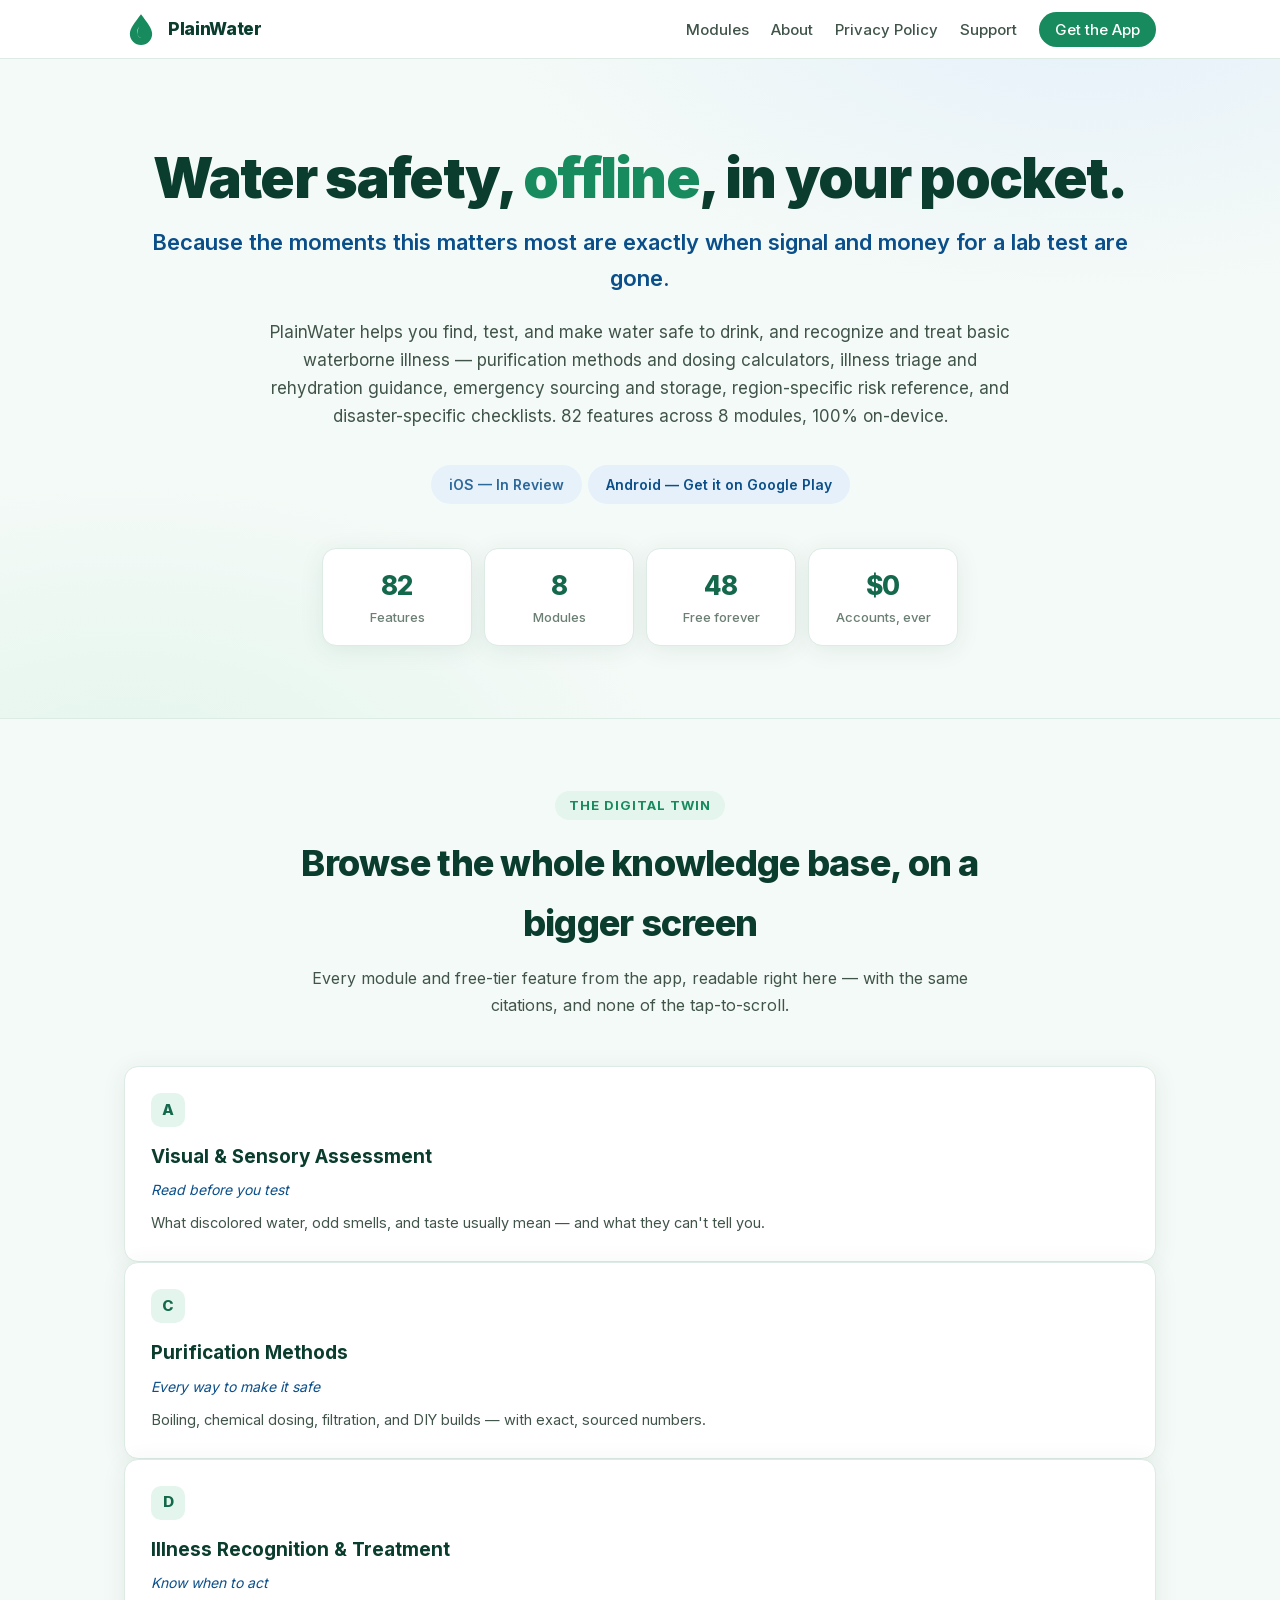
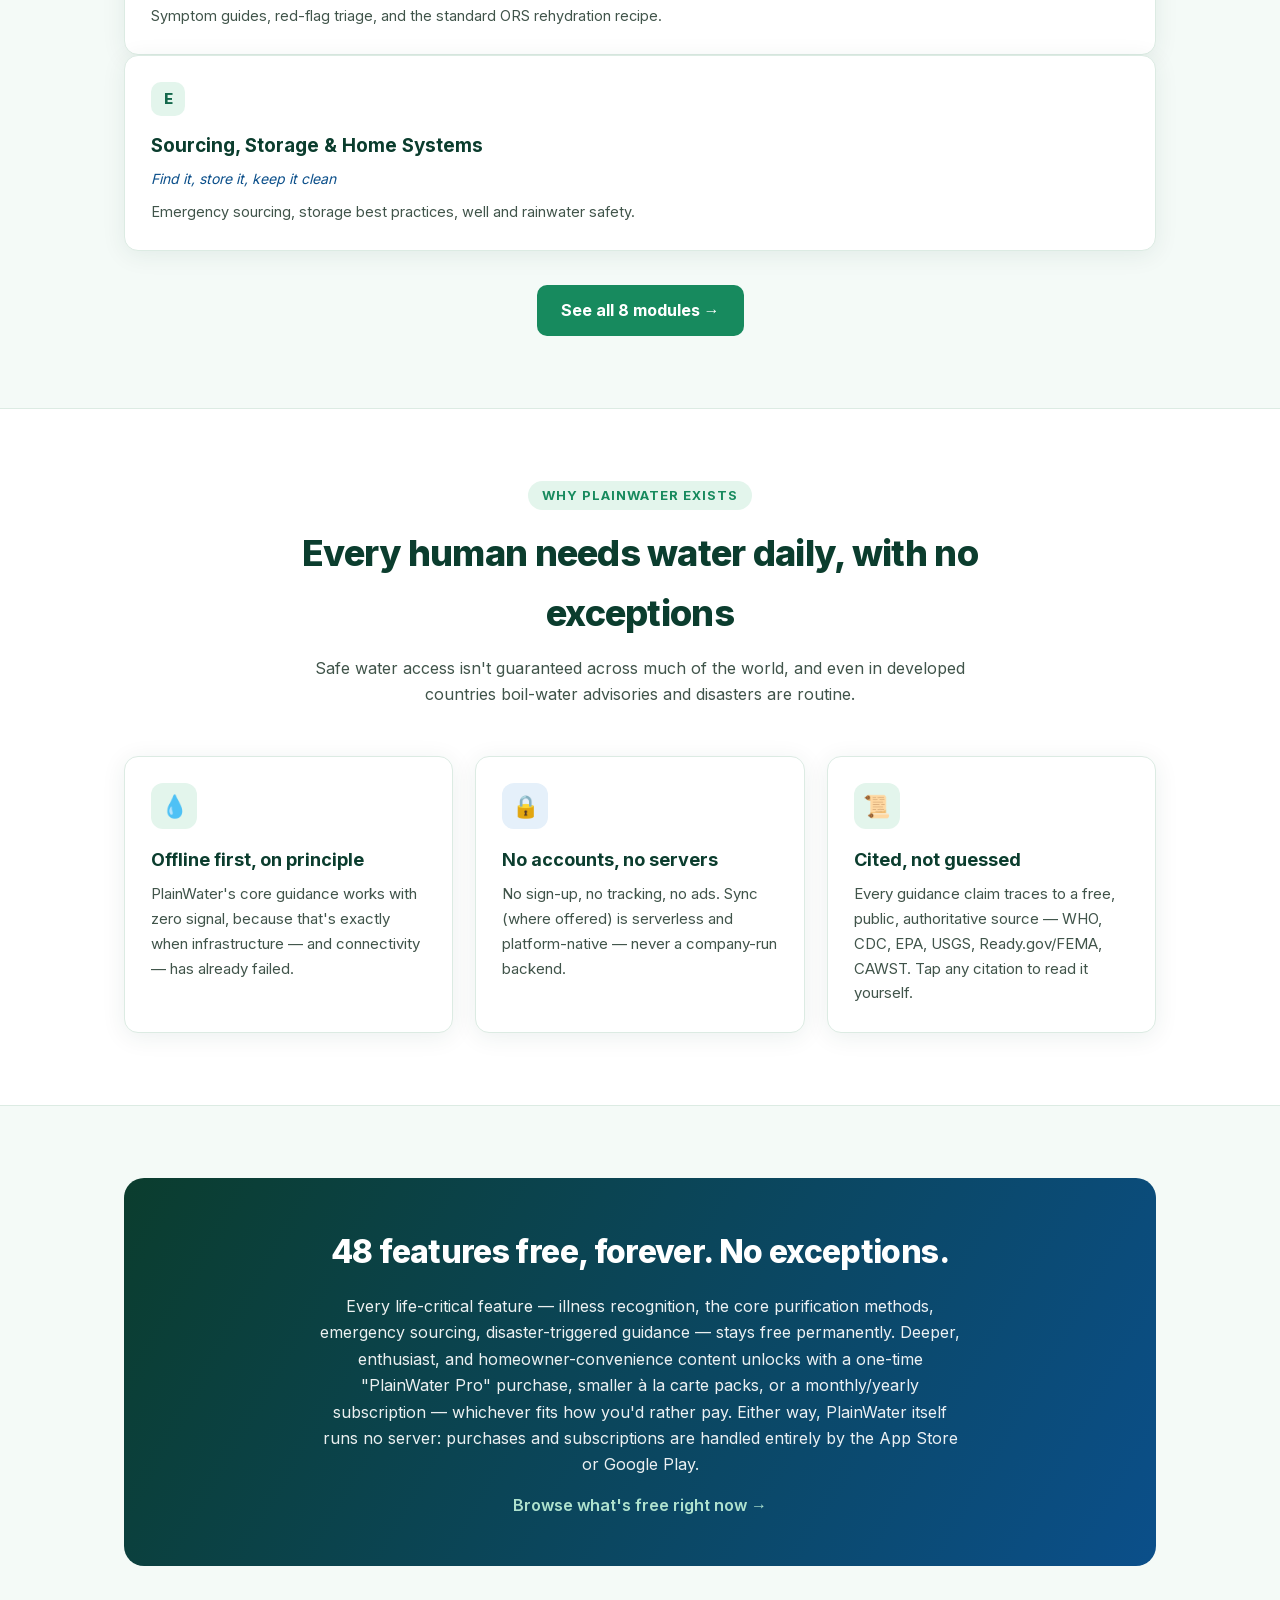
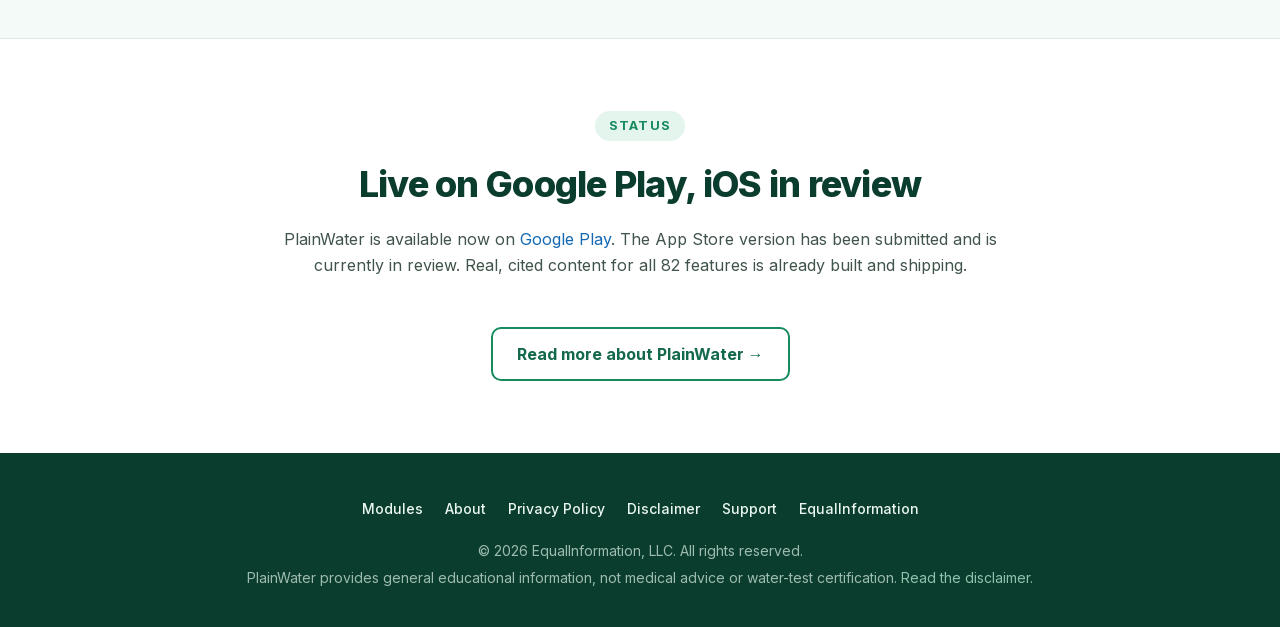
<file: index.html>
<!DOCTYPE html>
<html lang="en">
<head>
    <meta charset="UTF-8">
    <meta name="viewport" content="width=device-width, initial-scale=1.0">
    <title>PlainWater — Water Safety, Offline, In Your Pocket</title>
    <meta name="description" content="Water-safety expertise — normally locked behind labs, NGOs, and public-health departments — directly in your pocket, offline. 82 features across 8 modules, free where it matters most.">
    <link rel="canonical" href="https://bpupadhyaya.github.io/plainwater-site/">
    <link rel="icon" type="image/svg+xml" href="assets/img/favicon.svg">
    <meta name="theme-color" content="#0b3d2e">
    <meta property="og:title" content="PlainWater — Water Safety, Offline, In Your Pocket">
    <meta property="og:description" content="Water-safety expertise directly in your pocket, offline — since the people who need it most often have no signal and no money for a lab test.">
    <meta property="og:url" content="https://bpupadhyaya.github.io/plainwater-site/">
    <meta property="og:type" content="website">
    <meta property="og:site_name" content="PlainWater">
    <meta name="twitter:card" content="summary">
    <link rel="stylesheet" href="assets/fonts/inter.css">
    <link rel="stylesheet" href="assets/css/style.css">
    <link rel="stylesheet" href="assets/css/modules.css">
    <script type="application/ld+json">
    {
      "@context": "https://schema.org",
      "@type": "MobileApplication",
      "name": "PlainWater",
      "description": "Offline-first water-safety app: find, test, and make water safe to drink, and recognize/treat basic waterborne illness. 82 features across 8 modules.",
      "url": "https://bpupadhyaya.github.io/plainwater-site/",
      "applicationCategory": "MedicalApplication",
      "operatingSystem": "iOS, Android",
      "offers": { "@type": "Offer", "price": "0", "priceCurrency": "USD", "description": "Free download with optional one-time premium unlocks" },
      "author": { "@type": "Organization", "name": "EqualInformation, LLC", "url": "https://equalinformation.com" }
    }
    </script>
</head>
<body>

<nav>
    <div class="nav-inner">
        <a href="./" class="nav-logo">
            <img src="assets/img/favicon.svg" alt="" width="34" height="34">
            PlainWater
        </a>
        <ul class="nav-links">
            <li><a href="modules/">Modules</a></li>
            <li><a href="about/">About</a></li>
            <li><a href="privacy/">Privacy Policy</a></li>
            <li><a href="support/">Support</a></li>
            <li><a href="#download" class="nav-cta">Get the App</a></li>
        </ul>
        <button class="mobile-menu-btn" onclick="document.querySelector('.nav-links').classList.toggle('show')" aria-label="Menu">&#9776;</button>
    </div>
</nav>

<header class="hero" id="download">
    <div class="wrap">
        <h1>Water safety, <span class="accent">offline</span>, in your pocket.</h1>
        <p class="tagline">Because the moments this matters most are exactly when signal and money for a lab test are gone.</p>
        <p class="lede">
            PlainWater helps you find, test, and make water safe to drink, and recognize and
            treat basic waterborne illness — purification methods and dosing calculators,
            illness triage and rehydration guidance, emergency sourcing and storage,
            region-specific risk reference, and disaster-specific checklists. 82 features across
            8 modules, 100% on-device.
        </p>
        <div class="store-buttons">
            <span class="platform" style="opacity:0.85;">iOS — In Review</span>
            <a class="platform" style="text-decoration:none;" href="https://play.google.com/store/apps/details?id=com.equalinformation.plainwater.app" target="_blank" rel="noopener">Android — Get it on Google Play</a>
        </div>
        <div class="stats">
            <div class="stat"><div class="num">82</div><div class="label">Features</div></div>
            <div class="stat"><div class="num">8</div><div class="label">Modules</div></div>
            <div class="stat"><div class="num">48</div><div class="label">Free forever</div></div>
            <div class="stat"><div class="num">$0</div><div class="label">Accounts, ever</div></div>
        </div>
    </div>
</header>

<section class="tint" id="browse">
    <div class="wrap">
        <div class="section-head">
            <span class="kicker">The digital twin</span>
            <h2>Browse the whole knowledge base, on a bigger screen</h2>
            <p>Every module and free-tier feature from the app, readable right here — with the same citations, and none of the tap-to-scroll.</p>
        </div>
        <div class="module-grid">
            <a class="module-card" href="modules/a/"><span class="m-letter">A</span><h3>Visual &amp; Sensory Assessment</h3><p class="m-tagline">Read before you test</p><p>What discolored water, odd smells, and taste usually mean — and what they can't tell you.</p></a>
            <a class="module-card" href="modules/c/"><span class="m-letter">C</span><h3>Purification Methods</h3><p class="m-tagline">Every way to make it safe</p><p>Boiling, chemical dosing, filtration, and DIY builds — with exact, sourced numbers.</p></a>
            <a class="module-card" href="modules/d/"><span class="m-letter">D</span><h3>Illness Recognition &amp; Treatment</h3><p class="m-tagline">Know when to act</p><p>Symptom guides, red-flag triage, and the standard ORS rehydration recipe.</p></a>
            <a class="module-card" href="modules/e/"><span class="m-letter">E</span><h3>Sourcing, Storage &amp; Home Systems</h3><p class="m-tagline">Find it, store it, keep it clean</p><p>Emergency sourcing, storage best practices, well and rainwater safety.</p></a>
        </div>
        <div style="text-align:center; margin-top:34px;">
            <a class="btn" href="modules/">See all 8 modules &rarr;</a>
        </div>
    </div>
</section>

<section id="why">
    <div class="wrap">
        <div class="section-head">
            <span class="kicker">Why PlainWater exists</span>
            <h2>Every human needs water daily, with no exceptions</h2>
            <p>Safe water access isn't guaranteed across much of the world, and even in developed countries boil-water advisories and disasters are routine.</p>
        </div>
        <div class="grid">
            <div class="card">
                <div class="icon">&#128167;</div>
                <h3>Offline first, on principle</h3>
                <p>PlainWater's core guidance works with zero signal, because that's exactly when infrastructure — and connectivity — has already failed.</p>
            </div>
            <div class="card">
                <div class="icon blue">&#128274;</div>
                <h3>No accounts, no servers</h3>
                <p>No sign-up, no tracking, no ads. Sync (where offered) is serverless and platform-native — never a company-run backend.</p>
            </div>
            <div class="card">
                <div class="icon">&#128220;</div>
                <h3>Cited, not guessed</h3>
                <p>Every guidance claim traces to a free, public, authoritative source — WHO, CDC, EPA, USGS, Ready.gov/FEMA, CAWST. Tap any citation to read it yourself.</p>
            </div>
        </div>
    </div>
</section>

<section class="tint">
    <div class="wrap">
        <div class="privacy-banner">
            <h2>48 features free, forever. No exceptions.</h2>
            <p>
                Every life-critical feature — illness recognition, the core purification methods,
                emergency sourcing, disaster-triggered guidance — stays free permanently. Deeper,
                enthusiast, and homeowner-convenience content unlocks with a one-time
                "PlainWater Pro" purchase, smaller à la carte packs, or a monthly/yearly
                subscription — whichever fits how you'd rather pay. Either way, PlainWater itself
                runs no server: purchases and subscriptions are handled entirely by the App
                Store or Google Play.
            </p>
            <p><a href="modules/">Browse what's free right now &rarr;</a></p>
        </div>
    </div>
</section>

<section>
    <div class="wrap" style="text-align:center;">
        <div class="section-head">
            <span class="kicker">Status</span>
            <h2>Live on Google Play, iOS in review</h2>
            <p>PlainWater is available now on <a href="https://play.google.com/store/apps/details?id=com.equalinformation.plainwater.app" target="_blank" rel="noopener">Google Play</a>. The App Store version has been submitted and is currently in review. Real, cited content for all 82 features is already built and shipping.</p>
        </div>
        <a class="btn outline" href="about/">Read more about PlainWater &rarr;</a>
    </div>
</section>

<footer>
    <div class="footer-inner">
        <ul class="footer-links">
            <li><a href="modules/">Modules</a></li>
            <li><a href="about/">About</a></li>
            <li><a href="privacy/">Privacy Policy</a></li>
            <li><a href="disclaimer/">Disclaimer</a></li>
            <li><a href="support/">Support</a></li>
            <li><a href="https://equalinformation.com" target="_blank" rel="noopener">EqualInformation</a></li>
        </ul>
        <p class="footer-copy">
            &copy; 2026 EqualInformation, LLC. All rights reserved.<br>
            PlainWater provides general educational information, not medical advice or water-test certification. <a href="disclaimer/">Read the disclaimer</a>.
        </p>
    </div>
</footer>

</body>
</html>
</file>
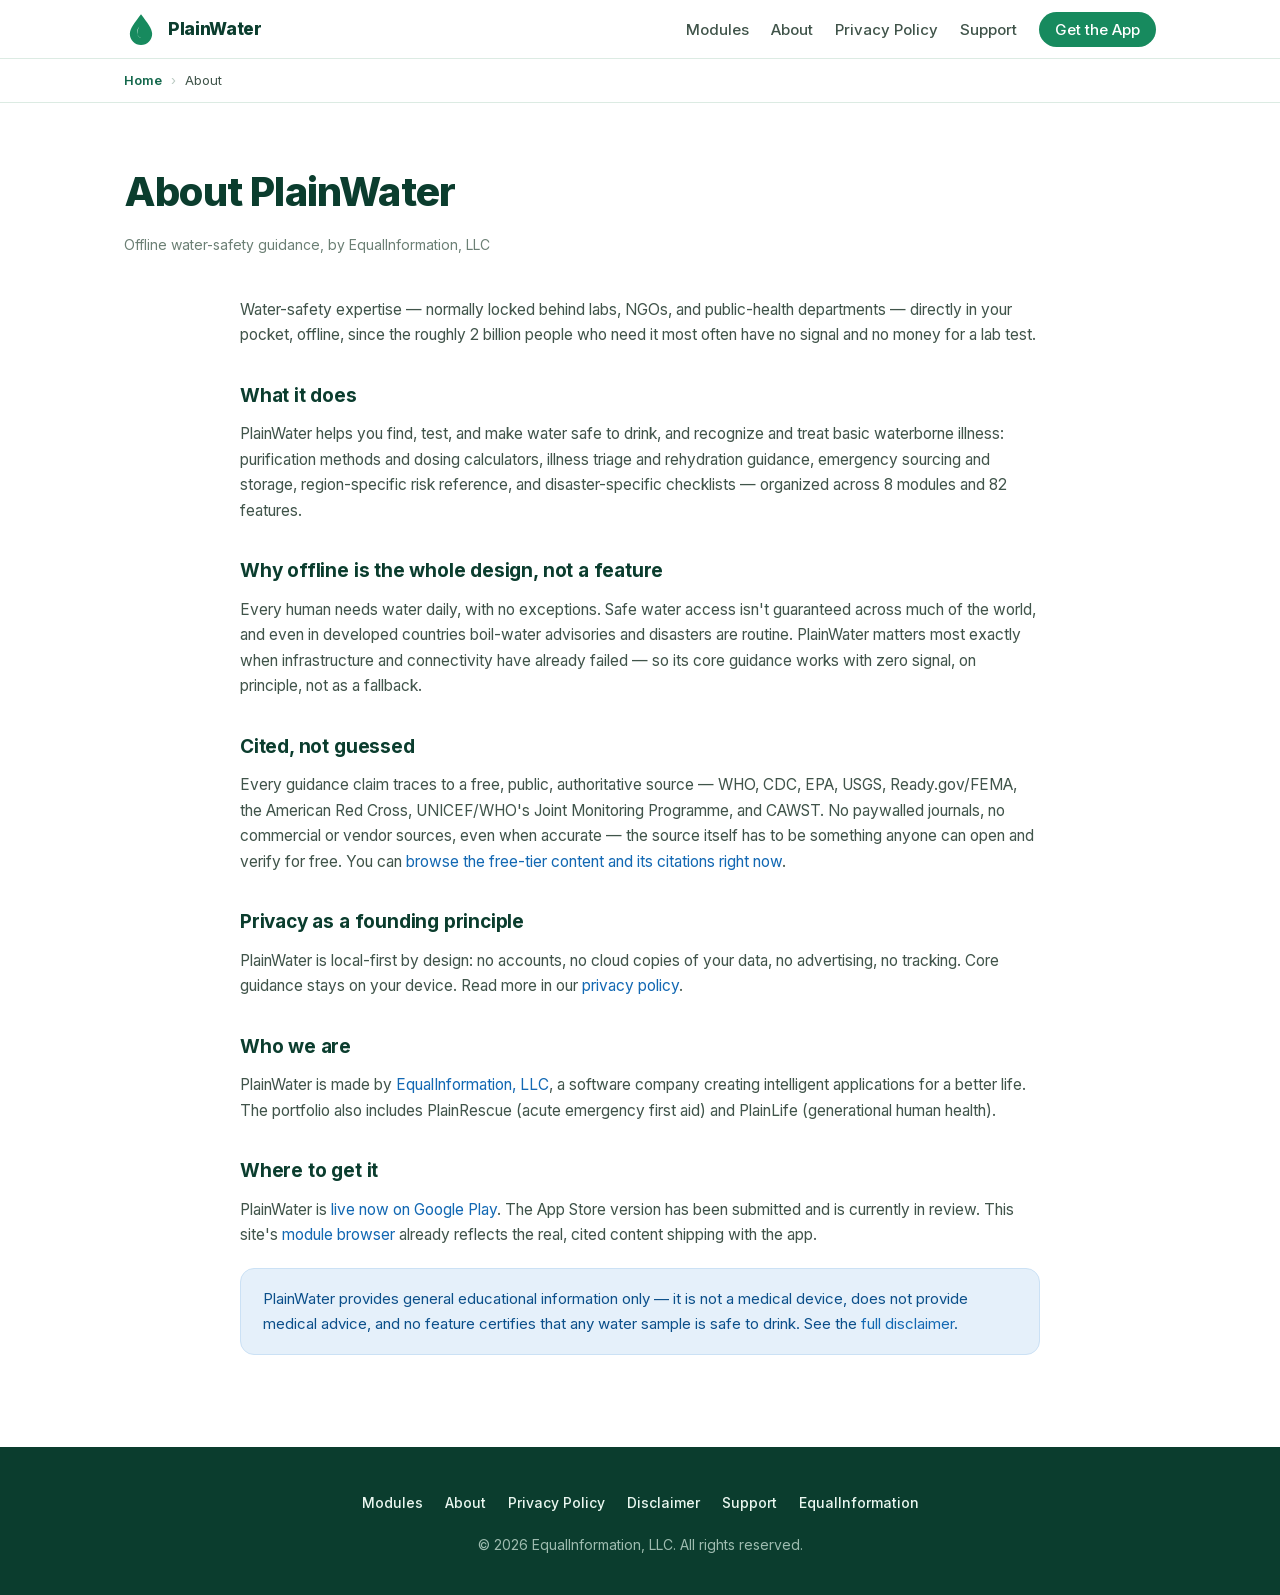
<file: about/index.html>
<!DOCTYPE html>
<html lang="en">
<head>
    <meta charset="UTF-8">
    <meta name="viewport" content="width=device-width, initial-scale=1.0">
    <title>About — PlainWater</title>
    <meta name="description" content="About PlainWater and EqualInformation, LLC — offline water-safety guidance, private by design.">
    <link rel="canonical" href="https://bpupadhyaya.github.io/plainwater-site/about/">
    <link rel="icon" type="image/svg+xml" href="../assets/img/favicon.svg">
    <meta name="theme-color" content="#0b3d2e">
    <link rel="stylesheet" href="../assets/fonts/inter.css">
    <link rel="stylesheet" href="../assets/css/style.css">
    <link rel="stylesheet" href="../assets/css/modules.css">
</head>
<body>

<nav>
    <div class="nav-inner">
        <a href="../" class="nav-logo">
            <img src="../assets/img/favicon.svg" alt="" width="34" height="34">
            PlainWater
        </a>
        <ul class="nav-links">
            <li><a href="../modules/">Modules</a></li>
            <li><a href="./">About</a></li>
            <li><a href="../privacy/">Privacy Policy</a></li>
            <li><a href="../support/">Support</a></li>
            <li><a href="../#download" class="nav-cta">Get the App</a></li>
        </ul>
        <button class="mobile-menu-btn" onclick="document.querySelector('.nav-links').classList.toggle('show')" aria-label="Menu">&#9776;</button>
    </div>
</nav>
<div class="crumbs" role="navigation" aria-label="Breadcrumb"><div class="wrap"><a href="../">Home</a><span class="sep">&rsaquo;</span><span class="current">About</span></div></div>

<div class="page-title"><div class="wrap">
    <h1>About PlainWater</h1>
    <p class="meta">Offline water-safety guidance, by EqualInformation, LLC</p>
</div></div>

<div class="content wrap">
    <p>
        Water-safety expertise — normally locked behind labs, NGOs, and public-health departments
        — directly in your pocket, offline, since the roughly 2 billion people who need it most
        often have no signal and no money for a lab test.
    </p>

    <h3>What it does</h3>
    <p>
        PlainWater helps you find, test, and make water safe to drink, and recognize and treat
        basic waterborne illness: purification methods and dosing calculators, illness triage and
        rehydration guidance, emergency sourcing and storage, region-specific risk reference, and
        disaster-specific checklists — organized across 8 modules and 82 features.
    </p>

    <h3>Why offline is the whole design, not a feature</h3>
    <p>
        Every human needs water daily, with no exceptions. Safe water access isn't guaranteed
        across much of the world, and even in developed countries boil-water advisories and
        disasters are routine. PlainWater matters most exactly when infrastructure and
        connectivity have already failed — so its core guidance works with zero signal, on
        principle, not as a fallback.
    </p>

    <h3>Cited, not guessed</h3>
    <p>
        Every guidance claim traces to a free, public, authoritative source — WHO, CDC, EPA,
        USGS, Ready.gov/FEMA, the American Red Cross, UNICEF/WHO's Joint Monitoring Programme, and
        CAWST. No paywalled journals, no commercial or vendor sources, even when accurate — the
        source itself has to be something anyone can open and verify for free. You can
        <a href="../modules/">browse the free-tier content and its citations right now</a>.
    </p>

    <h3>Privacy as a founding principle</h3>
    <p>
        PlainWater is local-first by design: no accounts, no cloud copies of your data, no
        advertising, no tracking. Core guidance stays on your device. Read more in our
        <a href="../privacy/">privacy policy</a>.
    </p>

    <h3>Who we are</h3>
    <p>
        PlainWater is made by <a href="https://equalinformation.com" target="_blank" rel="noopener">EqualInformation, LLC</a>,
        a software company creating intelligent applications for a better life. The portfolio
        also includes PlainRescue (acute emergency first aid) and PlainLife (generational human
        health).
    </p>

    <h3>Where to get it</h3>
    <p>
        PlainWater is <a href="https://play.google.com/store/apps/details?id=com.equalinformation.plainwater.app" target="_blank" rel="noopener">live now on Google Play</a>. The App Store version has been submitted and is currently in review. This site's <a href="../modules/">module browser</a> already reflects the real, cited content shipping with the app.
    </p>

    <div class="notice">
        PlainWater provides general educational information only — it is not a medical device,
        does not provide medical advice, and no feature certifies that any water sample is safe
        to drink. See the <a href="../disclaimer/">full disclaimer</a>.
    </div>
</div>

<footer>
    <div class="footer-inner">
        <ul class="footer-links">
            <li><a href="../modules/">Modules</a></li>
            <li><a href="./">About</a></li>
            <li><a href="../privacy/">Privacy Policy</a></li>
            <li><a href="../disclaimer/">Disclaimer</a></li>
            <li><a href="../support/">Support</a></li>
            <li><a href="https://equalinformation.com" target="_blank" rel="noopener">EqualInformation</a></li>
        </ul>
        <p class="footer-copy">&copy; 2026 EqualInformation, LLC. All rights reserved.</p>
    </div>
</footer>

</body>
</html>
</file>
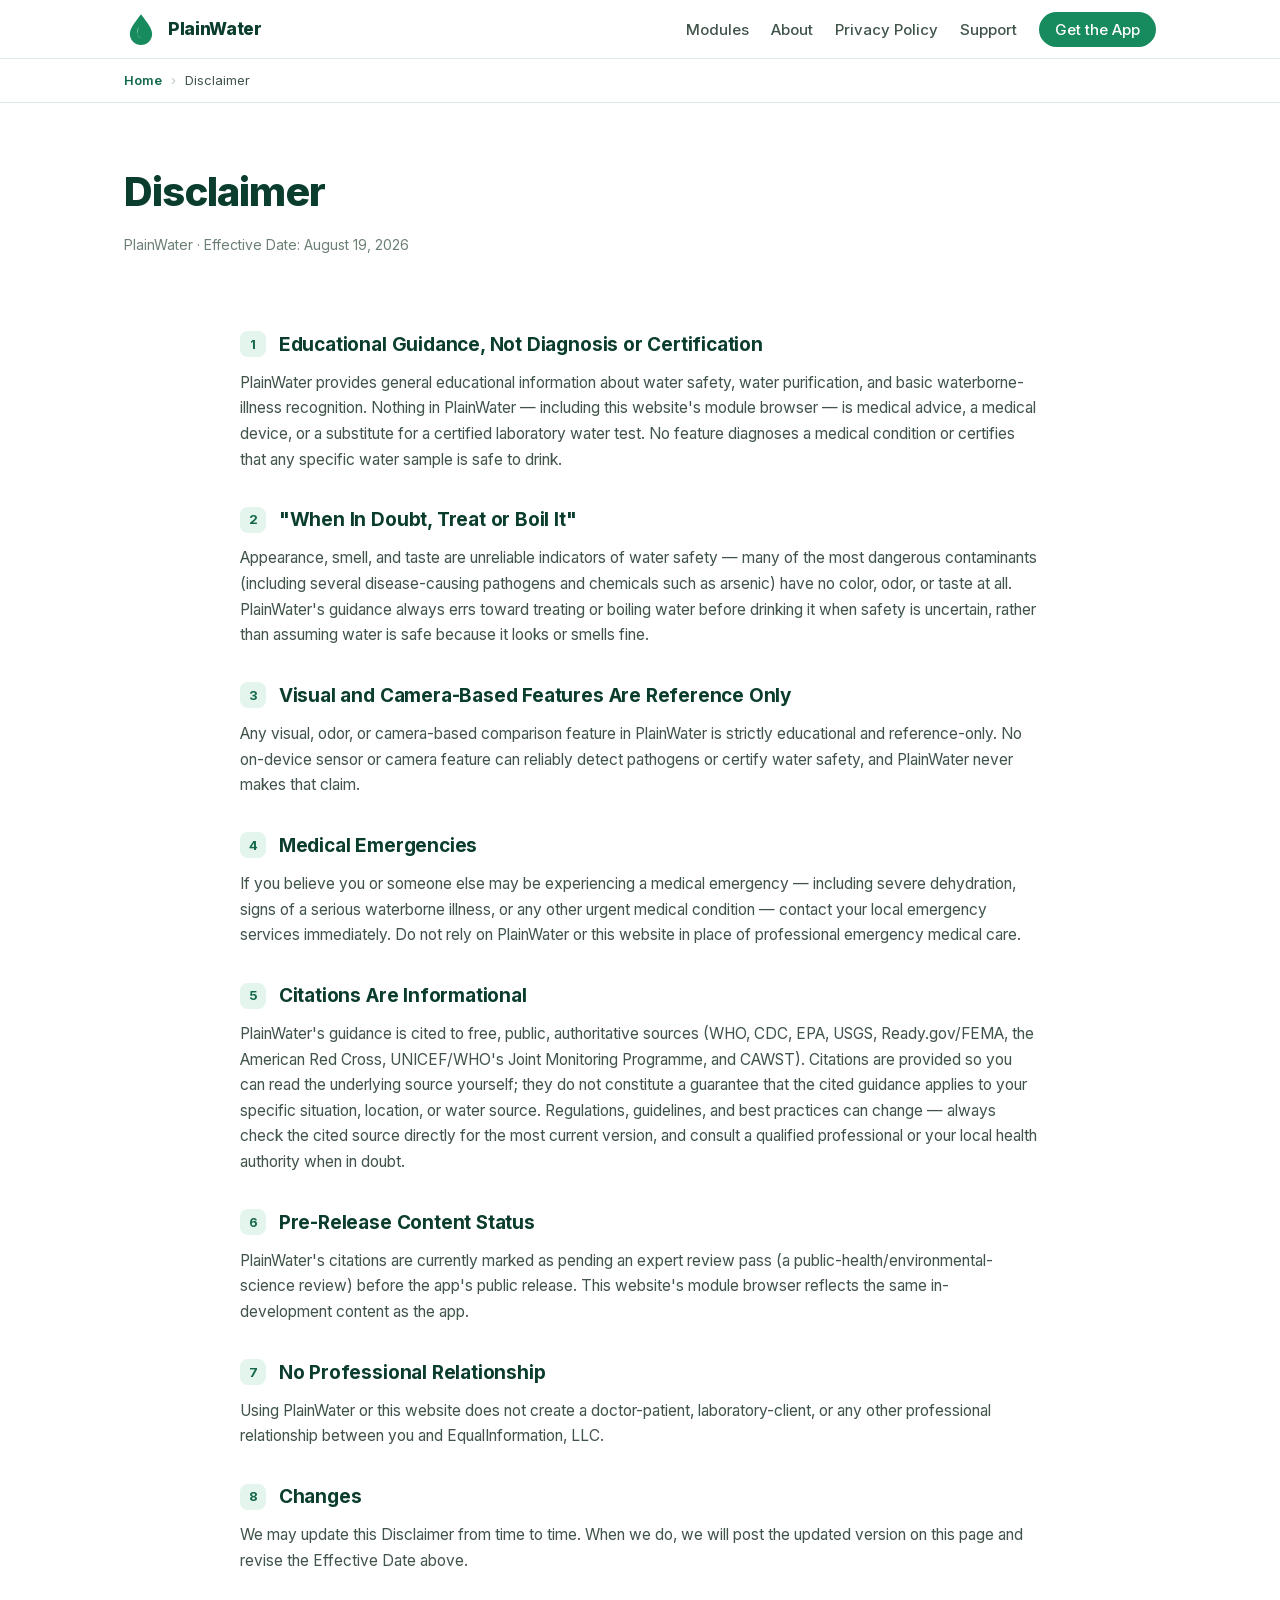
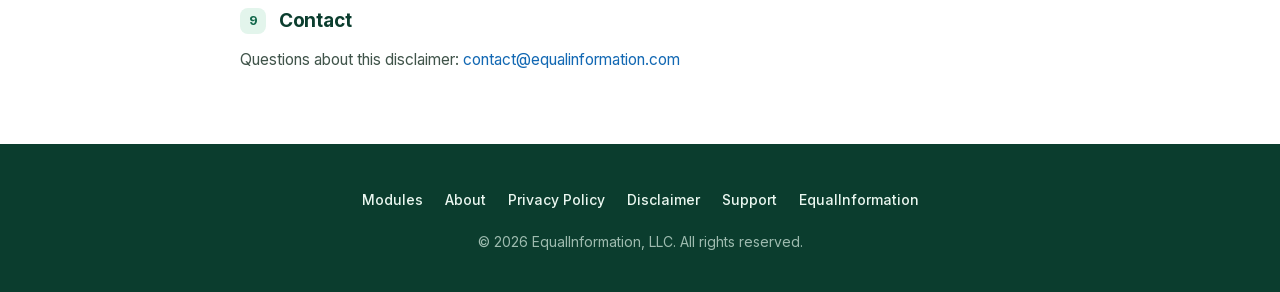
<file: disclaimer/index.html>
<!DOCTYPE html>
<html lang="en">
<head>
    <meta charset="UTF-8">
    <meta name="viewport" content="width=device-width, initial-scale=1.0">
    <title>Disclaimer — PlainWater</title>
    <meta name="description" content="Medical and water-safety disclaimer for the PlainWater app by EqualInformation, LLC.">
    <link rel="canonical" href="https://bpupadhyaya.github.io/plainwater-site/disclaimer/">
    <link rel="icon" type="image/svg+xml" href="../assets/img/favicon.svg">
    <meta name="theme-color" content="#0b3d2e">
    <link rel="stylesheet" href="../assets/fonts/inter.css">
    <link rel="stylesheet" href="../assets/css/style.css">
    <link rel="stylesheet" href="../assets/css/modules.css">
</head>
<body>

<nav>
    <div class="nav-inner">
        <a href="../" class="nav-logo">
            <img src="../assets/img/favicon.svg" alt="" width="34" height="34">
            PlainWater
        </a>
        <ul class="nav-links">
            <li><a href="../modules/">Modules</a></li>
            <li><a href="../about/">About</a></li>
            <li><a href="../privacy/">Privacy Policy</a></li>
            <li><a href="../support/">Support</a></li>
            <li><a href="../#download" class="nav-cta">Get the App</a></li>
        </ul>
        <button class="mobile-menu-btn" onclick="document.querySelector('.nav-links').classList.toggle('show')" aria-label="Menu">&#9776;</button>
    </div>
</nav>
<div class="crumbs" role="navigation" aria-label="Breadcrumb"><div class="wrap"><a href="../">Home</a><span class="sep">&rsaquo;</span><span class="current">Disclaimer</span></div></div>

<div class="page-title"><div class="wrap">
    <h1>Disclaimer</h1>
    <p class="meta">PlainWater &middot; Effective Date: August 19, 2026</p>
</div></div>

<div class="content wrap">

    <h3><span class="policy-number">1</span> Educational Guidance, Not Diagnosis or Certification</h3>
    <p>PlainWater provides general educational information about water safety, water purification, and basic waterborne-illness recognition. Nothing in PlainWater &mdash; including this website's module browser &mdash; is medical advice, a medical device, or a substitute for a certified laboratory water test. No feature diagnoses a medical condition or certifies that any specific water sample is safe to drink.</p>

    <h3><span class="policy-number">2</span> "When In Doubt, Treat or Boil It"</h3>
    <p>Appearance, smell, and taste are unreliable indicators of water safety &mdash; many of the most dangerous contaminants (including several disease-causing pathogens and chemicals such as arsenic) have no color, odor, or taste at all. PlainWater's guidance always errs toward treating or boiling water before drinking it when safety is uncertain, rather than assuming water is safe because it looks or smells fine.</p>

    <h3><span class="policy-number">3</span> Visual and Camera-Based Features Are Reference Only</h3>
    <p>Any visual, odor, or camera-based comparison feature in PlainWater is strictly educational and reference-only. No on-device sensor or camera feature can reliably detect pathogens or certify water safety, and PlainWater never makes that claim.</p>

    <h3><span class="policy-number">4</span> Medical Emergencies</h3>
    <p>If you believe you or someone else may be experiencing a medical emergency &mdash; including severe dehydration, signs of a serious waterborne illness, or any other urgent medical condition &mdash; contact your local emergency services immediately. Do not rely on PlainWater or this website in place of professional emergency medical care.</p>

    <h3><span class="policy-number">5</span> Citations Are Informational</h3>
    <p>PlainWater's guidance is cited to free, public, authoritative sources (WHO, CDC, EPA, USGS, Ready.gov/FEMA, the American Red Cross, UNICEF/WHO's Joint Monitoring Programme, and CAWST). Citations are provided so you can read the underlying source yourself; they do not constitute a guarantee that the cited guidance applies to your specific situation, location, or water source. Regulations, guidelines, and best practices can change — always check the cited source directly for the most current version, and consult a qualified professional or your local health authority when in doubt.</p>

    <h3><span class="policy-number">6</span> Pre-Release Content Status</h3>
    <p>PlainWater's citations are currently marked as pending an expert review pass (a public-health/environmental-science review) before the app's public release. This website's module browser reflects the same in-development content as the app.</p>

    <h3><span class="policy-number">7</span> No Professional Relationship</h3>
    <p>Using PlainWater or this website does not create a doctor-patient, laboratory-client, or any other professional relationship between you and EqualInformation, LLC.</p>

    <h3><span class="policy-number">8</span> Changes</h3>
    <p>We may update this Disclaimer from time to time. When we do, we will post the updated version on this page and revise the Effective Date above.</p>

    <h3><span class="policy-number">9</span> Contact</h3>
    <p>Questions about this disclaimer: <a href="mailto:contact@equalinformation.com">contact@equalinformation.com</a></p>

</div>

<footer>
    <div class="footer-inner">
        <ul class="footer-links">
            <li><a href="../modules/">Modules</a></li>
            <li><a href="../about/">About</a></li>
            <li><a href="../privacy/">Privacy Policy</a></li>
            <li><a href="./">Disclaimer</a></li>
            <li><a href="../support/">Support</a></li>
            <li><a href="https://equalinformation.com" target="_blank" rel="noopener">EqualInformation</a></li>
        </ul>
        <p class="footer-copy">&copy; 2026 EqualInformation, LLC. All rights reserved.</p>
    </div>
</footer>

</body>
</html>
</file>
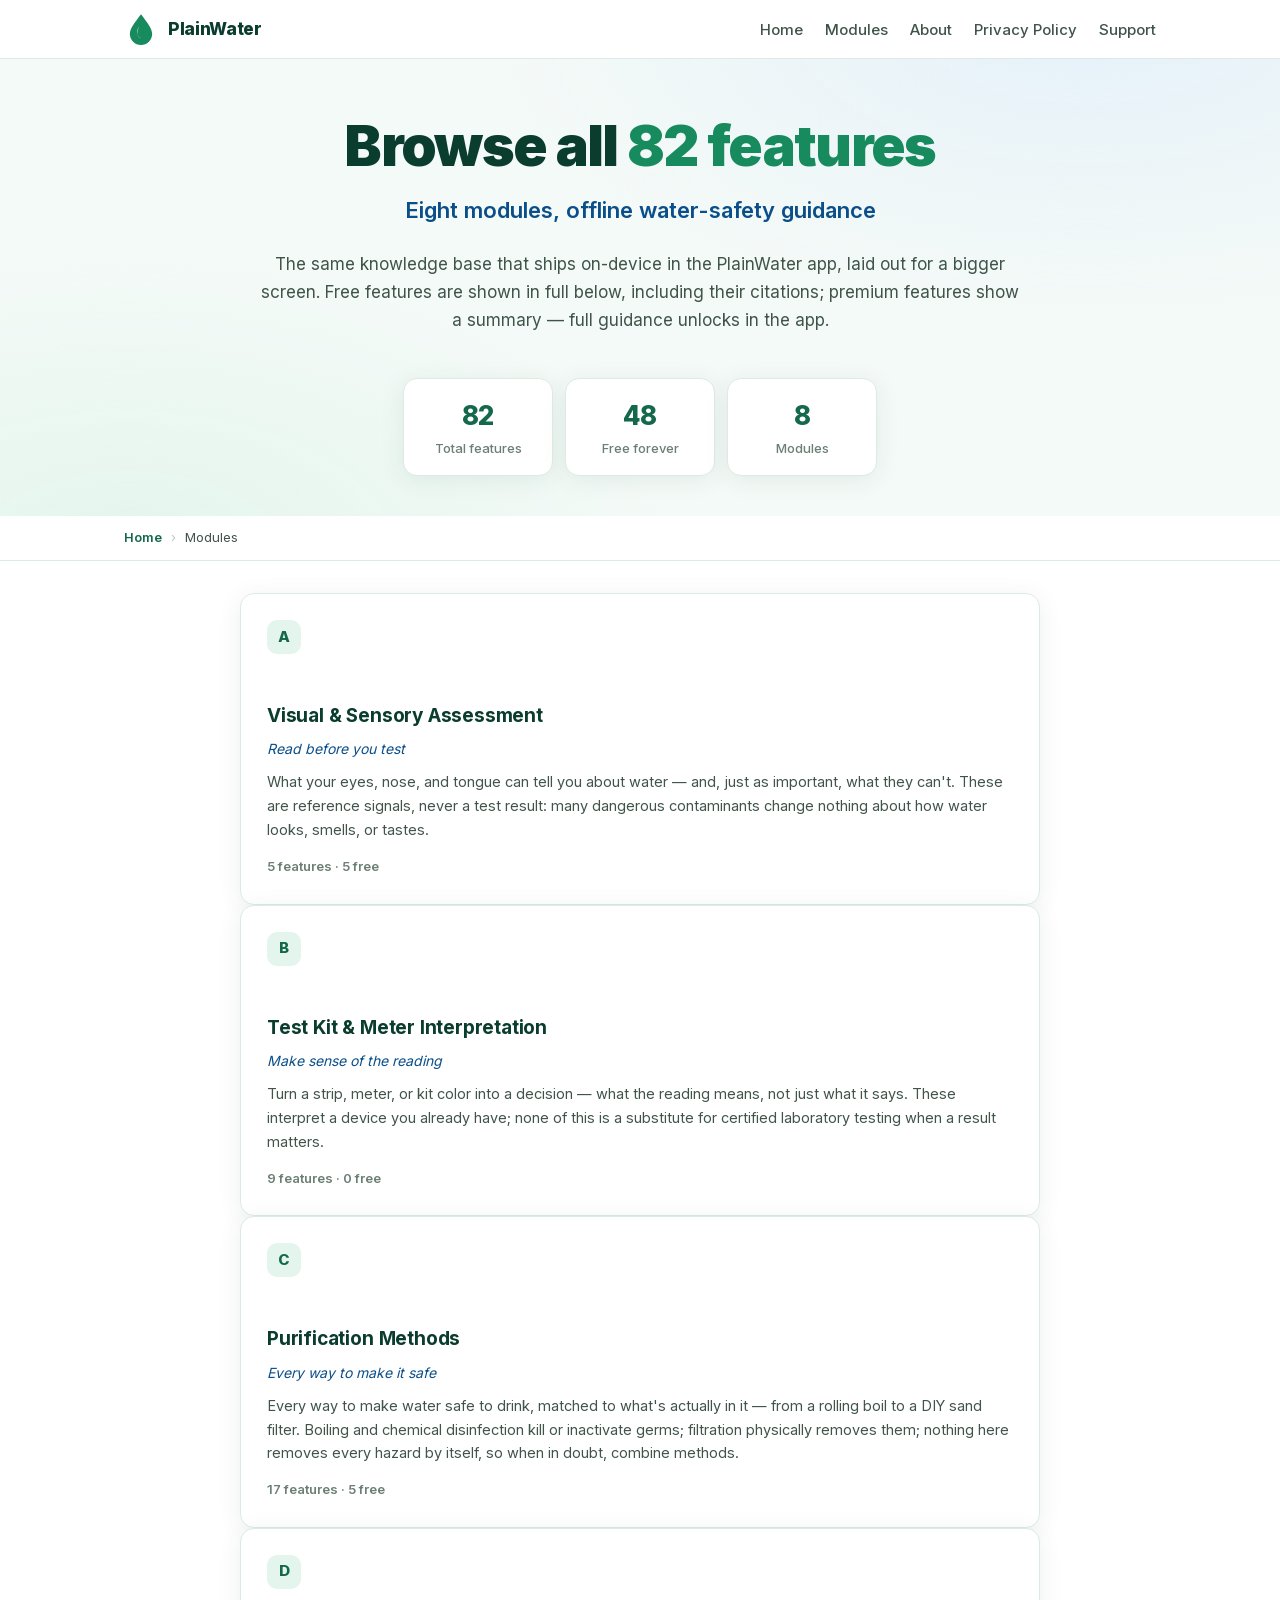
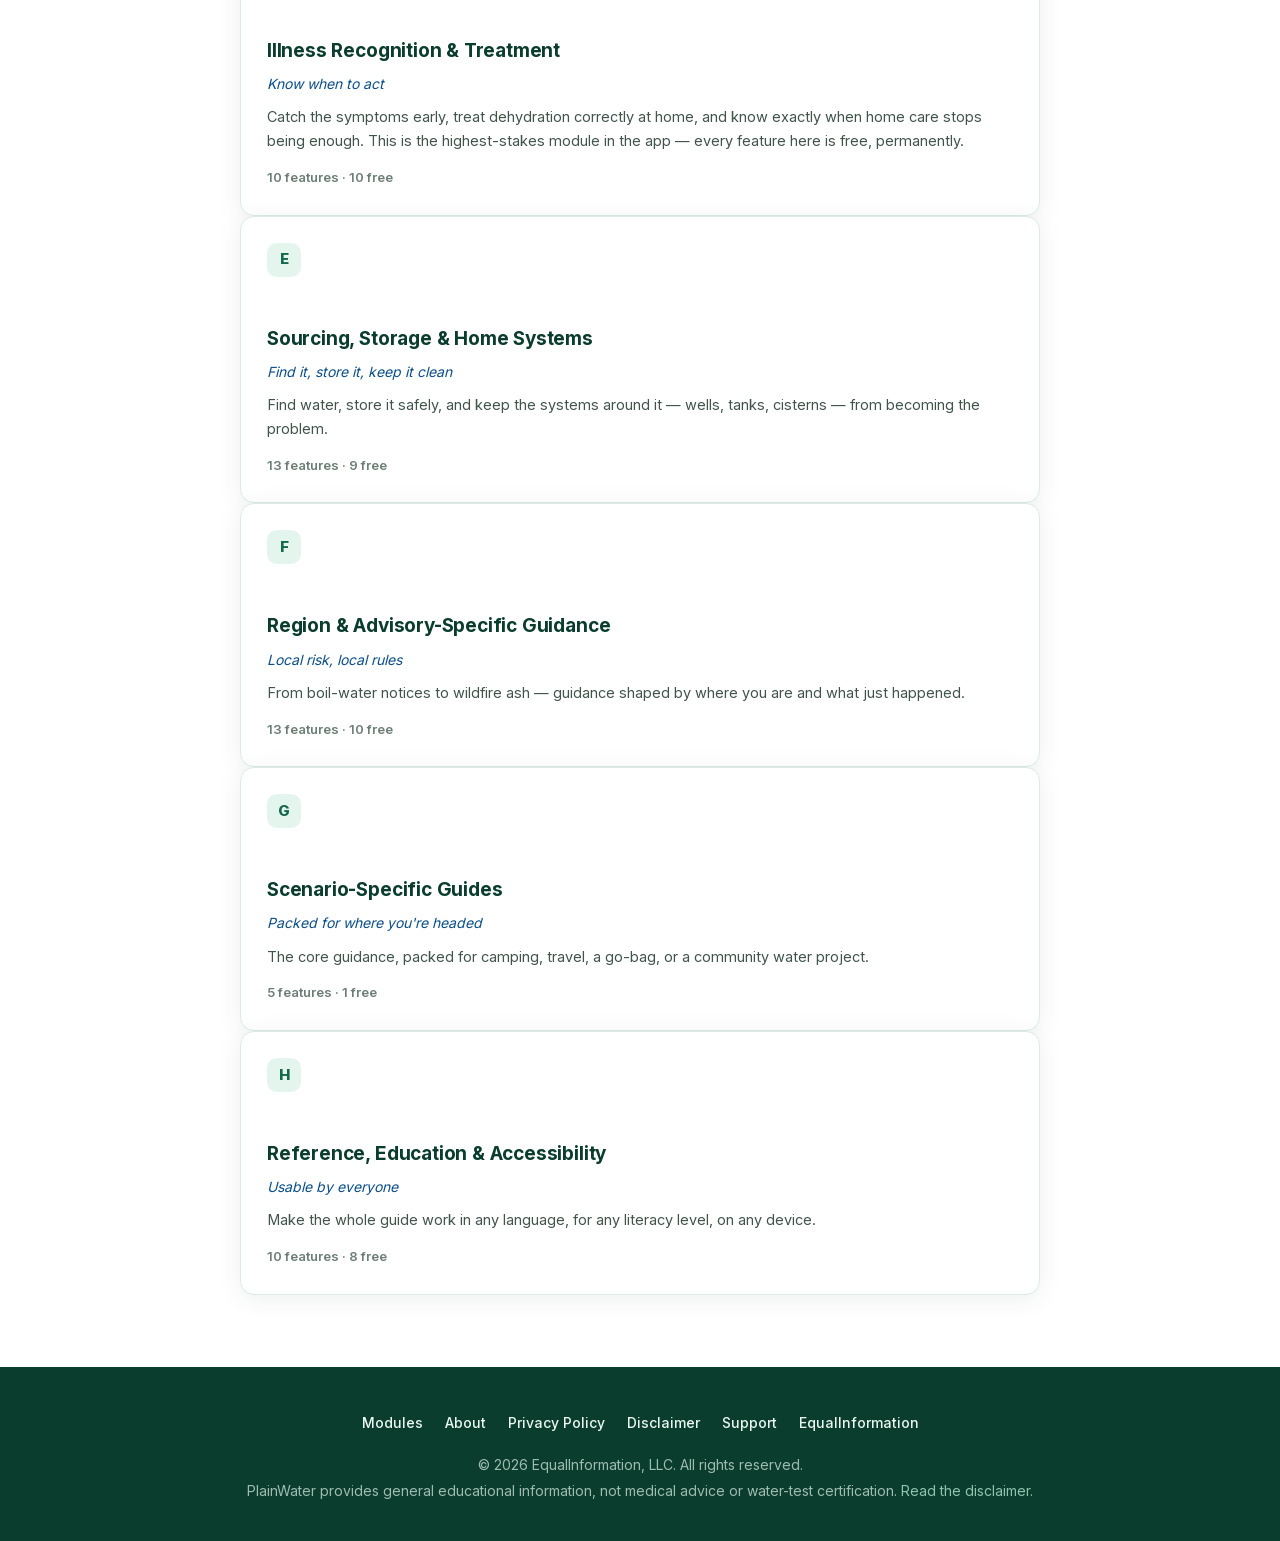
<file: modules/index.html>
<!DOCTYPE html>
<html lang="en">
<head>
    <meta charset="UTF-8">
    <meta name="viewport" content="width=device-width, initial-scale=1.0">
    <title>Browse All Features — PlainWater</title>
    <meta name="description" content="Browse all 78 PlainWater water-safety features across 8 modules, with full free-tier content and citations.">
    <link rel="canonical" href="https://bpupadhyaya.github.io/plainwater-site/modules/">
    <link rel="icon" type="image/svg+xml" href="../assets/img/favicon.svg">
    <meta name="theme-color" content="#0b3d2e">
    <link rel="stylesheet" href="../assets/fonts/inter.css">
    <link rel="stylesheet" href="../assets/css/style.css">
    <link rel="stylesheet" href="../assets/css/modules.css">
</head>
<body>
<nav>
    <div class="nav-inner">
        <a href="../" class="nav-logo">
            <img src="../assets/img/favicon.svg" alt="" width="34" height="34">
            PlainWater
        </a>
        <ul class="nav-links">
            <li><a href="../">Home</a></li>
            <li><a href="../modules/">Modules</a></li>
            <li><a href="../about/">About</a></li>
            <li><a href="../privacy/">Privacy Policy</a></li>
            <li><a href="../support/">Support</a></li>
        </ul>
        <button class="mobile-menu-btn" onclick="document.querySelector('.nav-links').classList.toggle('show')" aria-label="Menu">&#9776;</button>
    </div>
</nav>

<div class="hero hero-sub">
    <div class="wrap">
        <h1>Browse all <span class="accent">82 features</span></h1>
        <p class="tagline">Eight modules, offline water-safety guidance</p>
        <p class="lede">The same knowledge base that ships on-device in the PlainWater app, laid out for a bigger screen. Free features are shown in full below, including their citations; premium features show a summary — full guidance unlocks in the app.</p>
        <div class="stats">
            <div class="stat"><div class="num">82</div><div class="label">Total features</div></div>
            <div class="stat"><div class="num">48</div><div class="label">Free forever</div></div>
            <div class="stat"><div class="num">8</div><div class="label">Modules</div></div>
        </div>
    </div>
</div>
<div class="crumbs" role="navigation" aria-label="Breadcrumb"><div class="wrap"><a href="../">Home</a><span class="sep">&rsaquo;</span><span class="current">Modules</span></div></div>
<div class="content wrap">
    <div class="module-grid">
        
        <a class="module-card" href="a/">
            <span class="m-letter">A</span>
            <h3>Visual &amp; Sensory Assessment</h3>
            <p class="m-tagline">Read before you test</p>
            <p>What your eyes, nose, and tongue can tell you about water — and, just as important, what they can't. These are reference signals, never a test result: many dangerous contaminants change nothing about how water looks, smells, or tastes.</p>
            <div class="m-counts">5 features &middot; 5 free</div>
        </a>
        <a class="module-card" href="b/">
            <span class="m-letter">B</span>
            <h3>Test Kit &amp; Meter Interpretation</h3>
            <p class="m-tagline">Make sense of the reading</p>
            <p>Turn a strip, meter, or kit color into a decision — what the reading means, not just what it says. These interpret a device you already have; none of this is a substitute for certified laboratory testing when a result matters.</p>
            <div class="m-counts">9 features &middot; 0 free</div>
        </a>
        <a class="module-card" href="c/">
            <span class="m-letter">C</span>
            <h3>Purification Methods</h3>
            <p class="m-tagline">Every way to make it safe</p>
            <p>Every way to make water safe to drink, matched to what's actually in it — from a rolling boil to a DIY sand filter. Boiling and chemical disinfection kill or inactivate germs; filtration physically removes them; nothing here removes every hazard by itself, so when in doubt, combine methods.</p>
            <div class="m-counts">17 features &middot; 5 free</div>
        </a>
        <a class="module-card" href="d/">
            <span class="m-letter">D</span>
            <h3>Illness Recognition &amp; Treatment</h3>
            <p class="m-tagline">Know when to act</p>
            <p>Catch the symptoms early, treat dehydration correctly at home, and know exactly when home care stops being enough. This is the highest-stakes module in the app — every feature here is free, permanently.</p>
            <div class="m-counts">10 features &middot; 10 free</div>
        </a>
        <a class="module-card" href="e/">
            <span class="m-letter">E</span>
            <h3>Sourcing, Storage &amp; Home Systems</h3>
            <p class="m-tagline">Find it, store it, keep it clean</p>
            <p>Find water, store it safely, and keep the systems around it — wells, tanks, cisterns — from becoming the problem.</p>
            <div class="m-counts">13 features &middot; 9 free</div>
        </a>
        <a class="module-card" href="f/">
            <span class="m-letter">F</span>
            <h3>Region &amp; Advisory-Specific Guidance</h3>
            <p class="m-tagline">Local risk, local rules</p>
            <p>From boil-water notices to wildfire ash — guidance shaped by where you are and what just happened.</p>
            <div class="m-counts">13 features &middot; 10 free</div>
        </a>
        <a class="module-card" href="g/">
            <span class="m-letter">G</span>
            <h3>Scenario-Specific Guides</h3>
            <p class="m-tagline">Packed for where you're headed</p>
            <p>The core guidance, packed for camping, travel, a go-bag, or a community water project.</p>
            <div class="m-counts">5 features &middot; 1 free</div>
        </a>
        <a class="module-card" href="h/">
            <span class="m-letter">H</span>
            <h3>Reference, Education &amp; Accessibility</h3>
            <p class="m-tagline">Usable by everyone</p>
            <p>Make the whole guide work in any language, for any literacy level, on any device.</p>
            <div class="m-counts">10 features &middot; 8 free</div>
        </a>
    </div>
</div>
<footer>
    <div class="footer-inner">
        <ul class="footer-links">
            <li><a href="../modules/">Modules</a></li>
            <li><a href="../about/">About</a></li>
            <li><a href="../privacy/">Privacy Policy</a></li>
            <li><a href="../disclaimer/">Disclaimer</a></li>
            <li><a href="../support/">Support</a></li>
            <li><a href="https://equalinformation.com" target="_blank" rel="noopener">EqualInformation</a></li>
        </ul>
        <p class="footer-copy">
            &copy; 2026 EqualInformation, LLC. All rights reserved.<br>
            PlainWater provides general educational information, not medical advice or water-test certification. <a href="../disclaimer/">Read the disclaimer</a>.
        </p>
    </div>
</footer>
</body>
</html>
</file>
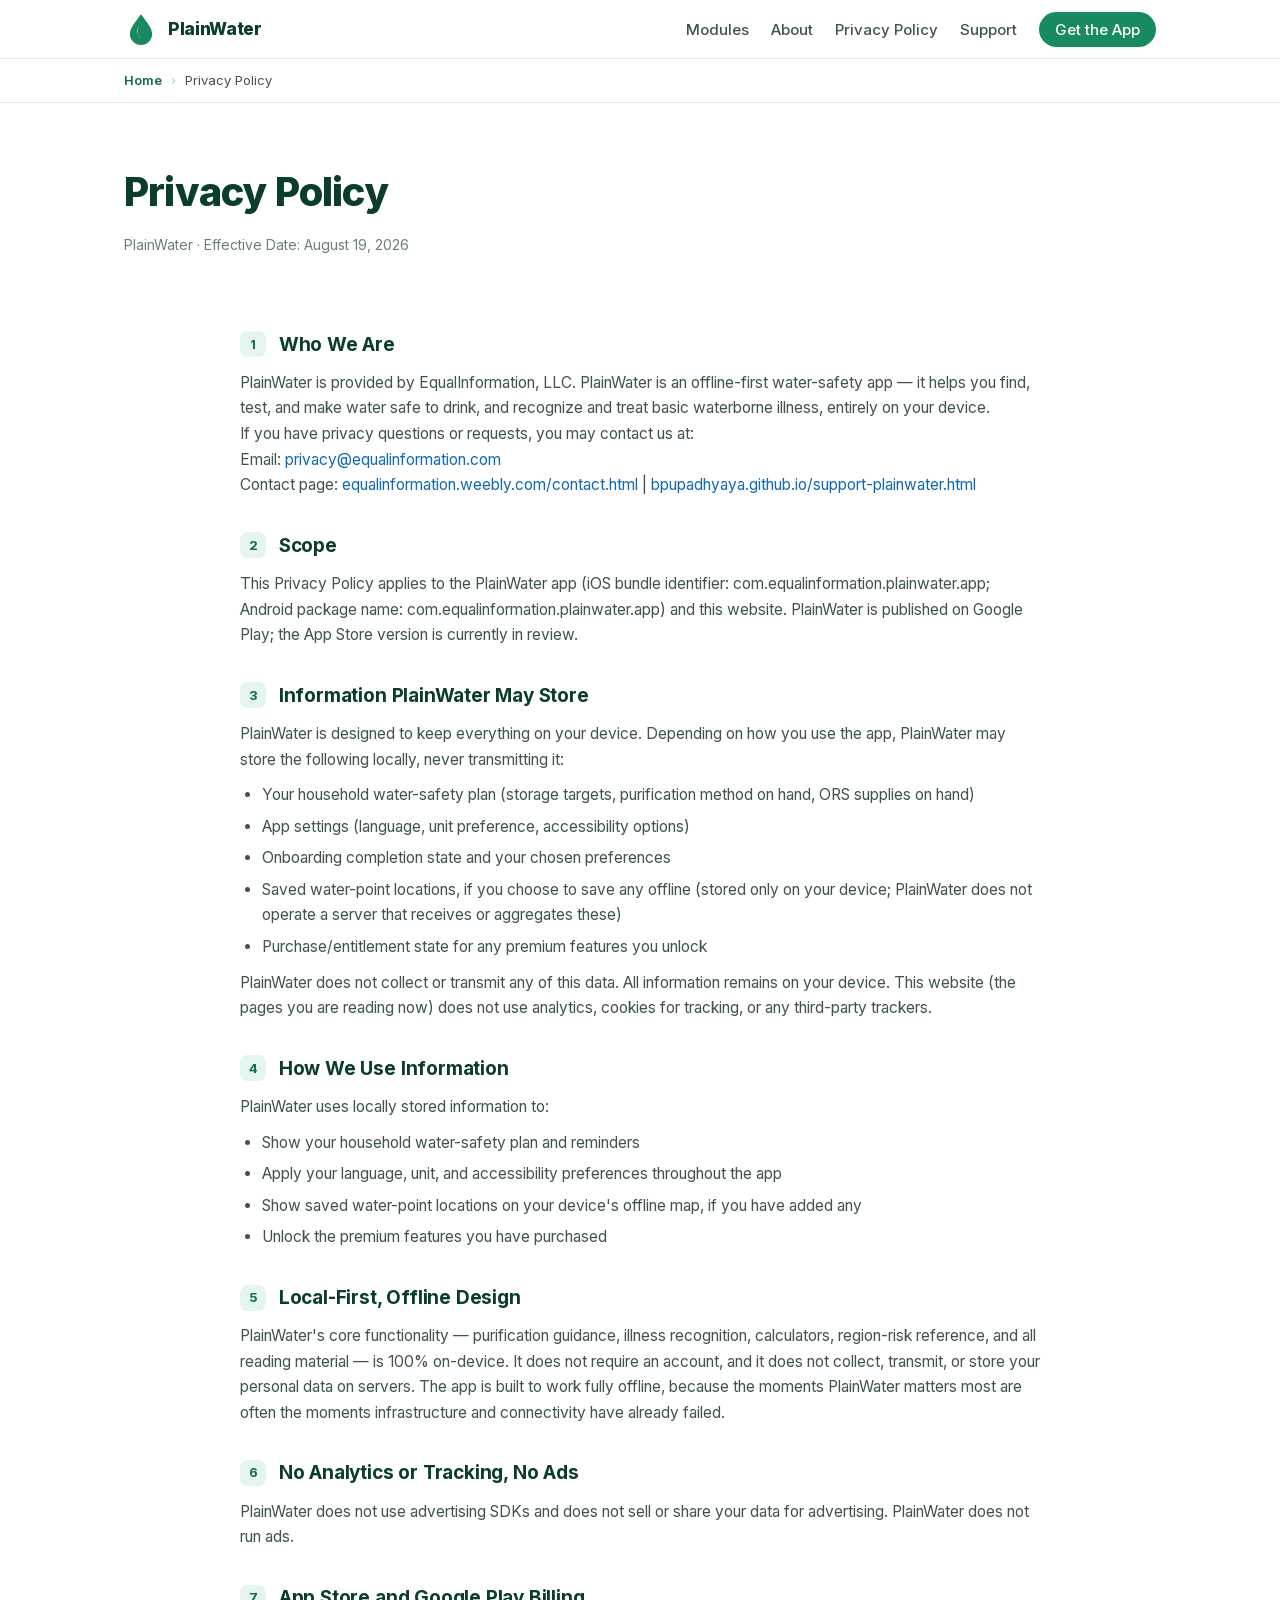
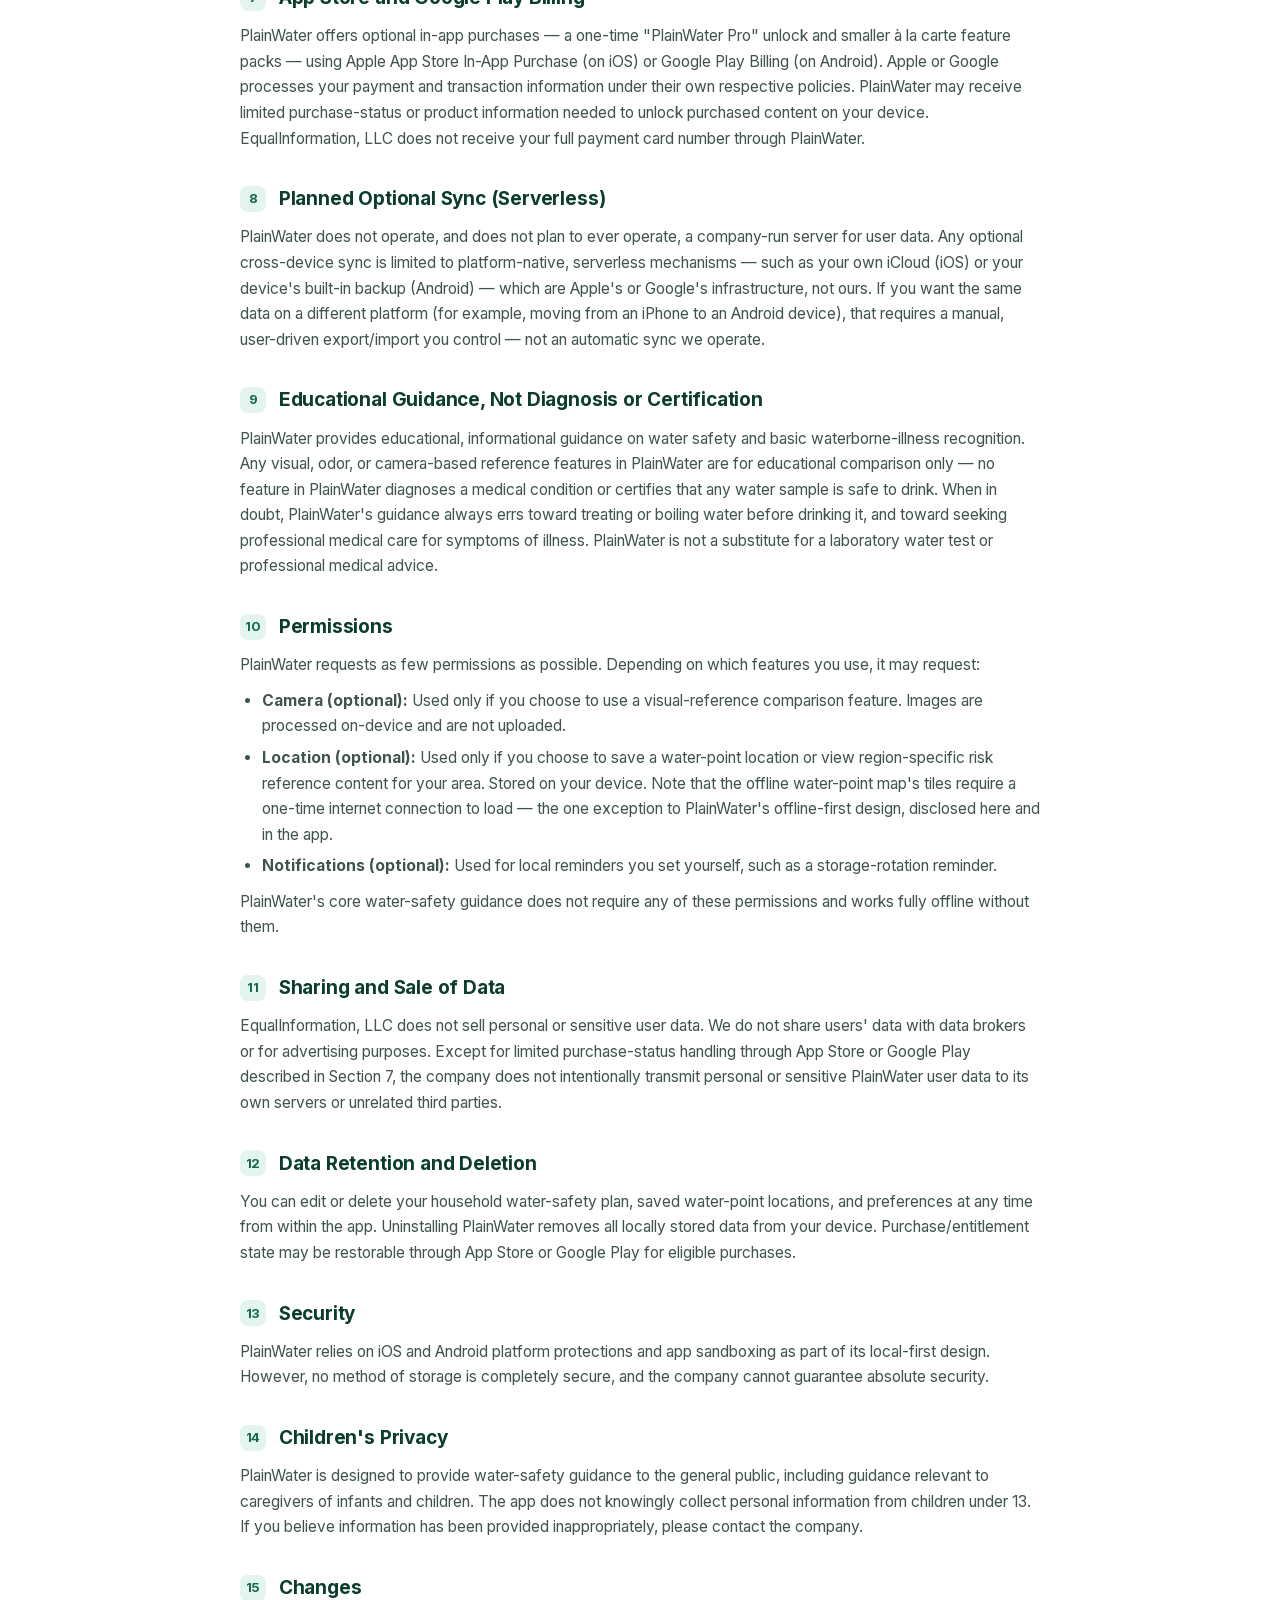
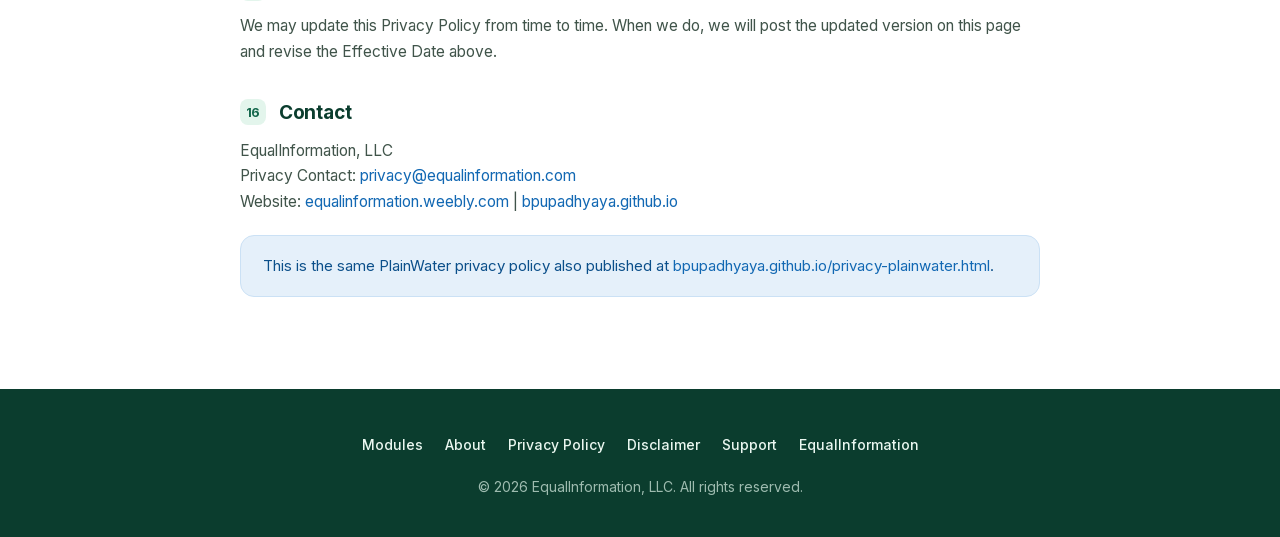
<file: privacy/index.html>
<!DOCTYPE html>
<html lang="en">
<head>
    <meta charset="UTF-8">
    <meta name="viewport" content="width=device-width, initial-scale=1.0">
    <title>Privacy Policy — PlainWater</title>
    <meta name="description" content="Privacy policy for the PlainWater app by EqualInformation, LLC.">
    <link rel="canonical" href="https://bpupadhyaya.github.io/plainwater-site/privacy/">
    <link rel="icon" type="image/svg+xml" href="../assets/img/favicon.svg">
    <meta name="theme-color" content="#0b3d2e">
    <link rel="stylesheet" href="../assets/fonts/inter.css">
    <link rel="stylesheet" href="../assets/css/style.css">
    <link rel="stylesheet" href="../assets/css/modules.css">
</head>
<body>

<nav>
    <div class="nav-inner">
        <a href="../" class="nav-logo">
            <img src="../assets/img/favicon.svg" alt="" width="34" height="34">
            PlainWater
        </a>
        <ul class="nav-links">
            <li><a href="../modules/">Modules</a></li>
            <li><a href="../about/">About</a></li>
            <li><a href="./">Privacy Policy</a></li>
            <li><a href="../support/">Support</a></li>
            <li><a href="../#download" class="nav-cta">Get the App</a></li>
        </ul>
        <button class="mobile-menu-btn" onclick="document.querySelector('.nav-links').classList.toggle('show')" aria-label="Menu">&#9776;</button>
    </div>
</nav>
<div class="crumbs" role="navigation" aria-label="Breadcrumb"><div class="wrap"><a href="../">Home</a><span class="sep">&rsaquo;</span><span class="current">Privacy Policy</span></div></div>

<div class="page-title"><div class="wrap">
    <h1>Privacy Policy</h1>
    <p class="meta">PlainWater &middot; Effective Date: August 19, 2026</p>
</div></div>

<div class="content wrap">

    <h3><span class="policy-number">1</span> Who We Are</h3>
    <p>PlainWater is provided by EqualInformation, LLC. PlainWater is an offline-first water-safety app &mdash; it helps you find, test, and make water safe to drink, and recognize and treat basic waterborne illness, entirely on your device.</p>
    <p>If you have privacy questions or requests, you may contact us at:<br>
    Email: <a href="mailto:privacy@equalinformation.com">privacy@equalinformation.com</a><br>
    Contact page: <a href="https://equalinformation.weebly.com/contact.html" target="_blank" rel="noopener">equalinformation.weebly.com/contact.html</a> | <a href="https://bpupadhyaya.github.io/support-plainwater.html" target="_blank" rel="noopener">bpupadhyaya.github.io/support-plainwater.html</a></p>

    <h3><span class="policy-number">2</span> Scope</h3>
    <p>This Privacy Policy applies to the PlainWater app (iOS bundle identifier: com.equalinformation.plainwater.app; Android package name: com.equalinformation.plainwater.app) and this website. PlainWater is published on Google Play; the App Store version is currently in review.</p>

    <h3><span class="policy-number">3</span> Information PlainWater May Store</h3>
    <p>PlainWater is designed to keep everything on your device. Depending on how you use the app, PlainWater may store the following locally, never transmitting it:</p>
    <ul>
        <li>Your household water-safety plan (storage targets, purification method on hand, ORS supplies on hand)</li>
        <li>App settings (language, unit preference, accessibility options)</li>
        <li>Onboarding completion state and your chosen preferences</li>
        <li>Saved water-point locations, if you choose to save any offline (stored only on your device; PlainWater does not operate a server that receives or aggregates these)</li>
        <li>Purchase/entitlement state for any premium features you unlock</li>
    </ul>
    <p>PlainWater does not collect or transmit any of this data. All information remains on your device. This website (the pages you are reading now) does not use analytics, cookies for tracking, or any third-party trackers.</p>

    <h3><span class="policy-number">4</span> How We Use Information</h3>
    <p>PlainWater uses locally stored information to:</p>
    <ul>
        <li>Show your household water-safety plan and reminders</li>
        <li>Apply your language, unit, and accessibility preferences throughout the app</li>
        <li>Show saved water-point locations on your device's offline map, if you have added any</li>
        <li>Unlock the premium features you have purchased</li>
    </ul>

    <h3><span class="policy-number">5</span> Local-First, Offline Design</h3>
    <p>PlainWater's core functionality &mdash; purification guidance, illness recognition, calculators, region-risk reference, and all reading material &mdash; is 100% on-device. It does not require an account, and it does not collect, transmit, or store your personal data on servers. The app is built to work fully offline, because the moments PlainWater matters most are often the moments infrastructure and connectivity have already failed.</p>

    <h3><span class="policy-number">6</span> No Analytics or Tracking, No Ads</h3>
    <p>PlainWater does not use advertising SDKs and does not sell or share your data for advertising. PlainWater does not run ads.</p>

    <h3><span class="policy-number">7</span> App Store and Google Play Billing</h3>
    <p>PlainWater offers optional in-app purchases &mdash; a one-time "PlainWater Pro" unlock and smaller à la carte feature packs &mdash; using Apple App Store In-App Purchase (on iOS) or Google Play Billing (on Android). Apple or Google processes your payment and transaction information under their own respective policies. PlainWater may receive limited purchase-status or product information needed to unlock purchased content on your device. EqualInformation, LLC does not receive your full payment card number through PlainWater.</p>

    <h3><span class="policy-number">8</span> Planned Optional Sync (Serverless)</h3>
    <p>PlainWater does not operate, and does not plan to ever operate, a company-run server for user data. Any optional cross-device sync is limited to platform-native, serverless mechanisms &mdash; such as your own iCloud (iOS) or your device's built-in backup (Android) &mdash; which are Apple's or Google's infrastructure, not ours. If you want the same data on a different platform (for example, moving from an iPhone to an Android device), that requires a manual, user-driven export/import you control &mdash; not an automatic sync we operate.</p>

    <h3><span class="policy-number">9</span> Educational Guidance, Not Diagnosis or Certification</h3>
    <p>PlainWater provides educational, informational guidance on water safety and basic waterborne-illness recognition. Any visual, odor, or camera-based reference features in PlainWater are for educational comparison only &mdash; no feature in PlainWater diagnoses a medical condition or certifies that any water sample is safe to drink. When in doubt, PlainWater's guidance always errs toward treating or boiling water before drinking it, and toward seeking professional medical care for symptoms of illness. PlainWater is not a substitute for a laboratory water test or professional medical advice.</p>

    <h3><span class="policy-number">10</span> Permissions</h3>
    <p>PlainWater requests as few permissions as possible. Depending on which features you use, it may request:</p>
    <ul>
        <li><strong>Camera (optional):</strong> Used only if you choose to use a visual-reference comparison feature. Images are processed on-device and are not uploaded.</li>
        <li><strong>Location (optional):</strong> Used only if you choose to save a water-point location or view region-specific risk reference content for your area. Stored on your device. Note that the offline water-point map's tiles require a one-time internet connection to load &mdash; the one exception to PlainWater's offline-first design, disclosed here and in the app.</li>
        <li><strong>Notifications (optional):</strong> Used for local reminders you set yourself, such as a storage-rotation reminder.</li>
    </ul>
    <p>PlainWater's core water-safety guidance does not require any of these permissions and works fully offline without them.</p>

    <h3><span class="policy-number">11</span> Sharing and Sale of Data</h3>
    <p>EqualInformation, LLC does not sell personal or sensitive user data. We do not share users' data with data brokers or for advertising purposes. Except for limited purchase-status handling through App Store or Google Play described in Section 7, the company does not intentionally transmit personal or sensitive PlainWater user data to its own servers or unrelated third parties.</p>

    <h3><span class="policy-number">12</span> Data Retention and Deletion</h3>
    <p>You can edit or delete your household water-safety plan, saved water-point locations, and preferences at any time from within the app. Uninstalling PlainWater removes all locally stored data from your device. Purchase/entitlement state may be restorable through App Store or Google Play for eligible purchases.</p>

    <h3><span class="policy-number">13</span> Security</h3>
    <p>PlainWater relies on iOS and Android platform protections and app sandboxing as part of its local-first design. However, no method of storage is completely secure, and the company cannot guarantee absolute security.</p>

    <h3><span class="policy-number">14</span> Children's Privacy</h3>
    <p>PlainWater is designed to provide water-safety guidance to the general public, including guidance relevant to caregivers of infants and children. The app does not knowingly collect personal information from children under 13. If you believe information has been provided inappropriately, please contact the company.</p>

    <h3><span class="policy-number">15</span> Changes</h3>
    <p>We may update this Privacy Policy from time to time. When we do, we will post the updated version on this page and revise the Effective Date above.</p>

    <h3><span class="policy-number">16</span> Contact</h3>
    <p>EqualInformation, LLC<br>
    Privacy Contact: <a href="mailto:privacy@equalinformation.com">privacy@equalinformation.com</a><br>
    Website: <a href="https://equalinformation.weebly.com/" target="_blank" rel="noopener">equalinformation.weebly.com</a> | <a href="https://bpupadhyaya.github.io" target="_blank" rel="noopener">bpupadhyaya.github.io</a></p>

    <div class="notice">
        This is the same PlainWater privacy policy also published at
        <a href="https://bpupadhyaya.github.io/privacy-plainwater.html" target="_blank" rel="noopener">bpupadhyaya.github.io/privacy-plainwater.html</a>.
    </div>

</div>

<footer>
    <div class="footer-inner">
        <ul class="footer-links">
            <li><a href="../modules/">Modules</a></li>
            <li><a href="../about/">About</a></li>
            <li><a href="./">Privacy Policy</a></li>
            <li><a href="../disclaimer/">Disclaimer</a></li>
            <li><a href="../support/">Support</a></li>
            <li><a href="https://equalinformation.com" target="_blank" rel="noopener">EqualInformation</a></li>
        </ul>
        <p class="footer-copy">&copy; 2026 EqualInformation, LLC. All rights reserved.</p>
    </div>
</footer>

</body>
</html>
</file>
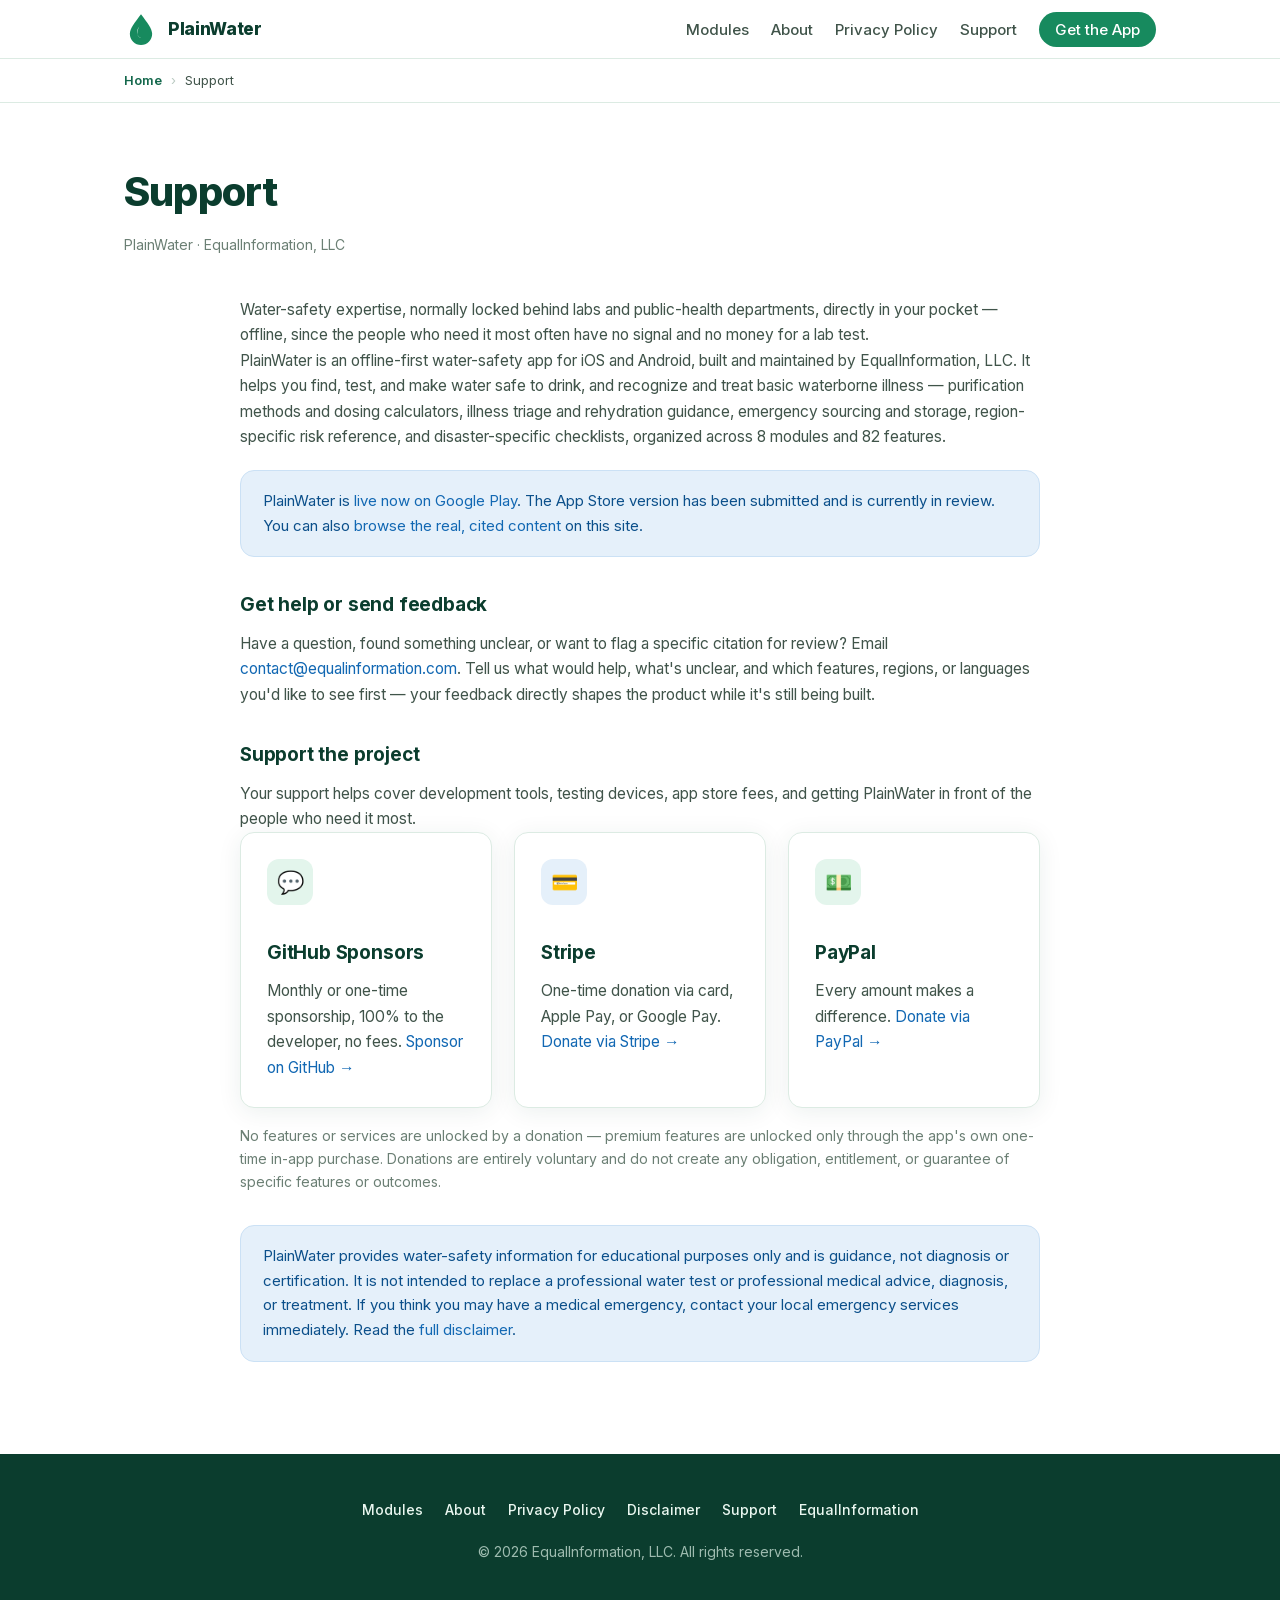
<file: support/index.html>
<!DOCTYPE html>
<html lang="en">
<head>
    <meta charset="UTF-8">
    <meta name="viewport" content="width=device-width, initial-scale=1.0">
    <title>Support — PlainWater</title>
    <meta name="description" content="Support and contact information for the PlainWater app by EqualInformation, LLC.">
    <link rel="canonical" href="https://bpupadhyaya.github.io/plainwater-site/support/">
    <link rel="icon" type="image/svg+xml" href="../assets/img/favicon.svg">
    <meta name="theme-color" content="#0b3d2e">
    <link rel="stylesheet" href="../assets/fonts/inter.css">
    <link rel="stylesheet" href="../assets/css/style.css">
    <link rel="stylesheet" href="../assets/css/modules.css">
</head>
<body>

<nav>
    <div class="nav-inner">
        <a href="../" class="nav-logo">
            <img src="../assets/img/favicon.svg" alt="" width="34" height="34">
            PlainWater
        </a>
        <ul class="nav-links">
            <li><a href="../modules/">Modules</a></li>
            <li><a href="../about/">About</a></li>
            <li><a href="../privacy/">Privacy Policy</a></li>
            <li><a href="./">Support</a></li>
            <li><a href="../#download" class="nav-cta">Get the App</a></li>
        </ul>
        <button class="mobile-menu-btn" onclick="document.querySelector('.nav-links').classList.toggle('show')" aria-label="Menu">&#9776;</button>
    </div>
</nav>
<div class="crumbs" role="navigation" aria-label="Breadcrumb"><div class="wrap"><a href="../">Home</a><span class="sep">&rsaquo;</span><span class="current">Support</span></div></div>

<div class="page-title"><div class="wrap">
    <h1>Support</h1>
    <p class="meta">PlainWater &middot; EqualInformation, LLC</p>
</div></div>

<div class="content wrap">
    <p>
        Water-safety expertise, normally locked behind labs and public-health departments,
        directly in your pocket &mdash; offline, since the people who need it most often have no
        signal and no money for a lab test.
    </p>

    <p>
        PlainWater is an offline-first water-safety app for iOS and Android, built and maintained
        by EqualInformation, LLC. It helps you find, test, and make water safe to drink, and
        recognize and treat basic waterborne illness &mdash; purification methods and dosing
        calculators, illness triage and rehydration guidance, emergency sourcing and storage,
        region-specific risk reference, and disaster-specific checklists, organized across 8
        modules and 82 features.
    </p>

    <div class="notice">
        PlainWater is <a href="https://play.google.com/store/apps/details?id=com.equalinformation.plainwater.app" target="_blank" rel="noopener">live now on Google Play</a>. The App Store version has been submitted and is currently in review. You can also <a href="../modules/">browse the real, cited content</a> on this site.
    </div>

    <h3>Get help or send feedback</h3>
    <p>
        Have a question, found something unclear, or want to flag a specific citation for review?
        Email <a href="mailto:contact@equalinformation.com?subject=PlainWater%20Feedback">contact@equalinformation.com</a>.
        Tell us what would help, what's unclear, and which features, regions, or languages you'd
        like to see first &mdash; your feedback directly shapes the product while it's still being
        built.
    </p>

    <h3>Support the project</h3>
    <p>Your support helps cover development tools, testing devices, app store fees, and getting PlainWater in front of the people who need it most.</p>
    <div class="grid">
        <div class="card">
            <div class="icon">&#128172;</div>
            <h3>GitHub Sponsors</h3>
            <p>Monthly or one-time sponsorship, 100% to the developer, no fees. <a href="https://github.com/sponsors/bpupadhyaya" target="_blank" rel="noopener">Sponsor on GitHub &rarr;</a></p>
        </div>
        <div class="card">
            <div class="icon blue">&#128179;</div>
            <h3>Stripe</h3>
            <p>One-time donation via card, Apple Pay, or Google Pay. <a href="https://buy.stripe.com/cNi7sLeUmcNo4mwcQ56AM00" target="_blank" rel="noopener">Donate via Stripe &rarr;</a></p>
        </div>
        <div class="card">
            <div class="icon">&#128181;</div>
            <h3>PayPal</h3>
            <p>Every amount makes a difference. <a href="https://www.paypal.com/paypalme/BhimUpadhyaya" target="_blank" rel="noopener">Donate via PayPal &rarr;</a></p>
        </div>
    </div>
    <p style="margin-top:16px; color:var(--ink-faint); font-size:14px;">
        No features or services are unlocked by a donation &mdash; premium features are unlocked
        only through the app's own one-time in-app purchase. Donations are entirely voluntary and
        do not create any obligation, entitlement, or guarantee of specific features or outcomes.
    </p>

    <div class="notice" style="margin-top:32px;">
        PlainWater provides water-safety information for educational purposes only and is
        guidance, not diagnosis or certification. It is not intended to replace a professional
        water test or professional medical advice, diagnosis, or treatment. If you think you may
        have a medical emergency, contact your local emergency services immediately. Read the
        <a href="../disclaimer/">full disclaimer</a>.
    </div>
</div>

<footer>
    <div class="footer-inner">
        <ul class="footer-links">
            <li><a href="../modules/">Modules</a></li>
            <li><a href="../about/">About</a></li>
            <li><a href="../privacy/">Privacy Policy</a></li>
            <li><a href="../disclaimer/">Disclaimer</a></li>
            <li><a href="./">Support</a></li>
            <li><a href="https://equalinformation.com" target="_blank" rel="noopener">EqualInformation</a></li>
        </ul>
        <p class="footer-copy">&copy; 2026 EqualInformation, LLC. All rights reserved.</p>
    </div>
</footer>

</body>
</html>
</file>
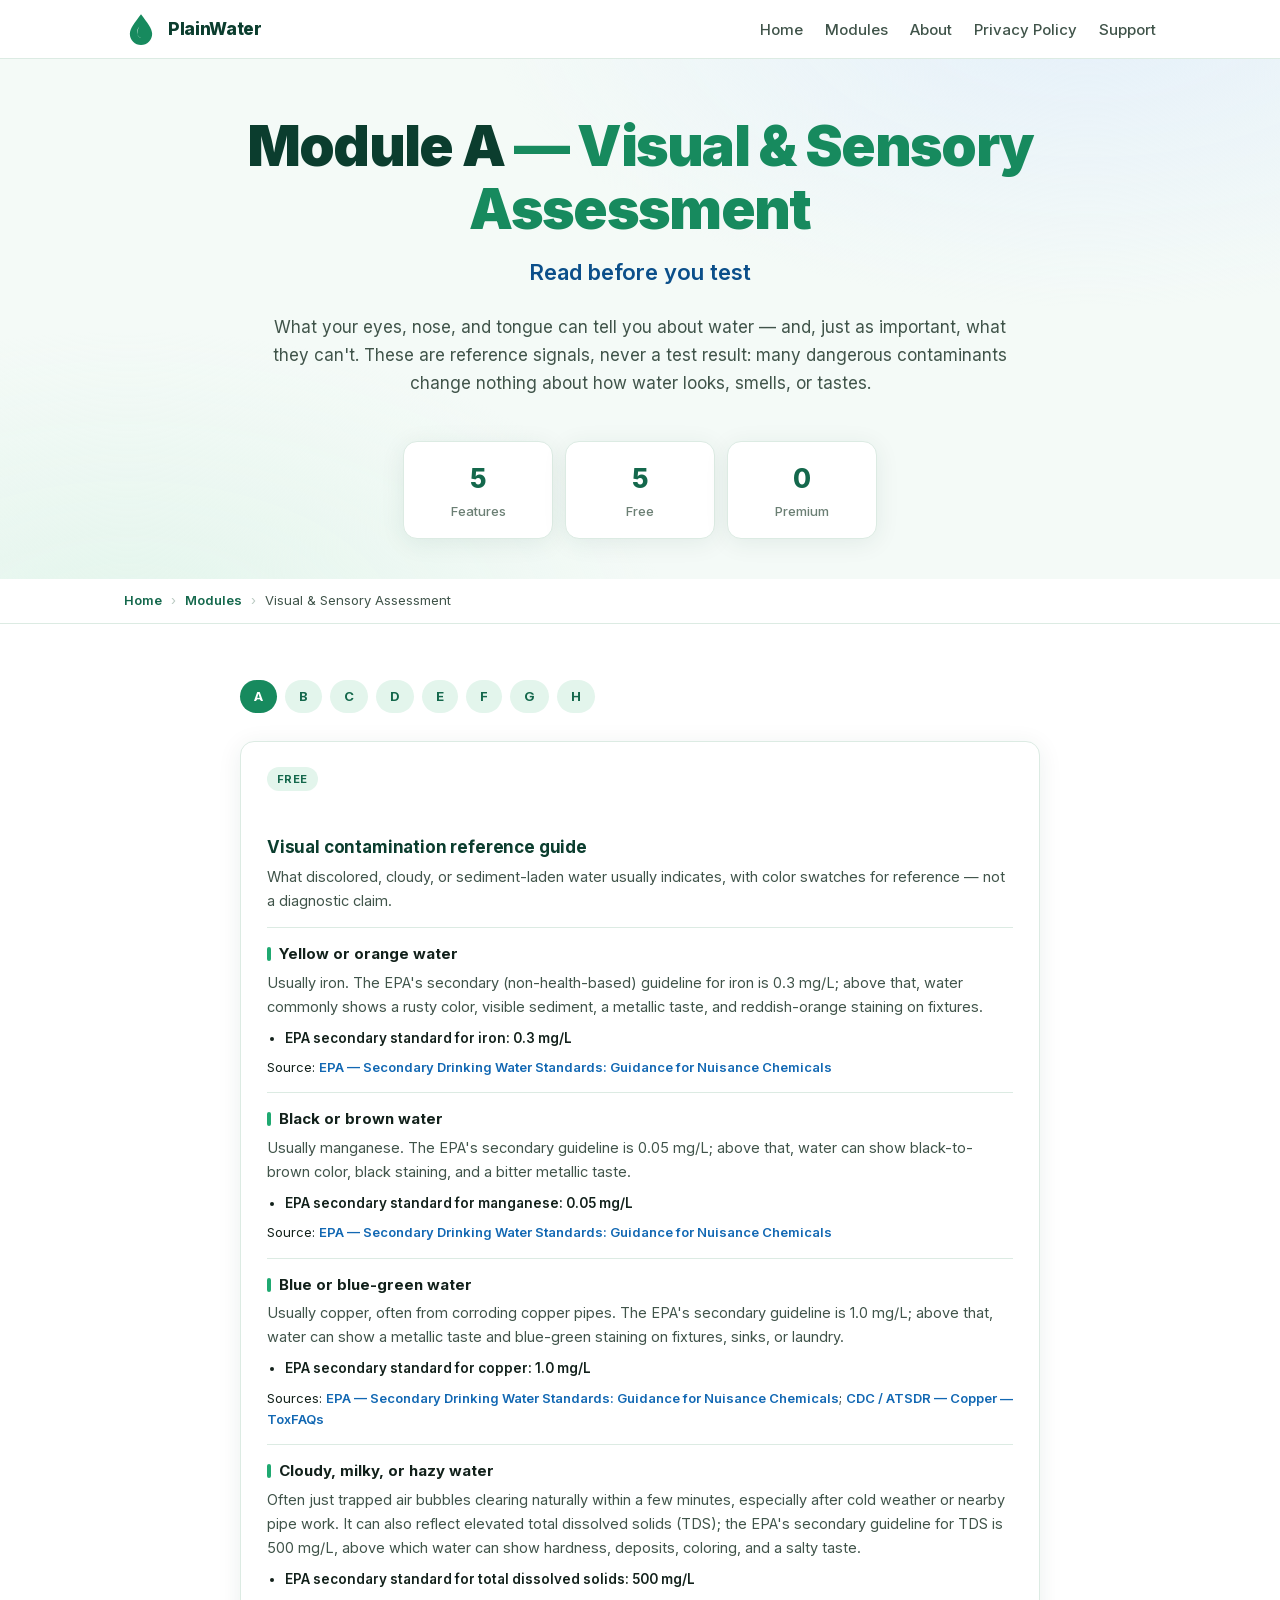
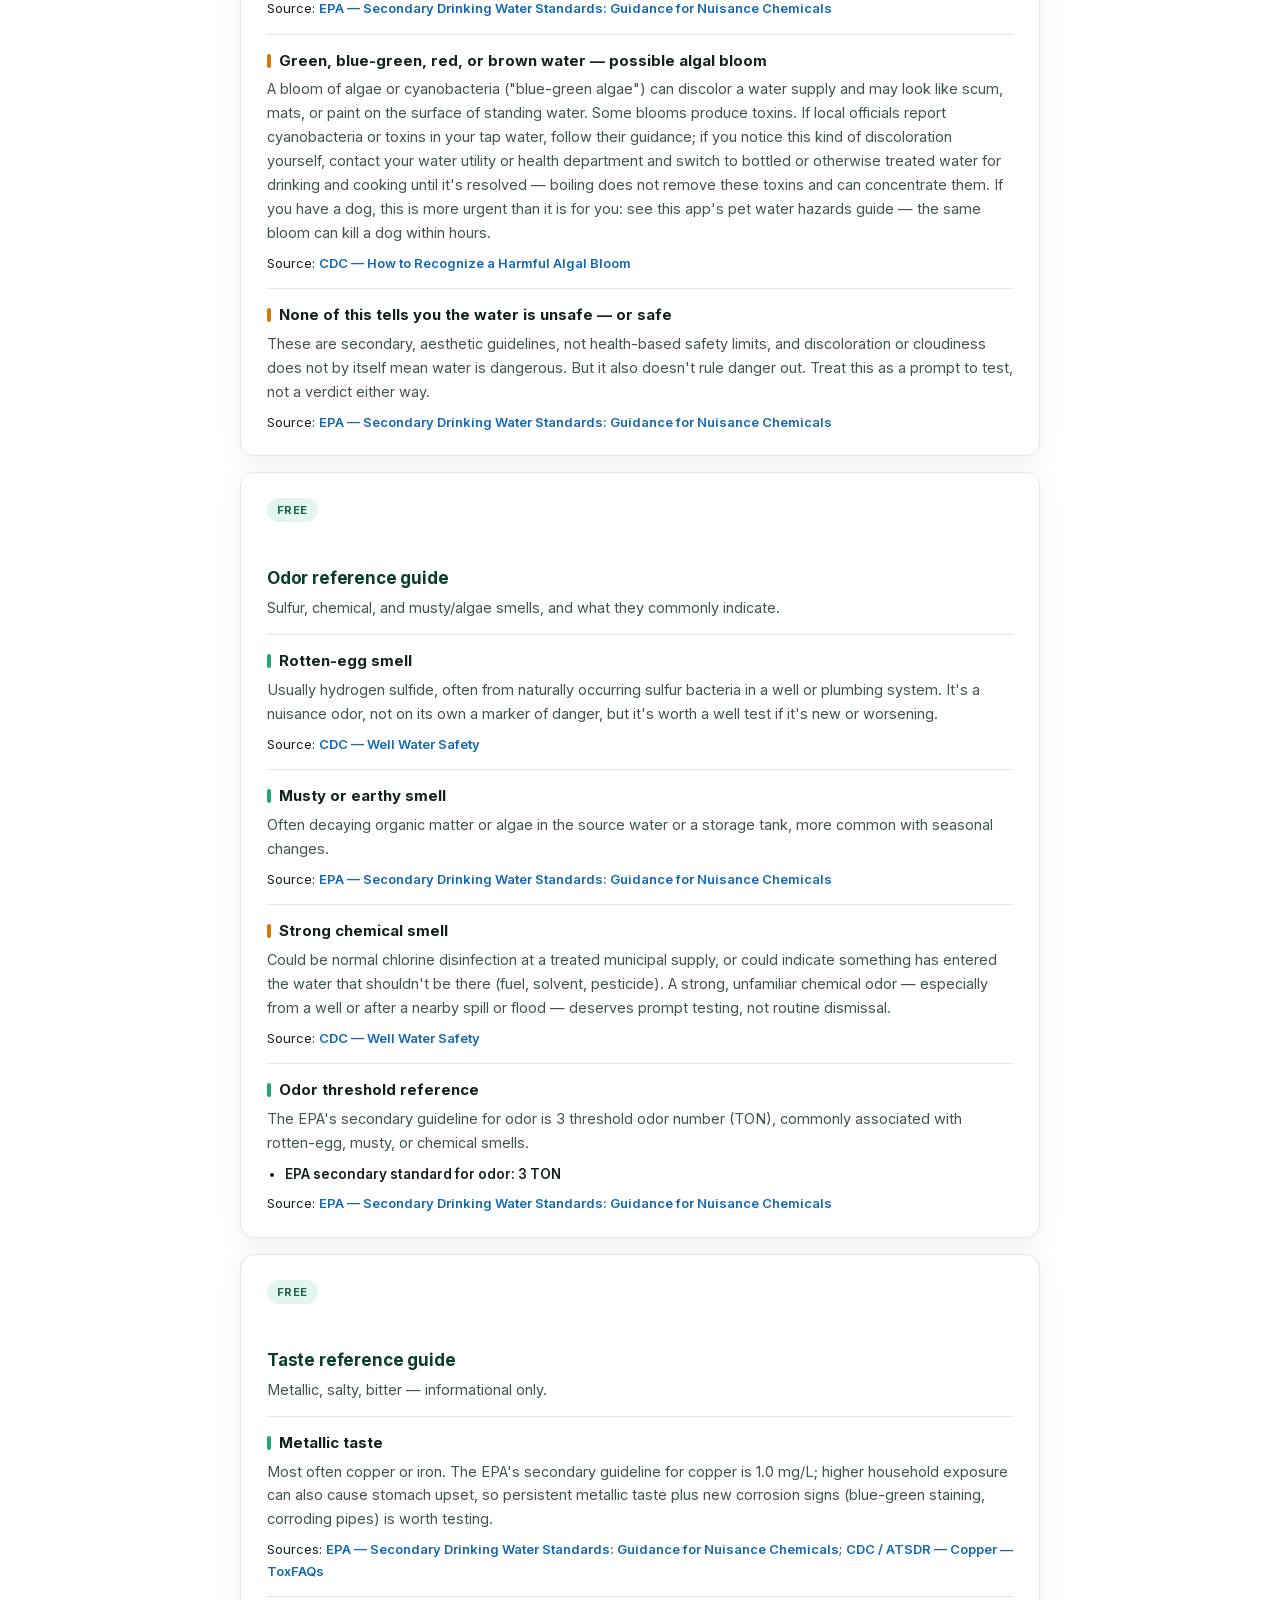
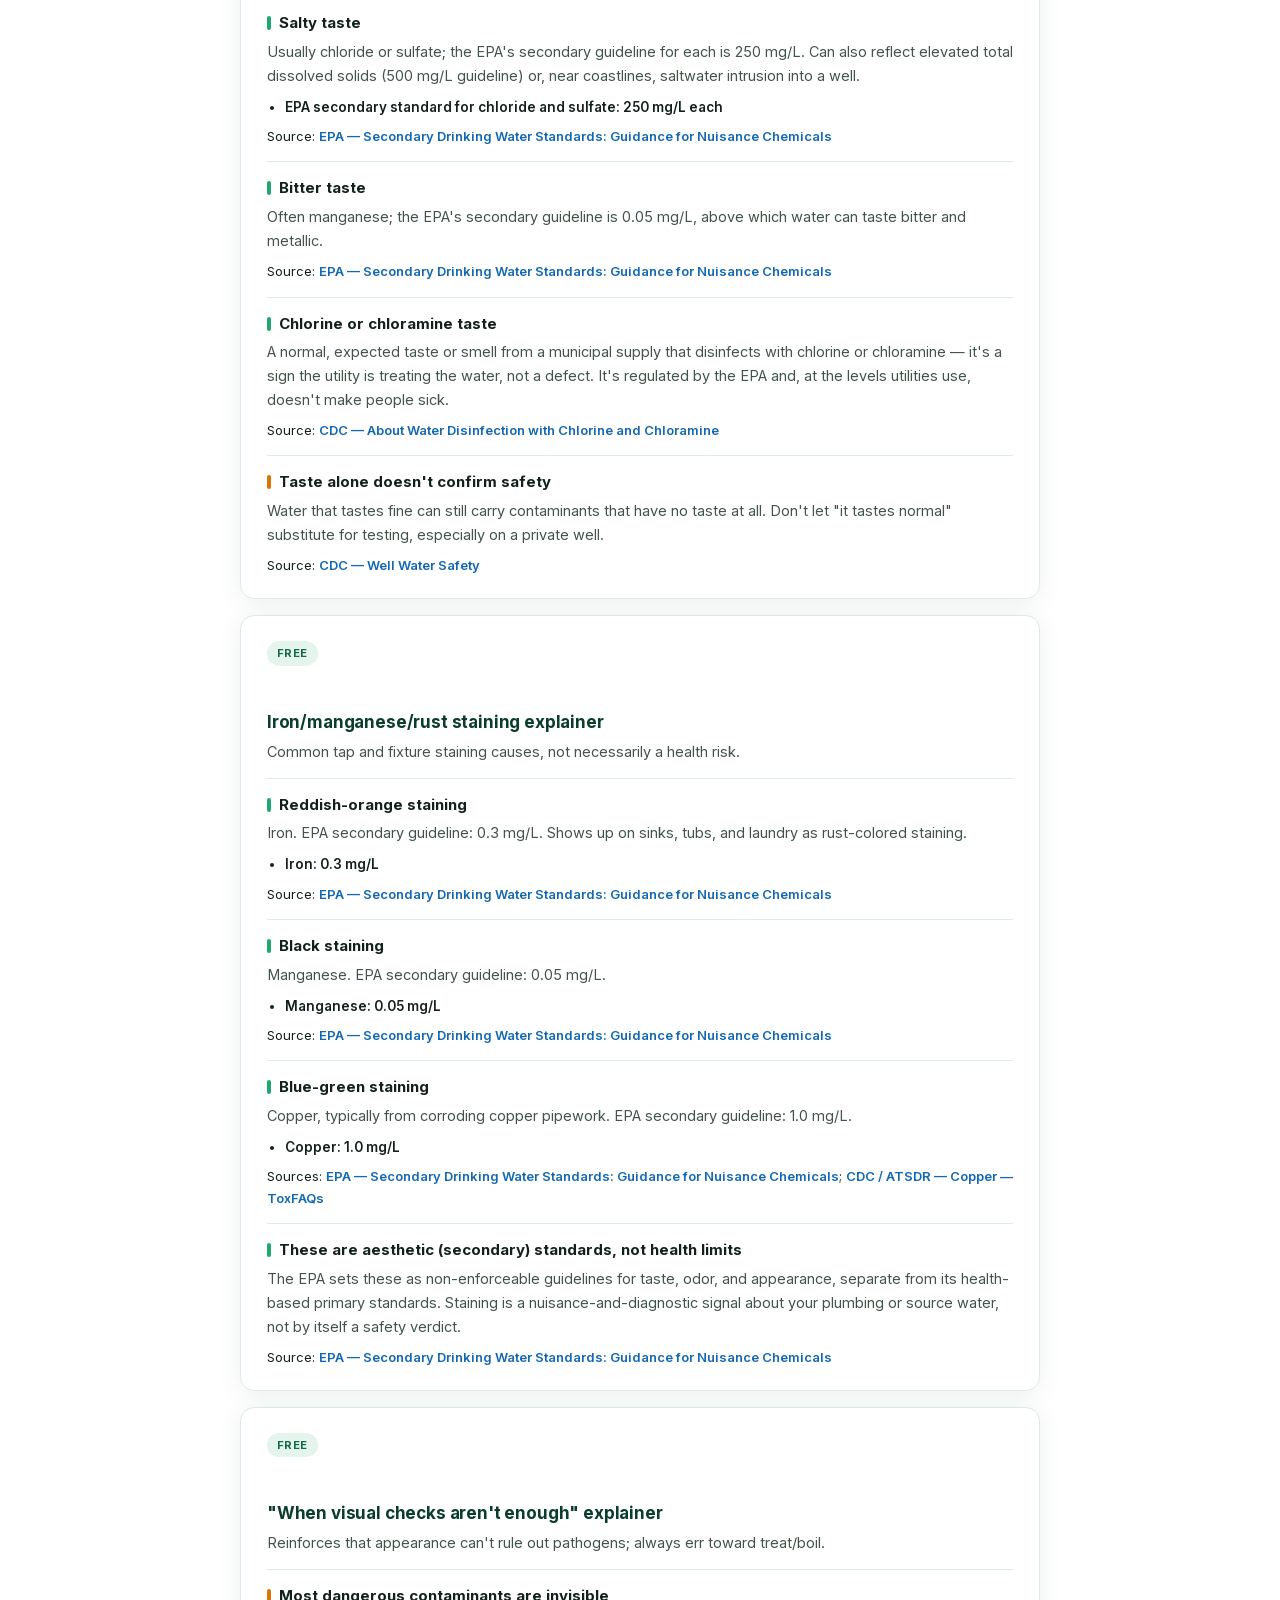
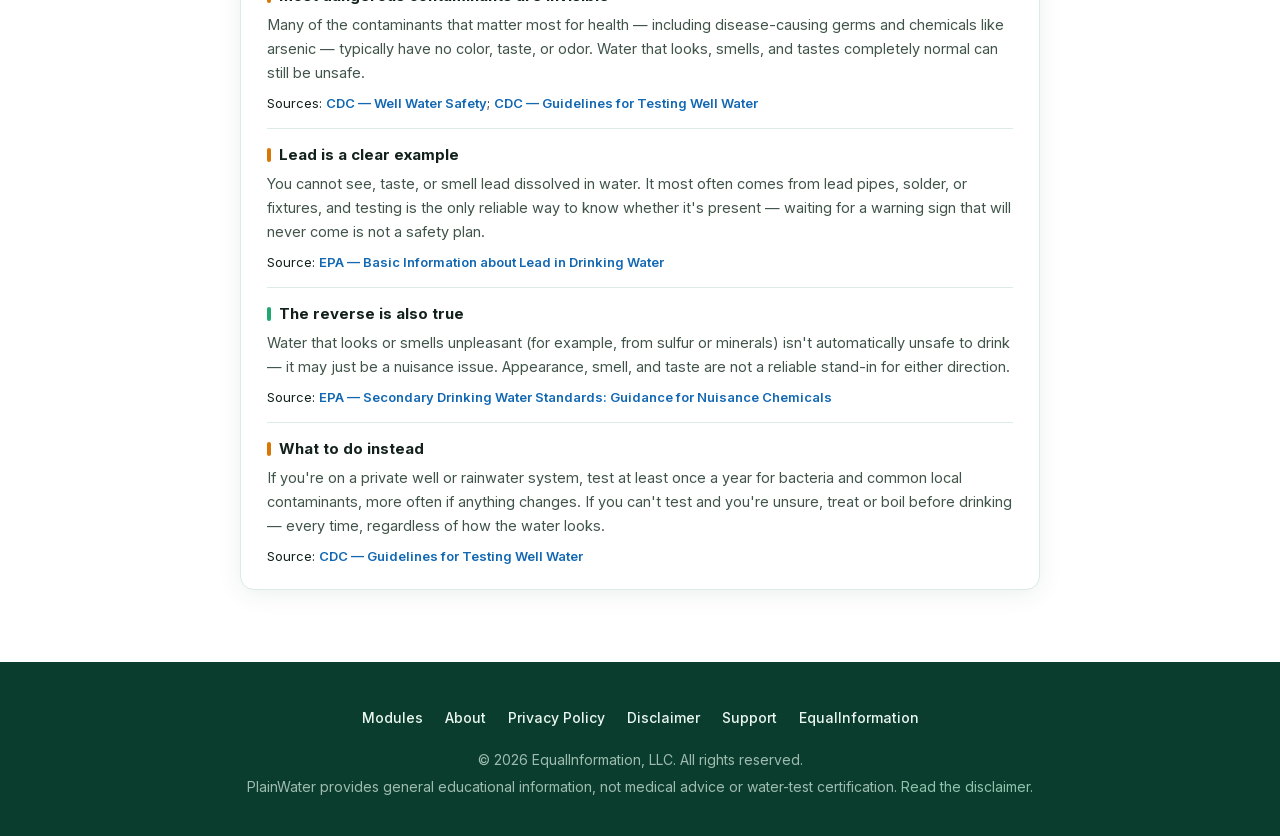
<file: modules/a/index.html>
<!DOCTYPE html>
<html lang="en">
<head>
    <meta charset="UTF-8">
    <meta name="viewport" content="width=device-width, initial-scale=1.0">
    <title>Visual &amp; Sensory Assessment — PlainWater</title>
    <meta name="description" content="PlainWater module A: Read before you test. 5 features, browsable offline reference.">
    <link rel="canonical" href="https://bpupadhyaya.github.io/plainwater-site/modules/a/">
    <link rel="icon" type="image/svg+xml" href="../../assets/img/favicon.svg">
    <meta name="theme-color" content="#0b3d2e">
    <link rel="stylesheet" href="../../assets/fonts/inter.css">
    <link rel="stylesheet" href="../../assets/css/style.css">
    <link rel="stylesheet" href="../../assets/css/modules.css">
</head>
<body>
<nav>
    <div class="nav-inner">
        <a href="../../" class="nav-logo">
            <img src="../../assets/img/favicon.svg" alt="" width="34" height="34">
            PlainWater
        </a>
        <ul class="nav-links">
            <li><a href="../../">Home</a></li>
            <li><a href="../../modules/">Modules</a></li>
            <li><a href="../../about/">About</a></li>
            <li><a href="../../privacy/">Privacy Policy</a></li>
            <li><a href="../../support/">Support</a></li>
        </ul>
        <button class="mobile-menu-btn" onclick="document.querySelector('.nav-links').classList.toggle('show')" aria-label="Menu">&#9776;</button>
    </div>
</nav>

<div class="hero hero-sub">
    <div class="wrap">
        <h1>Module A <span class="accent">&mdash; Visual &amp; Sensory Assessment</span></h1>
        <p class="tagline">Read before you test</p>
        <p class="lede">What your eyes, nose, and tongue can tell you about water — and, just as important, what they can't. These are reference signals, never a test result: many dangerous contaminants change nothing about how water looks, smells, or tastes.</p>
        <div class="stats">
            <div class="stat"><div class="num">5</div><div class="label">Features</div></div>
            <div class="stat"><div class="num">5</div><div class="label">Free</div></div>
            <div class="stat"><div class="num">0</div><div class="label">Premium</div></div>
        </div>
    </div>
</div>
<div class="crumbs" role="navigation" aria-label="Breadcrumb"><div class="wrap"><a href="../../">Home</a><span class="sep">&rsaquo;</span><a href="../">Modules</a><span class="sep">&rsaquo;</span><span class="current">Visual &amp; Sensory Assessment</span></div></div>
<div class="content wrap">
    <div class="module-nav"><a href="../a/" class="current">A</a><a href="../b/">B</a><a href="../c/">C</a><a href="../d/">D</a><a href="../e/">E</a><a href="../f/">F</a><a href="../g/">G</a><a href="../h/">H</a></div>
    <div class="feature-list">
        
        <div class="feature-card">
            <span class="feature-tier free">Free</span>
            <h3>Visual contamination reference guide</h3>
            <p class="f-summary">What discolored, cloudy, or sediment-laden water usually indicates, with color swatches for reference — not a diagnostic claim.</p>
            <div class="feature-entries">
                <div class="feature-entry">
                    <h4><span class="urgency-bar info"></span>Yellow or orange water</h4>
                    <p>Usually iron. The EPA's secondary (non-health-based) guideline for iron is 0.3 mg/L; above that, water commonly shows a rusty color, visible sediment, a metallic taste, and reddish-orange staining on fixtures.</p>
                    <ul class="key-points"><li>EPA secondary standard for iron: 0.3 mg/L</li></ul>
                    <div class="citations">Source: <a href="https://www.epa.gov/sdwa/secondary-drinking-water-standards-guidance-nuisance-chemicals" target="_blank" rel="noopener">EPA — Secondary Drinking Water Standards: Guidance for Nuisance Chemicals</a></div>
                </div>
                <div class="feature-entry">
                    <h4><span class="urgency-bar info"></span>Black or brown water</h4>
                    <p>Usually manganese. The EPA's secondary guideline is 0.05 mg/L; above that, water can show black-to-brown color, black staining, and a bitter metallic taste.</p>
                    <ul class="key-points"><li>EPA secondary standard for manganese: 0.05 mg/L</li></ul>
                    <div class="citations">Source: <a href="https://www.epa.gov/sdwa/secondary-drinking-water-standards-guidance-nuisance-chemicals" target="_blank" rel="noopener">EPA — Secondary Drinking Water Standards: Guidance for Nuisance Chemicals</a></div>
                </div>
                <div class="feature-entry">
                    <h4><span class="urgency-bar info"></span>Blue or blue-green water</h4>
                    <p>Usually copper, often from corroding copper pipes. The EPA's secondary guideline is 1.0 mg/L; above that, water can show a metallic taste and blue-green staining on fixtures, sinks, or laundry.</p>
                    <ul class="key-points"><li>EPA secondary standard for copper: 1.0 mg/L</li></ul>
                    <div class="citations">Sources: <a href="https://www.epa.gov/sdwa/secondary-drinking-water-standards-guidance-nuisance-chemicals" target="_blank" rel="noopener">EPA — Secondary Drinking Water Standards: Guidance for Nuisance Chemicals</a>; <a href="https://wwwn.cdc.gov/tsp/toxfaqs/ToxFAQsDetails.aspx?faqid=205&amp;toxid=37" target="_blank" rel="noopener">CDC / ATSDR — Copper — ToxFAQs</a></div>
                </div>
                <div class="feature-entry">
                    <h4><span class="urgency-bar info"></span>Cloudy, milky, or hazy water</h4>
                    <p>Often just trapped air bubbles clearing naturally within a few minutes, especially after cold weather or nearby pipe work. It can also reflect elevated total dissolved solids (TDS); the EPA's secondary guideline for TDS is 500 mg/L, above which water can show hardness, deposits, coloring, and a salty taste.</p>
                    <ul class="key-points"><li>EPA secondary standard for total dissolved solids: 500 mg/L</li></ul>
                    <div class="citations">Source: <a href="https://www.epa.gov/sdwa/secondary-drinking-water-standards-guidance-nuisance-chemicals" target="_blank" rel="noopener">EPA — Secondary Drinking Water Standards: Guidance for Nuisance Chemicals</a></div>
                </div>
                <div class="feature-entry">
                    <h4><span class="urgency-bar caution"></span>Green, blue-green, red, or brown water — possible algal bloom</h4>
                    <p>A bloom of algae or cyanobacteria ("blue-green algae") can discolor a water supply and may look like scum, mats, or paint on the surface of standing water. Some blooms produce toxins. If local officials report cyanobacteria or toxins in your tap water, follow their guidance; if you notice this kind of discoloration yourself, contact your water utility or health department and switch to bottled or otherwise treated water for drinking and cooking until it's resolved — boiling does not remove these toxins and can concentrate them. If you have a dog, this is more urgent than it is for you: see this app's pet water hazards guide — the same bloom can kill a dog within hours.</p>
                    
                    <div class="citations">Source: <a href="https://www.cdc.gov/harmful-algal-blooms/about/how-to-recognize-a-harmful-algal-bloom.html" target="_blank" rel="noopener">CDC — How to Recognize a Harmful Algal Bloom</a></div>
                </div>
                <div class="feature-entry">
                    <h4><span class="urgency-bar caution"></span>None of this tells you the water is unsafe — or safe</h4>
                    <p>These are secondary, aesthetic guidelines, not health-based safety limits, and discoloration or cloudiness does not by itself mean water is dangerous. But it also doesn't rule danger out. Treat this as a prompt to test, not a verdict either way.</p>
                    
                    <div class="citations">Source: <a href="https://www.epa.gov/sdwa/secondary-drinking-water-standards-guidance-nuisance-chemicals" target="_blank" rel="noopener">EPA — Secondary Drinking Water Standards: Guidance for Nuisance Chemicals</a></div>
                </div></div>
        </div>
        <div class="feature-card">
            <span class="feature-tier free">Free</span>
            <h3>Odor reference guide</h3>
            <p class="f-summary">Sulfur, chemical, and musty/algae smells, and what they commonly indicate.</p>
            <div class="feature-entries">
                <div class="feature-entry">
                    <h4><span class="urgency-bar info"></span>Rotten-egg smell</h4>
                    <p>Usually hydrogen sulfide, often from naturally occurring sulfur bacteria in a well or plumbing system. It's a nuisance odor, not on its own a marker of danger, but it's worth a well test if it's new or worsening.</p>
                    
                    <div class="citations">Source: <a href="https://www.cdc.gov/drinking-water/safety/index.html" target="_blank" rel="noopener">CDC — Well Water Safety</a></div>
                </div>
                <div class="feature-entry">
                    <h4><span class="urgency-bar info"></span>Musty or earthy smell</h4>
                    <p>Often decaying organic matter or algae in the source water or a storage tank, more common with seasonal changes.</p>
                    
                    <div class="citations">Source: <a href="https://www.epa.gov/sdwa/secondary-drinking-water-standards-guidance-nuisance-chemicals" target="_blank" rel="noopener">EPA — Secondary Drinking Water Standards: Guidance for Nuisance Chemicals</a></div>
                </div>
                <div class="feature-entry">
                    <h4><span class="urgency-bar caution"></span>Strong chemical smell</h4>
                    <p>Could be normal chlorine disinfection at a treated municipal supply, or could indicate something has entered the water that shouldn't be there (fuel, solvent, pesticide). A strong, unfamiliar chemical odor — especially from a well or after a nearby spill or flood — deserves prompt testing, not routine dismissal.</p>
                    
                    <div class="citations">Source: <a href="https://www.cdc.gov/drinking-water/safety/index.html" target="_blank" rel="noopener">CDC — Well Water Safety</a></div>
                </div>
                <div class="feature-entry">
                    <h4><span class="urgency-bar info"></span>Odor threshold reference</h4>
                    <p>The EPA's secondary guideline for odor is 3 threshold odor number (TON), commonly associated with rotten-egg, musty, or chemical smells.</p>
                    <ul class="key-points"><li>EPA secondary standard for odor: 3 TON</li></ul>
                    <div class="citations">Source: <a href="https://www.epa.gov/sdwa/secondary-drinking-water-standards-guidance-nuisance-chemicals" target="_blank" rel="noopener">EPA — Secondary Drinking Water Standards: Guidance for Nuisance Chemicals</a></div>
                </div></div>
        </div>
        <div class="feature-card">
            <span class="feature-tier free">Free</span>
            <h3>Taste reference guide</h3>
            <p class="f-summary">Metallic, salty, bitter — informational only.</p>
            <div class="feature-entries">
                <div class="feature-entry">
                    <h4><span class="urgency-bar info"></span>Metallic taste</h4>
                    <p>Most often copper or iron. The EPA's secondary guideline for copper is 1.0 mg/L; higher household exposure can also cause stomach upset, so persistent metallic taste plus new corrosion signs (blue-green staining, corroding pipes) is worth testing.</p>
                    
                    <div class="citations">Sources: <a href="https://www.epa.gov/sdwa/secondary-drinking-water-standards-guidance-nuisance-chemicals" target="_blank" rel="noopener">EPA — Secondary Drinking Water Standards: Guidance for Nuisance Chemicals</a>; <a href="https://wwwn.cdc.gov/tsp/toxfaqs/ToxFAQsDetails.aspx?faqid=205&amp;toxid=37" target="_blank" rel="noopener">CDC / ATSDR — Copper — ToxFAQs</a></div>
                </div>
                <div class="feature-entry">
                    <h4><span class="urgency-bar info"></span>Salty taste</h4>
                    <p>Usually chloride or sulfate; the EPA's secondary guideline for each is 250 mg/L. Can also reflect elevated total dissolved solids (500 mg/L guideline) or, near coastlines, saltwater intrusion into a well.</p>
                    <ul class="key-points"><li>EPA secondary standard for chloride and sulfate: 250 mg/L each</li></ul>
                    <div class="citations">Source: <a href="https://www.epa.gov/sdwa/secondary-drinking-water-standards-guidance-nuisance-chemicals" target="_blank" rel="noopener">EPA — Secondary Drinking Water Standards: Guidance for Nuisance Chemicals</a></div>
                </div>
                <div class="feature-entry">
                    <h4><span class="urgency-bar info"></span>Bitter taste</h4>
                    <p>Often manganese; the EPA's secondary guideline is 0.05 mg/L, above which water can taste bitter and metallic.</p>
                    
                    <div class="citations">Source: <a href="https://www.epa.gov/sdwa/secondary-drinking-water-standards-guidance-nuisance-chemicals" target="_blank" rel="noopener">EPA — Secondary Drinking Water Standards: Guidance for Nuisance Chemicals</a></div>
                </div>
                <div class="feature-entry">
                    <h4><span class="urgency-bar info"></span>Chlorine or chloramine taste</h4>
                    <p>A normal, expected taste or smell from a municipal supply that disinfects with chlorine or chloramine — it's a sign the utility is treating the water, not a defect. It's regulated by the EPA and, at the levels utilities use, doesn't make people sick.</p>
                    
                    <div class="citations">Source: <a href="https://www.cdc.gov/drinking-water/about/about-water-disinfection-with-chlorine-and-chloramine.html" target="_blank" rel="noopener">CDC — About Water Disinfection with Chlorine and Chloramine</a></div>
                </div>
                <div class="feature-entry">
                    <h4><span class="urgency-bar caution"></span>Taste alone doesn't confirm safety</h4>
                    <p>Water that tastes fine can still carry contaminants that have no taste at all. Don't let "it tastes normal" substitute for testing, especially on a private well.</p>
                    
                    <div class="citations">Source: <a href="https://www.cdc.gov/drinking-water/safety/index.html" target="_blank" rel="noopener">CDC — Well Water Safety</a></div>
                </div></div>
        </div>
        <div class="feature-card">
            <span class="feature-tier free">Free</span>
            <h3>Iron/manganese/rust staining explainer</h3>
            <p class="f-summary">Common tap and fixture staining causes, not necessarily a health risk.</p>
            <div class="feature-entries">
                <div class="feature-entry">
                    <h4><span class="urgency-bar info"></span>Reddish-orange staining</h4>
                    <p>Iron. EPA secondary guideline: 0.3 mg/L. Shows up on sinks, tubs, and laundry as rust-colored staining.</p>
                    <ul class="key-points"><li>Iron: 0.3 mg/L</li></ul>
                    <div class="citations">Source: <a href="https://www.epa.gov/sdwa/secondary-drinking-water-standards-guidance-nuisance-chemicals" target="_blank" rel="noopener">EPA — Secondary Drinking Water Standards: Guidance for Nuisance Chemicals</a></div>
                </div>
                <div class="feature-entry">
                    <h4><span class="urgency-bar info"></span>Black staining</h4>
                    <p>Manganese. EPA secondary guideline: 0.05 mg/L.</p>
                    <ul class="key-points"><li>Manganese: 0.05 mg/L</li></ul>
                    <div class="citations">Source: <a href="https://www.epa.gov/sdwa/secondary-drinking-water-standards-guidance-nuisance-chemicals" target="_blank" rel="noopener">EPA — Secondary Drinking Water Standards: Guidance for Nuisance Chemicals</a></div>
                </div>
                <div class="feature-entry">
                    <h4><span class="urgency-bar info"></span>Blue-green staining</h4>
                    <p>Copper, typically from corroding copper pipework. EPA secondary guideline: 1.0 mg/L.</p>
                    <ul class="key-points"><li>Copper: 1.0 mg/L</li></ul>
                    <div class="citations">Sources: <a href="https://www.epa.gov/sdwa/secondary-drinking-water-standards-guidance-nuisance-chemicals" target="_blank" rel="noopener">EPA — Secondary Drinking Water Standards: Guidance for Nuisance Chemicals</a>; <a href="https://wwwn.cdc.gov/tsp/toxfaqs/ToxFAQsDetails.aspx?faqid=205&amp;toxid=37" target="_blank" rel="noopener">CDC / ATSDR — Copper — ToxFAQs</a></div>
                </div>
                <div class="feature-entry">
                    <h4><span class="urgency-bar info"></span>These are aesthetic (secondary) standards, not health limits</h4>
                    <p>The EPA sets these as non-enforceable guidelines for taste, odor, and appearance, separate from its health-based primary standards. Staining is a nuisance-and-diagnostic signal about your plumbing or source water, not by itself a safety verdict.</p>
                    
                    <div class="citations">Source: <a href="https://www.epa.gov/sdwa/secondary-drinking-water-standards-guidance-nuisance-chemicals" target="_blank" rel="noopener">EPA — Secondary Drinking Water Standards: Guidance for Nuisance Chemicals</a></div>
                </div></div>
        </div>
        <div class="feature-card">
            <span class="feature-tier free">Free</span>
            <h3>"When visual checks aren't enough" explainer</h3>
            <p class="f-summary">Reinforces that appearance can't rule out pathogens; always err toward treat/boil.</p>
            <div class="feature-entries">
                <div class="feature-entry">
                    <h4><span class="urgency-bar caution"></span>Most dangerous contaminants are invisible</h4>
                    <p>Many of the contaminants that matter most for health — including disease-causing germs and chemicals like arsenic — typically have no color, taste, or odor. Water that looks, smells, and tastes completely normal can still be unsafe.</p>
                    
                    <div class="citations">Sources: <a href="https://www.cdc.gov/drinking-water/safety/index.html" target="_blank" rel="noopener">CDC — Well Water Safety</a>; <a href="https://www.cdc.gov/drinking-water/safety/guidelines-for-testing-well-water.html" target="_blank" rel="noopener">CDC — Guidelines for Testing Well Water</a></div>
                </div>
                <div class="feature-entry">
                    <h4><span class="urgency-bar caution"></span>Lead is a clear example</h4>
                    <p>You cannot see, taste, or smell lead dissolved in water. It most often comes from lead pipes, solder, or fixtures, and testing is the only reliable way to know whether it's present — waiting for a warning sign that will never come is not a safety plan.</p>
                    
                    <div class="citations">Source: <a href="https://www.epa.gov/ground-water-and-drinking-water/basic-information-about-lead-drinking-water" target="_blank" rel="noopener">EPA — Basic Information about Lead in Drinking Water</a></div>
                </div>
                <div class="feature-entry">
                    <h4><span class="urgency-bar info"></span>The reverse is also true</h4>
                    <p>Water that looks or smells unpleasant (for example, from sulfur or minerals) isn't automatically unsafe to drink — it may just be a nuisance issue. Appearance, smell, and taste are not a reliable stand-in for either direction.</p>
                    
                    <div class="citations">Source: <a href="https://www.epa.gov/sdwa/secondary-drinking-water-standards-guidance-nuisance-chemicals" target="_blank" rel="noopener">EPA — Secondary Drinking Water Standards: Guidance for Nuisance Chemicals</a></div>
                </div>
                <div class="feature-entry">
                    <h4><span class="urgency-bar caution"></span>What to do instead</h4>
                    <p>If you're on a private well or rainwater system, test at least once a year for bacteria and common local contaminants, more often if anything changes. If you can't test and you're unsure, treat or boil before drinking — every time, regardless of how the water looks.</p>
                    
                    <div class="citations">Source: <a href="https://www.cdc.gov/drinking-water/safety/guidelines-for-testing-well-water.html" target="_blank" rel="noopener">CDC — Guidelines for Testing Well Water</a></div>
                </div></div>
        </div>
    </div>
</div>
<footer>
    <div class="footer-inner">
        <ul class="footer-links">
            <li><a href="../../modules/">Modules</a></li>
            <li><a href="../../about/">About</a></li>
            <li><a href="../../privacy/">Privacy Policy</a></li>
            <li><a href="../../disclaimer/">Disclaimer</a></li>
            <li><a href="../../support/">Support</a></li>
            <li><a href="https://equalinformation.com" target="_blank" rel="noopener">EqualInformation</a></li>
        </ul>
        <p class="footer-copy">
            &copy; 2026 EqualInformation, LLC. All rights reserved.<br>
            PlainWater provides general educational information, not medical advice or water-test certification. <a href="../../disclaimer/">Read the disclaimer</a>.
        </p>
    </div>
</footer>
</body>
</html>
</file>
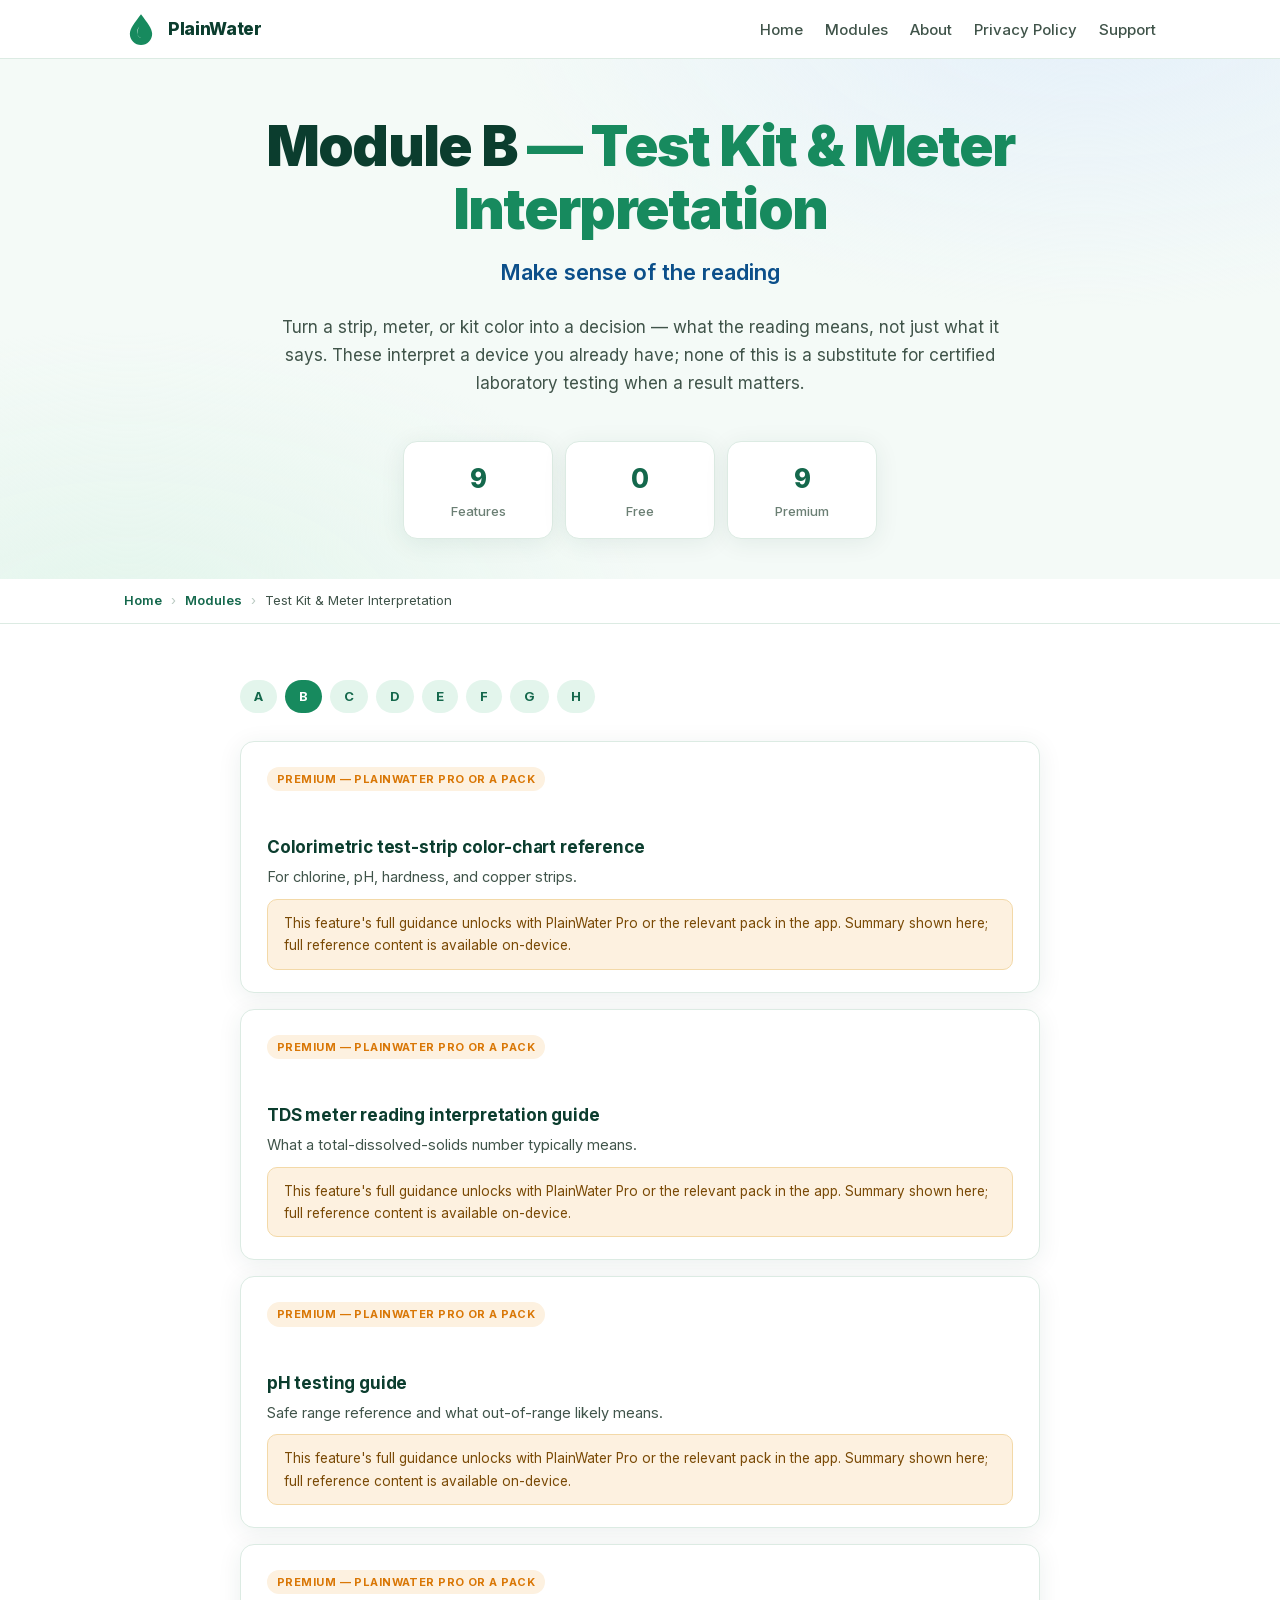
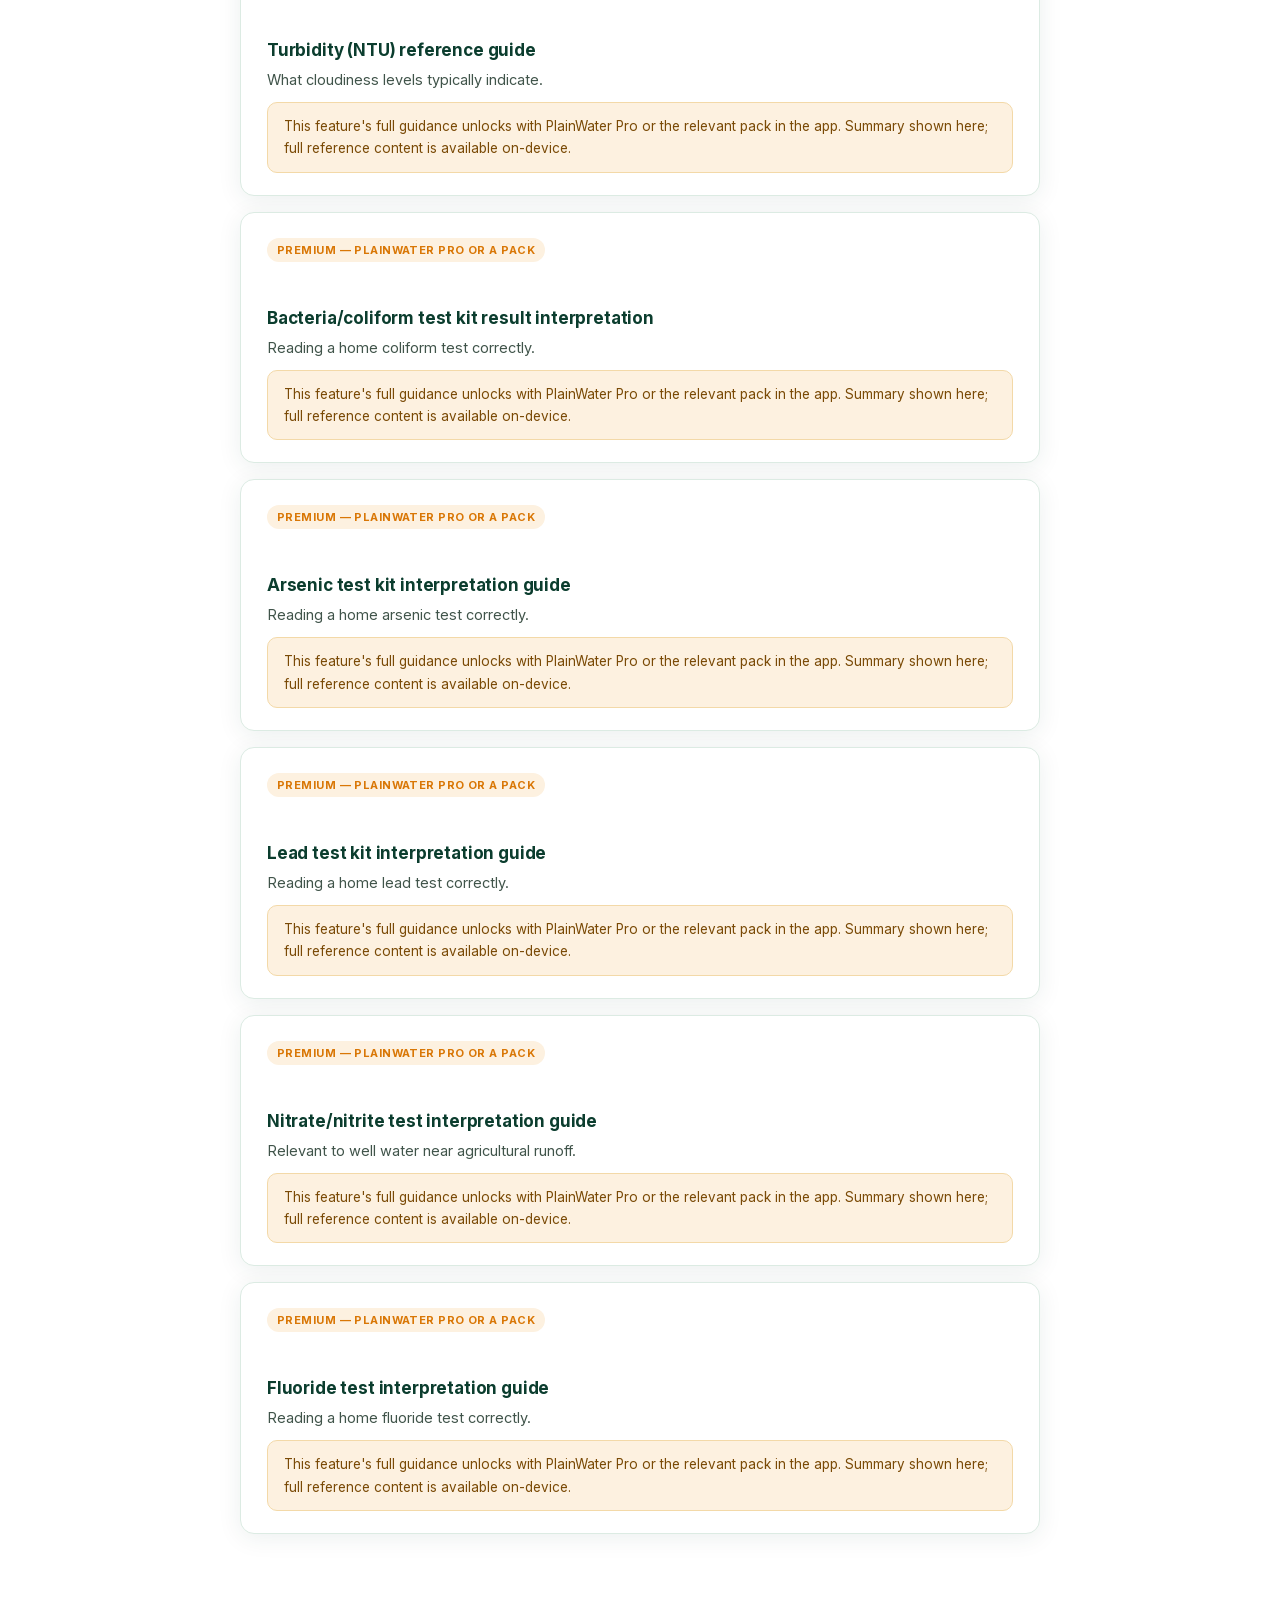
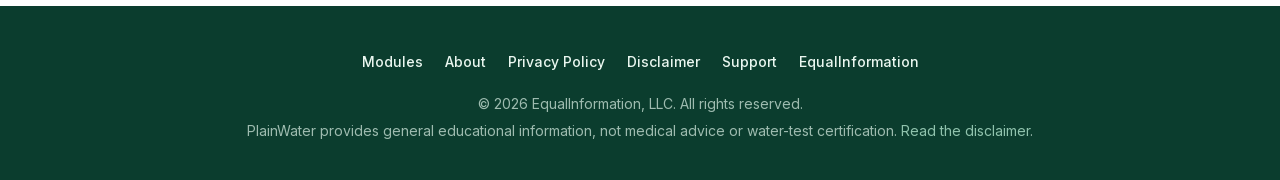
<file: modules/b/index.html>
<!DOCTYPE html>
<html lang="en">
<head>
    <meta charset="UTF-8">
    <meta name="viewport" content="width=device-width, initial-scale=1.0">
    <title>Test Kit &amp; Meter Interpretation — PlainWater</title>
    <meta name="description" content="PlainWater module B: Make sense of the reading. 9 features, browsable offline reference.">
    <link rel="canonical" href="https://bpupadhyaya.github.io/plainwater-site/modules/b/">
    <link rel="icon" type="image/svg+xml" href="../../assets/img/favicon.svg">
    <meta name="theme-color" content="#0b3d2e">
    <link rel="stylesheet" href="../../assets/fonts/inter.css">
    <link rel="stylesheet" href="../../assets/css/style.css">
    <link rel="stylesheet" href="../../assets/css/modules.css">
</head>
<body>
<nav>
    <div class="nav-inner">
        <a href="../../" class="nav-logo">
            <img src="../../assets/img/favicon.svg" alt="" width="34" height="34">
            PlainWater
        </a>
        <ul class="nav-links">
            <li><a href="../../">Home</a></li>
            <li><a href="../../modules/">Modules</a></li>
            <li><a href="../../about/">About</a></li>
            <li><a href="../../privacy/">Privacy Policy</a></li>
            <li><a href="../../support/">Support</a></li>
        </ul>
        <button class="mobile-menu-btn" onclick="document.querySelector('.nav-links').classList.toggle('show')" aria-label="Menu">&#9776;</button>
    </div>
</nav>

<div class="hero hero-sub">
    <div class="wrap">
        <h1>Module B <span class="accent">&mdash; Test Kit &amp; Meter Interpretation</span></h1>
        <p class="tagline">Make sense of the reading</p>
        <p class="lede">Turn a strip, meter, or kit color into a decision — what the reading means, not just what it says. These interpret a device you already have; none of this is a substitute for certified laboratory testing when a result matters.</p>
        <div class="stats">
            <div class="stat"><div class="num">9</div><div class="label">Features</div></div>
            <div class="stat"><div class="num">0</div><div class="label">Free</div></div>
            <div class="stat"><div class="num">9</div><div class="label">Premium</div></div>
        </div>
    </div>
</div>
<div class="crumbs" role="navigation" aria-label="Breadcrumb"><div class="wrap"><a href="../../">Home</a><span class="sep">&rsaquo;</span><a href="../">Modules</a><span class="sep">&rsaquo;</span><span class="current">Test Kit &amp; Meter Interpretation</span></div></div>
<div class="content wrap">
    <div class="module-nav"><a href="../a/">A</a><a href="../b/" class="current">B</a><a href="../c/">C</a><a href="../d/">D</a><a href="../e/">E</a><a href="../f/">F</a><a href="../g/">G</a><a href="../h/">H</a></div>
    <div class="feature-list">
        
        <div class="feature-card">
            <span class="feature-tier premium">Premium — PlainWater Pro or a pack</span>
            <h3>Colorimetric test-strip color-chart reference</h3>
            <p class="f-summary">For chlorine, pH, hardness, and copper strips.</p>
            <div class="premium-note">This feature's full guidance unlocks with PlainWater Pro or the relevant pack in the app. Summary shown here; full reference content is available on-device.</div>
        </div>
        <div class="feature-card">
            <span class="feature-tier premium">Premium — PlainWater Pro or a pack</span>
            <h3>TDS meter reading interpretation guide</h3>
            <p class="f-summary">What a total-dissolved-solids number typically means.</p>
            <div class="premium-note">This feature's full guidance unlocks with PlainWater Pro or the relevant pack in the app. Summary shown here; full reference content is available on-device.</div>
        </div>
        <div class="feature-card">
            <span class="feature-tier premium">Premium — PlainWater Pro or a pack</span>
            <h3>pH testing guide</h3>
            <p class="f-summary">Safe range reference and what out-of-range likely means.</p>
            <div class="premium-note">This feature's full guidance unlocks with PlainWater Pro or the relevant pack in the app. Summary shown here; full reference content is available on-device.</div>
        </div>
        <div class="feature-card">
            <span class="feature-tier premium">Premium — PlainWater Pro or a pack</span>
            <h3>Turbidity (NTU) reference guide</h3>
            <p class="f-summary">What cloudiness levels typically indicate.</p>
            <div class="premium-note">This feature's full guidance unlocks with PlainWater Pro or the relevant pack in the app. Summary shown here; full reference content is available on-device.</div>
        </div>
        <div class="feature-card">
            <span class="feature-tier premium">Premium — PlainWater Pro or a pack</span>
            <h3>Bacteria/coliform test kit result interpretation</h3>
            <p class="f-summary">Reading a home coliform test correctly.</p>
            <div class="premium-note">This feature's full guidance unlocks with PlainWater Pro or the relevant pack in the app. Summary shown here; full reference content is available on-device.</div>
        </div>
        <div class="feature-card">
            <span class="feature-tier premium">Premium — PlainWater Pro or a pack</span>
            <h3>Arsenic test kit interpretation guide</h3>
            <p class="f-summary">Reading a home arsenic test correctly.</p>
            <div class="premium-note">This feature's full guidance unlocks with PlainWater Pro or the relevant pack in the app. Summary shown here; full reference content is available on-device.</div>
        </div>
        <div class="feature-card">
            <span class="feature-tier premium">Premium — PlainWater Pro or a pack</span>
            <h3>Lead test kit interpretation guide</h3>
            <p class="f-summary">Reading a home lead test correctly.</p>
            <div class="premium-note">This feature's full guidance unlocks with PlainWater Pro or the relevant pack in the app. Summary shown here; full reference content is available on-device.</div>
        </div>
        <div class="feature-card">
            <span class="feature-tier premium">Premium — PlainWater Pro or a pack</span>
            <h3>Nitrate/nitrite test interpretation guide</h3>
            <p class="f-summary">Relevant to well water near agricultural runoff.</p>
            <div class="premium-note">This feature's full guidance unlocks with PlainWater Pro or the relevant pack in the app. Summary shown here; full reference content is available on-device.</div>
        </div>
        <div class="feature-card">
            <span class="feature-tier premium">Premium — PlainWater Pro or a pack</span>
            <h3>Fluoride test interpretation guide</h3>
            <p class="f-summary">Reading a home fluoride test correctly.</p>
            <div class="premium-note">This feature's full guidance unlocks with PlainWater Pro or the relevant pack in the app. Summary shown here; full reference content is available on-device.</div>
        </div>
    </div>
</div>
<footer>
    <div class="footer-inner">
        <ul class="footer-links">
            <li><a href="../../modules/">Modules</a></li>
            <li><a href="../../about/">About</a></li>
            <li><a href="../../privacy/">Privacy Policy</a></li>
            <li><a href="../../disclaimer/">Disclaimer</a></li>
            <li><a href="../../support/">Support</a></li>
            <li><a href="https://equalinformation.com" target="_blank" rel="noopener">EqualInformation</a></li>
        </ul>
        <p class="footer-copy">
            &copy; 2026 EqualInformation, LLC. All rights reserved.<br>
            PlainWater provides general educational information, not medical advice or water-test certification. <a href="../../disclaimer/">Read the disclaimer</a>.
        </p>
    </div>
</footer>
</body>
</html>
</file>
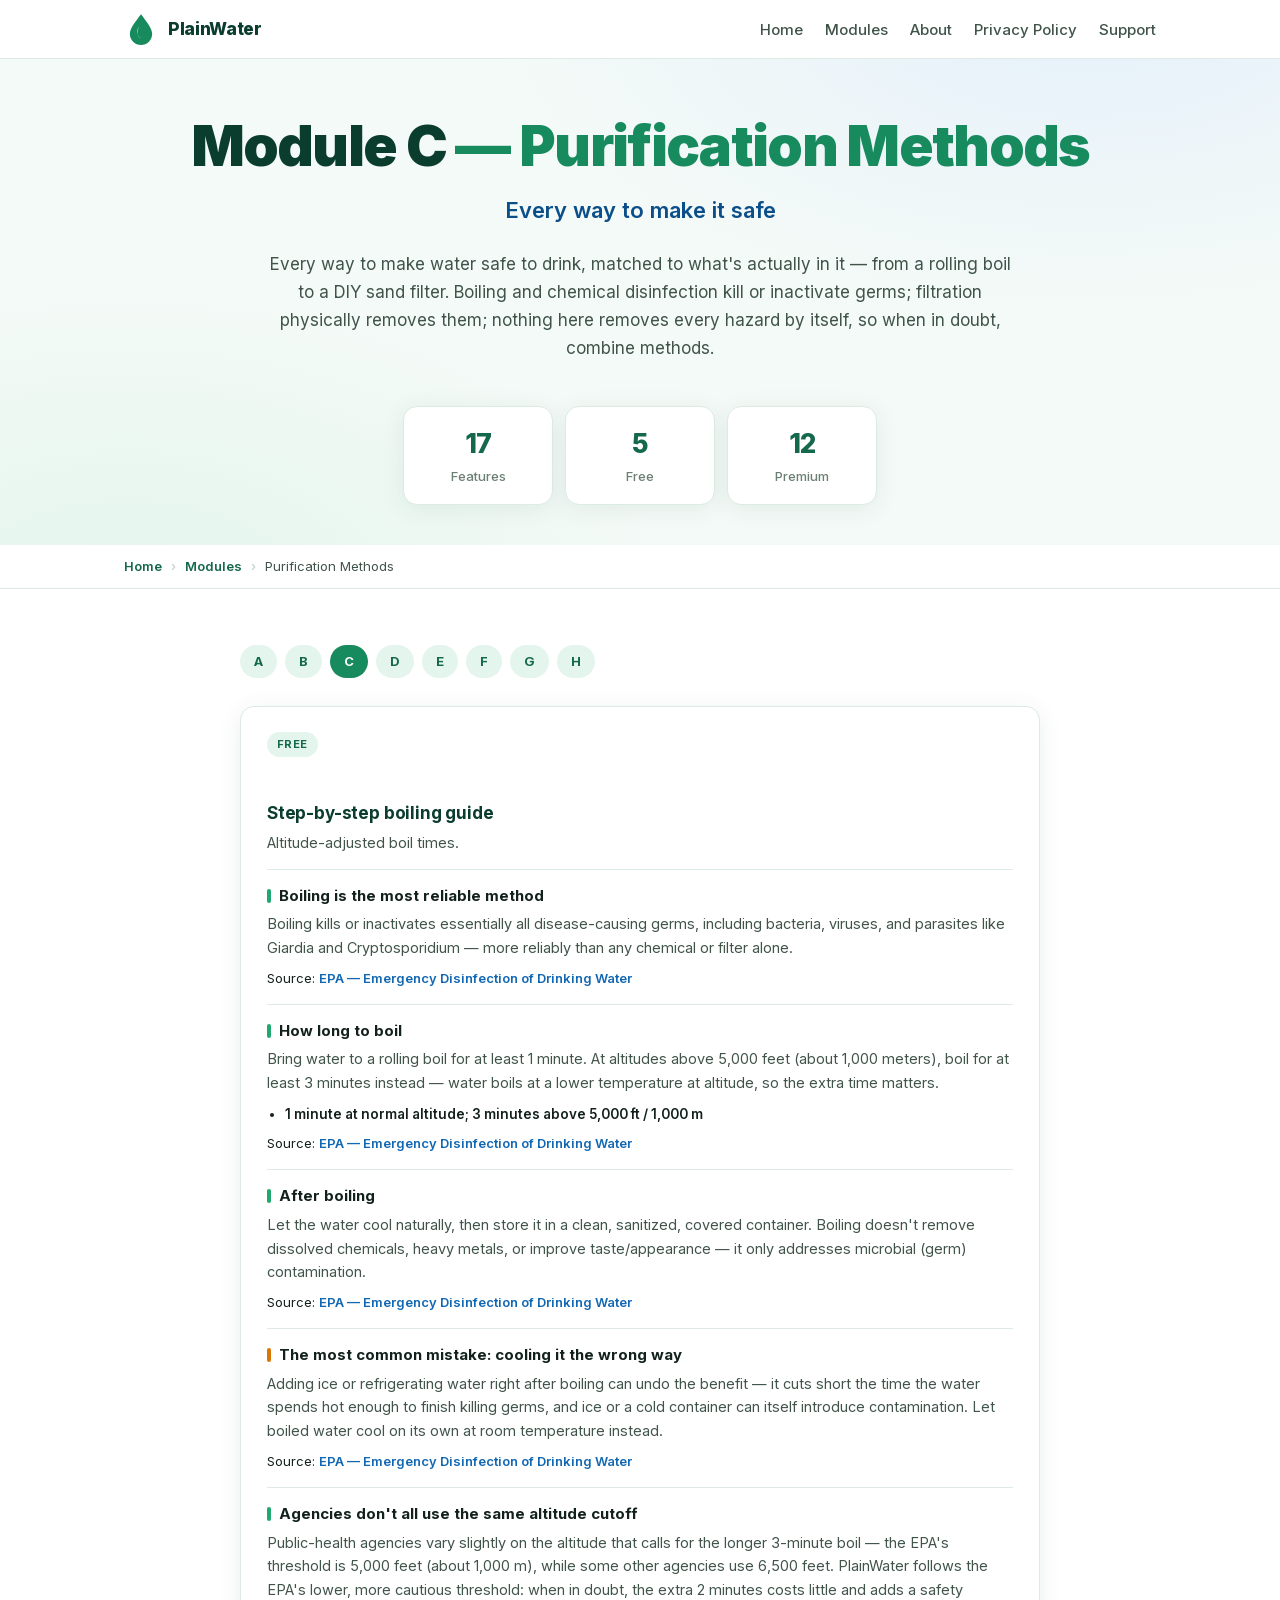
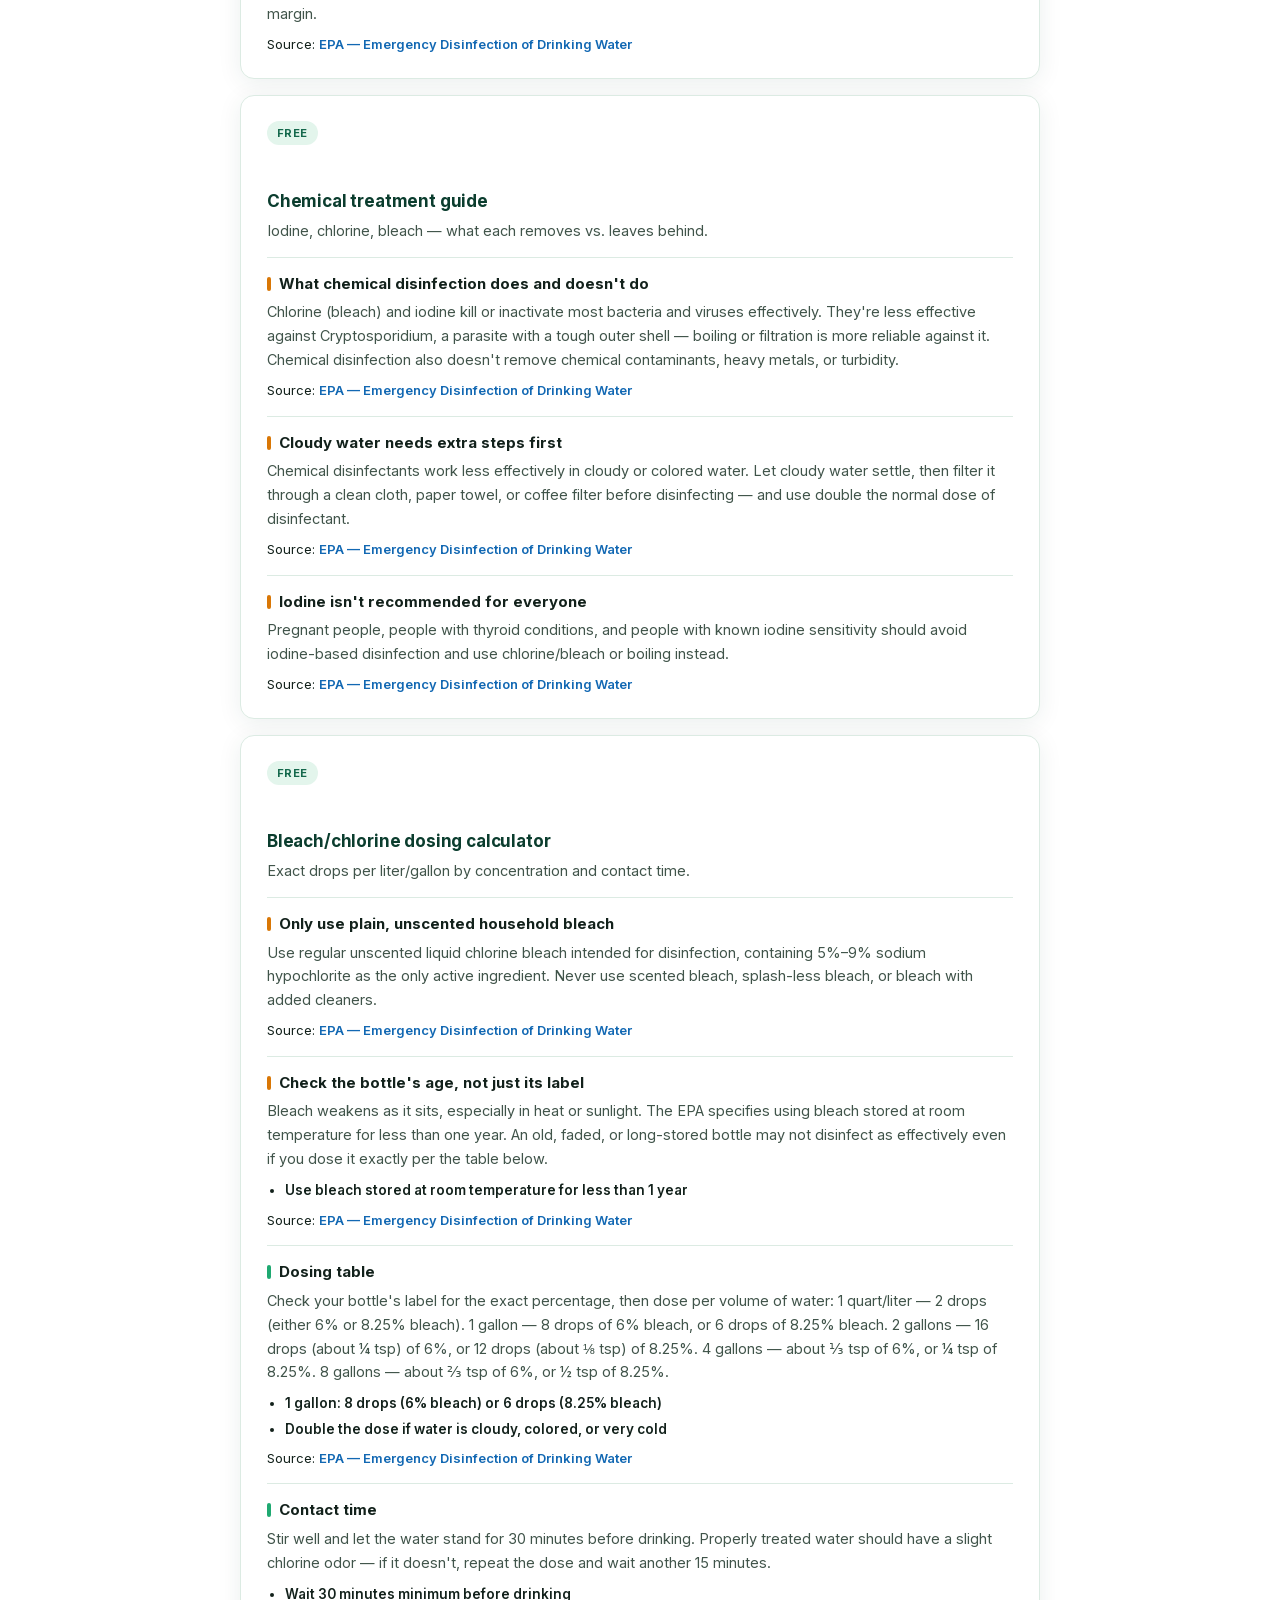
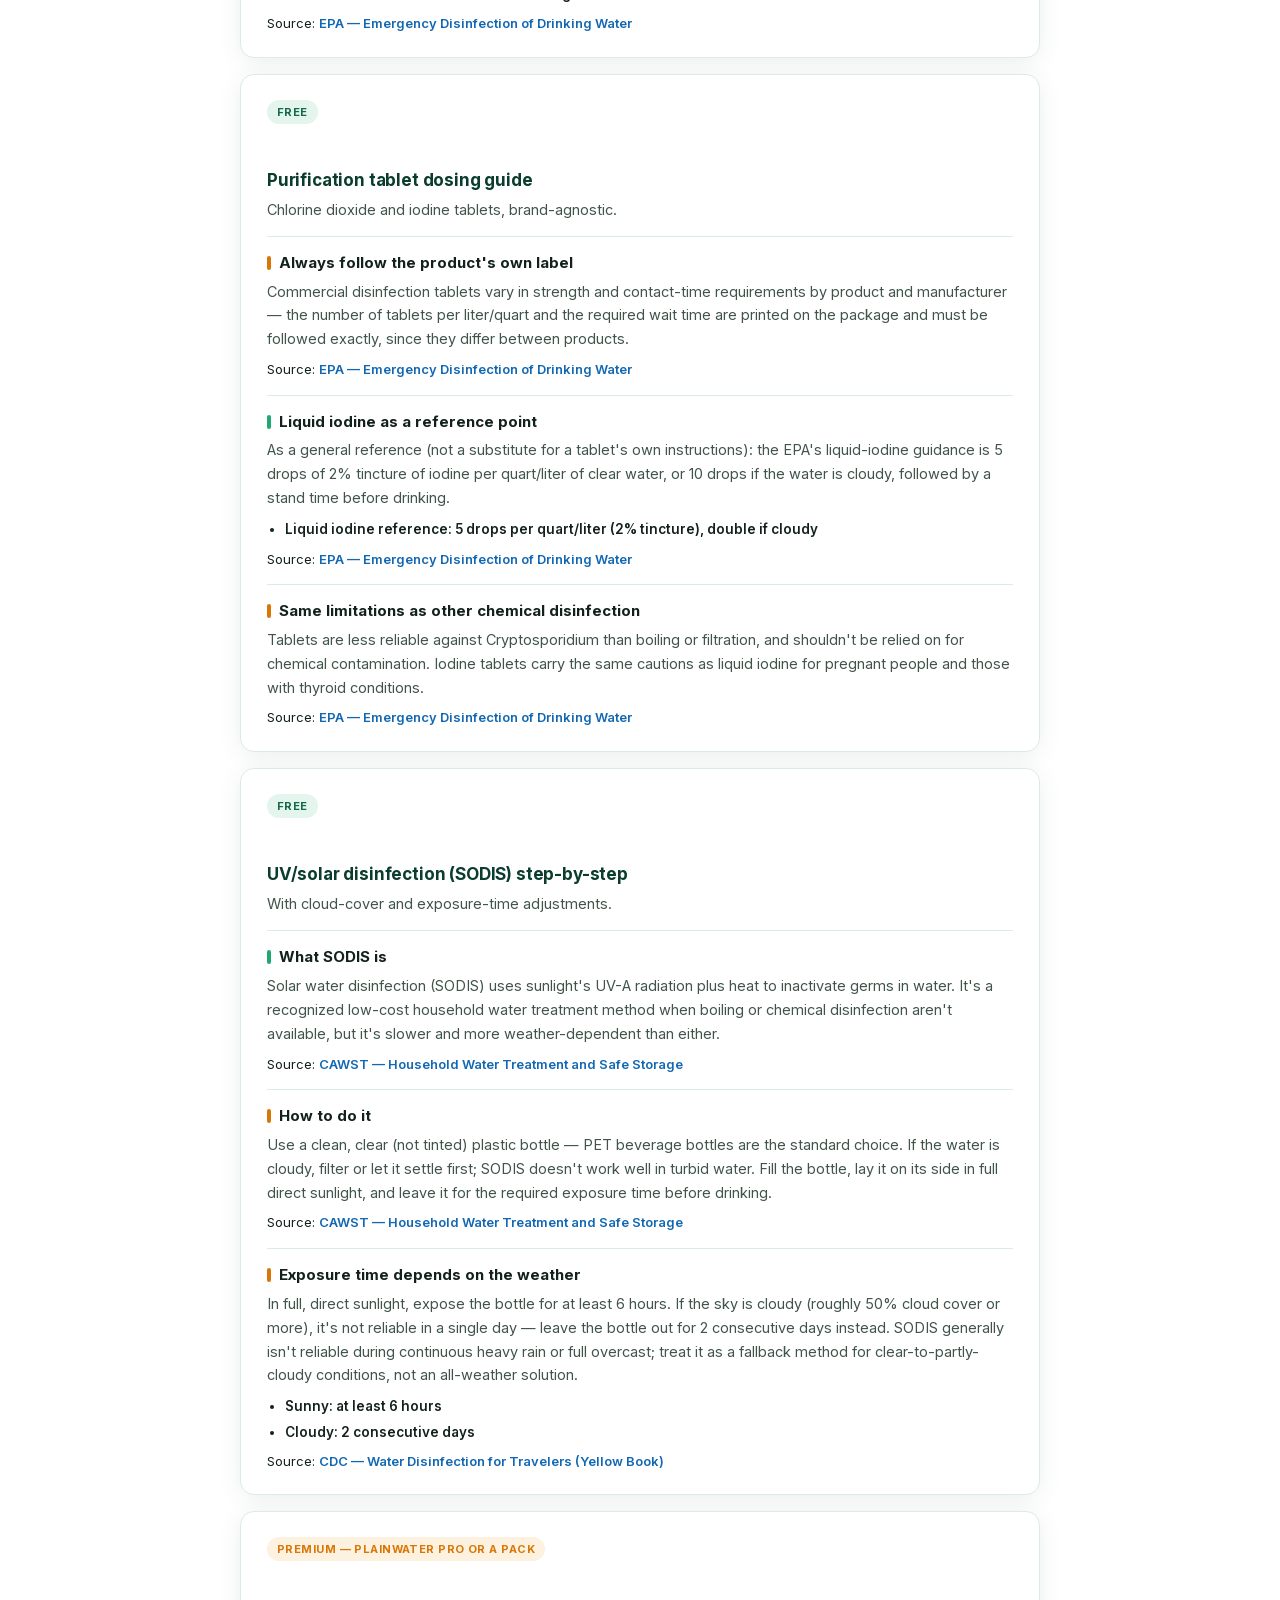
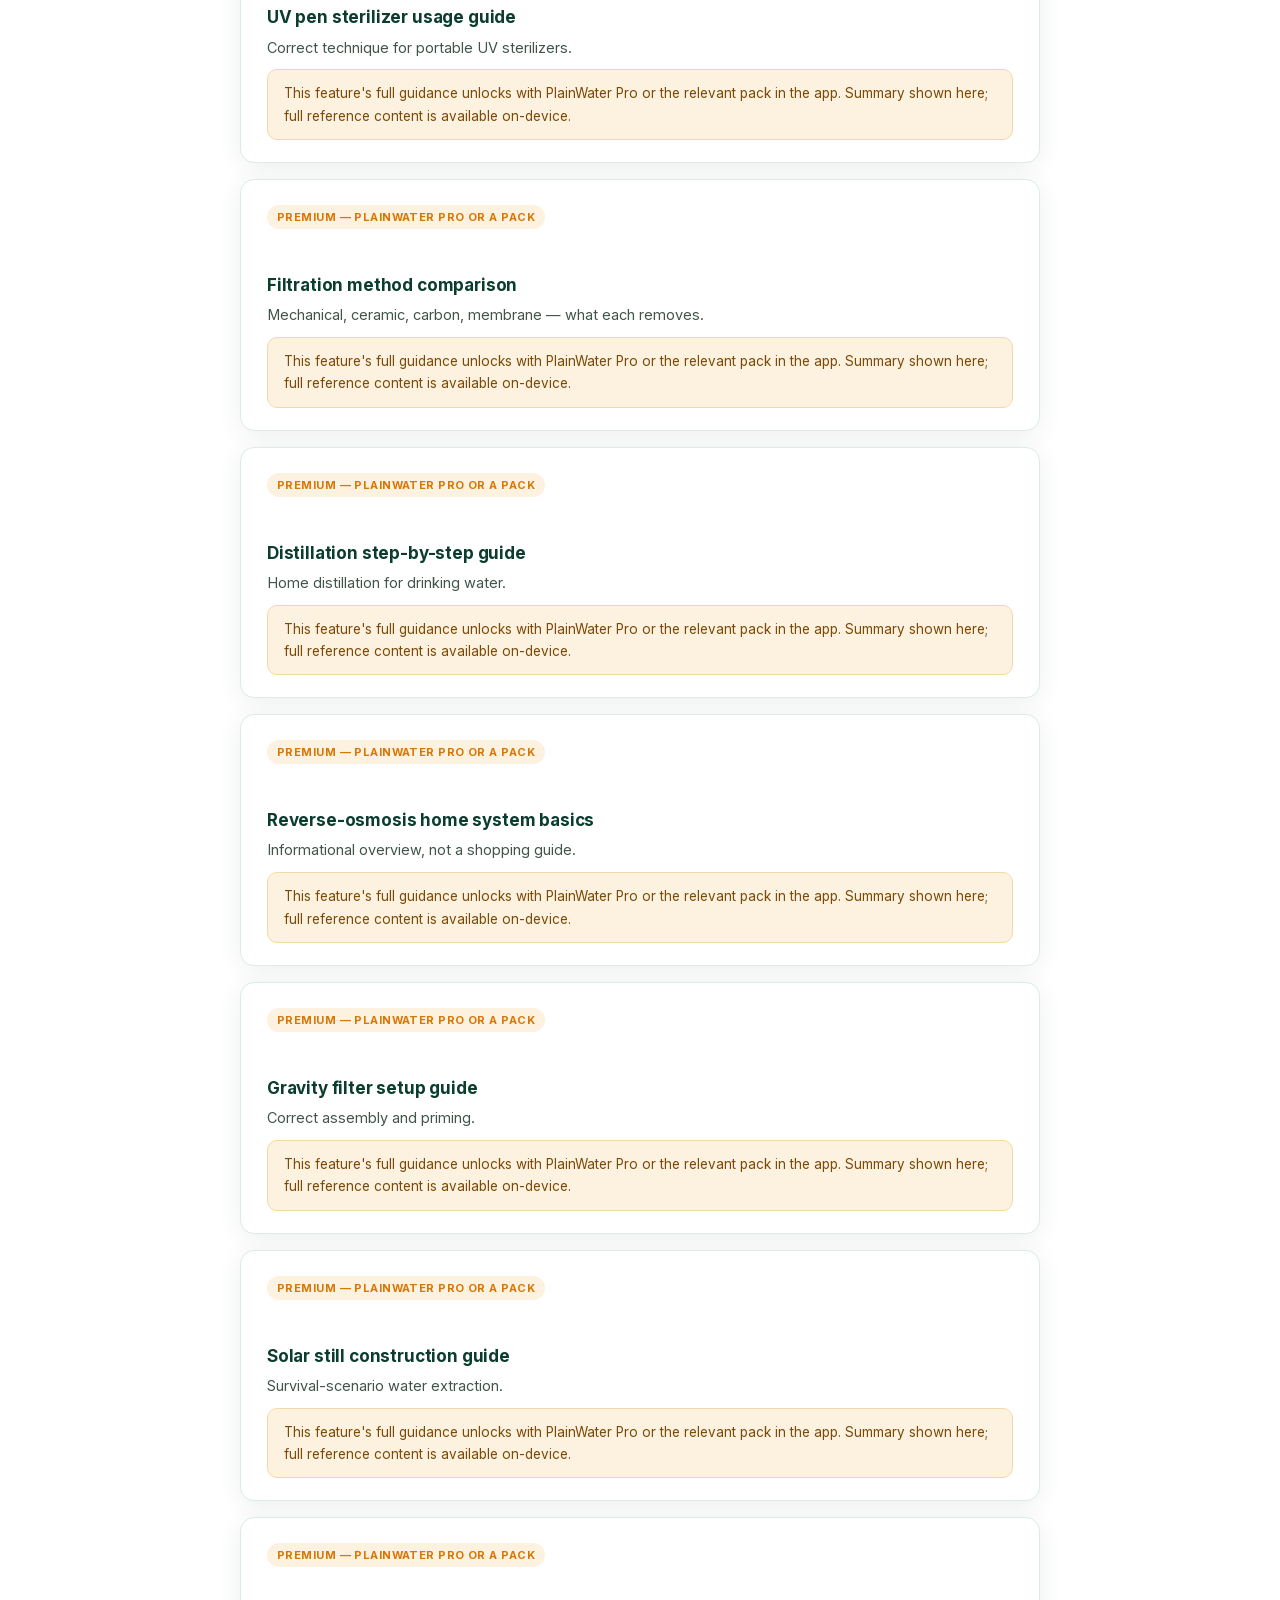
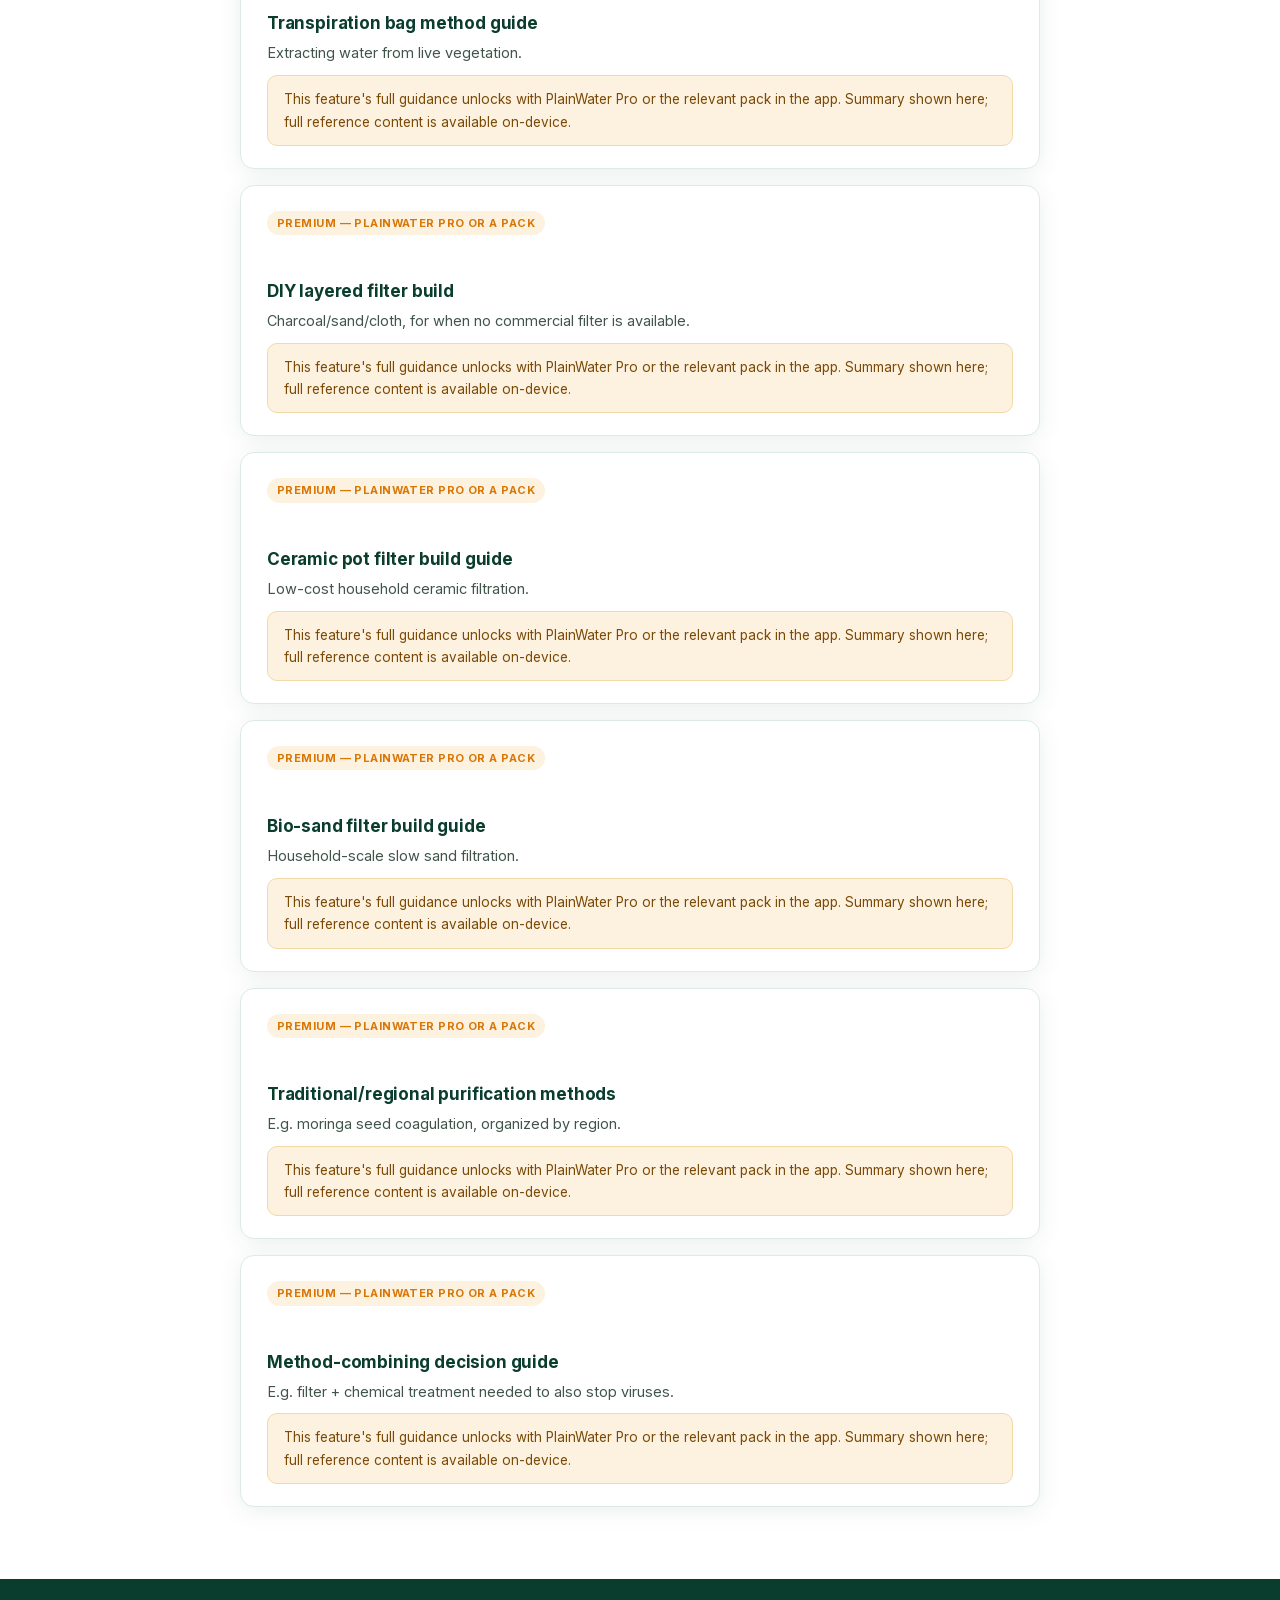
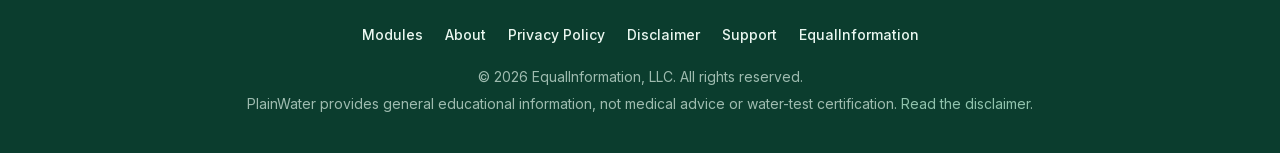
<file: modules/c/index.html>
<!DOCTYPE html>
<html lang="en">
<head>
    <meta charset="UTF-8">
    <meta name="viewport" content="width=device-width, initial-scale=1.0">
    <title>Purification Methods — PlainWater</title>
    <meta name="description" content="PlainWater module C: Every way to make it safe. 17 features, browsable offline reference.">
    <link rel="canonical" href="https://bpupadhyaya.github.io/plainwater-site/modules/c/">
    <link rel="icon" type="image/svg+xml" href="../../assets/img/favicon.svg">
    <meta name="theme-color" content="#0b3d2e">
    <link rel="stylesheet" href="../../assets/fonts/inter.css">
    <link rel="stylesheet" href="../../assets/css/style.css">
    <link rel="stylesheet" href="../../assets/css/modules.css">
</head>
<body>
<nav>
    <div class="nav-inner">
        <a href="../../" class="nav-logo">
            <img src="../../assets/img/favicon.svg" alt="" width="34" height="34">
            PlainWater
        </a>
        <ul class="nav-links">
            <li><a href="../../">Home</a></li>
            <li><a href="../../modules/">Modules</a></li>
            <li><a href="../../about/">About</a></li>
            <li><a href="../../privacy/">Privacy Policy</a></li>
            <li><a href="../../support/">Support</a></li>
        </ul>
        <button class="mobile-menu-btn" onclick="document.querySelector('.nav-links').classList.toggle('show')" aria-label="Menu">&#9776;</button>
    </div>
</nav>

<div class="hero hero-sub">
    <div class="wrap">
        <h1>Module C <span class="accent">&mdash; Purification Methods</span></h1>
        <p class="tagline">Every way to make it safe</p>
        <p class="lede">Every way to make water safe to drink, matched to what's actually in it — from a rolling boil to a DIY sand filter. Boiling and chemical disinfection kill or inactivate germs; filtration physically removes them; nothing here removes every hazard by itself, so when in doubt, combine methods.</p>
        <div class="stats">
            <div class="stat"><div class="num">17</div><div class="label">Features</div></div>
            <div class="stat"><div class="num">5</div><div class="label">Free</div></div>
            <div class="stat"><div class="num">12</div><div class="label">Premium</div></div>
        </div>
    </div>
</div>
<div class="crumbs" role="navigation" aria-label="Breadcrumb"><div class="wrap"><a href="../../">Home</a><span class="sep">&rsaquo;</span><a href="../">Modules</a><span class="sep">&rsaquo;</span><span class="current">Purification Methods</span></div></div>
<div class="content wrap">
    <div class="module-nav"><a href="../a/">A</a><a href="../b/">B</a><a href="../c/" class="current">C</a><a href="../d/">D</a><a href="../e/">E</a><a href="../f/">F</a><a href="../g/">G</a><a href="../h/">H</a></div>
    <div class="feature-list">
        
        <div class="feature-card">
            <span class="feature-tier free">Free</span>
            <h3>Step-by-step boiling guide</h3>
            <p class="f-summary">Altitude-adjusted boil times.</p>
            <div class="feature-entries">
                <div class="feature-entry">
                    <h4><span class="urgency-bar info"></span>Boiling is the most reliable method</h4>
                    <p>Boiling kills or inactivates essentially all disease-causing germs, including bacteria, viruses, and parasites like Giardia and Cryptosporidium — more reliably than any chemical or filter alone.</p>
                    
                    <div class="citations">Source: <a href="https://www.epa.gov/ground-water-and-drinking-water/emergency-disinfection-drinking-water" target="_blank" rel="noopener">EPA — Emergency Disinfection of Drinking Water</a></div>
                </div>
                <div class="feature-entry">
                    <h4><span class="urgency-bar info"></span>How long to boil</h4>
                    <p>Bring water to a rolling boil for at least 1 minute. At altitudes above 5,000 feet (about 1,000 meters), boil for at least 3 minutes instead — water boils at a lower temperature at altitude, so the extra time matters.</p>
                    <ul class="key-points"><li>1 minute at normal altitude; 3 minutes above 5,000 ft / 1,000 m</li></ul>
                    <div class="citations">Source: <a href="https://www.epa.gov/ground-water-and-drinking-water/emergency-disinfection-drinking-water" target="_blank" rel="noopener">EPA — Emergency Disinfection of Drinking Water</a></div>
                </div>
                <div class="feature-entry">
                    <h4><span class="urgency-bar info"></span>After boiling</h4>
                    <p>Let the water cool naturally, then store it in a clean, sanitized, covered container. Boiling doesn't remove dissolved chemicals, heavy metals, or improve taste/appearance — it only addresses microbial (germ) contamination.</p>
                    
                    <div class="citations">Source: <a href="https://www.epa.gov/ground-water-and-drinking-water/emergency-disinfection-drinking-water" target="_blank" rel="noopener">EPA — Emergency Disinfection of Drinking Water</a></div>
                </div>
                <div class="feature-entry">
                    <h4><span class="urgency-bar caution"></span>The most common mistake: cooling it the wrong way</h4>
                    <p>Adding ice or refrigerating water right after boiling can undo the benefit — it cuts short the time the water spends hot enough to finish killing germs, and ice or a cold container can itself introduce contamination. Let boiled water cool on its own at room temperature instead.</p>
                    
                    <div class="citations">Source: <a href="https://www.epa.gov/ground-water-and-drinking-water/emergency-disinfection-drinking-water" target="_blank" rel="noopener">EPA — Emergency Disinfection of Drinking Water</a></div>
                </div>
                <div class="feature-entry">
                    <h4><span class="urgency-bar info"></span>Agencies don't all use the same altitude cutoff</h4>
                    <p>Public-health agencies vary slightly on the altitude that calls for the longer 3-minute boil — the EPA's threshold is 5,000 feet (about 1,000 m), while some other agencies use 6,500 feet. PlainWater follows the EPA's lower, more cautious threshold: when in doubt, the extra 2 minutes costs little and adds a safety margin.</p>
                    
                    <div class="citations">Source: <a href="https://www.epa.gov/ground-water-and-drinking-water/emergency-disinfection-drinking-water" target="_blank" rel="noopener">EPA — Emergency Disinfection of Drinking Water</a></div>
                </div></div>
        </div>
        <div class="feature-card">
            <span class="feature-tier free">Free</span>
            <h3>Chemical treatment guide</h3>
            <p class="f-summary">Iodine, chlorine, bleach — what each removes vs. leaves behind.</p>
            <div class="feature-entries">
                <div class="feature-entry">
                    <h4><span class="urgency-bar caution"></span>What chemical disinfection does and doesn't do</h4>
                    <p>Chlorine (bleach) and iodine kill or inactivate most bacteria and viruses effectively. They're less effective against Cryptosporidium, a parasite with a tough outer shell — boiling or filtration is more reliable against it. Chemical disinfection also doesn't remove chemical contaminants, heavy metals, or turbidity.</p>
                    
                    <div class="citations">Source: <a href="https://www.epa.gov/ground-water-and-drinking-water/emergency-disinfection-drinking-water" target="_blank" rel="noopener">EPA — Emergency Disinfection of Drinking Water</a></div>
                </div>
                <div class="feature-entry">
                    <h4><span class="urgency-bar caution"></span>Cloudy water needs extra steps first</h4>
                    <p>Chemical disinfectants work less effectively in cloudy or colored water. Let cloudy water settle, then filter it through a clean cloth, paper towel, or coffee filter before disinfecting — and use double the normal dose of disinfectant.</p>
                    
                    <div class="citations">Source: <a href="https://www.epa.gov/ground-water-and-drinking-water/emergency-disinfection-drinking-water" target="_blank" rel="noopener">EPA — Emergency Disinfection of Drinking Water</a></div>
                </div>
                <div class="feature-entry">
                    <h4><span class="urgency-bar caution"></span>Iodine isn't recommended for everyone</h4>
                    <p>Pregnant people, people with thyroid conditions, and people with known iodine sensitivity should avoid iodine-based disinfection and use chlorine/bleach or boiling instead.</p>
                    
                    <div class="citations">Source: <a href="https://www.epa.gov/ground-water-and-drinking-water/emergency-disinfection-drinking-water" target="_blank" rel="noopener">EPA — Emergency Disinfection of Drinking Water</a></div>
                </div></div>
        </div>
        <div class="feature-card">
            <span class="feature-tier free">Free</span>
            <h3>Bleach/chlorine dosing calculator</h3>
            <p class="f-summary">Exact drops per liter/gallon by concentration and contact time.</p>
            <div class="feature-entries">
                <div class="feature-entry">
                    <h4><span class="urgency-bar caution"></span>Only use plain, unscented household bleach</h4>
                    <p>Use regular unscented liquid chlorine bleach intended for disinfection, containing 5%–9% sodium hypochlorite as the only active ingredient. Never use scented bleach, splash-less bleach, or bleach with added cleaners.</p>
                    
                    <div class="citations">Source: <a href="https://www.epa.gov/ground-water-and-drinking-water/emergency-disinfection-drinking-water" target="_blank" rel="noopener">EPA — Emergency Disinfection of Drinking Water</a></div>
                </div>
                <div class="feature-entry">
                    <h4><span class="urgency-bar caution"></span>Check the bottle's age, not just its label</h4>
                    <p>Bleach weakens as it sits, especially in heat or sunlight. The EPA specifies using bleach stored at room temperature for less than one year. An old, faded, or long-stored bottle may not disinfect as effectively even if you dose it exactly per the table below.</p>
                    <ul class="key-points"><li>Use bleach stored at room temperature for less than 1 year</li></ul>
                    <div class="citations">Source: <a href="https://www.epa.gov/ground-water-and-drinking-water/emergency-disinfection-drinking-water" target="_blank" rel="noopener">EPA — Emergency Disinfection of Drinking Water</a></div>
                </div>
                <div class="feature-entry">
                    <h4><span class="urgency-bar info"></span>Dosing table</h4>
                    <p>Check your bottle's label for the exact percentage, then dose per volume of water: 1 quart/liter — 2 drops (either 6% or 8.25% bleach). 1 gallon — 8 drops of 6% bleach, or 6 drops of 8.25% bleach. 2 gallons — 16 drops (about ¼ tsp) of 6%, or 12 drops (about ⅛ tsp) of 8.25%. 4 gallons — about ⅓ tsp of 6%, or ¼ tsp of 8.25%. 8 gallons — about ⅔ tsp of 6%, or ½ tsp of 8.25%.</p>
                    <ul class="key-points"><li>1 gallon: 8 drops (6% bleach) or 6 drops (8.25% bleach)</li><li>Double the dose if water is cloudy, colored, or very cold</li></ul>
                    <div class="citations">Source: <a href="https://www.epa.gov/ground-water-and-drinking-water/emergency-disinfection-drinking-water" target="_blank" rel="noopener">EPA — Emergency Disinfection of Drinking Water</a></div>
                </div>
                <div class="feature-entry">
                    <h4><span class="urgency-bar info"></span>Contact time</h4>
                    <p>Stir well and let the water stand for 30 minutes before drinking. Properly treated water should have a slight chlorine odor — if it doesn't, repeat the dose and wait another 15 minutes.</p>
                    <ul class="key-points"><li>Wait 30 minutes minimum before drinking</li></ul>
                    <div class="citations">Source: <a href="https://www.epa.gov/ground-water-and-drinking-water/emergency-disinfection-drinking-water" target="_blank" rel="noopener">EPA — Emergency Disinfection of Drinking Water</a></div>
                </div></div>
        </div>
        <div class="feature-card">
            <span class="feature-tier free">Free</span>
            <h3>Purification tablet dosing guide</h3>
            <p class="f-summary">Chlorine dioxide and iodine tablets, brand-agnostic.</p>
            <div class="feature-entries">
                <div class="feature-entry">
                    <h4><span class="urgency-bar caution"></span>Always follow the product's own label</h4>
                    <p>Commercial disinfection tablets vary in strength and contact-time requirements by product and manufacturer — the number of tablets per liter/quart and the required wait time are printed on the package and must be followed exactly, since they differ between products.</p>
                    
                    <div class="citations">Source: <a href="https://www.epa.gov/ground-water-and-drinking-water/emergency-disinfection-drinking-water" target="_blank" rel="noopener">EPA — Emergency Disinfection of Drinking Water</a></div>
                </div>
                <div class="feature-entry">
                    <h4><span class="urgency-bar info"></span>Liquid iodine as a reference point</h4>
                    <p>As a general reference (not a substitute for a tablet's own instructions): the EPA's liquid-iodine guidance is 5 drops of 2% tincture of iodine per quart/liter of clear water, or 10 drops if the water is cloudy, followed by a stand time before drinking.</p>
                    <ul class="key-points"><li>Liquid iodine reference: 5 drops per quart/liter (2% tincture), double if cloudy</li></ul>
                    <div class="citations">Source: <a href="https://www.epa.gov/ground-water-and-drinking-water/emergency-disinfection-drinking-water" target="_blank" rel="noopener">EPA — Emergency Disinfection of Drinking Water</a></div>
                </div>
                <div class="feature-entry">
                    <h4><span class="urgency-bar caution"></span>Same limitations as other chemical disinfection</h4>
                    <p>Tablets are less reliable against Cryptosporidium than boiling or filtration, and shouldn't be relied on for chemical contamination. Iodine tablets carry the same cautions as liquid iodine for pregnant people and those with thyroid conditions.</p>
                    
                    <div class="citations">Source: <a href="https://www.epa.gov/ground-water-and-drinking-water/emergency-disinfection-drinking-water" target="_blank" rel="noopener">EPA — Emergency Disinfection of Drinking Water</a></div>
                </div></div>
        </div>
        <div class="feature-card">
            <span class="feature-tier free">Free</span>
            <h3>UV/solar disinfection (SODIS) step-by-step</h3>
            <p class="f-summary">With cloud-cover and exposure-time adjustments.</p>
            <div class="feature-entries">
                <div class="feature-entry">
                    <h4><span class="urgency-bar info"></span>What SODIS is</h4>
                    <p>Solar water disinfection (SODIS) uses sunlight's UV-A radiation plus heat to inactivate germs in water. It's a recognized low-cost household water treatment method when boiling or chemical disinfection aren't available, but it's slower and more weather-dependent than either.</p>
                    
                    <div class="citations">Source: <a href="https://washresources.cawst.org/en/topics/5b4d4460/hwts" target="_blank" rel="noopener">CAWST — Household Water Treatment and Safe Storage</a></div>
                </div>
                <div class="feature-entry">
                    <h4><span class="urgency-bar caution"></span>How to do it</h4>
                    <p>Use a clean, clear (not tinted) plastic bottle — PET beverage bottles are the standard choice. If the water is cloudy, filter or let it settle first; SODIS doesn't work well in turbid water. Fill the bottle, lay it on its side in full direct sunlight, and leave it for the required exposure time before drinking.</p>
                    
                    <div class="citations">Source: <a href="https://washresources.cawst.org/en/topics/5b4d4460/hwts" target="_blank" rel="noopener">CAWST — Household Water Treatment and Safe Storage</a></div>
                </div>
                <div class="feature-entry">
                    <h4><span class="urgency-bar caution"></span>Exposure time depends on the weather</h4>
                    <p>In full, direct sunlight, expose the bottle for at least 6 hours. If the sky is cloudy (roughly 50% cloud cover or more), it's not reliable in a single day — leave the bottle out for 2 consecutive days instead. SODIS generally isn't reliable during continuous heavy rain or full overcast; treat it as a fallback method for clear-to-partly-cloudy conditions, not an all-weather solution.</p>
                    <ul class="key-points"><li>Sunny: at least 6 hours</li><li>Cloudy: 2 consecutive days</li></ul>
                    <div class="citations">Source: <a href="https://www.cdc.gov/yellow-book/hcp/preparing-international-travelers/water-disinfection-for-travelers.html" target="_blank" rel="noopener">CDC — Water Disinfection for Travelers (Yellow Book)</a></div>
                </div></div>
        </div>
        <div class="feature-card">
            <span class="feature-tier premium">Premium — PlainWater Pro or a pack</span>
            <h3>UV pen sterilizer usage guide</h3>
            <p class="f-summary">Correct technique for portable UV sterilizers.</p>
            <div class="premium-note">This feature's full guidance unlocks with PlainWater Pro or the relevant pack in the app. Summary shown here; full reference content is available on-device.</div>
        </div>
        <div class="feature-card">
            <span class="feature-tier premium">Premium — PlainWater Pro or a pack</span>
            <h3>Filtration method comparison</h3>
            <p class="f-summary">Mechanical, ceramic, carbon, membrane — what each removes.</p>
            <div class="premium-note">This feature's full guidance unlocks with PlainWater Pro or the relevant pack in the app. Summary shown here; full reference content is available on-device.</div>
        </div>
        <div class="feature-card">
            <span class="feature-tier premium">Premium — PlainWater Pro or a pack</span>
            <h3>Distillation step-by-step guide</h3>
            <p class="f-summary">Home distillation for drinking water.</p>
            <div class="premium-note">This feature's full guidance unlocks with PlainWater Pro or the relevant pack in the app. Summary shown here; full reference content is available on-device.</div>
        </div>
        <div class="feature-card">
            <span class="feature-tier premium">Premium — PlainWater Pro or a pack</span>
            <h3>Reverse-osmosis home system basics</h3>
            <p class="f-summary">Informational overview, not a shopping guide.</p>
            <div class="premium-note">This feature's full guidance unlocks with PlainWater Pro or the relevant pack in the app. Summary shown here; full reference content is available on-device.</div>
        </div>
        <div class="feature-card">
            <span class="feature-tier premium">Premium — PlainWater Pro or a pack</span>
            <h3>Gravity filter setup guide</h3>
            <p class="f-summary">Correct assembly and priming.</p>
            <div class="premium-note">This feature's full guidance unlocks with PlainWater Pro or the relevant pack in the app. Summary shown here; full reference content is available on-device.</div>
        </div>
        <div class="feature-card">
            <span class="feature-tier premium">Premium — PlainWater Pro or a pack</span>
            <h3>Solar still construction guide</h3>
            <p class="f-summary">Survival-scenario water extraction.</p>
            <div class="premium-note">This feature's full guidance unlocks with PlainWater Pro or the relevant pack in the app. Summary shown here; full reference content is available on-device.</div>
        </div>
        <div class="feature-card">
            <span class="feature-tier premium">Premium — PlainWater Pro or a pack</span>
            <h3>Transpiration bag method guide</h3>
            <p class="f-summary">Extracting water from live vegetation.</p>
            <div class="premium-note">This feature's full guidance unlocks with PlainWater Pro or the relevant pack in the app. Summary shown here; full reference content is available on-device.</div>
        </div>
        <div class="feature-card">
            <span class="feature-tier premium">Premium — PlainWater Pro or a pack</span>
            <h3>DIY layered filter build</h3>
            <p class="f-summary">Charcoal/sand/cloth, for when no commercial filter is available.</p>
            <div class="premium-note">This feature's full guidance unlocks with PlainWater Pro or the relevant pack in the app. Summary shown here; full reference content is available on-device.</div>
        </div>
        <div class="feature-card">
            <span class="feature-tier premium">Premium — PlainWater Pro or a pack</span>
            <h3>Ceramic pot filter build guide</h3>
            <p class="f-summary">Low-cost household ceramic filtration.</p>
            <div class="premium-note">This feature's full guidance unlocks with PlainWater Pro or the relevant pack in the app. Summary shown here; full reference content is available on-device.</div>
        </div>
        <div class="feature-card">
            <span class="feature-tier premium">Premium — PlainWater Pro or a pack</span>
            <h3>Bio-sand filter build guide</h3>
            <p class="f-summary">Household-scale slow sand filtration.</p>
            <div class="premium-note">This feature's full guidance unlocks with PlainWater Pro or the relevant pack in the app. Summary shown here; full reference content is available on-device.</div>
        </div>
        <div class="feature-card">
            <span class="feature-tier premium">Premium — PlainWater Pro or a pack</span>
            <h3>Traditional/regional purification methods</h3>
            <p class="f-summary">E.g. moringa seed coagulation, organized by region.</p>
            <div class="premium-note">This feature's full guidance unlocks with PlainWater Pro or the relevant pack in the app. Summary shown here; full reference content is available on-device.</div>
        </div>
        <div class="feature-card">
            <span class="feature-tier premium">Premium — PlainWater Pro or a pack</span>
            <h3>Method-combining decision guide</h3>
            <p class="f-summary">E.g. filter + chemical treatment needed to also stop viruses.</p>
            <div class="premium-note">This feature's full guidance unlocks with PlainWater Pro or the relevant pack in the app. Summary shown here; full reference content is available on-device.</div>
        </div>
    </div>
</div>
<footer>
    <div class="footer-inner">
        <ul class="footer-links">
            <li><a href="../../modules/">Modules</a></li>
            <li><a href="../../about/">About</a></li>
            <li><a href="../../privacy/">Privacy Policy</a></li>
            <li><a href="../../disclaimer/">Disclaimer</a></li>
            <li><a href="../../support/">Support</a></li>
            <li><a href="https://equalinformation.com" target="_blank" rel="noopener">EqualInformation</a></li>
        </ul>
        <p class="footer-copy">
            &copy; 2026 EqualInformation, LLC. All rights reserved.<br>
            PlainWater provides general educational information, not medical advice or water-test certification. <a href="../../disclaimer/">Read the disclaimer</a>.
        </p>
    </div>
</footer>
</body>
</html>
</file>
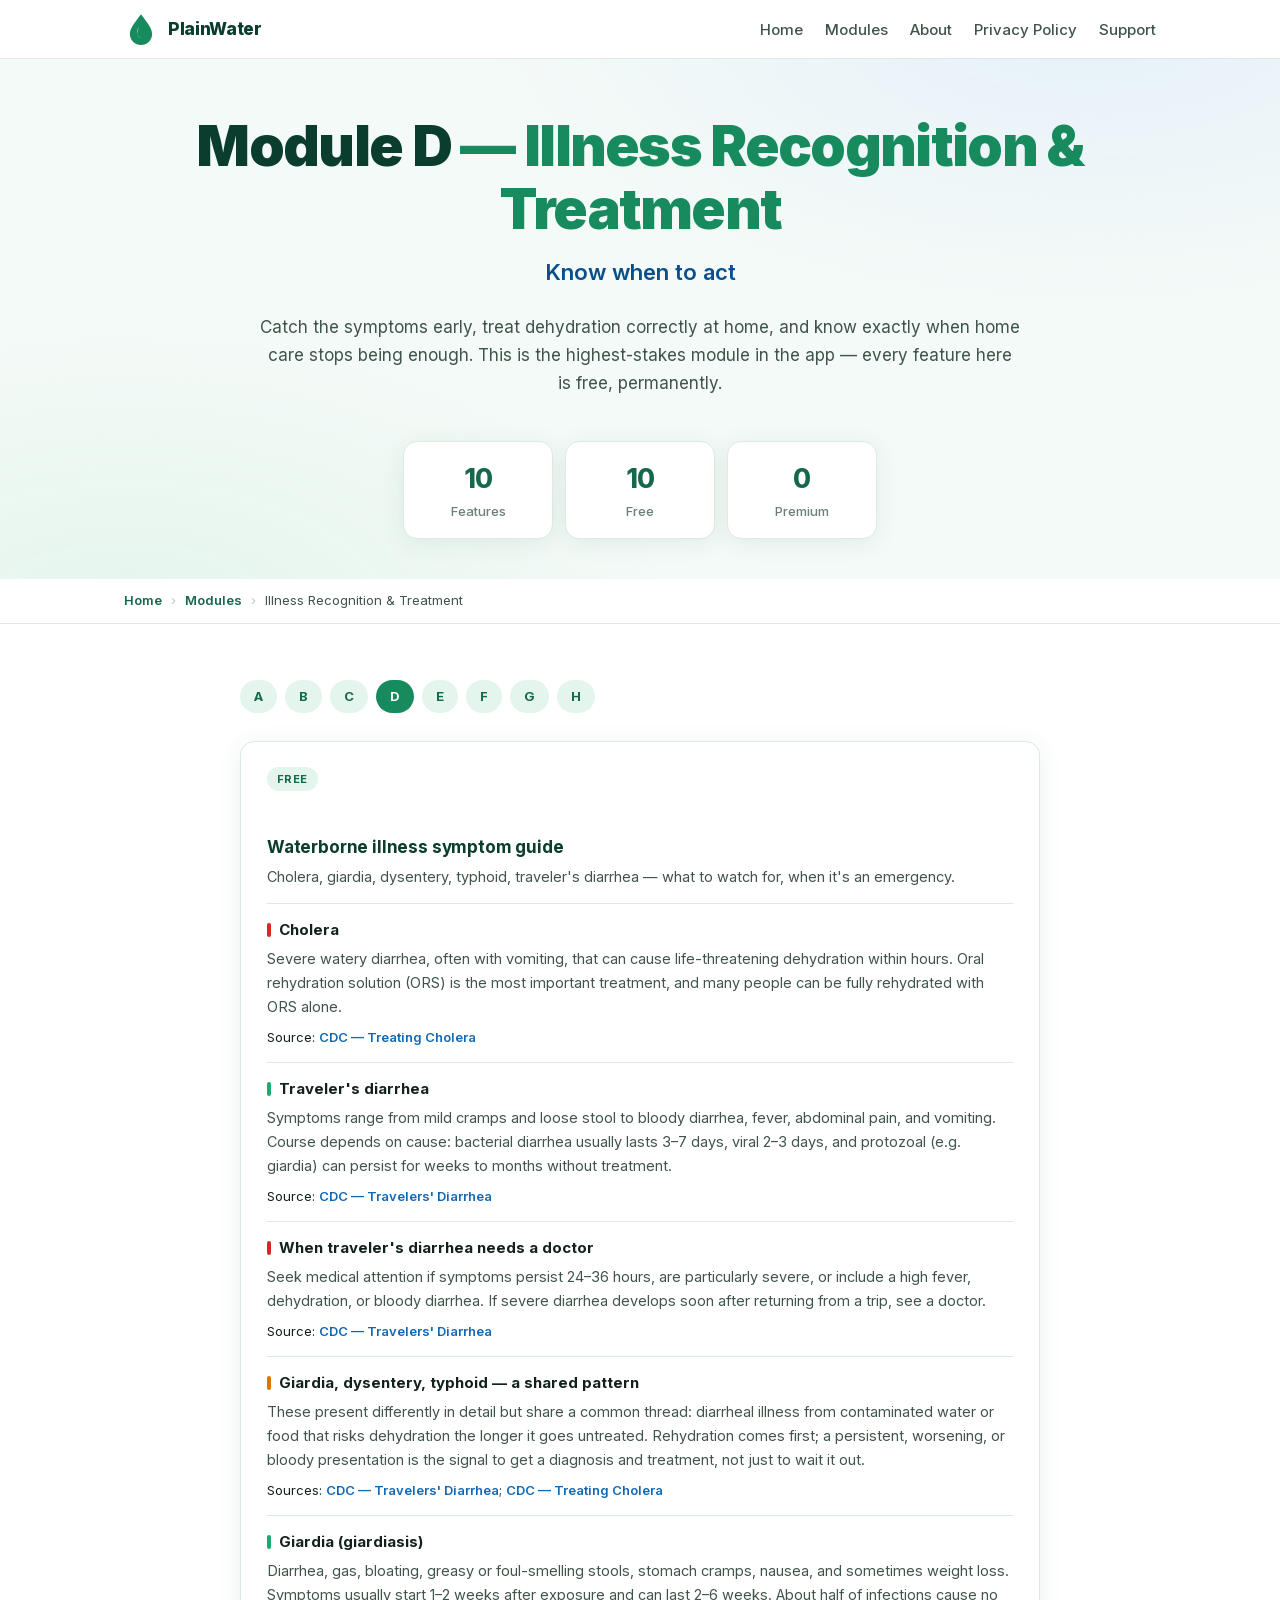
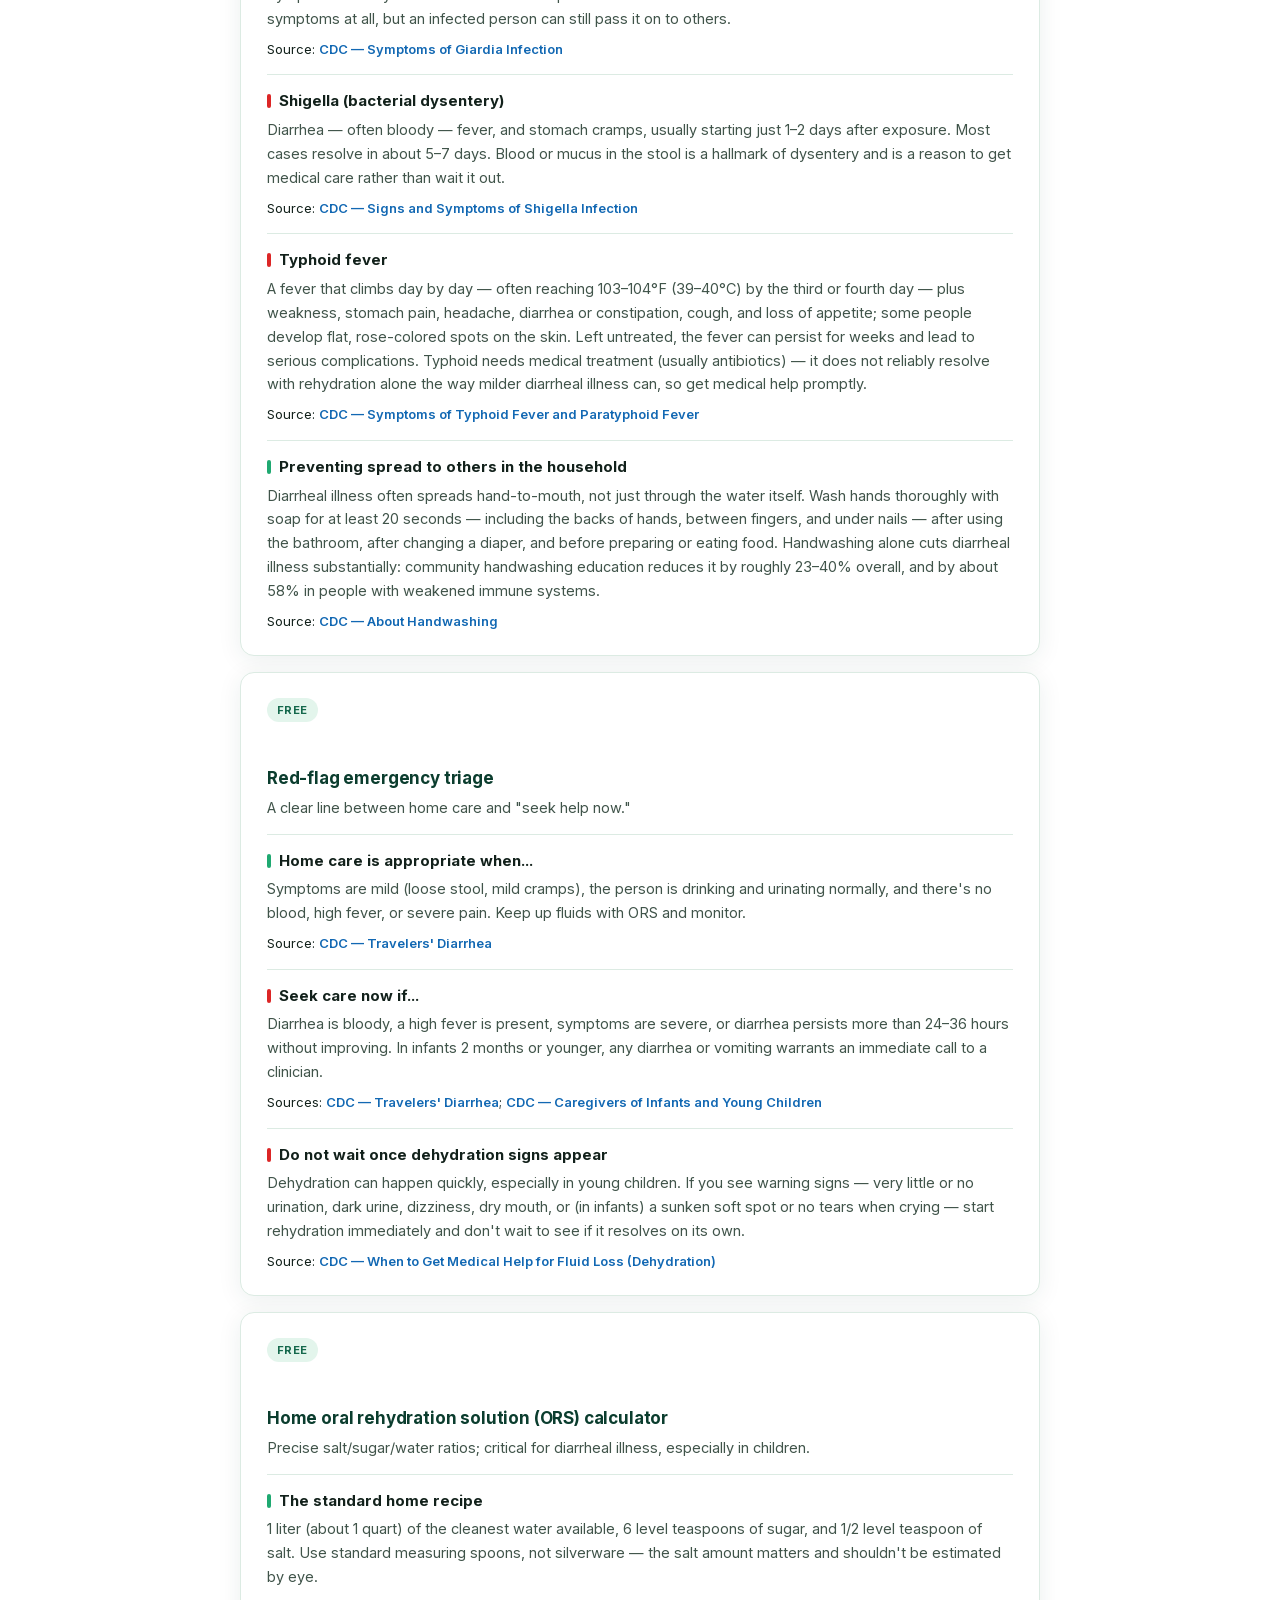
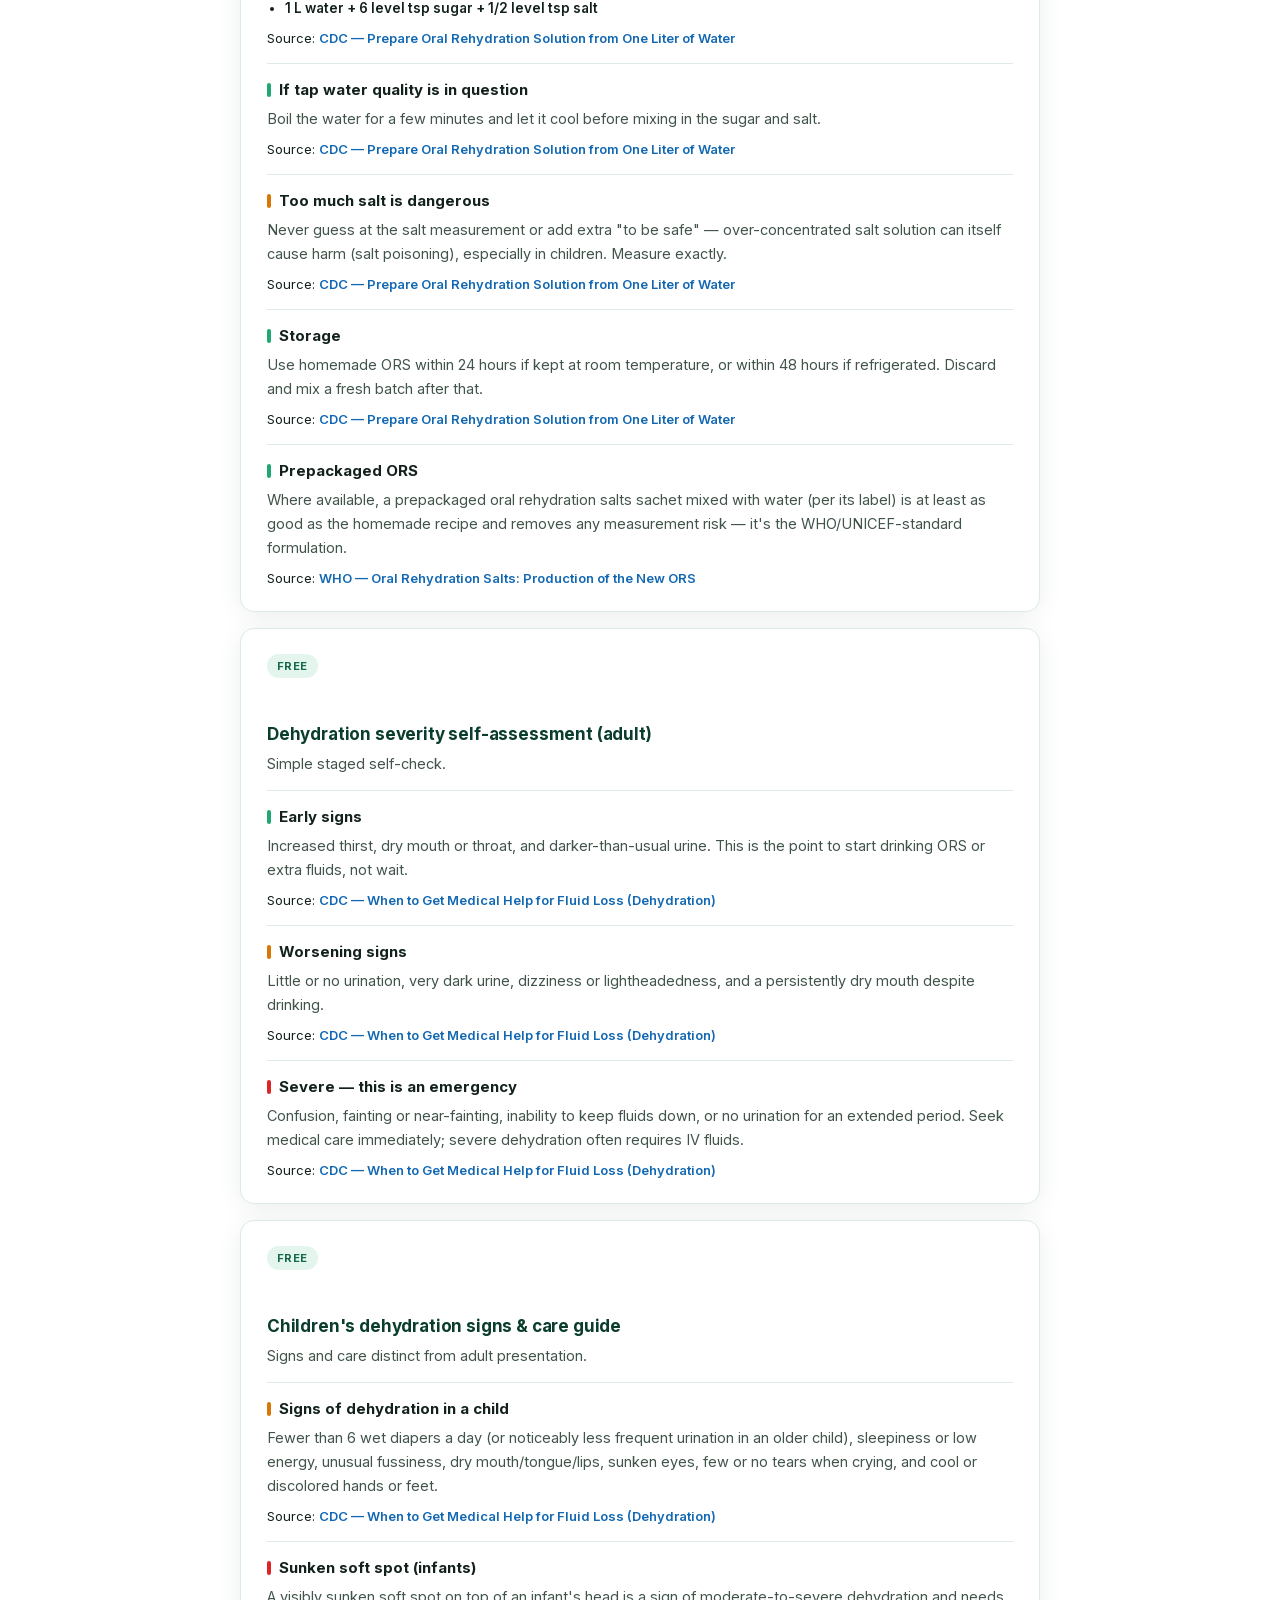
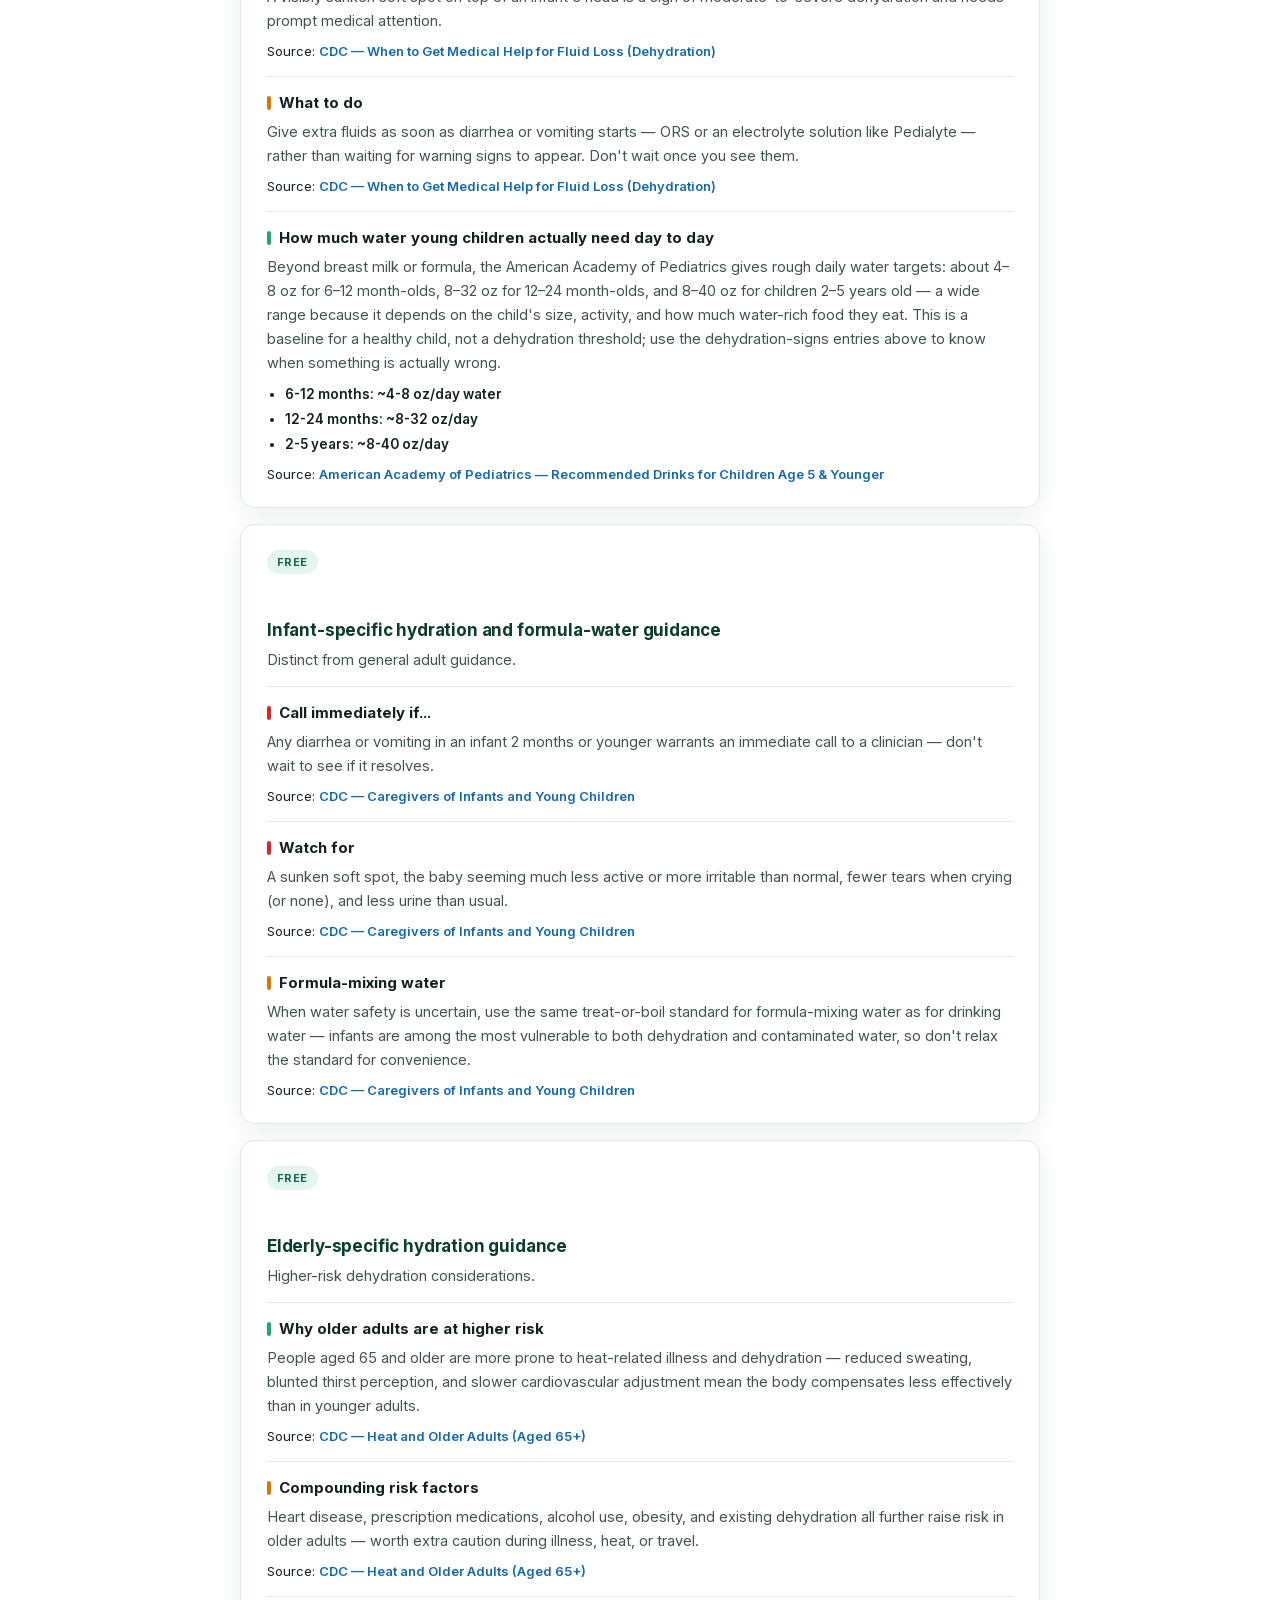
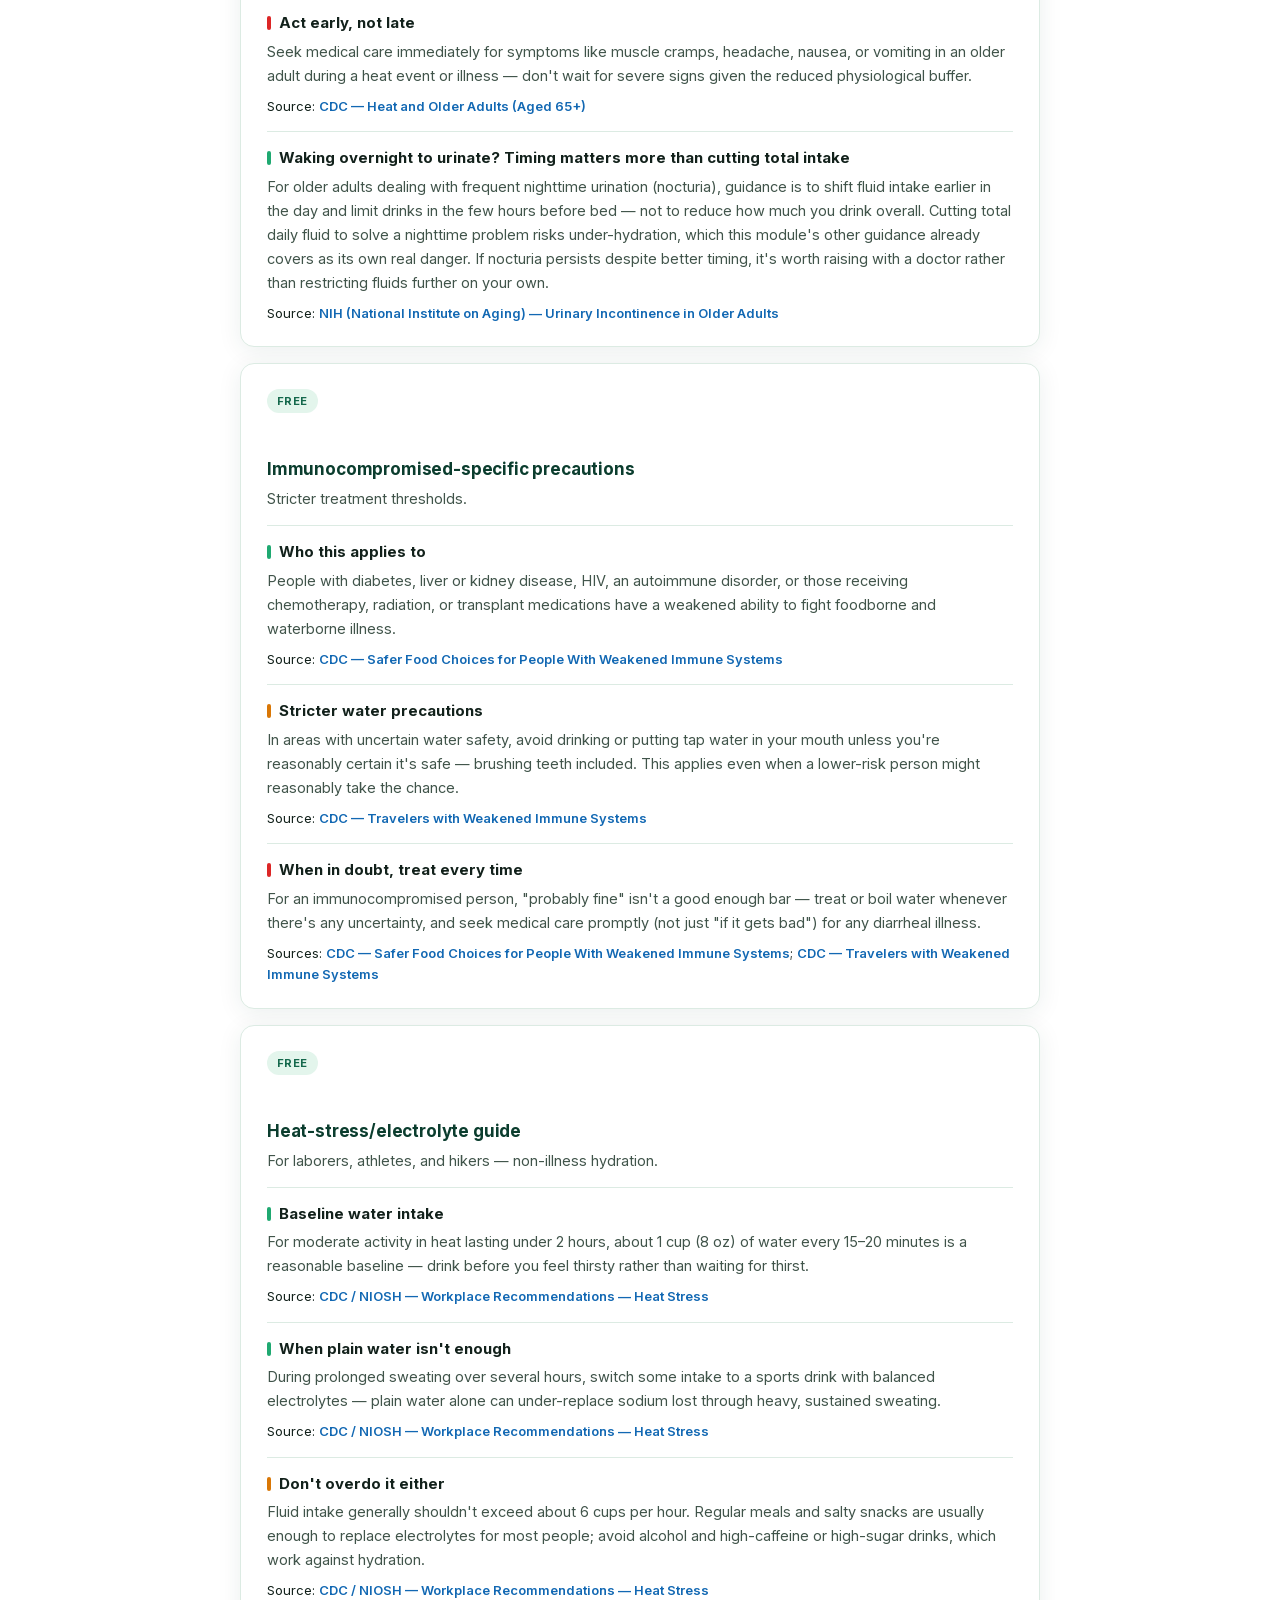
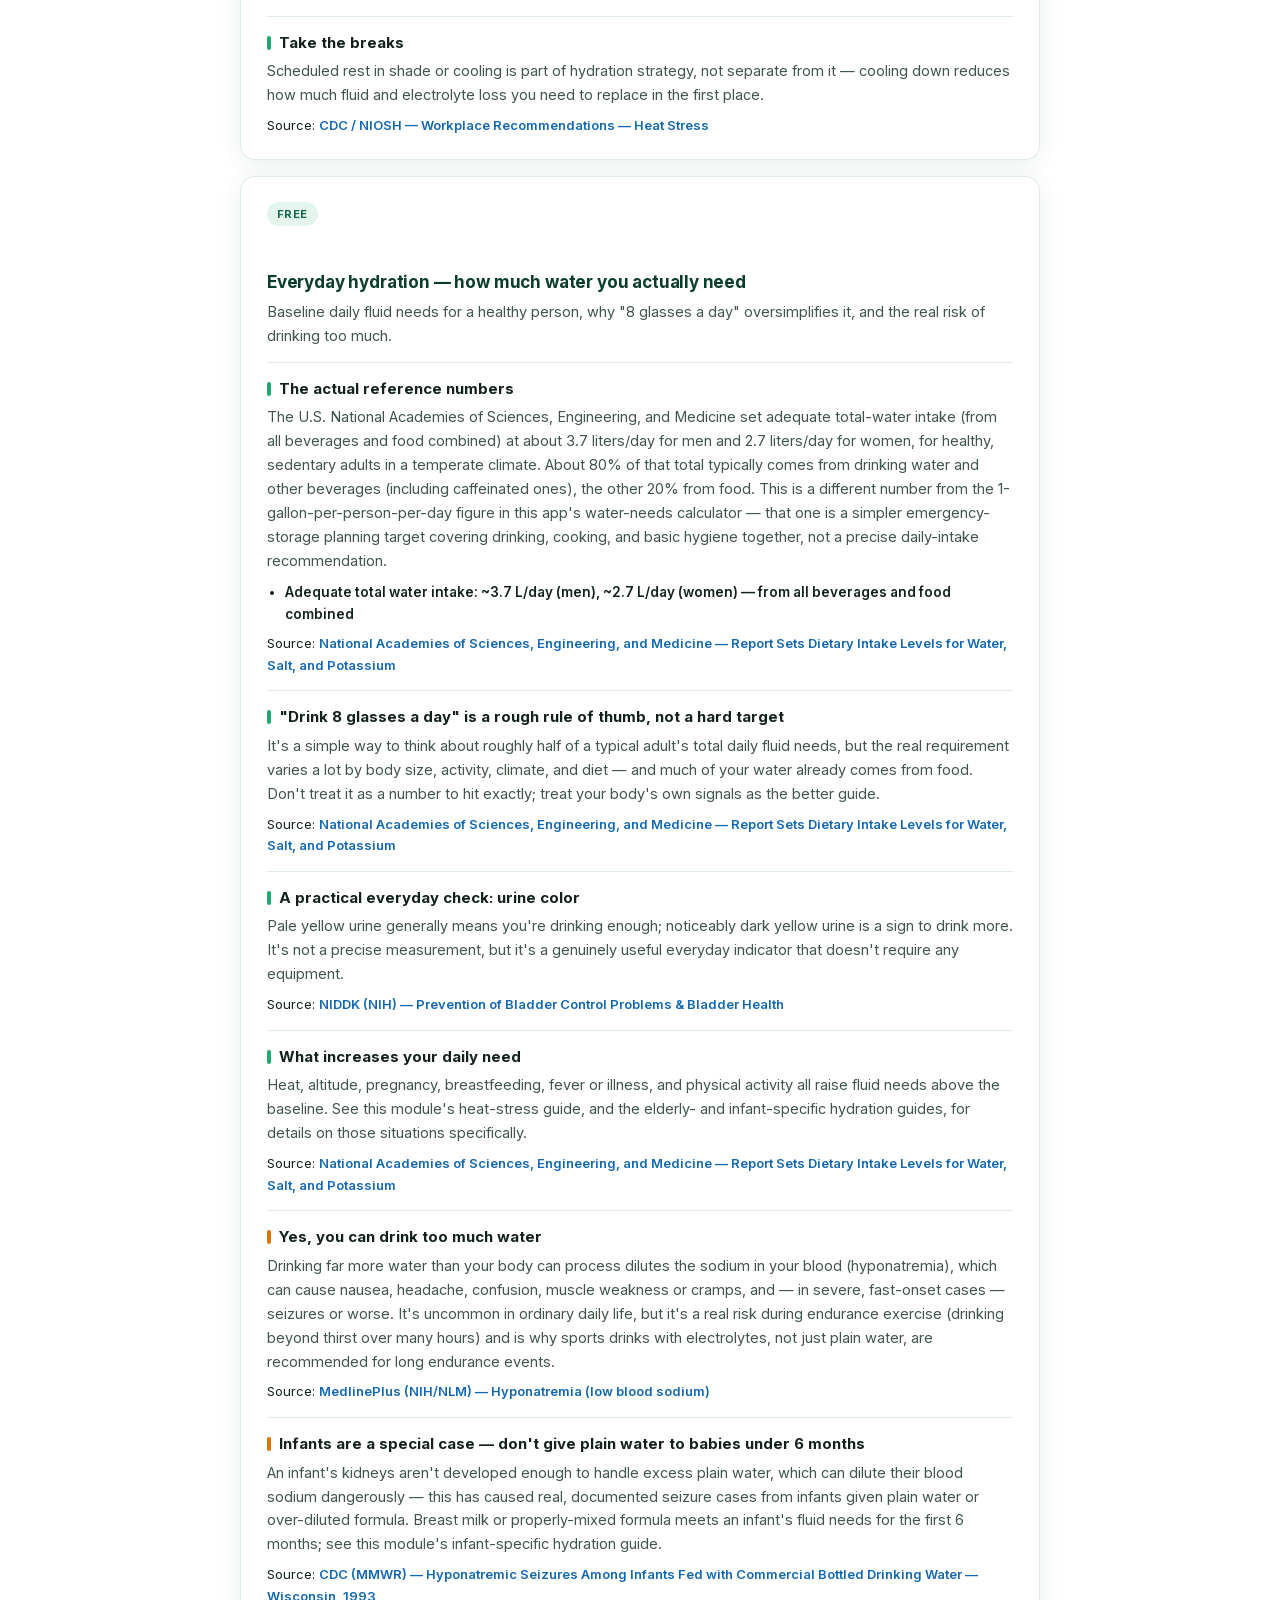
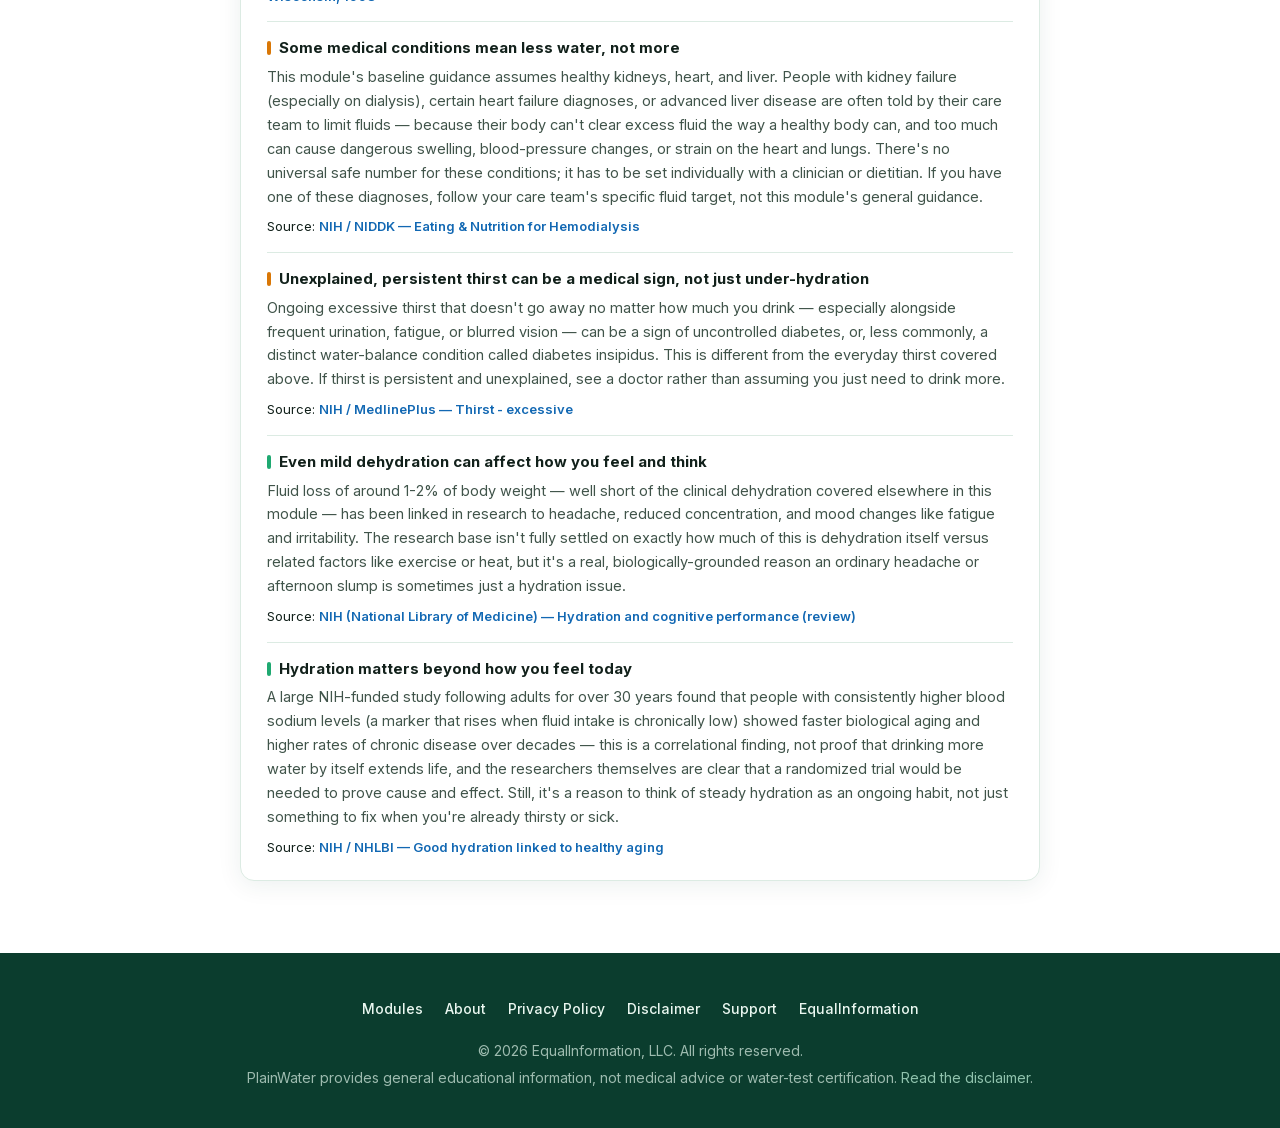
<file: modules/d/index.html>
<!DOCTYPE html>
<html lang="en">
<head>
    <meta charset="UTF-8">
    <meta name="viewport" content="width=device-width, initial-scale=1.0">
    <title>Illness Recognition &amp; Treatment — PlainWater</title>
    <meta name="description" content="PlainWater module D: Know when to act. 10 features, browsable offline reference.">
    <link rel="canonical" href="https://bpupadhyaya.github.io/plainwater-site/modules/d/">
    <link rel="icon" type="image/svg+xml" href="../../assets/img/favicon.svg">
    <meta name="theme-color" content="#0b3d2e">
    <link rel="stylesheet" href="../../assets/fonts/inter.css">
    <link rel="stylesheet" href="../../assets/css/style.css">
    <link rel="stylesheet" href="../../assets/css/modules.css">
</head>
<body>
<nav>
    <div class="nav-inner">
        <a href="../../" class="nav-logo">
            <img src="../../assets/img/favicon.svg" alt="" width="34" height="34">
            PlainWater
        </a>
        <ul class="nav-links">
            <li><a href="../../">Home</a></li>
            <li><a href="../../modules/">Modules</a></li>
            <li><a href="../../about/">About</a></li>
            <li><a href="../../privacy/">Privacy Policy</a></li>
            <li><a href="../../support/">Support</a></li>
        </ul>
        <button class="mobile-menu-btn" onclick="document.querySelector('.nav-links').classList.toggle('show')" aria-label="Menu">&#9776;</button>
    </div>
</nav>

<div class="hero hero-sub">
    <div class="wrap">
        <h1>Module D <span class="accent">&mdash; Illness Recognition &amp; Treatment</span></h1>
        <p class="tagline">Know when to act</p>
        <p class="lede">Catch the symptoms early, treat dehydration correctly at home, and know exactly when home care stops being enough. This is the highest-stakes module in the app — every feature here is free, permanently.</p>
        <div class="stats">
            <div class="stat"><div class="num">10</div><div class="label">Features</div></div>
            <div class="stat"><div class="num">10</div><div class="label">Free</div></div>
            <div class="stat"><div class="num">0</div><div class="label">Premium</div></div>
        </div>
    </div>
</div>
<div class="crumbs" role="navigation" aria-label="Breadcrumb"><div class="wrap"><a href="../../">Home</a><span class="sep">&rsaquo;</span><a href="../">Modules</a><span class="sep">&rsaquo;</span><span class="current">Illness Recognition &amp; Treatment</span></div></div>
<div class="content wrap">
    <div class="module-nav"><a href="../a/">A</a><a href="../b/">B</a><a href="../c/">C</a><a href="../d/" class="current">D</a><a href="../e/">E</a><a href="../f/">F</a><a href="../g/">G</a><a href="../h/">H</a></div>
    <div class="feature-list">
        
        <div class="feature-card">
            <span class="feature-tier free">Free</span>
            <h3>Waterborne illness symptom guide</h3>
            <p class="f-summary">Cholera, giardia, dysentery, typhoid, traveler's diarrhea — what to watch for, when it's an emergency.</p>
            <div class="feature-entries">
                <div class="feature-entry">
                    <h4><span class="urgency-bar seek-treatment"></span>Cholera</h4>
                    <p>Severe watery diarrhea, often with vomiting, that can cause life-threatening dehydration within hours. Oral rehydration solution (ORS) is the most important treatment, and many people can be fully rehydrated with ORS alone.</p>
                    
                    <div class="citations">Source: <a href="https://www.cdc.gov/cholera/treatment/index.html" target="_blank" rel="noopener">CDC — Treating Cholera</a></div>
                </div>
                <div class="feature-entry">
                    <h4><span class="urgency-bar info"></span>Traveler's diarrhea</h4>
                    <p>Symptoms range from mild cramps and loose stool to bloody diarrhea, fever, abdominal pain, and vomiting. Course depends on cause: bacterial diarrhea usually lasts 3–7 days, viral 2–3 days, and protozoal (e.g. giardia) can persist for weeks to months without treatment.</p>
                    
                    <div class="citations">Source: <a href="https://wwwnc.cdc.gov/travel/page/travelers-diarrhea" target="_blank" rel="noopener">CDC — Travelers' Diarrhea</a></div>
                </div>
                <div class="feature-entry">
                    <h4><span class="urgency-bar seek-treatment"></span>When traveler's diarrhea needs a doctor</h4>
                    <p>Seek medical attention if symptoms persist 24–36 hours, are particularly severe, or include a high fever, dehydration, or bloody diarrhea. If severe diarrhea develops soon after returning from a trip, see a doctor.</p>
                    
                    <div class="citations">Source: <a href="https://wwwnc.cdc.gov/travel/page/travelers-diarrhea" target="_blank" rel="noopener">CDC — Travelers' Diarrhea</a></div>
                </div>
                <div class="feature-entry">
                    <h4><span class="urgency-bar caution"></span>Giardia, dysentery, typhoid — a shared pattern</h4>
                    <p>These present differently in detail but share a common thread: diarrheal illness from contaminated water or food that risks dehydration the longer it goes untreated. Rehydration comes first; a persistent, worsening, or bloody presentation is the signal to get a diagnosis and treatment, not just to wait it out.</p>
                    
                    <div class="citations">Sources: <a href="https://wwwnc.cdc.gov/travel/page/travelers-diarrhea" target="_blank" rel="noopener">CDC — Travelers' Diarrhea</a>; <a href="https://www.cdc.gov/cholera/treatment/index.html" target="_blank" rel="noopener">CDC — Treating Cholera</a></div>
                </div>
                <div class="feature-entry">
                    <h4><span class="urgency-bar info"></span>Giardia (giardiasis)</h4>
                    <p>Diarrhea, gas, bloating, greasy or foul-smelling stools, stomach cramps, nausea, and sometimes weight loss. Symptoms usually start 1–2 weeks after exposure and can last 2–6 weeks. About half of infections cause no symptoms at all, but an infected person can still pass it on to others.</p>
                    
                    <div class="citations">Source: <a href="https://www.cdc.gov/giardia/signs-symptoms/index.html" target="_blank" rel="noopener">CDC — Symptoms of Giardia Infection</a></div>
                </div>
                <div class="feature-entry">
                    <h4><span class="urgency-bar seek-treatment"></span>Shigella (bacterial dysentery)</h4>
                    <p>Diarrhea — often bloody — fever, and stomach cramps, usually starting just 1–2 days after exposure. Most cases resolve in about 5–7 days. Blood or mucus in the stool is a hallmark of dysentery and is a reason to get medical care rather than wait it out.</p>
                    
                    <div class="citations">Source: <a href="https://www.cdc.gov/shigella/signs-symptoms/index.html" target="_blank" rel="noopener">CDC — Signs and Symptoms of Shigella Infection</a></div>
                </div>
                <div class="feature-entry">
                    <h4><span class="urgency-bar seek-treatment"></span>Typhoid fever</h4>
                    <p>A fever that climbs day by day — often reaching 103–104°F (39–40°C) by the third or fourth day — plus weakness, stomach pain, headache, diarrhea or constipation, cough, and loss of appetite; some people develop flat, rose-colored spots on the skin. Left untreated, the fever can persist for weeks and lead to serious complications. Typhoid needs medical treatment (usually antibiotics) — it does not reliably resolve with rehydration alone the way milder diarrheal illness can, so get medical help promptly.</p>
                    
                    <div class="citations">Source: <a href="https://www.cdc.gov/typhoid-fever/signs-symptoms/index.html" target="_blank" rel="noopener">CDC — Symptoms of Typhoid Fever and Paratyphoid Fever</a></div>
                </div>
                <div class="feature-entry">
                    <h4><span class="urgency-bar info"></span>Preventing spread to others in the household</h4>
                    <p>Diarrheal illness often spreads hand-to-mouth, not just through the water itself. Wash hands thoroughly with soap for at least 20 seconds — including the backs of hands, between fingers, and under nails — after using the bathroom, after changing a diaper, and before preparing or eating food. Handwashing alone cuts diarrheal illness substantially: community handwashing education reduces it by roughly 23–40% overall, and by about 58% in people with weakened immune systems.</p>
                    
                    <div class="citations">Source: <a href="https://www.cdc.gov/clean-hands/about/index.html" target="_blank" rel="noopener">CDC — About Handwashing</a></div>
                </div></div>
        </div>
        <div class="feature-card">
            <span class="feature-tier free">Free</span>
            <h3>Red-flag emergency triage</h3>
            <p class="f-summary">A clear line between home care and "seek help now."</p>
            <div class="feature-entries">
                <div class="feature-entry">
                    <h4><span class="urgency-bar info"></span>Home care is appropriate when...</h4>
                    <p>Symptoms are mild (loose stool, mild cramps), the person is drinking and urinating normally, and there's no blood, high fever, or severe pain. Keep up fluids with ORS and monitor.</p>
                    
                    <div class="citations">Source: <a href="https://wwwnc.cdc.gov/travel/page/travelers-diarrhea" target="_blank" rel="noopener">CDC — Travelers' Diarrhea</a></div>
                </div>
                <div class="feature-entry">
                    <h4><span class="urgency-bar emergency"></span>Seek care now if...</h4>
                    <p>Diarrhea is bloody, a high fever is present, symptoms are severe, or diarrhea persists more than 24–36 hours without improving. In infants 2 months or younger, any diarrhea or vomiting warrants an immediate call to a clinician.</p>
                    
                    <div class="citations">Sources: <a href="https://wwwnc.cdc.gov/travel/page/travelers-diarrhea" target="_blank" rel="noopener">CDC — Travelers' Diarrhea</a>; <a href="https://www.cdc.gov/flu/takingcare/infantcare.html" target="_blank" rel="noopener">CDC — Caregivers of Infants and Young Children</a></div>
                </div>
                <div class="feature-entry">
                    <h4><span class="urgency-bar emergency"></span>Do not wait once dehydration signs appear</h4>
                    <p>Dehydration can happen quickly, especially in young children. If you see warning signs — very little or no urination, dark urine, dizziness, dry mouth, or (in infants) a sunken soft spot or no tears when crying — start rehydration immediately and don't wait to see if it resolves on its own.</p>
                    
                    <div class="citations">Source: <a href="https://archive.cdc.gov/www_cdc_gov/h1n1flu/homecare/fluidlosshelp.htm" target="_blank" rel="noopener">CDC — When to Get Medical Help for Fluid Loss (Dehydration)</a></div>
                </div></div>
        </div>
        <div class="feature-card">
            <span class="feature-tier free">Free</span>
            <h3>Home oral rehydration solution (ORS) calculator</h3>
            <p class="f-summary">Precise salt/sugar/water ratios; critical for diarrheal illness, especially in children.</p>
            <div class="feature-entries">
                <div class="feature-entry">
                    <h4><span class="urgency-bar info"></span>The standard home recipe</h4>
                    <p>1 liter (about 1 quart) of the cleanest water available, 6 level teaspoons of sugar, and 1/2 level teaspoon of salt. Use standard measuring spoons, not silverware — the salt amount matters and shouldn't be estimated by eye.</p>
                    <ul class="key-points"><li>1 L water + 6 level tsp sugar + 1/2 level tsp salt</li></ul>
                    <div class="citations">Source: <a href="https://www.cdc.gov/ebola/hcp/communication-resources/how-to-prepare-oral-rehydration-solution-from-one-liter-of-water.html" target="_blank" rel="noopener">CDC — Prepare Oral Rehydration Solution from One Liter of Water</a></div>
                </div>
                <div class="feature-entry">
                    <h4><span class="urgency-bar info"></span>If tap water quality is in question</h4>
                    <p>Boil the water for a few minutes and let it cool before mixing in the sugar and salt.</p>
                    
                    <div class="citations">Source: <a href="https://www.cdc.gov/ebola/hcp/communication-resources/how-to-prepare-oral-rehydration-solution-from-one-liter-of-water.html" target="_blank" rel="noopener">CDC — Prepare Oral Rehydration Solution from One Liter of Water</a></div>
                </div>
                <div class="feature-entry">
                    <h4><span class="urgency-bar caution"></span>Too much salt is dangerous</h4>
                    <p>Never guess at the salt measurement or add extra "to be safe" — over-concentrated salt solution can itself cause harm (salt poisoning), especially in children. Measure exactly.</p>
                    
                    <div class="citations">Source: <a href="https://www.cdc.gov/ebola/hcp/communication-resources/how-to-prepare-oral-rehydration-solution-from-one-liter-of-water.html" target="_blank" rel="noopener">CDC — Prepare Oral Rehydration Solution from One Liter of Water</a></div>
                </div>
                <div class="feature-entry">
                    <h4><span class="urgency-bar info"></span>Storage</h4>
                    <p>Use homemade ORS within 24 hours if kept at room temperature, or within 48 hours if refrigerated. Discard and mix a fresh batch after that.</p>
                    
                    <div class="citations">Source: <a href="https://www.cdc.gov/ebola/hcp/communication-resources/how-to-prepare-oral-rehydration-solution-from-one-liter-of-water.html" target="_blank" rel="noopener">CDC — Prepare Oral Rehydration Solution from One Liter of Water</a></div>
                </div>
                <div class="feature-entry">
                    <h4><span class="urgency-bar info"></span>Prepackaged ORS</h4>
                    <p>Where available, a prepackaged oral rehydration salts sachet mixed with water (per its label) is at least as good as the homemade recipe and removes any measurement risk — it's the WHO/UNICEF-standard formulation.</p>
                    
                    <div class="citations">Source: <a href="https://www.who.int/publications/i/item/WHO-FCH-CAH-06.1" target="_blank" rel="noopener">WHO — Oral Rehydration Salts: Production of the New ORS</a></div>
                </div></div>
        </div>
        <div class="feature-card">
            <span class="feature-tier free">Free</span>
            <h3>Dehydration severity self-assessment (adult)</h3>
            <p class="f-summary">Simple staged self-check.</p>
            <div class="feature-entries">
                <div class="feature-entry">
                    <h4><span class="urgency-bar info"></span>Early signs</h4>
                    <p>Increased thirst, dry mouth or throat, and darker-than-usual urine. This is the point to start drinking ORS or extra fluids, not wait.</p>
                    
                    <div class="citations">Source: <a href="https://archive.cdc.gov/www_cdc_gov/h1n1flu/homecare/fluidlosshelp.htm" target="_blank" rel="noopener">CDC — When to Get Medical Help for Fluid Loss (Dehydration)</a></div>
                </div>
                <div class="feature-entry">
                    <h4><span class="urgency-bar caution"></span>Worsening signs</h4>
                    <p>Little or no urination, very dark urine, dizziness or lightheadedness, and a persistently dry mouth despite drinking.</p>
                    
                    <div class="citations">Source: <a href="https://archive.cdc.gov/www_cdc_gov/h1n1flu/homecare/fluidlosshelp.htm" target="_blank" rel="noopener">CDC — When to Get Medical Help for Fluid Loss (Dehydration)</a></div>
                </div>
                <div class="feature-entry">
                    <h4><span class="urgency-bar emergency"></span>Severe — this is an emergency</h4>
                    <p>Confusion, fainting or near-fainting, inability to keep fluids down, or no urination for an extended period. Seek medical care immediately; severe dehydration often requires IV fluids.</p>
                    
                    <div class="citations">Source: <a href="https://archive.cdc.gov/www_cdc_gov/h1n1flu/homecare/fluidlosshelp.htm" target="_blank" rel="noopener">CDC — When to Get Medical Help for Fluid Loss (Dehydration)</a></div>
                </div></div>
        </div>
        <div class="feature-card">
            <span class="feature-tier free">Free</span>
            <h3>Children's dehydration signs &amp; care guide</h3>
            <p class="f-summary">Signs and care distinct from adult presentation.</p>
            <div class="feature-entries">
                <div class="feature-entry">
                    <h4><span class="urgency-bar caution"></span>Signs of dehydration in a child</h4>
                    <p>Fewer than 6 wet diapers a day (or noticeably less frequent urination in an older child), sleepiness or low energy, unusual fussiness, dry mouth/tongue/lips, sunken eyes, few or no tears when crying, and cool or discolored hands or feet.</p>
                    
                    <div class="citations">Source: <a href="https://archive.cdc.gov/www_cdc_gov/h1n1flu/homecare/fluidlosshelp.htm" target="_blank" rel="noopener">CDC — When to Get Medical Help for Fluid Loss (Dehydration)</a></div>
                </div>
                <div class="feature-entry">
                    <h4><span class="urgency-bar emergency"></span>Sunken soft spot (infants)</h4>
                    <p>A visibly sunken soft spot on top of an infant's head is a sign of moderate-to-severe dehydration and needs prompt medical attention.</p>
                    
                    <div class="citations">Source: <a href="https://archive.cdc.gov/www_cdc_gov/h1n1flu/homecare/fluidlosshelp.htm" target="_blank" rel="noopener">CDC — When to Get Medical Help for Fluid Loss (Dehydration)</a></div>
                </div>
                <div class="feature-entry">
                    <h4><span class="urgency-bar caution"></span>What to do</h4>
                    <p>Give extra fluids as soon as diarrhea or vomiting starts — ORS or an electrolyte solution like Pedialyte — rather than waiting for warning signs to appear. Don't wait once you see them.</p>
                    
                    <div class="citations">Source: <a href="https://archive.cdc.gov/www_cdc_gov/h1n1flu/homecare/fluidlosshelp.htm" target="_blank" rel="noopener">CDC — When to Get Medical Help for Fluid Loss (Dehydration)</a></div>
                </div>
                <div class="feature-entry">
                    <h4><span class="urgency-bar info"></span>How much water young children actually need day to day</h4>
                    <p>Beyond breast milk or formula, the American Academy of Pediatrics gives rough daily water targets: about 4–8 oz for 6–12 month-olds, 8–32 oz for 12–24 month-olds, and 8–40 oz for children 2–5 years old — a wide range because it depends on the child's size, activity, and how much water-rich food they eat. This is a baseline for a healthy child, not a dehydration threshold; use the dehydration-signs entries above to know when something is actually wrong.</p>
                    <ul class="key-points"><li>6-12 months: ~4-8 oz/day water</li><li>12-24 months: ~8-32 oz/day</li><li>2-5 years: ~8-40 oz/day</li></ul>
                    <div class="citations">Source: <a href="https://www.healthychildren.org/English/healthy-living/nutrition/Pages/recommended-drinks-for-young-children-ages-0-5.aspx" target="_blank" rel="noopener">American Academy of Pediatrics — Recommended Drinks for Children Age 5 &amp; Younger</a></div>
                </div></div>
        </div>
        <div class="feature-card">
            <span class="feature-tier free">Free</span>
            <h3>Infant-specific hydration and formula-water guidance</h3>
            <p class="f-summary">Distinct from general adult guidance.</p>
            <div class="feature-entries">
                <div class="feature-entry">
                    <h4><span class="urgency-bar emergency"></span>Call immediately if...</h4>
                    <p>Any diarrhea or vomiting in an infant 2 months or younger warrants an immediate call to a clinician — don't wait to see if it resolves.</p>
                    
                    <div class="citations">Source: <a href="https://www.cdc.gov/flu/takingcare/infantcare.html" target="_blank" rel="noopener">CDC — Caregivers of Infants and Young Children</a></div>
                </div>
                <div class="feature-entry">
                    <h4><span class="urgency-bar emergency"></span>Watch for</h4>
                    <p>A sunken soft spot, the baby seeming much less active or more irritable than normal, fewer tears when crying (or none), and less urine than usual.</p>
                    
                    <div class="citations">Source: <a href="https://www.cdc.gov/flu/takingcare/infantcare.html" target="_blank" rel="noopener">CDC — Caregivers of Infants and Young Children</a></div>
                </div>
                <div class="feature-entry">
                    <h4><span class="urgency-bar caution"></span>Formula-mixing water</h4>
                    <p>When water safety is uncertain, use the same treat-or-boil standard for formula-mixing water as for drinking water — infants are among the most vulnerable to both dehydration and contaminated water, so don't relax the standard for convenience.</p>
                    
                    <div class="citations">Source: <a href="https://www.cdc.gov/flu/takingcare/infantcare.html" target="_blank" rel="noopener">CDC — Caregivers of Infants and Young Children</a></div>
                </div></div>
        </div>
        <div class="feature-card">
            <span class="feature-tier free">Free</span>
            <h3>Elderly-specific hydration guidance</h3>
            <p class="f-summary">Higher-risk dehydration considerations.</p>
            <div class="feature-entries">
                <div class="feature-entry">
                    <h4><span class="urgency-bar info"></span>Why older adults are at higher risk</h4>
                    <p>People aged 65 and older are more prone to heat-related illness and dehydration — reduced sweating, blunted thirst perception, and slower cardiovascular adjustment mean the body compensates less effectively than in younger adults.</p>
                    
                    <div class="citations">Source: <a href="https://www.cdc.gov/heat-health/risk-factors/heat-and-older-adults-aged-65.html" target="_blank" rel="noopener">CDC — Heat and Older Adults (Aged 65+)</a></div>
                </div>
                <div class="feature-entry">
                    <h4><span class="urgency-bar caution"></span>Compounding risk factors</h4>
                    <p>Heart disease, prescription medications, alcohol use, obesity, and existing dehydration all further raise risk in older adults — worth extra caution during illness, heat, or travel.</p>
                    
                    <div class="citations">Source: <a href="https://www.cdc.gov/heat-health/risk-factors/heat-and-older-adults-aged-65.html" target="_blank" rel="noopener">CDC — Heat and Older Adults (Aged 65+)</a></div>
                </div>
                <div class="feature-entry">
                    <h4><span class="urgency-bar seek-treatment"></span>Act early, not late</h4>
                    <p>Seek medical care immediately for symptoms like muscle cramps, headache, nausea, or vomiting in an older adult during a heat event or illness — don't wait for severe signs given the reduced physiological buffer.</p>
                    
                    <div class="citations">Source: <a href="https://www.cdc.gov/heat-health/risk-factors/heat-and-older-adults-aged-65.html" target="_blank" rel="noopener">CDC — Heat and Older Adults (Aged 65+)</a></div>
                </div>
                <div class="feature-entry">
                    <h4><span class="urgency-bar info"></span>Waking overnight to urinate? Timing matters more than cutting total intake</h4>
                    <p>For older adults dealing with frequent nighttime urination (nocturia), guidance is to shift fluid intake earlier in the day and limit drinks in the few hours before bed — not to reduce how much you drink overall. Cutting total daily fluid to solve a nighttime problem risks under-hydration, which this module's other guidance already covers as its own real danger. If nocturia persists despite better timing, it's worth raising with a doctor rather than restricting fluids further on your own.</p>
                    
                    <div class="citations">Source: <a href="https://www.nia.nih.gov/health/bladder-health-and-incontinence/urinary-incontinence-older-adults" target="_blank" rel="noopener">NIH (National Institute on Aging) — Urinary Incontinence in Older Adults</a></div>
                </div></div>
        </div>
        <div class="feature-card">
            <span class="feature-tier free">Free</span>
            <h3>Immunocompromised-specific precautions</h3>
            <p class="f-summary">Stricter treatment thresholds.</p>
            <div class="feature-entries">
                <div class="feature-entry">
                    <h4><span class="urgency-bar info"></span>Who this applies to</h4>
                    <p>People with diabetes, liver or kidney disease, HIV, an autoimmune disorder, or those receiving chemotherapy, radiation, or transplant medications have a weakened ability to fight foodborne and waterborne illness.</p>
                    
                    <div class="citations">Source: <a href="https://www.cdc.gov/food-safety/foods/weakened-immune-systems.html" target="_blank" rel="noopener">CDC — Safer Food Choices for People With Weakened Immune Systems</a></div>
                </div>
                <div class="feature-entry">
                    <h4><span class="urgency-bar caution"></span>Stricter water precautions</h4>
                    <p>In areas with uncertain water safety, avoid drinking or putting tap water in your mouth unless you're reasonably certain it's safe — brushing teeth included. This applies even when a lower-risk person might reasonably take the chance.</p>
                    
                    <div class="citations">Source: <a href="https://wwwnc.cdc.gov/travel/page/weakened-immune-systems" target="_blank" rel="noopener">CDC — Travelers with Weakened Immune Systems</a></div>
                </div>
                <div class="feature-entry">
                    <h4><span class="urgency-bar seek-treatment"></span>When in doubt, treat every time</h4>
                    <p>For an immunocompromised person, "probably fine" isn't a good enough bar — treat or boil water whenever there's any uncertainty, and seek medical care promptly (not just "if it gets bad") for any diarrheal illness.</p>
                    
                    <div class="citations">Sources: <a href="https://www.cdc.gov/food-safety/foods/weakened-immune-systems.html" target="_blank" rel="noopener">CDC — Safer Food Choices for People With Weakened Immune Systems</a>; <a href="https://wwwnc.cdc.gov/travel/page/weakened-immune-systems" target="_blank" rel="noopener">CDC — Travelers with Weakened Immune Systems</a></div>
                </div></div>
        </div>
        <div class="feature-card">
            <span class="feature-tier free">Free</span>
            <h3>Heat-stress/electrolyte guide</h3>
            <p class="f-summary">For laborers, athletes, and hikers — non-illness hydration.</p>
            <div class="feature-entries">
                <div class="feature-entry">
                    <h4><span class="urgency-bar info"></span>Baseline water intake</h4>
                    <p>For moderate activity in heat lasting under 2 hours, about 1 cup (8 oz) of water every 15–20 minutes is a reasonable baseline — drink before you feel thirsty rather than waiting for thirst.</p>
                    
                    <div class="citations">Source: <a href="https://www.cdc.gov/niosh/heat-stress/recommendations/index.html" target="_blank" rel="noopener">CDC / NIOSH — Workplace Recommendations — Heat Stress</a></div>
                </div>
                <div class="feature-entry">
                    <h4><span class="urgency-bar info"></span>When plain water isn't enough</h4>
                    <p>During prolonged sweating over several hours, switch some intake to a sports drink with balanced electrolytes — plain water alone can under-replace sodium lost through heavy, sustained sweating.</p>
                    
                    <div class="citations">Source: <a href="https://www.cdc.gov/niosh/heat-stress/recommendations/index.html" target="_blank" rel="noopener">CDC / NIOSH — Workplace Recommendations — Heat Stress</a></div>
                </div>
                <div class="feature-entry">
                    <h4><span class="urgency-bar caution"></span>Don't overdo it either</h4>
                    <p>Fluid intake generally shouldn't exceed about 6 cups per hour. Regular meals and salty snacks are usually enough to replace electrolytes for most people; avoid alcohol and high-caffeine or high-sugar drinks, which work against hydration.</p>
                    
                    <div class="citations">Source: <a href="https://www.cdc.gov/niosh/heat-stress/recommendations/index.html" target="_blank" rel="noopener">CDC / NIOSH — Workplace Recommendations — Heat Stress</a></div>
                </div>
                <div class="feature-entry">
                    <h4><span class="urgency-bar info"></span>Take the breaks</h4>
                    <p>Scheduled rest in shade or cooling is part of hydration strategy, not separate from it — cooling down reduces how much fluid and electrolyte loss you need to replace in the first place.</p>
                    
                    <div class="citations">Source: <a href="https://www.cdc.gov/niosh/heat-stress/recommendations/index.html" target="_blank" rel="noopener">CDC / NIOSH — Workplace Recommendations — Heat Stress</a></div>
                </div></div>
        </div>
        <div class="feature-card">
            <span class="feature-tier free">Free</span>
            <h3>Everyday hydration — how much water you actually need</h3>
            <p class="f-summary">Baseline daily fluid needs for a healthy person, why "8 glasses a day" oversimplifies it, and the real risk of drinking too much.</p>
            <div class="feature-entries">
                <div class="feature-entry">
                    <h4><span class="urgency-bar info"></span>The actual reference numbers</h4>
                    <p>The U.S. National Academies of Sciences, Engineering, and Medicine set adequate total-water intake (from all beverages and food combined) at about 3.7 liters/day for men and 2.7 liters/day for women, for healthy, sedentary adults in a temperate climate. About 80% of that total typically comes from drinking water and other beverages (including caffeinated ones), the other 20% from food. This is a different number from the 1-gallon-per-person-per-day figure in this app's water-needs calculator — that one is a simpler emergency-storage planning target covering drinking, cooking, and basic hygiene together, not a precise daily-intake recommendation.</p>
                    <ul class="key-points"><li>Adequate total water intake: ~3.7 L/day (men), ~2.7 L/day (women) — from all beverages and food combined</li></ul>
                    <div class="citations">Source: <a href="https://www.nationalacademies.org/news/report-sets-dietary-intake-levels-for-water-salt-and-potassium-to-maintain-health-and-reduce-chronic-disease-risk" target="_blank" rel="noopener">National Academies of Sciences, Engineering, and Medicine — Report Sets Dietary Intake Levels for Water, Salt, and Potassium</a></div>
                </div>
                <div class="feature-entry">
                    <h4><span class="urgency-bar info"></span>"Drink 8 glasses a day" is a rough rule of thumb, not a hard target</h4>
                    <p>It's a simple way to think about roughly half of a typical adult's total daily fluid needs, but the real requirement varies a lot by body size, activity, climate, and diet — and much of your water already comes from food. Don't treat it as a number to hit exactly; treat your body's own signals as the better guide.</p>
                    
                    <div class="citations">Source: <a href="https://www.nationalacademies.org/news/report-sets-dietary-intake-levels-for-water-salt-and-potassium-to-maintain-health-and-reduce-chronic-disease-risk" target="_blank" rel="noopener">National Academies of Sciences, Engineering, and Medicine — Report Sets Dietary Intake Levels for Water, Salt, and Potassium</a></div>
                </div>
                <div class="feature-entry">
                    <h4><span class="urgency-bar info"></span>A practical everyday check: urine color</h4>
                    <p>Pale yellow urine generally means you're drinking enough; noticeably dark yellow urine is a sign to drink more. It's not a precise measurement, but it's a genuinely useful everyday indicator that doesn't require any equipment.</p>
                    
                    <div class="citations">Source: <a href="https://www.niddk.nih.gov/health-information/urologic-diseases/bladder-control-problems/prevention" target="_blank" rel="noopener">NIDDK (NIH) — Prevention of Bladder Control Problems &amp; Bladder Health</a></div>
                </div>
                <div class="feature-entry">
                    <h4><span class="urgency-bar info"></span>What increases your daily need</h4>
                    <p>Heat, altitude, pregnancy, breastfeeding, fever or illness, and physical activity all raise fluid needs above the baseline. See this module's heat-stress guide, and the elderly- and infant-specific hydration guides, for details on those situations specifically.</p>
                    
                    <div class="citations">Source: <a href="https://www.nationalacademies.org/news/report-sets-dietary-intake-levels-for-water-salt-and-potassium-to-maintain-health-and-reduce-chronic-disease-risk" target="_blank" rel="noopener">National Academies of Sciences, Engineering, and Medicine — Report Sets Dietary Intake Levels for Water, Salt, and Potassium</a></div>
                </div>
                <div class="feature-entry">
                    <h4><span class="urgency-bar caution"></span>Yes, you can drink too much water</h4>
                    <p>Drinking far more water than your body can process dilutes the sodium in your blood (hyponatremia), which can cause nausea, headache, confusion, muscle weakness or cramps, and — in severe, fast-onset cases — seizures or worse. It's uncommon in ordinary daily life, but it's a real risk during endurance exercise (drinking beyond thirst over many hours) and is why sports drinks with electrolytes, not just plain water, are recommended for long endurance events.</p>
                    
                    <div class="citations">Source: <a href="https://medlineplus.gov/ency/article/000394.htm" target="_blank" rel="noopener">MedlinePlus (NIH/NLM) — Hyponatremia (low blood sodium)</a></div>
                </div>
                <div class="feature-entry">
                    <h4><span class="urgency-bar caution"></span>Infants are a special case — don't give plain water to babies under 6 months</h4>
                    <p>An infant's kidneys aren't developed enough to handle excess plain water, which can dilute their blood sodium dangerously — this has caused real, documented seizure cases from infants given plain water or over-diluted formula. Breast milk or properly-mixed formula meets an infant's fluid needs for the first 6 months; see this module's infant-specific hydration guide.</p>
                    
                    <div class="citations">Source: <a href="https://www.cdc.gov/mmwr/preview/mmwrhtml/00032470.htm" target="_blank" rel="noopener">CDC (MMWR) — Hyponatremic Seizures Among Infants Fed with Commercial Bottled Drinking Water — Wisconsin, 1993</a></div>
                </div>
                <div class="feature-entry">
                    <h4><span class="urgency-bar caution"></span>Some medical conditions mean less water, not more</h4>
                    <p>This module's baseline guidance assumes healthy kidneys, heart, and liver. People with kidney failure (especially on dialysis), certain heart failure diagnoses, or advanced liver disease are often told by their care team to limit fluids — because their body can't clear excess fluid the way a healthy body can, and too much can cause dangerous swelling, blood-pressure changes, or strain on the heart and lungs. There's no universal safe number for these conditions; it has to be set individually with a clinician or dietitian. If you have one of these diagnoses, follow your care team's specific fluid target, not this module's general guidance.</p>
                    
                    <div class="citations">Source: <a href="https://www.niddk.nih.gov/health-information/kidney-disease/kidney-failure/hemodialysis/eating-nutrition" target="_blank" rel="noopener">NIH / NIDDK — Eating &amp; Nutrition for Hemodialysis</a></div>
                </div>
                <div class="feature-entry">
                    <h4><span class="urgency-bar caution"></span>Unexplained, persistent thirst can be a medical sign, not just under-hydration</h4>
                    <p>Ongoing excessive thirst that doesn't go away no matter how much you drink — especially alongside frequent urination, fatigue, or blurred vision — can be a sign of uncontrolled diabetes, or, less commonly, a distinct water-balance condition called diabetes insipidus. This is different from the everyday thirst covered above. If thirst is persistent and unexplained, see a doctor rather than assuming you just need to drink more.</p>
                    
                    <div class="citations">Source: <a href="https://medlineplus.gov/ency/article/003085.htm" target="_blank" rel="noopener">NIH / MedlinePlus — Thirst - excessive</a></div>
                </div>
                <div class="feature-entry">
                    <h4><span class="urgency-bar info"></span>Even mild dehydration can affect how you feel and think</h4>
                    <p>Fluid loss of around 1-2% of body weight — well short of the clinical dehydration covered elsewhere in this module — has been linked in research to headache, reduced concentration, and mood changes like fatigue and irritability. The research base isn't fully settled on exactly how much of this is dehydration itself versus related factors like exercise or heat, but it's a real, biologically-grounded reason an ordinary headache or afternoon slump is sometimes just a hydration issue.</p>
                    
                    <div class="citations">Source: <a href="https://pmc.ncbi.nlm.nih.gov/articles/PMC12878011/" target="_blank" rel="noopener">NIH (National Library of Medicine) — Hydration and cognitive performance (review)</a></div>
                </div>
                <div class="feature-entry">
                    <h4><span class="urgency-bar info"></span>Hydration matters beyond how you feel today</h4>
                    <p>A large NIH-funded study following adults for over 30 years found that people with consistently higher blood sodium levels (a marker that rises when fluid intake is chronically low) showed faster biological aging and higher rates of chronic disease over decades — this is a correlational finding, not proof that drinking more water by itself extends life, and the researchers themselves are clear that a randomized trial would be needed to prove cause and effect. Still, it's a reason to think of steady hydration as an ongoing habit, not just something to fix when you're already thirsty or sick.</p>
                    
                    <div class="citations">Source: <a href="https://www.nhlbi.nih.gov/news/2023/good-hydration-linked-healthy-aging" target="_blank" rel="noopener">NIH / NHLBI — Good hydration linked to healthy aging</a></div>
                </div></div>
        </div>
    </div>
</div>
<footer>
    <div class="footer-inner">
        <ul class="footer-links">
            <li><a href="../../modules/">Modules</a></li>
            <li><a href="../../about/">About</a></li>
            <li><a href="../../privacy/">Privacy Policy</a></li>
            <li><a href="../../disclaimer/">Disclaimer</a></li>
            <li><a href="../../support/">Support</a></li>
            <li><a href="https://equalinformation.com" target="_blank" rel="noopener">EqualInformation</a></li>
        </ul>
        <p class="footer-copy">
            &copy; 2026 EqualInformation, LLC. All rights reserved.<br>
            PlainWater provides general educational information, not medical advice or water-test certification. <a href="../../disclaimer/">Read the disclaimer</a>.
        </p>
    </div>
</footer>
</body>
</html>
</file>
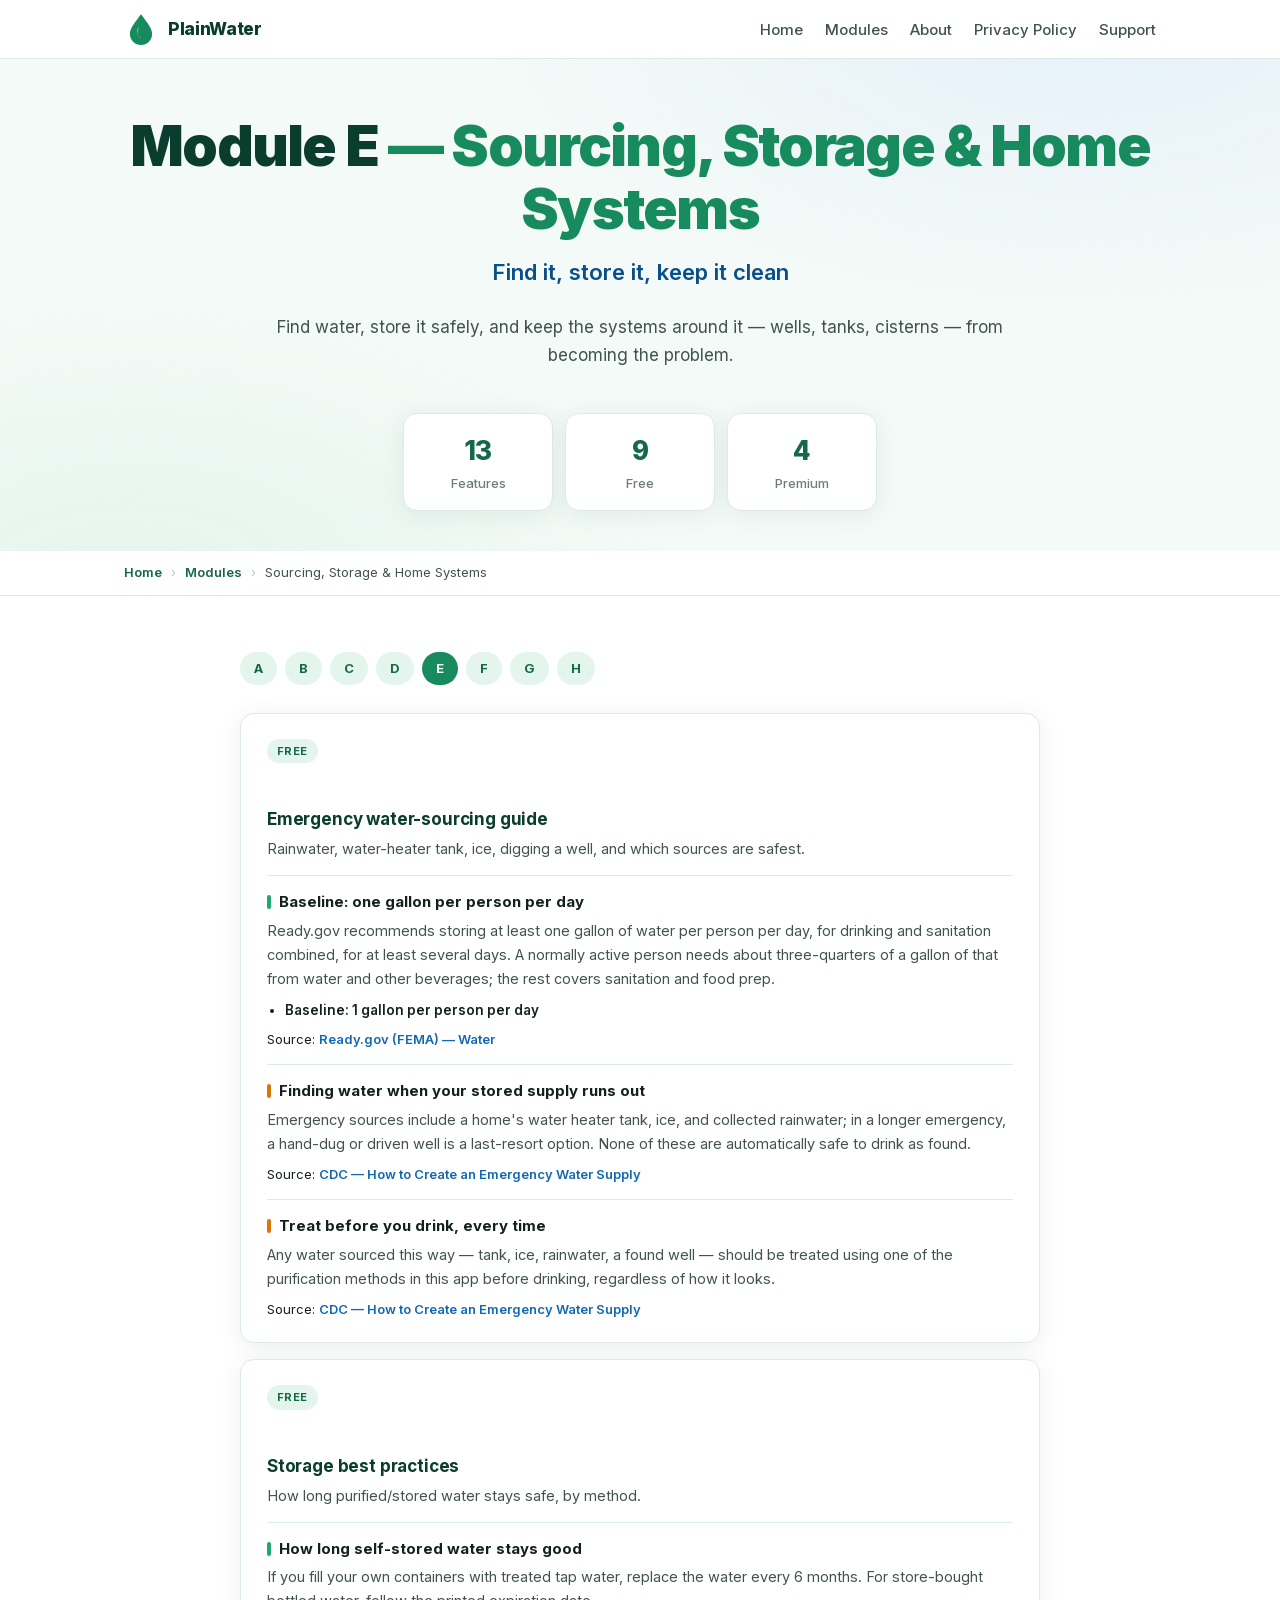
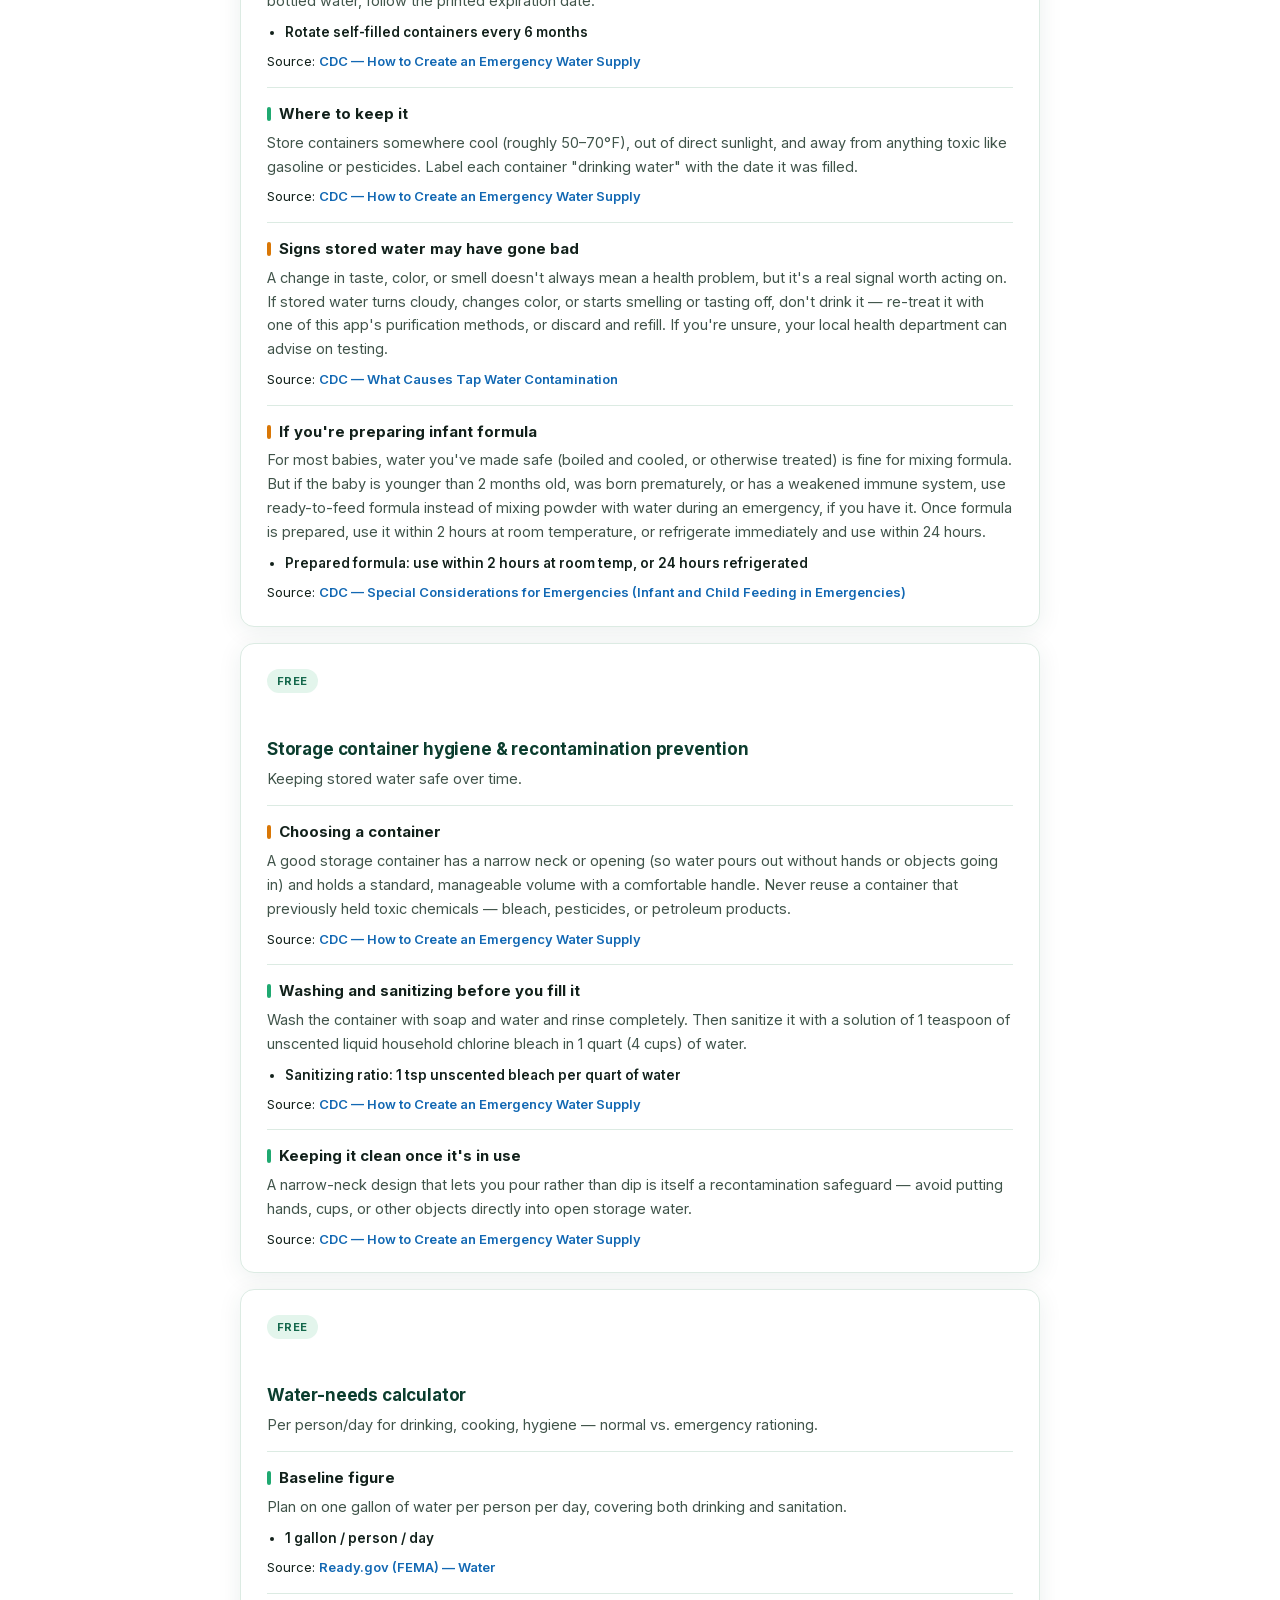
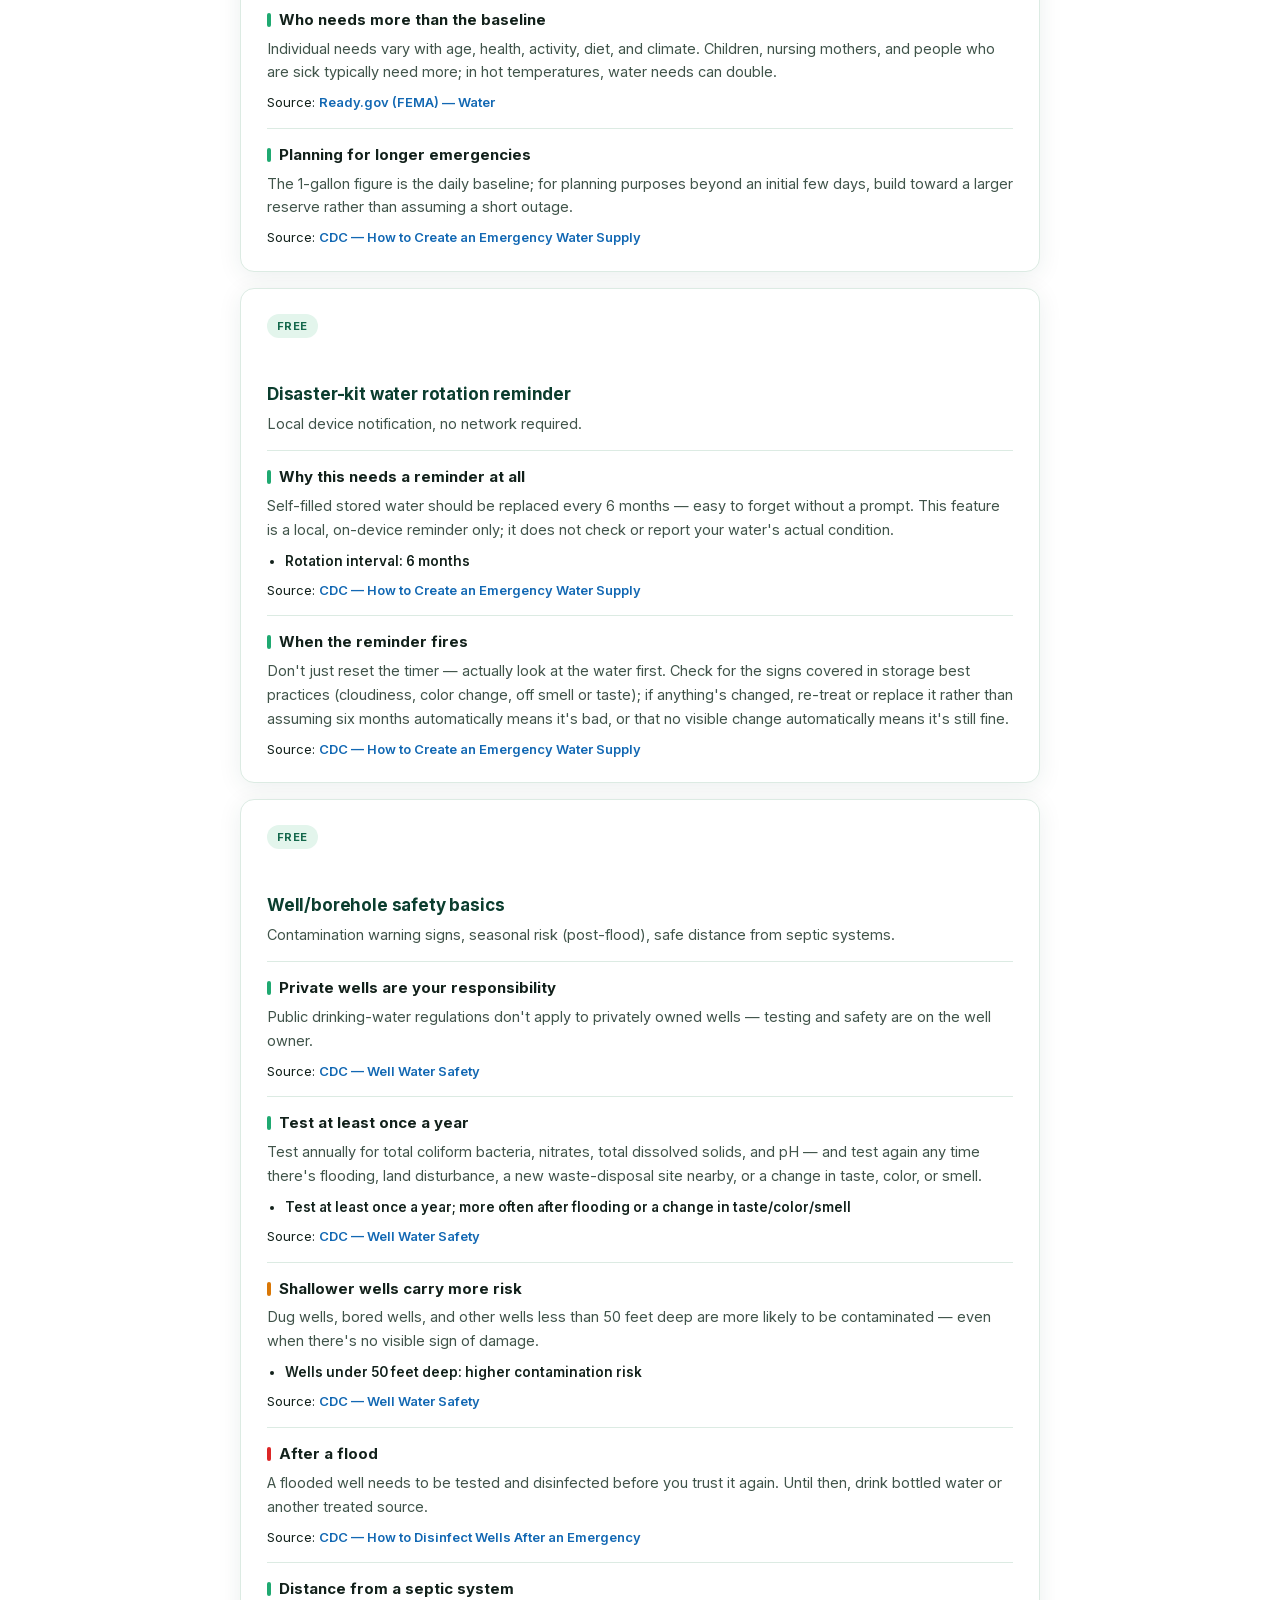
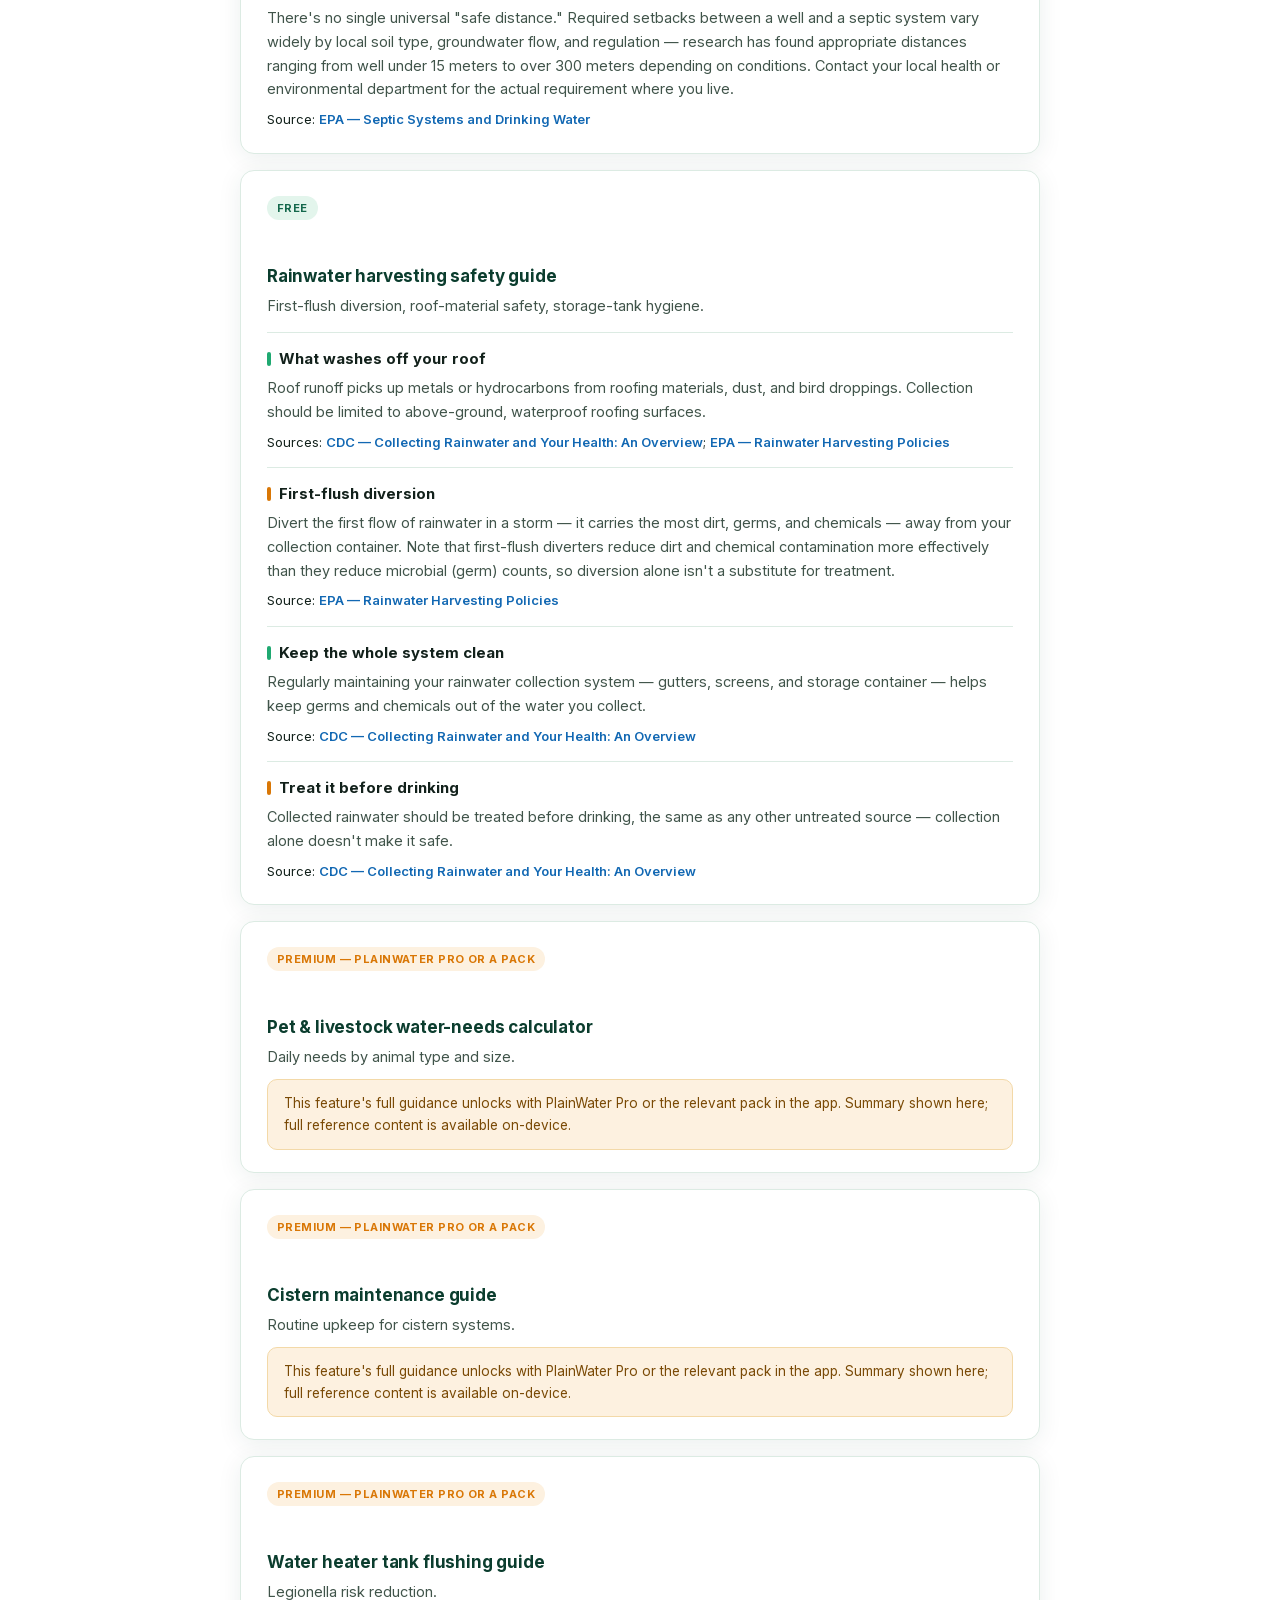
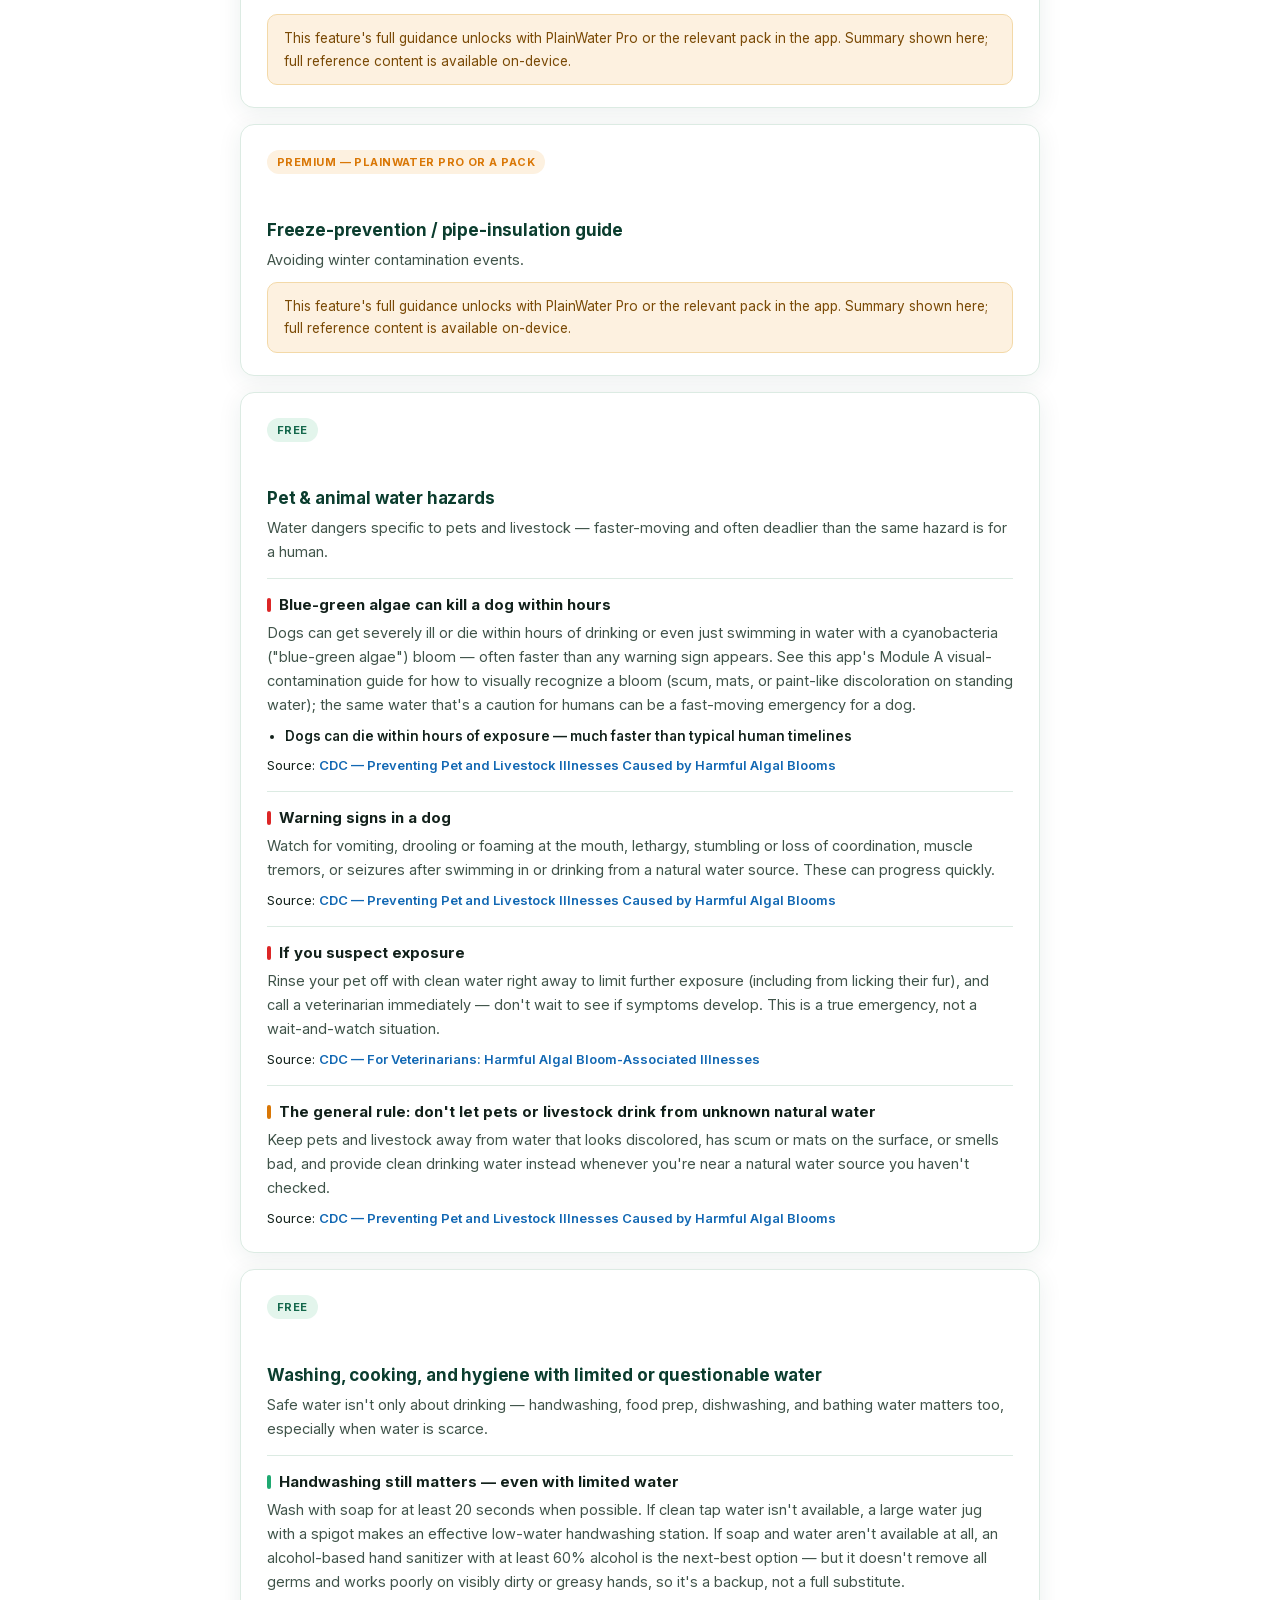
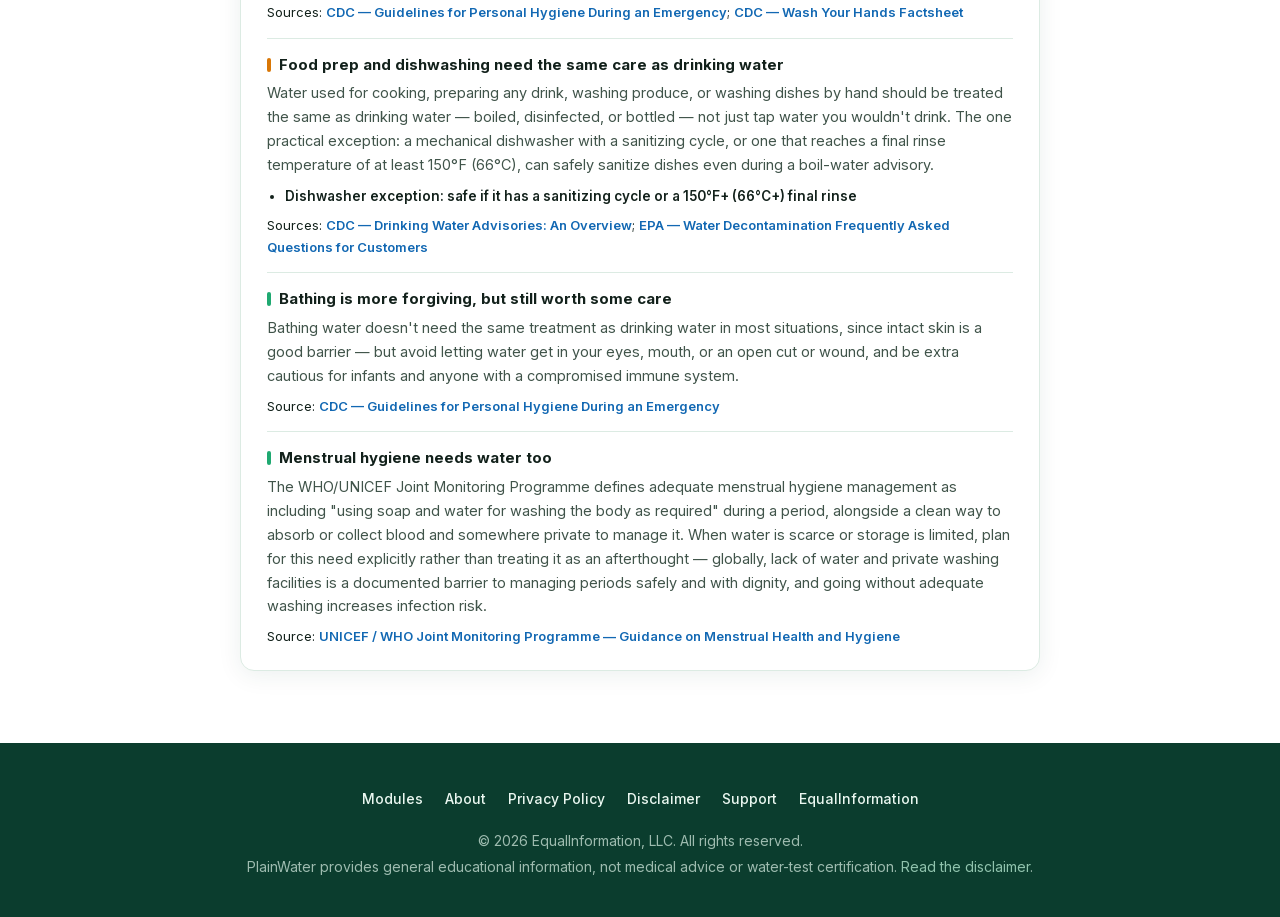
<file: modules/e/index.html>
<!DOCTYPE html>
<html lang="en">
<head>
    <meta charset="UTF-8">
    <meta name="viewport" content="width=device-width, initial-scale=1.0">
    <title>Sourcing, Storage &amp; Home Systems — PlainWater</title>
    <meta name="description" content="PlainWater module E: Find it, store it, keep it clean. 13 features, browsable offline reference.">
    <link rel="canonical" href="https://bpupadhyaya.github.io/plainwater-site/modules/e/">
    <link rel="icon" type="image/svg+xml" href="../../assets/img/favicon.svg">
    <meta name="theme-color" content="#0b3d2e">
    <link rel="stylesheet" href="../../assets/fonts/inter.css">
    <link rel="stylesheet" href="../../assets/css/style.css">
    <link rel="stylesheet" href="../../assets/css/modules.css">
</head>
<body>
<nav>
    <div class="nav-inner">
        <a href="../../" class="nav-logo">
            <img src="../../assets/img/favicon.svg" alt="" width="34" height="34">
            PlainWater
        </a>
        <ul class="nav-links">
            <li><a href="../../">Home</a></li>
            <li><a href="../../modules/">Modules</a></li>
            <li><a href="../../about/">About</a></li>
            <li><a href="../../privacy/">Privacy Policy</a></li>
            <li><a href="../../support/">Support</a></li>
        </ul>
        <button class="mobile-menu-btn" onclick="document.querySelector('.nav-links').classList.toggle('show')" aria-label="Menu">&#9776;</button>
    </div>
</nav>

<div class="hero hero-sub">
    <div class="wrap">
        <h1>Module E <span class="accent">&mdash; Sourcing, Storage &amp; Home Systems</span></h1>
        <p class="tagline">Find it, store it, keep it clean</p>
        <p class="lede">Find water, store it safely, and keep the systems around it — wells, tanks, cisterns — from becoming the problem.</p>
        <div class="stats">
            <div class="stat"><div class="num">13</div><div class="label">Features</div></div>
            <div class="stat"><div class="num">9</div><div class="label">Free</div></div>
            <div class="stat"><div class="num">4</div><div class="label">Premium</div></div>
        </div>
    </div>
</div>
<div class="crumbs" role="navigation" aria-label="Breadcrumb"><div class="wrap"><a href="../../">Home</a><span class="sep">&rsaquo;</span><a href="../">Modules</a><span class="sep">&rsaquo;</span><span class="current">Sourcing, Storage &amp; Home Systems</span></div></div>
<div class="content wrap">
    <div class="module-nav"><a href="../a/">A</a><a href="../b/">B</a><a href="../c/">C</a><a href="../d/">D</a><a href="../e/" class="current">E</a><a href="../f/">F</a><a href="../g/">G</a><a href="../h/">H</a></div>
    <div class="feature-list">
        
        <div class="feature-card">
            <span class="feature-tier free">Free</span>
            <h3>Emergency water-sourcing guide</h3>
            <p class="f-summary">Rainwater, water-heater tank, ice, digging a well, and which sources are safest.</p>
            <div class="feature-entries">
                <div class="feature-entry">
                    <h4><span class="urgency-bar info"></span>Baseline: one gallon per person per day</h4>
                    <p>Ready.gov recommends storing at least one gallon of water per person per day, for drinking and sanitation combined, for at least several days. A normally active person needs about three-quarters of a gallon of that from water and other beverages; the rest covers sanitation and food prep.</p>
                    <ul class="key-points"><li>Baseline: 1 gallon per person per day</li></ul>
                    <div class="citations">Source: <a href="https://www.ready.gov/water" target="_blank" rel="noopener">Ready.gov (FEMA) — Water</a></div>
                </div>
                <div class="feature-entry">
                    <h4><span class="urgency-bar caution"></span>Finding water when your stored supply runs out</h4>
                    <p>Emergency sources include a home's water heater tank, ice, and collected rainwater; in a longer emergency, a hand-dug or driven well is a last-resort option. None of these are automatically safe to drink as found.</p>
                    
                    <div class="citations">Source: <a href="https://www.cdc.gov/water-emergency/about/how-to-create-and-store-an-emergency-water-supply.html" target="_blank" rel="noopener">CDC — How to Create an Emergency Water Supply</a></div>
                </div>
                <div class="feature-entry">
                    <h4><span class="urgency-bar caution"></span>Treat before you drink, every time</h4>
                    <p>Any water sourced this way — tank, ice, rainwater, a found well — should be treated using one of the purification methods in this app before drinking, regardless of how it looks.</p>
                    
                    <div class="citations">Source: <a href="https://www.cdc.gov/water-emergency/about/how-to-create-and-store-an-emergency-water-supply.html" target="_blank" rel="noopener">CDC — How to Create an Emergency Water Supply</a></div>
                </div></div>
        </div>
        <div class="feature-card">
            <span class="feature-tier free">Free</span>
            <h3>Storage best practices</h3>
            <p class="f-summary">How long purified/stored water stays safe, by method.</p>
            <div class="feature-entries">
                <div class="feature-entry">
                    <h4><span class="urgency-bar info"></span>How long self-stored water stays good</h4>
                    <p>If you fill your own containers with treated tap water, replace the water every 6 months. For store-bought bottled water, follow the printed expiration date.</p>
                    <ul class="key-points"><li>Rotate self-filled containers every 6 months</li></ul>
                    <div class="citations">Source: <a href="https://www.cdc.gov/water-emergency/about/how-to-create-and-store-an-emergency-water-supply.html" target="_blank" rel="noopener">CDC — How to Create an Emergency Water Supply</a></div>
                </div>
                <div class="feature-entry">
                    <h4><span class="urgency-bar info"></span>Where to keep it</h4>
                    <p>Store containers somewhere cool (roughly 50–70°F), out of direct sunlight, and away from anything toxic like gasoline or pesticides. Label each container "drinking water" with the date it was filled.</p>
                    
                    <div class="citations">Source: <a href="https://www.cdc.gov/water-emergency/about/how-to-create-and-store-an-emergency-water-supply.html" target="_blank" rel="noopener">CDC — How to Create an Emergency Water Supply</a></div>
                </div>
                <div class="feature-entry">
                    <h4><span class="urgency-bar caution"></span>Signs stored water may have gone bad</h4>
                    <p>A change in taste, color, or smell doesn't always mean a health problem, but it's a real signal worth acting on. If stored water turns cloudy, changes color, or starts smelling or tasting off, don't drink it — re-treat it with one of this app's purification methods, or discard and refill. If you're unsure, your local health department can advise on testing.</p>
                    
                    <div class="citations">Source: <a href="https://www.cdc.gov/drinking-water/causes/index.html" target="_blank" rel="noopener">CDC — What Causes Tap Water Contamination</a></div>
                </div>
                <div class="feature-entry">
                    <h4><span class="urgency-bar caution"></span>If you're preparing infant formula</h4>
                    <p>For most babies, water you've made safe (boiled and cooled, or otherwise treated) is fine for mixing formula. But if the baby is younger than 2 months old, was born prematurely, or has a weakened immune system, use ready-to-feed formula instead of mixing powder with water during an emergency, if you have it. Once formula is prepared, use it within 2 hours at room temperature, or refrigerate immediately and use within 24 hours.</p>
                    <ul class="key-points"><li>Prepared formula: use within 2 hours at room temp, or 24 hours refrigerated</li></ul>
                    <div class="citations">Source: <a href="https://www.cdc.gov/infant-feeding-emergencies-toolkit/php/special-considerations.html" target="_blank" rel="noopener">CDC — Special Considerations for Emergencies (Infant and Child Feeding in Emergencies)</a></div>
                </div></div>
        </div>
        <div class="feature-card">
            <span class="feature-tier free">Free</span>
            <h3>Storage container hygiene &amp; recontamination prevention</h3>
            <p class="f-summary">Keeping stored water safe over time.</p>
            <div class="feature-entries">
                <div class="feature-entry">
                    <h4><span class="urgency-bar caution"></span>Choosing a container</h4>
                    <p>A good storage container has a narrow neck or opening (so water pours out without hands or objects going in) and holds a standard, manageable volume with a comfortable handle. Never reuse a container that previously held toxic chemicals — bleach, pesticides, or petroleum products.</p>
                    
                    <div class="citations">Source: <a href="https://www.cdc.gov/water-emergency/about/how-to-create-and-store-an-emergency-water-supply.html" target="_blank" rel="noopener">CDC — How to Create an Emergency Water Supply</a></div>
                </div>
                <div class="feature-entry">
                    <h4><span class="urgency-bar info"></span>Washing and sanitizing before you fill it</h4>
                    <p>Wash the container with soap and water and rinse completely. Then sanitize it with a solution of 1 teaspoon of unscented liquid household chlorine bleach in 1 quart (4 cups) of water.</p>
                    <ul class="key-points"><li>Sanitizing ratio: 1 tsp unscented bleach per quart of water</li></ul>
                    <div class="citations">Source: <a href="https://www.cdc.gov/water-emergency/about/how-to-create-and-store-an-emergency-water-supply.html" target="_blank" rel="noopener">CDC — How to Create an Emergency Water Supply</a></div>
                </div>
                <div class="feature-entry">
                    <h4><span class="urgency-bar info"></span>Keeping it clean once it's in use</h4>
                    <p>A narrow-neck design that lets you pour rather than dip is itself a recontamination safeguard — avoid putting hands, cups, or other objects directly into open storage water.</p>
                    
                    <div class="citations">Source: <a href="https://www.cdc.gov/water-emergency/about/how-to-create-and-store-an-emergency-water-supply.html" target="_blank" rel="noopener">CDC — How to Create an Emergency Water Supply</a></div>
                </div></div>
        </div>
        <div class="feature-card">
            <span class="feature-tier free">Free</span>
            <h3>Water-needs calculator</h3>
            <p class="f-summary">Per person/day for drinking, cooking, hygiene — normal vs. emergency rationing.</p>
            <div class="feature-entries">
                <div class="feature-entry">
                    <h4><span class="urgency-bar info"></span>Baseline figure</h4>
                    <p>Plan on one gallon of water per person per day, covering both drinking and sanitation.</p>
                    <ul class="key-points"><li>1 gallon / person / day</li></ul>
                    <div class="citations">Source: <a href="https://www.ready.gov/water" target="_blank" rel="noopener">Ready.gov (FEMA) — Water</a></div>
                </div>
                <div class="feature-entry">
                    <h4><span class="urgency-bar info"></span>Who needs more than the baseline</h4>
                    <p>Individual needs vary with age, health, activity, diet, and climate. Children, nursing mothers, and people who are sick typically need more; in hot temperatures, water needs can double.</p>
                    
                    <div class="citations">Source: <a href="https://www.ready.gov/water" target="_blank" rel="noopener">Ready.gov (FEMA) — Water</a></div>
                </div>
                <div class="feature-entry">
                    <h4><span class="urgency-bar info"></span>Planning for longer emergencies</h4>
                    <p>The 1-gallon figure is the daily baseline; for planning purposes beyond an initial few days, build toward a larger reserve rather than assuming a short outage.</p>
                    
                    <div class="citations">Source: <a href="https://www.cdc.gov/water-emergency/about/how-to-create-and-store-an-emergency-water-supply.html" target="_blank" rel="noopener">CDC — How to Create an Emergency Water Supply</a></div>
                </div></div>
        </div>
        <div class="feature-card">
            <span class="feature-tier free">Free</span>
            <h3>Disaster-kit water rotation reminder</h3>
            <p class="f-summary">Local device notification, no network required.</p>
            <div class="feature-entries">
                <div class="feature-entry">
                    <h4><span class="urgency-bar info"></span>Why this needs a reminder at all</h4>
                    <p>Self-filled stored water should be replaced every 6 months — easy to forget without a prompt. This feature is a local, on-device reminder only; it does not check or report your water's actual condition.</p>
                    <ul class="key-points"><li>Rotation interval: 6 months</li></ul>
                    <div class="citations">Source: <a href="https://www.cdc.gov/water-emergency/about/how-to-create-and-store-an-emergency-water-supply.html" target="_blank" rel="noopener">CDC — How to Create an Emergency Water Supply</a></div>
                </div>
                <div class="feature-entry">
                    <h4><span class="urgency-bar info"></span>When the reminder fires</h4>
                    <p>Don't just reset the timer — actually look at the water first. Check for the signs covered in storage best practices (cloudiness, color change, off smell or taste); if anything's changed, re-treat or replace it rather than assuming six months automatically means it's bad, or that no visible change automatically means it's still fine.</p>
                    
                    <div class="citations">Source: <a href="https://www.cdc.gov/water-emergency/about/how-to-create-and-store-an-emergency-water-supply.html" target="_blank" rel="noopener">CDC — How to Create an Emergency Water Supply</a></div>
                </div></div>
        </div>
        <div class="feature-card">
            <span class="feature-tier free">Free</span>
            <h3>Well/borehole safety basics</h3>
            <p class="f-summary">Contamination warning signs, seasonal risk (post-flood), safe distance from septic systems.</p>
            <div class="feature-entries">
                <div class="feature-entry">
                    <h4><span class="urgency-bar info"></span>Private wells are your responsibility</h4>
                    <p>Public drinking-water regulations don't apply to privately owned wells — testing and safety are on the well owner.</p>
                    
                    <div class="citations">Source: <a href="https://www.cdc.gov/drinking-water/safety/index.html" target="_blank" rel="noopener">CDC — Well Water Safety</a></div>
                </div>
                <div class="feature-entry">
                    <h4><span class="urgency-bar info"></span>Test at least once a year</h4>
                    <p>Test annually for total coliform bacteria, nitrates, total dissolved solids, and pH — and test again any time there's flooding, land disturbance, a new waste-disposal site nearby, or a change in taste, color, or smell.</p>
                    <ul class="key-points"><li>Test at least once a year; more often after flooding or a change in taste/color/smell</li></ul>
                    <div class="citations">Source: <a href="https://www.cdc.gov/drinking-water/safety/index.html" target="_blank" rel="noopener">CDC — Well Water Safety</a></div>
                </div>
                <div class="feature-entry">
                    <h4><span class="urgency-bar caution"></span>Shallower wells carry more risk</h4>
                    <p>Dug wells, bored wells, and other wells less than 50 feet deep are more likely to be contaminated — even when there's no visible sign of damage.</p>
                    <ul class="key-points"><li>Wells under 50 feet deep: higher contamination risk</li></ul>
                    <div class="citations">Source: <a href="https://www.cdc.gov/drinking-water/safety/index.html" target="_blank" rel="noopener">CDC — Well Water Safety</a></div>
                </div>
                <div class="feature-entry">
                    <h4><span class="urgency-bar seek-treatment"></span>After a flood</h4>
                    <p>A flooded well needs to be tested and disinfected before you trust it again. Until then, drink bottled water or another treated source.</p>
                    
                    <div class="citations">Source: <a href="https://www.cdc.gov/water-emergency/about/how-to-disinfect-wells-after-an-emergency.html" target="_blank" rel="noopener">CDC — How to Disinfect Wells After an Emergency</a></div>
                </div>
                <div class="feature-entry">
                    <h4><span class="urgency-bar info"></span>Distance from a septic system</h4>
                    <p>There's no single universal "safe distance." Required setbacks between a well and a septic system vary widely by local soil type, groundwater flow, and regulation — research has found appropriate distances ranging from well under 15 meters to over 300 meters depending on conditions. Contact your local health or environmental department for the actual requirement where you live.</p>
                    
                    <div class="citations">Source: <a href="https://www.epa.gov/septic/septic-systems-and-drinking-water" target="_blank" rel="noopener">EPA — Septic Systems and Drinking Water</a></div>
                </div></div>
        </div>
        <div class="feature-card">
            <span class="feature-tier free">Free</span>
            <h3>Rainwater harvesting safety guide</h3>
            <p class="f-summary">First-flush diversion, roof-material safety, storage-tank hygiene.</p>
            <div class="feature-entries">
                <div class="feature-entry">
                    <h4><span class="urgency-bar info"></span>What washes off your roof</h4>
                    <p>Roof runoff picks up metals or hydrocarbons from roofing materials, dust, and bird droppings. Collection should be limited to above-ground, waterproof roofing surfaces.</p>
                    
                    <div class="citations">Sources: <a href="https://www.cdc.gov/drinking-water/about/collecting-rainwater-and-your-health-an-overview.html" target="_blank" rel="noopener">CDC — Collecting Rainwater and Your Health: An Overview</a>; <a href="https://www.epa.gov/sites/default/files/2015-10/documents/gi_munichandbook_harvesting.pdf" target="_blank" rel="noopener">EPA — Rainwater Harvesting Policies</a></div>
                </div>
                <div class="feature-entry">
                    <h4><span class="urgency-bar caution"></span>First-flush diversion</h4>
                    <p>Divert the first flow of rainwater in a storm — it carries the most dirt, germs, and chemicals — away from your collection container. Note that first-flush diverters reduce dirt and chemical contamination more effectively than they reduce microbial (germ) counts, so diversion alone isn't a substitute for treatment.</p>
                    
                    <div class="citations">Source: <a href="https://www.epa.gov/sites/default/files/2015-10/documents/gi_munichandbook_harvesting.pdf" target="_blank" rel="noopener">EPA — Rainwater Harvesting Policies</a></div>
                </div>
                <div class="feature-entry">
                    <h4><span class="urgency-bar info"></span>Keep the whole system clean</h4>
                    <p>Regularly maintaining your rainwater collection system — gutters, screens, and storage container — helps keep germs and chemicals out of the water you collect.</p>
                    
                    <div class="citations">Source: <a href="https://www.cdc.gov/drinking-water/about/collecting-rainwater-and-your-health-an-overview.html" target="_blank" rel="noopener">CDC — Collecting Rainwater and Your Health: An Overview</a></div>
                </div>
                <div class="feature-entry">
                    <h4><span class="urgency-bar caution"></span>Treat it before drinking</h4>
                    <p>Collected rainwater should be treated before drinking, the same as any other untreated source — collection alone doesn't make it safe.</p>
                    
                    <div class="citations">Source: <a href="https://www.cdc.gov/drinking-water/about/collecting-rainwater-and-your-health-an-overview.html" target="_blank" rel="noopener">CDC — Collecting Rainwater and Your Health: An Overview</a></div>
                </div></div>
        </div>
        <div class="feature-card">
            <span class="feature-tier premium">Premium — PlainWater Pro or a pack</span>
            <h3>Pet &amp; livestock water-needs calculator</h3>
            <p class="f-summary">Daily needs by animal type and size.</p>
            <div class="premium-note">This feature's full guidance unlocks with PlainWater Pro or the relevant pack in the app. Summary shown here; full reference content is available on-device.</div>
        </div>
        <div class="feature-card">
            <span class="feature-tier premium">Premium — PlainWater Pro or a pack</span>
            <h3>Cistern maintenance guide</h3>
            <p class="f-summary">Routine upkeep for cistern systems.</p>
            <div class="premium-note">This feature's full guidance unlocks with PlainWater Pro or the relevant pack in the app. Summary shown here; full reference content is available on-device.</div>
        </div>
        <div class="feature-card">
            <span class="feature-tier premium">Premium — PlainWater Pro or a pack</span>
            <h3>Water heater tank flushing guide</h3>
            <p class="f-summary">Legionella risk reduction.</p>
            <div class="premium-note">This feature's full guidance unlocks with PlainWater Pro or the relevant pack in the app. Summary shown here; full reference content is available on-device.</div>
        </div>
        <div class="feature-card">
            <span class="feature-tier premium">Premium — PlainWater Pro or a pack</span>
            <h3>Freeze-prevention / pipe-insulation guide</h3>
            <p class="f-summary">Avoiding winter contamination events.</p>
            <div class="premium-note">This feature's full guidance unlocks with PlainWater Pro or the relevant pack in the app. Summary shown here; full reference content is available on-device.</div>
        </div>
        <div class="feature-card">
            <span class="feature-tier free">Free</span>
            <h3>Pet &amp; animal water hazards</h3>
            <p class="f-summary">Water dangers specific to pets and livestock — faster-moving and often deadlier than the same hazard is for a human.</p>
            <div class="feature-entries">
                <div class="feature-entry">
                    <h4><span class="urgency-bar emergency"></span>Blue-green algae can kill a dog within hours</h4>
                    <p>Dogs can get severely ill or die within hours of drinking or even just swimming in water with a cyanobacteria ("blue-green algae") bloom — often faster than any warning sign appears. See this app's Module A visual-contamination guide for how to visually recognize a bloom (scum, mats, or paint-like discoloration on standing water); the same water that's a caution for humans can be a fast-moving emergency for a dog.</p>
                    <ul class="key-points"><li>Dogs can die within hours of exposure — much faster than typical human timelines</li></ul>
                    <div class="citations">Source: <a href="https://www.cdc.gov/harmful-algal-blooms/prevention/preventing-pet-and-livestock-illnesses.html" target="_blank" rel="noopener">CDC — Preventing Pet and Livestock Illnesses Caused by Harmful Algal Blooms</a></div>
                </div>
                <div class="feature-entry">
                    <h4><span class="urgency-bar emergency"></span>Warning signs in a dog</h4>
                    <p>Watch for vomiting, drooling or foaming at the mouth, lethargy, stumbling or loss of coordination, muscle tremors, or seizures after swimming in or drinking from a natural water source. These can progress quickly.</p>
                    
                    <div class="citations">Source: <a href="https://www.cdc.gov/harmful-algal-blooms/prevention/preventing-pet-and-livestock-illnesses.html" target="_blank" rel="noopener">CDC — Preventing Pet and Livestock Illnesses Caused by Harmful Algal Blooms</a></div>
                </div>
                <div class="feature-entry">
                    <h4><span class="urgency-bar emergency"></span>If you suspect exposure</h4>
                    <p>Rinse your pet off with clean water right away to limit further exposure (including from licking their fur), and call a veterinarian immediately — don't wait to see if symptoms develop. This is a true emergency, not a wait-and-watch situation.</p>
                    
                    <div class="citations">Source: <a href="https://www.cdc.gov/harmful-algal-blooms/hcp/veterinarians/index.html" target="_blank" rel="noopener">CDC — For Veterinarians: Harmful Algal Bloom-Associated Illnesses</a></div>
                </div>
                <div class="feature-entry">
                    <h4><span class="urgency-bar caution"></span>The general rule: don't let pets or livestock drink from unknown natural water</h4>
                    <p>Keep pets and livestock away from water that looks discolored, has scum or mats on the surface, or smells bad, and provide clean drinking water instead whenever you're near a natural water source you haven't checked.</p>
                    
                    <div class="citations">Source: <a href="https://www.cdc.gov/harmful-algal-blooms/prevention/preventing-pet-and-livestock-illnesses.html" target="_blank" rel="noopener">CDC — Preventing Pet and Livestock Illnesses Caused by Harmful Algal Blooms</a></div>
                </div></div>
        </div>
        <div class="feature-card">
            <span class="feature-tier free">Free</span>
            <h3>Washing, cooking, and hygiene with limited or questionable water</h3>
            <p class="f-summary">Safe water isn't only about drinking — handwashing, food prep, dishwashing, and bathing water matters too, especially when water is scarce.</p>
            <div class="feature-entries">
                <div class="feature-entry">
                    <h4><span class="urgency-bar info"></span>Handwashing still matters — even with limited water</h4>
                    <p>Wash with soap for at least 20 seconds when possible. If clean tap water isn't available, a large water jug with a spigot makes an effective low-water handwashing station. If soap and water aren't available at all, an alcohol-based hand sanitizer with at least 60% alcohol is the next-best option — but it doesn't remove all germs and works poorly on visibly dirty or greasy hands, so it's a backup, not a full substitute.</p>
                    
                    <div class="citations">Sources: <a href="https://www.cdc.gov/water-emergency/safety/guidelines-for-personal-hygiene-during-an-emergency.html" target="_blank" rel="noopener">CDC — Guidelines for Personal Hygiene During an Emergency</a>; <a href="https://www.cdc.gov/natural-disasters/communication-resources/wash-your-hands-factsheet.html" target="_blank" rel="noopener">CDC — Wash Your Hands Factsheet</a></div>
                </div>
                <div class="feature-entry">
                    <h4><span class="urgency-bar caution"></span>Food prep and dishwashing need the same care as drinking water</h4>
                    <p>Water used for cooking, preparing any drink, washing produce, or washing dishes by hand should be treated the same as drinking water — boiled, disinfected, or bottled — not just tap water you wouldn't drink. The one practical exception: a mechanical dishwasher with a sanitizing cycle, or one that reaches a final rinse temperature of at least 150°F (66°C), can safely sanitize dishes even during a boil-water advisory.</p>
                    <ul class="key-points"><li>Dishwasher exception: safe if it has a sanitizing cycle or a 150°F+ (66°C+) final rinse</li></ul>
                    <div class="citations">Sources: <a href="https://www.cdc.gov/water-emergency/about/drinking-water-advisories-an-overview.html" target="_blank" rel="noopener">CDC — Drinking Water Advisories: An Overview</a>; <a href="https://www.epa.gov/waterutilityresponse/water-decontamination-frequently-asked-questions-customers" target="_blank" rel="noopener">EPA — Water Decontamination Frequently Asked Questions for Customers</a></div>
                </div>
                <div class="feature-entry">
                    <h4><span class="urgency-bar info"></span>Bathing is more forgiving, but still worth some care</h4>
                    <p>Bathing water doesn't need the same treatment as drinking water in most situations, since intact skin is a good barrier — but avoid letting water get in your eyes, mouth, or an open cut or wound, and be extra cautious for infants and anyone with a compromised immune system.</p>
                    
                    <div class="citations">Source: <a href="https://www.cdc.gov/water-emergency/safety/guidelines-for-personal-hygiene-during-an-emergency.html" target="_blank" rel="noopener">CDC — Guidelines for Personal Hygiene During an Emergency</a></div>
                </div>
                <div class="feature-entry">
                    <h4><span class="urgency-bar info"></span>Menstrual hygiene needs water too</h4>
                    <p>The WHO/UNICEF Joint Monitoring Programme defines adequate menstrual hygiene management as including "using soap and water for washing the body as required" during a period, alongside a clean way to absorb or collect blood and somewhere private to manage it. When water is scarce or storage is limited, plan for this need explicitly rather than treating it as an afterthought — globally, lack of water and private washing facilities is a documented barrier to managing periods safely and with dignity, and going without adequate washing increases infection risk.</p>
                    
                    <div class="citations">Source: <a href="https://www.unicef.org/documents/guidance-menstrual-health-and-hygiene" target="_blank" rel="noopener">UNICEF / WHO Joint Monitoring Programme — Guidance on Menstrual Health and Hygiene</a></div>
                </div></div>
        </div>
    </div>
</div>
<footer>
    <div class="footer-inner">
        <ul class="footer-links">
            <li><a href="../../modules/">Modules</a></li>
            <li><a href="../../about/">About</a></li>
            <li><a href="../../privacy/">Privacy Policy</a></li>
            <li><a href="../../disclaimer/">Disclaimer</a></li>
            <li><a href="../../support/">Support</a></li>
            <li><a href="https://equalinformation.com" target="_blank" rel="noopener">EqualInformation</a></li>
        </ul>
        <p class="footer-copy">
            &copy; 2026 EqualInformation, LLC. All rights reserved.<br>
            PlainWater provides general educational information, not medical advice or water-test certification. <a href="../../disclaimer/">Read the disclaimer</a>.
        </p>
    </div>
</footer>
</body>
</html>
</file>
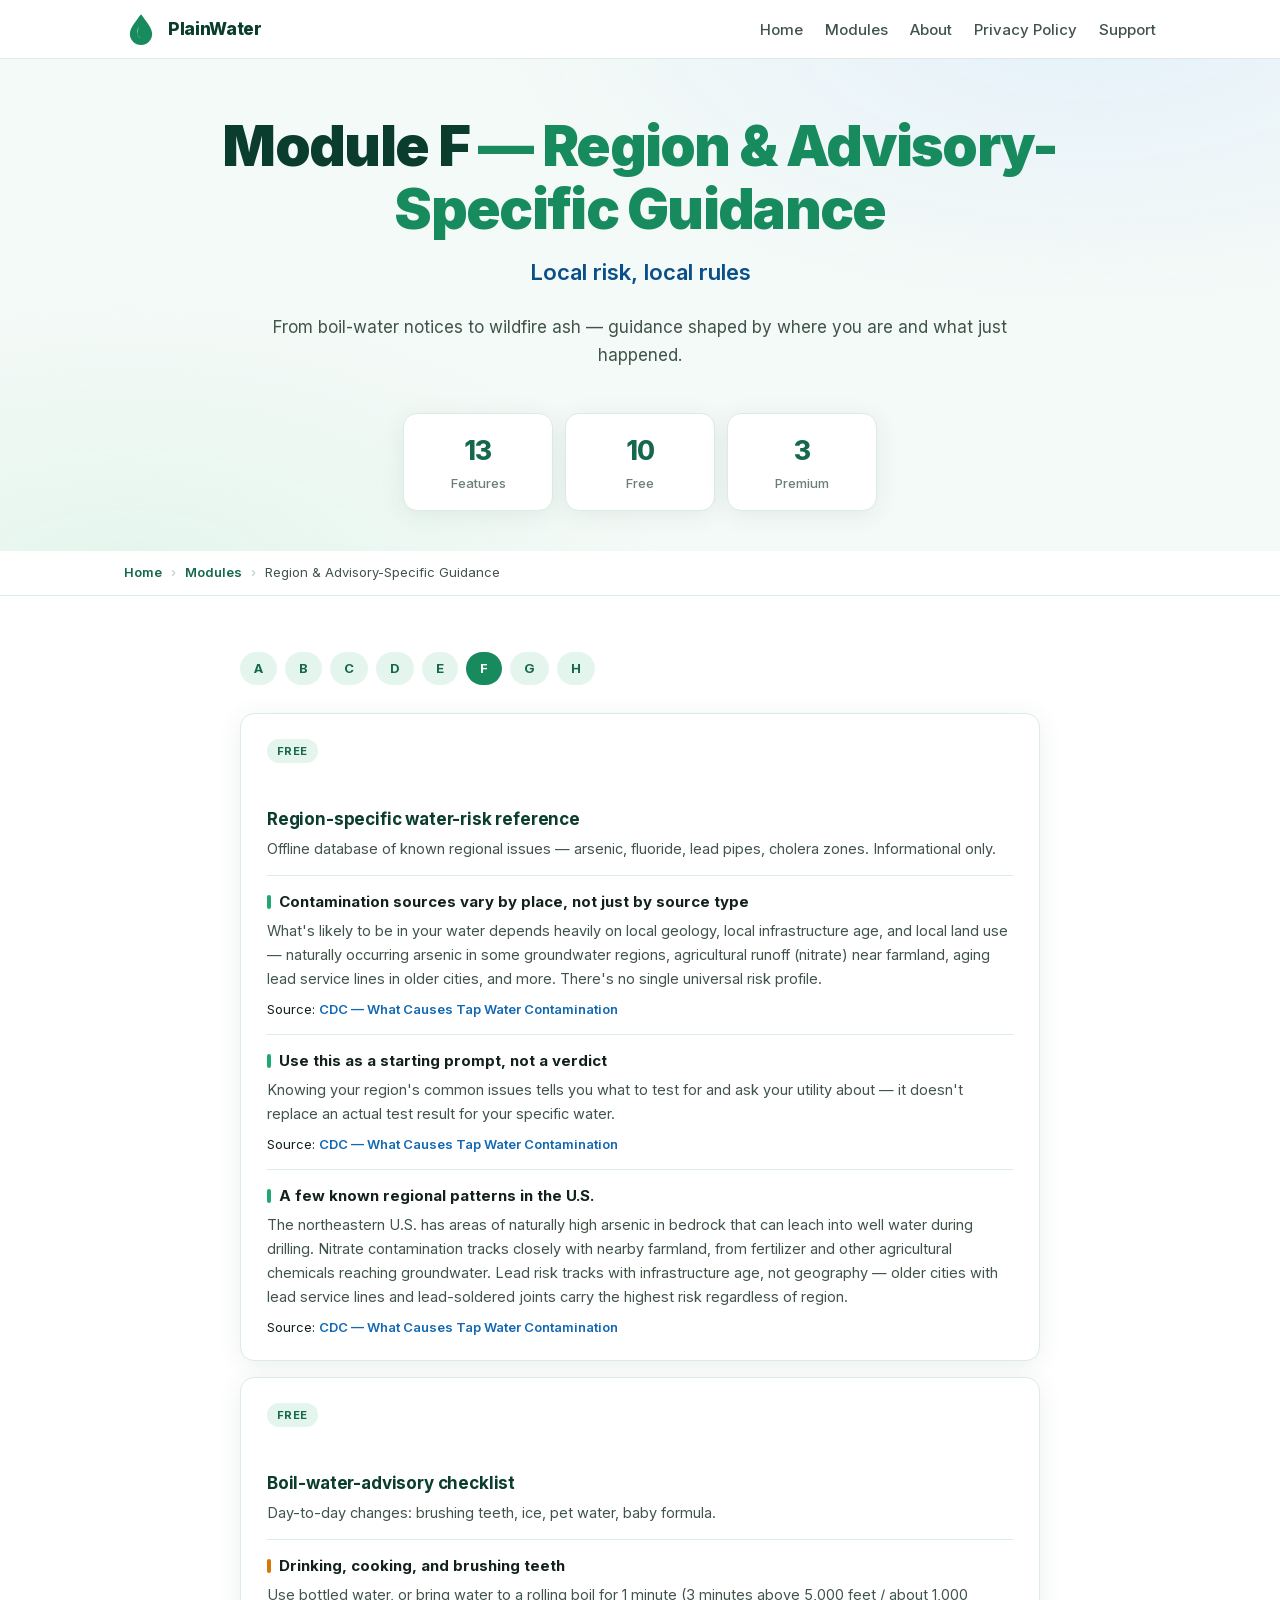
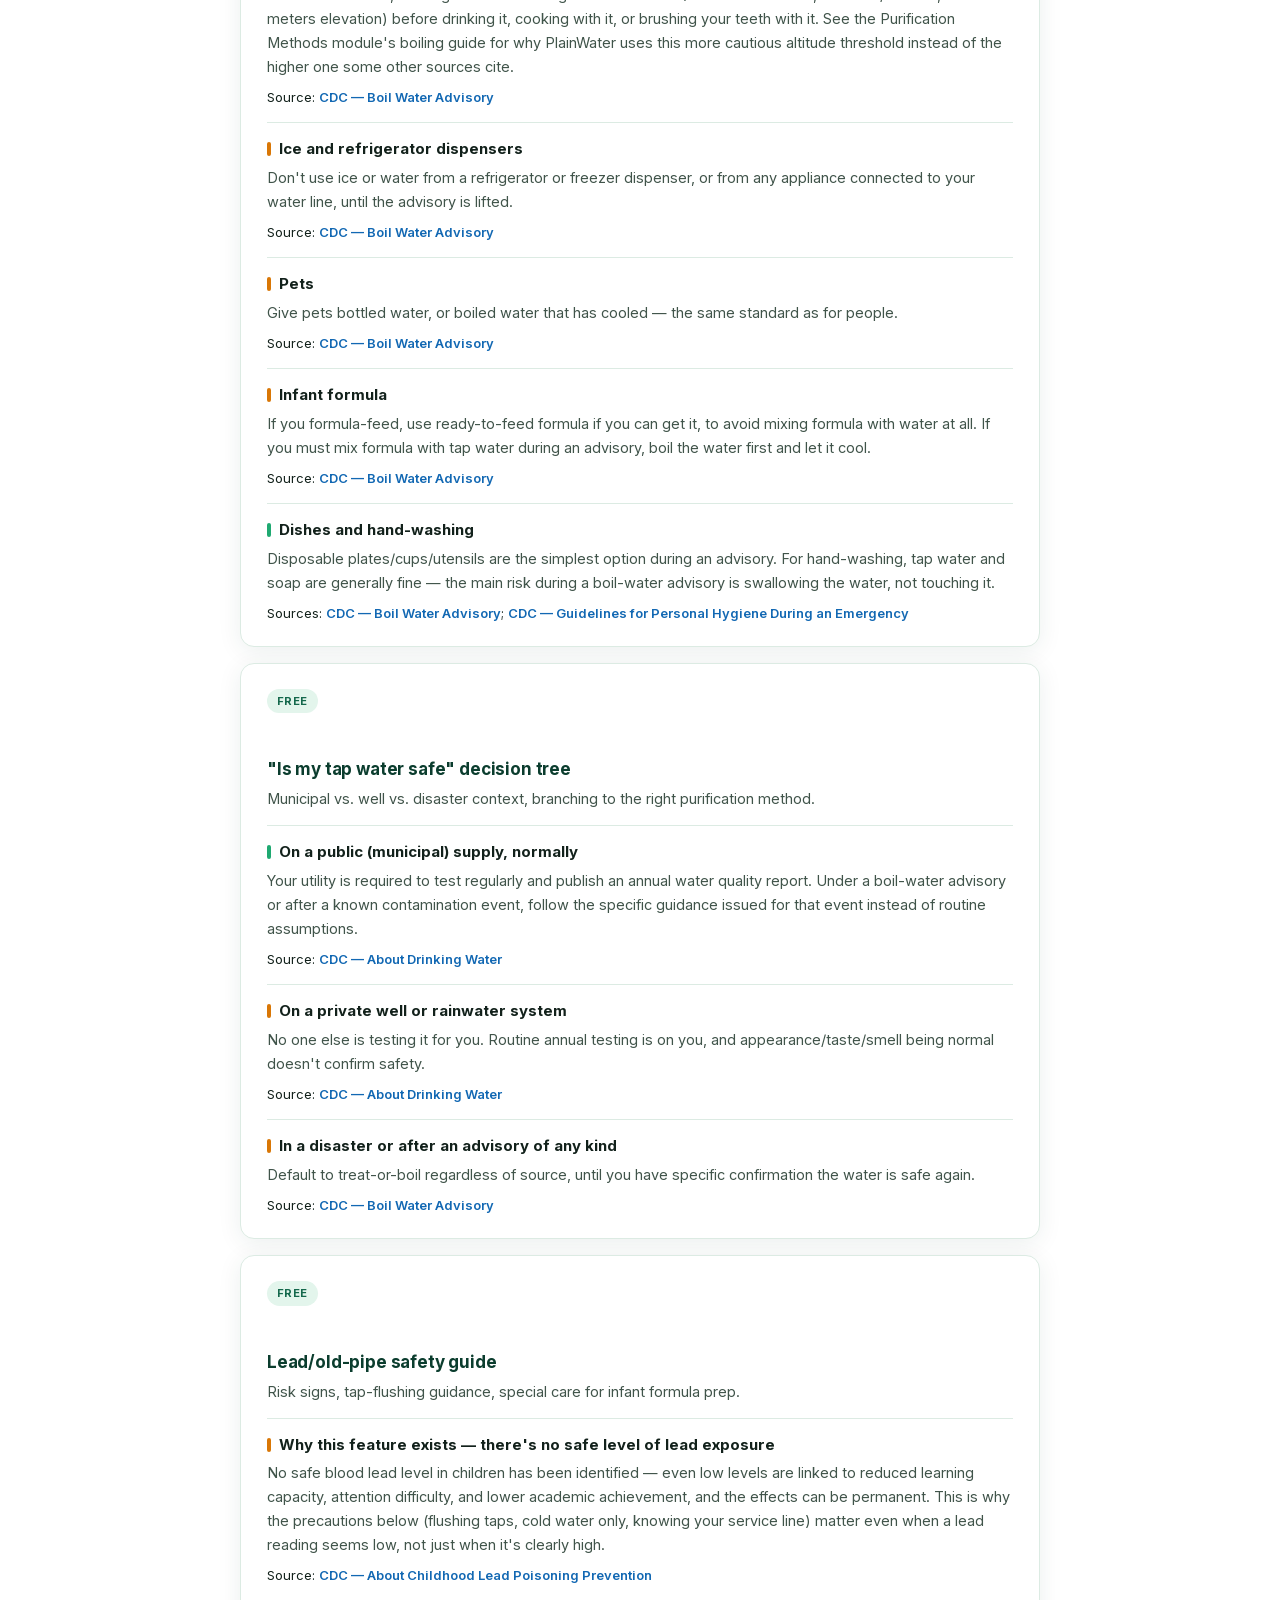
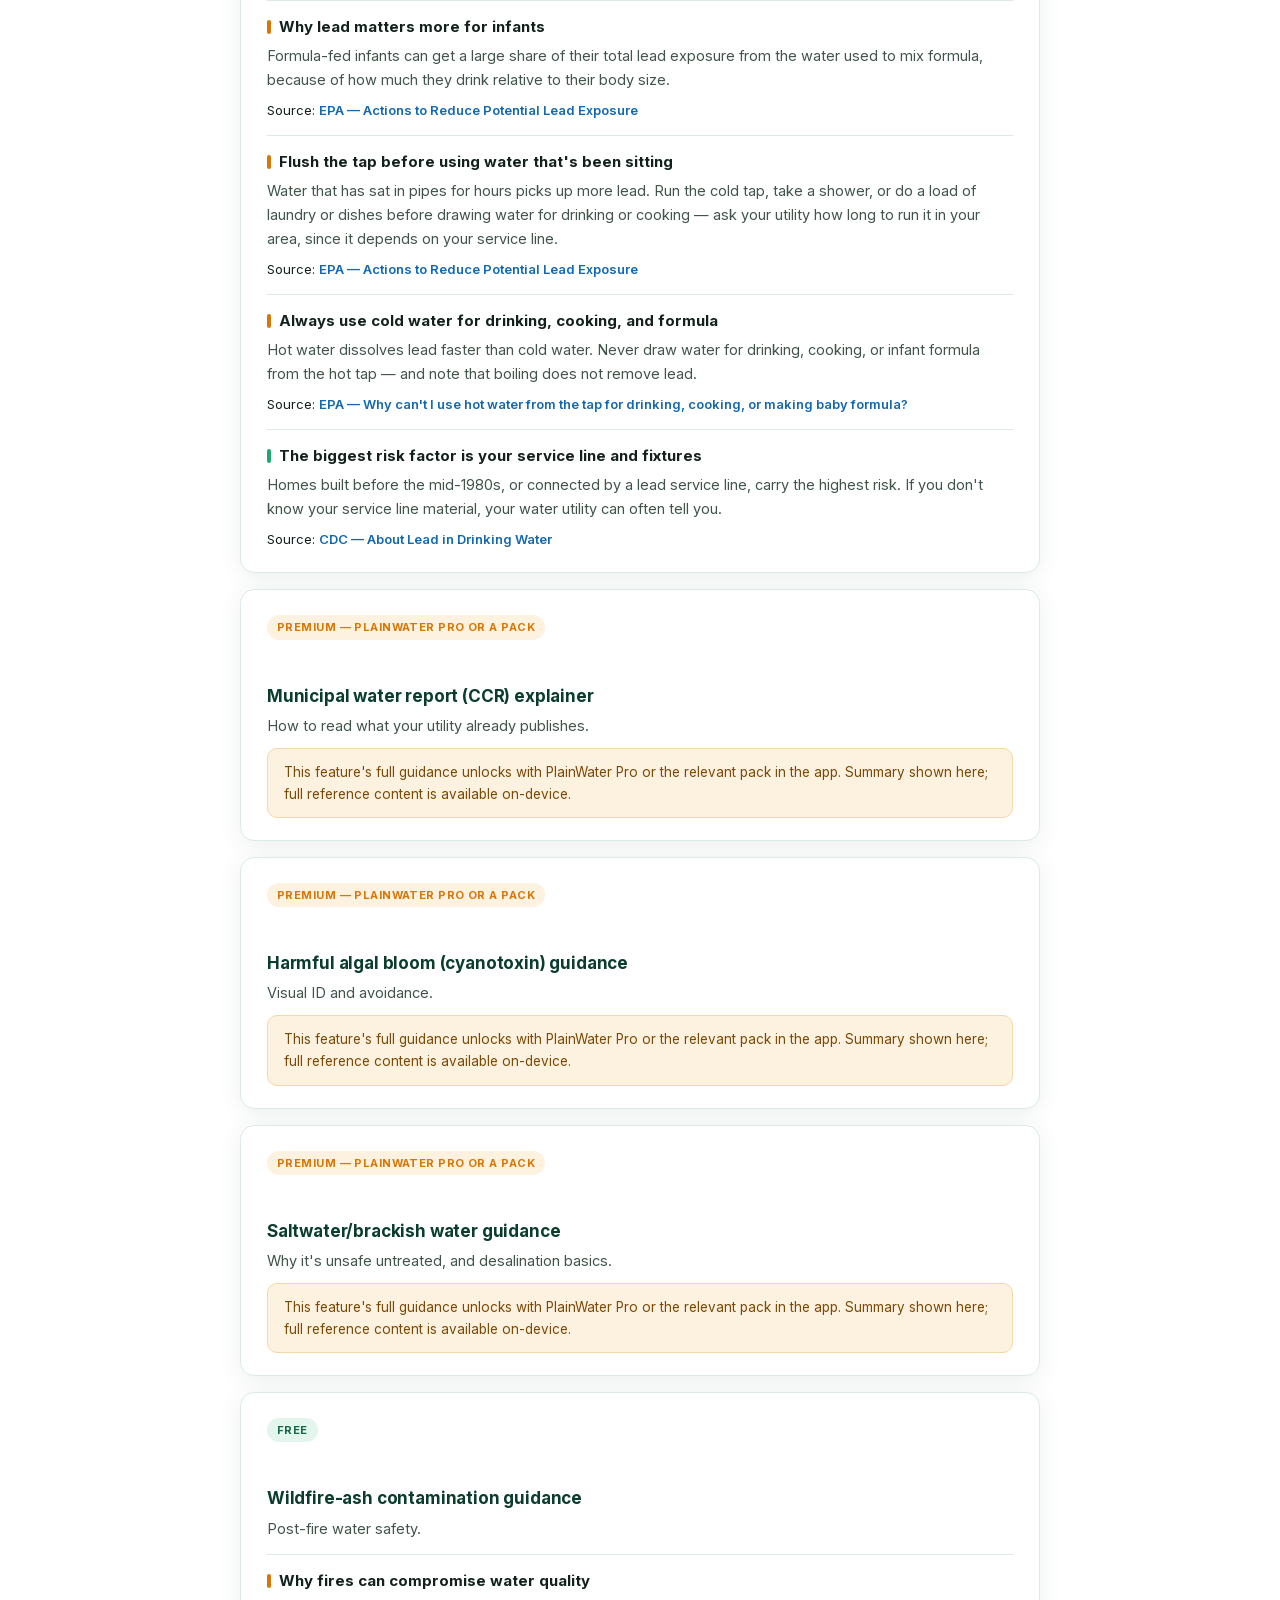
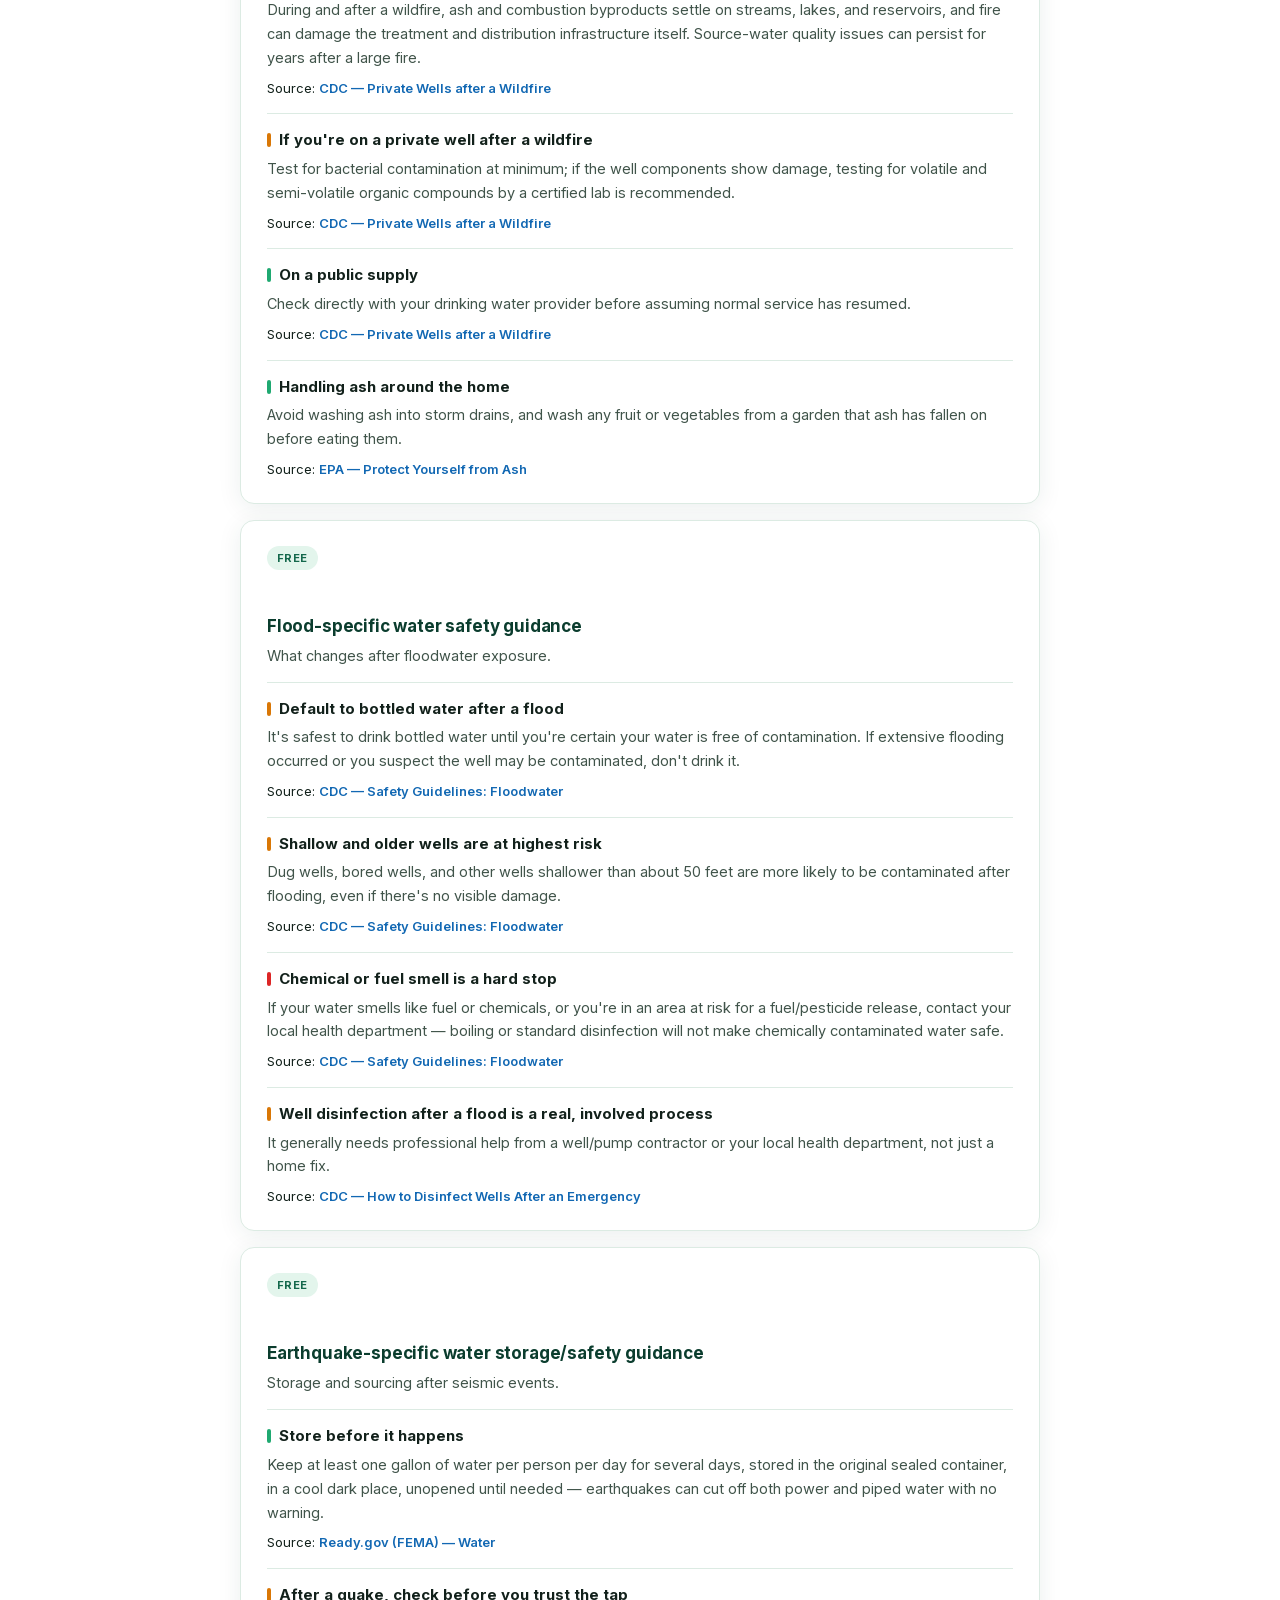
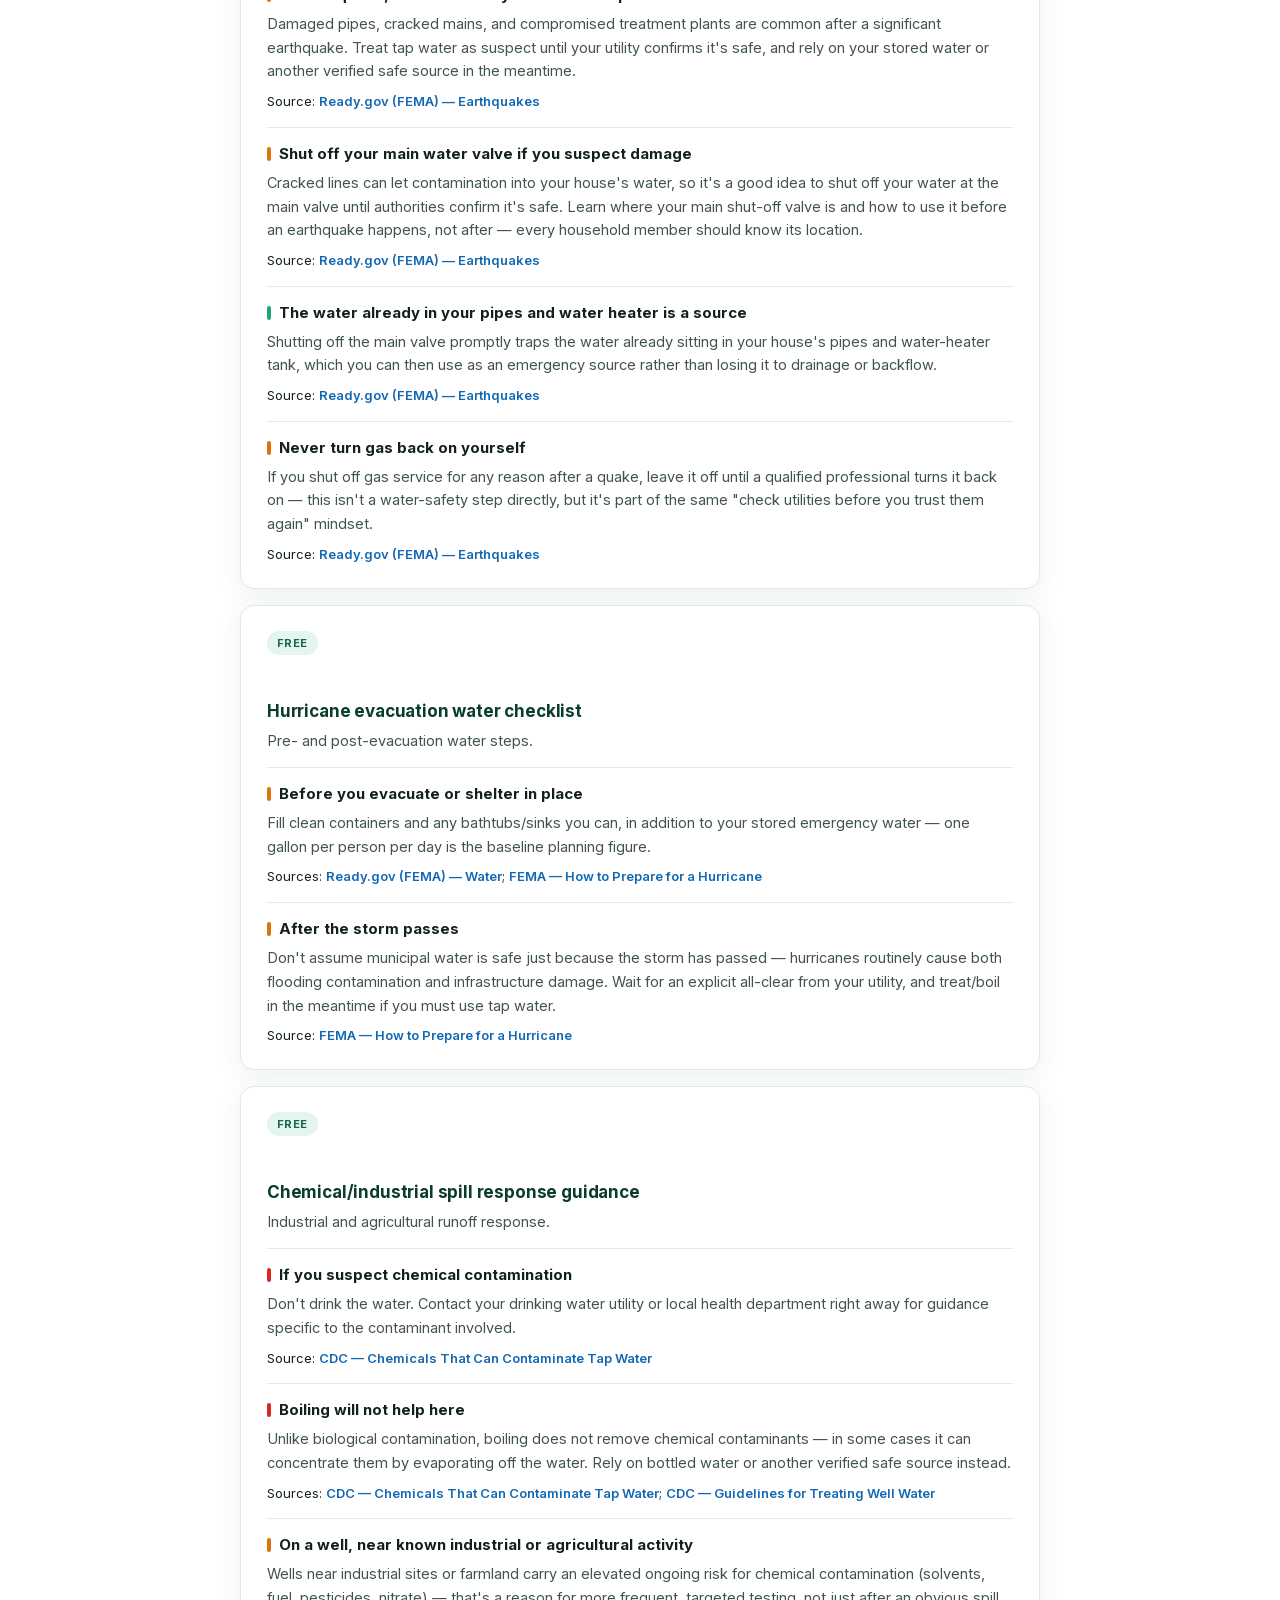
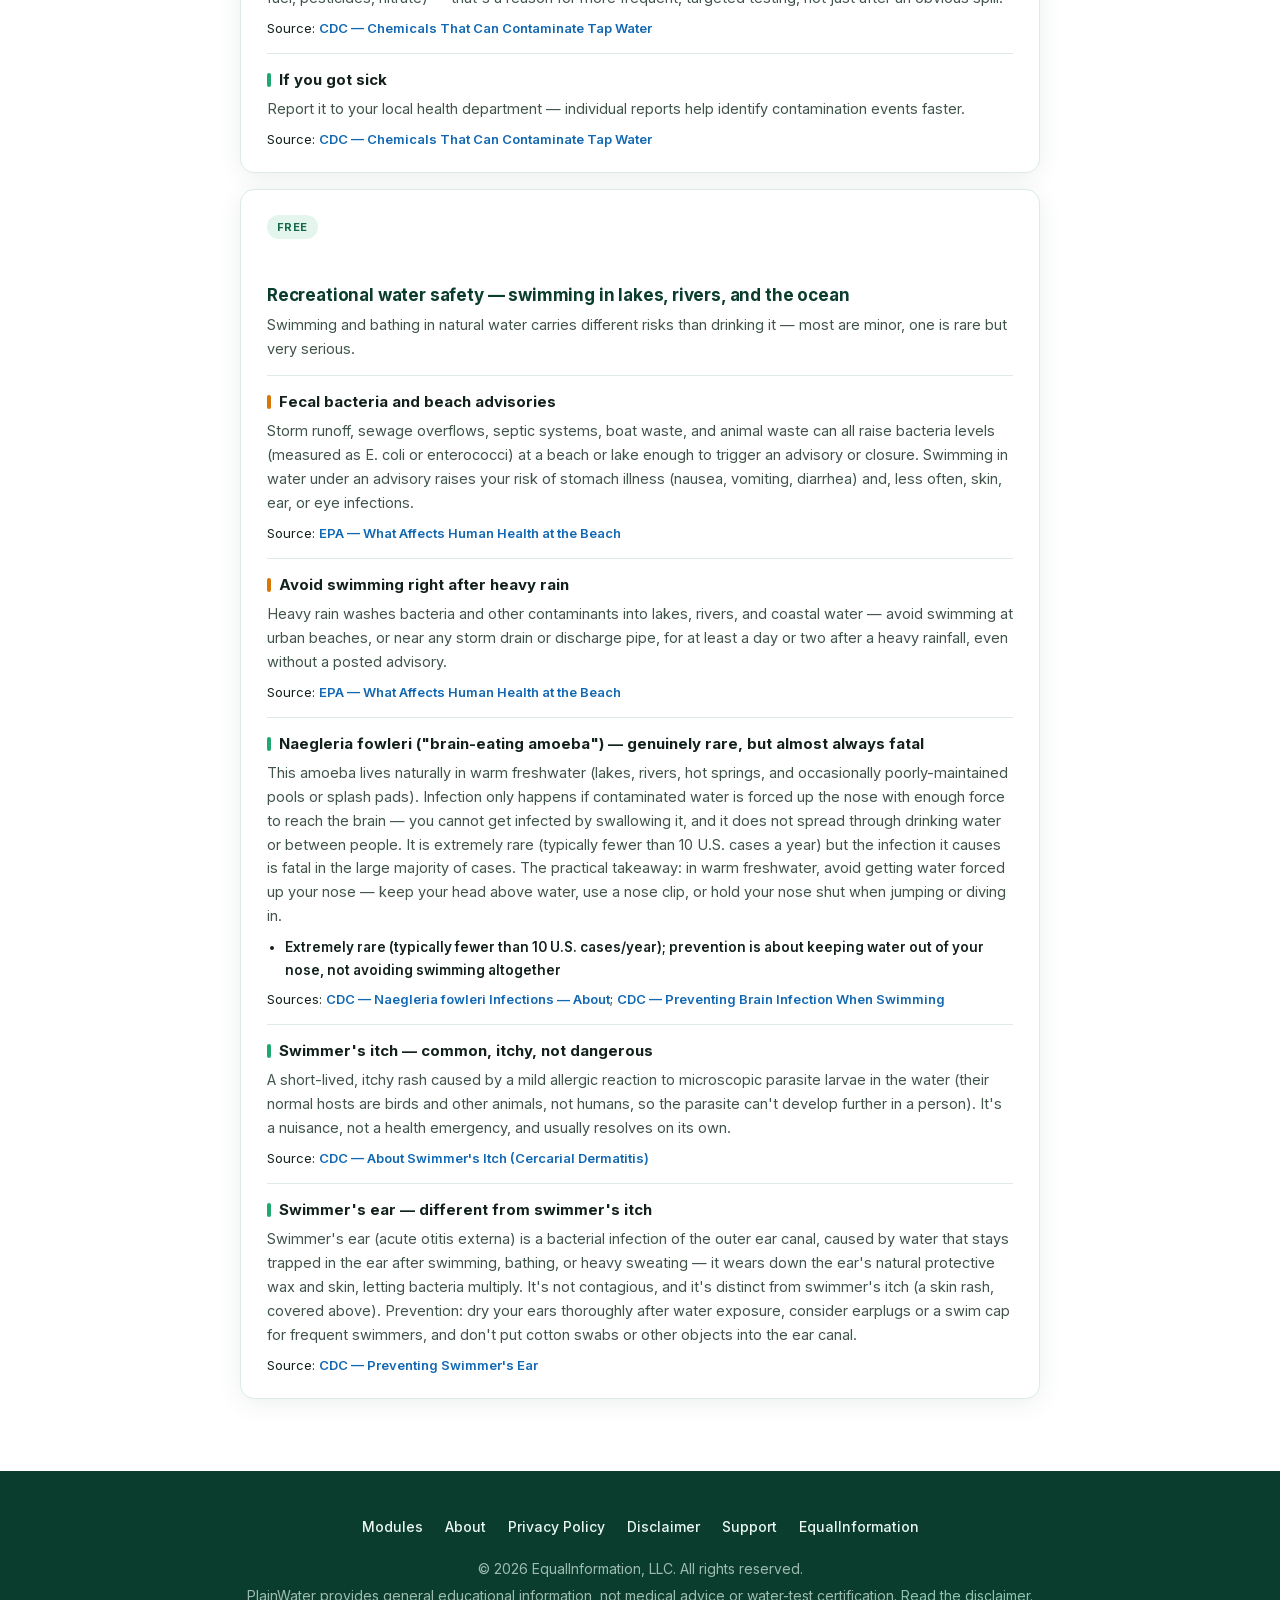
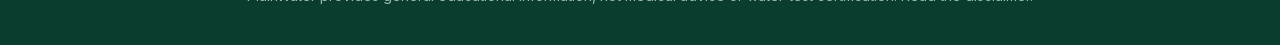
<file: modules/f/index.html>
<!DOCTYPE html>
<html lang="en">
<head>
    <meta charset="UTF-8">
    <meta name="viewport" content="width=device-width, initial-scale=1.0">
    <title>Region &amp; Advisory-Specific Guidance — PlainWater</title>
    <meta name="description" content="PlainWater module F: Local risk, local rules. 13 features, browsable offline reference.">
    <link rel="canonical" href="https://bpupadhyaya.github.io/plainwater-site/modules/f/">
    <link rel="icon" type="image/svg+xml" href="../../assets/img/favicon.svg">
    <meta name="theme-color" content="#0b3d2e">
    <link rel="stylesheet" href="../../assets/fonts/inter.css">
    <link rel="stylesheet" href="../../assets/css/style.css">
    <link rel="stylesheet" href="../../assets/css/modules.css">
</head>
<body>
<nav>
    <div class="nav-inner">
        <a href="../../" class="nav-logo">
            <img src="../../assets/img/favicon.svg" alt="" width="34" height="34">
            PlainWater
        </a>
        <ul class="nav-links">
            <li><a href="../../">Home</a></li>
            <li><a href="../../modules/">Modules</a></li>
            <li><a href="../../about/">About</a></li>
            <li><a href="../../privacy/">Privacy Policy</a></li>
            <li><a href="../../support/">Support</a></li>
        </ul>
        <button class="mobile-menu-btn" onclick="document.querySelector('.nav-links').classList.toggle('show')" aria-label="Menu">&#9776;</button>
    </div>
</nav>

<div class="hero hero-sub">
    <div class="wrap">
        <h1>Module F <span class="accent">&mdash; Region &amp; Advisory-Specific Guidance</span></h1>
        <p class="tagline">Local risk, local rules</p>
        <p class="lede">From boil-water notices to wildfire ash — guidance shaped by where you are and what just happened.</p>
        <div class="stats">
            <div class="stat"><div class="num">13</div><div class="label">Features</div></div>
            <div class="stat"><div class="num">10</div><div class="label">Free</div></div>
            <div class="stat"><div class="num">3</div><div class="label">Premium</div></div>
        </div>
    </div>
</div>
<div class="crumbs" role="navigation" aria-label="Breadcrumb"><div class="wrap"><a href="../../">Home</a><span class="sep">&rsaquo;</span><a href="../">Modules</a><span class="sep">&rsaquo;</span><span class="current">Region &amp; Advisory-Specific Guidance</span></div></div>
<div class="content wrap">
    <div class="module-nav"><a href="../a/">A</a><a href="../b/">B</a><a href="../c/">C</a><a href="../d/">D</a><a href="../e/">E</a><a href="../f/" class="current">F</a><a href="../g/">G</a><a href="../h/">H</a></div>
    <div class="feature-list">
        
        <div class="feature-card">
            <span class="feature-tier free">Free</span>
            <h3>Region-specific water-risk reference</h3>
            <p class="f-summary">Offline database of known regional issues — arsenic, fluoride, lead pipes, cholera zones. Informational only.</p>
            <div class="feature-entries">
                <div class="feature-entry">
                    <h4><span class="urgency-bar info"></span>Contamination sources vary by place, not just by source type</h4>
                    <p>What's likely to be in your water depends heavily on local geology, local infrastructure age, and local land use — naturally occurring arsenic in some groundwater regions, agricultural runoff (nitrate) near farmland, aging lead service lines in older cities, and more. There's no single universal risk profile.</p>
                    
                    <div class="citations">Source: <a href="https://www.cdc.gov/drinking-water/causes/index.html" target="_blank" rel="noopener">CDC — What Causes Tap Water Contamination</a></div>
                </div>
                <div class="feature-entry">
                    <h4><span class="urgency-bar info"></span>Use this as a starting prompt, not a verdict</h4>
                    <p>Knowing your region's common issues tells you what to test for and ask your utility about — it doesn't replace an actual test result for your specific water.</p>
                    
                    <div class="citations">Source: <a href="https://www.cdc.gov/drinking-water/causes/index.html" target="_blank" rel="noopener">CDC — What Causes Tap Water Contamination</a></div>
                </div>
                <div class="feature-entry">
                    <h4><span class="urgency-bar info"></span>A few known regional patterns in the U.S.</h4>
                    <p>The northeastern U.S. has areas of naturally high arsenic in bedrock that can leach into well water during drilling. Nitrate contamination tracks closely with nearby farmland, from fertilizer and other agricultural chemicals reaching groundwater. Lead risk tracks with infrastructure age, not geography — older cities with lead service lines and lead-soldered joints carry the highest risk regardless of region.</p>
                    
                    <div class="citations">Source: <a href="https://www.cdc.gov/drinking-water/causes/index.html" target="_blank" rel="noopener">CDC — What Causes Tap Water Contamination</a></div>
                </div></div>
        </div>
        <div class="feature-card">
            <span class="feature-tier free">Free</span>
            <h3>Boil-water-advisory checklist</h3>
            <p class="f-summary">Day-to-day changes: brushing teeth, ice, pet water, baby formula.</p>
            <div class="feature-entries">
                <div class="feature-entry">
                    <h4><span class="urgency-bar caution"></span>Drinking, cooking, and brushing teeth</h4>
                    <p>Use bottled water, or bring water to a rolling boil for 1 minute (3 minutes above 5,000 feet / about 1,000 meters elevation) before drinking it, cooking with it, or brushing your teeth with it. See the Purification Methods module's boiling guide for why PlainWater uses this more cautious altitude threshold instead of the higher one some other sources cite.</p>
                    
                    <div class="citations">Source: <a href="https://www.cdc.gov/natural-disasters/psa-toolkit/boil-water-advisory.html" target="_blank" rel="noopener">CDC — Boil Water Advisory</a></div>
                </div>
                <div class="feature-entry">
                    <h4><span class="urgency-bar caution"></span>Ice and refrigerator dispensers</h4>
                    <p>Don't use ice or water from a refrigerator or freezer dispenser, or from any appliance connected to your water line, until the advisory is lifted.</p>
                    
                    <div class="citations">Source: <a href="https://www.cdc.gov/natural-disasters/psa-toolkit/boil-water-advisory.html" target="_blank" rel="noopener">CDC — Boil Water Advisory</a></div>
                </div>
                <div class="feature-entry">
                    <h4><span class="urgency-bar caution"></span>Pets</h4>
                    <p>Give pets bottled water, or boiled water that has cooled — the same standard as for people.</p>
                    
                    <div class="citations">Source: <a href="https://www.cdc.gov/natural-disasters/psa-toolkit/boil-water-advisory.html" target="_blank" rel="noopener">CDC — Boil Water Advisory</a></div>
                </div>
                <div class="feature-entry">
                    <h4><span class="urgency-bar caution"></span>Infant formula</h4>
                    <p>If you formula-feed, use ready-to-feed formula if you can get it, to avoid mixing formula with water at all. If you must mix formula with tap water during an advisory, boil the water first and let it cool.</p>
                    
                    <div class="citations">Source: <a href="https://www.cdc.gov/natural-disasters/psa-toolkit/boil-water-advisory.html" target="_blank" rel="noopener">CDC — Boil Water Advisory</a></div>
                </div>
                <div class="feature-entry">
                    <h4><span class="urgency-bar info"></span>Dishes and hand-washing</h4>
                    <p>Disposable plates/cups/utensils are the simplest option during an advisory. For hand-washing, tap water and soap are generally fine — the main risk during a boil-water advisory is swallowing the water, not touching it.</p>
                    
                    <div class="citations">Sources: <a href="https://www.cdc.gov/natural-disasters/psa-toolkit/boil-water-advisory.html" target="_blank" rel="noopener">CDC — Boil Water Advisory</a>; <a href="https://www.cdc.gov/water-emergency/safety/guidelines-for-personal-hygiene-during-an-emergency.html" target="_blank" rel="noopener">CDC — Guidelines for Personal Hygiene During an Emergency</a></div>
                </div></div>
        </div>
        <div class="feature-card">
            <span class="feature-tier free">Free</span>
            <h3>"Is my tap water safe" decision tree</h3>
            <p class="f-summary">Municipal vs. well vs. disaster context, branching to the right purification method.</p>
            <div class="feature-entries">
                <div class="feature-entry">
                    <h4><span class="urgency-bar info"></span>On a public (municipal) supply, normally</h4>
                    <p>Your utility is required to test regularly and publish an annual water quality report. Under a boil-water advisory or after a known contamination event, follow the specific guidance issued for that event instead of routine assumptions.</p>
                    
                    <div class="citations">Source: <a href="https://www.cdc.gov/drinking-water/about/" target="_blank" rel="noopener">CDC — About Drinking Water</a></div>
                </div>
                <div class="feature-entry">
                    <h4><span class="urgency-bar caution"></span>On a private well or rainwater system</h4>
                    <p>No one else is testing it for you. Routine annual testing is on you, and appearance/taste/smell being normal doesn't confirm safety.</p>
                    
                    <div class="citations">Source: <a href="https://www.cdc.gov/drinking-water/about/" target="_blank" rel="noopener">CDC — About Drinking Water</a></div>
                </div>
                <div class="feature-entry">
                    <h4><span class="urgency-bar caution"></span>In a disaster or after an advisory of any kind</h4>
                    <p>Default to treat-or-boil regardless of source, until you have specific confirmation the water is safe again.</p>
                    
                    <div class="citations">Source: <a href="https://www.cdc.gov/natural-disasters/psa-toolkit/boil-water-advisory.html" target="_blank" rel="noopener">CDC — Boil Water Advisory</a></div>
                </div></div>
        </div>
        <div class="feature-card">
            <span class="feature-tier free">Free</span>
            <h3>Lead/old-pipe safety guide</h3>
            <p class="f-summary">Risk signs, tap-flushing guidance, special care for infant formula prep.</p>
            <div class="feature-entries">
                <div class="feature-entry">
                    <h4><span class="urgency-bar caution"></span>Why this feature exists — there's no safe level of lead exposure</h4>
                    <p>No safe blood lead level in children has been identified — even low levels are linked to reduced learning capacity, attention difficulty, and lower academic achievement, and the effects can be permanent. This is why the precautions below (flushing taps, cold water only, knowing your service line) matter even when a lead reading seems low, not just when it's clearly high.</p>
                    
                    <div class="citations">Source: <a href="https://www.cdc.gov/lead-prevention/about/index.html" target="_blank" rel="noopener">CDC — About Childhood Lead Poisoning Prevention</a></div>
                </div>
                <div class="feature-entry">
                    <h4><span class="urgency-bar caution"></span>Why lead matters more for infants</h4>
                    <p>Formula-fed infants can get a large share of their total lead exposure from the water used to mix formula, because of how much they drink relative to their body size.</p>
                    
                    <div class="citations">Source: <a href="https://www.epa.gov/lead/actions-reduce-potential-lead-exposure" target="_blank" rel="noopener">EPA — Actions to Reduce Potential Lead Exposure</a></div>
                </div>
                <div class="feature-entry">
                    <h4><span class="urgency-bar caution"></span>Flush the tap before using water that's been sitting</h4>
                    <p>Water that has sat in pipes for hours picks up more lead. Run the cold tap, take a shower, or do a load of laundry or dishes before drawing water for drinking or cooking — ask your utility how long to run it in your area, since it depends on your service line.</p>
                    
                    <div class="citations">Source: <a href="https://www.epa.gov/lead/actions-reduce-potential-lead-exposure" target="_blank" rel="noopener">EPA — Actions to Reduce Potential Lead Exposure</a></div>
                </div>
                <div class="feature-entry">
                    <h4><span class="urgency-bar caution"></span>Always use cold water for drinking, cooking, and formula</h4>
                    <p>Hot water dissolves lead faster than cold water. Never draw water for drinking, cooking, or infant formula from the hot tap — and note that boiling does not remove lead.</p>
                    
                    <div class="citations">Source: <a href="https://www.epa.gov/lead/why-cant-i-use-hot-water-tap-drinking-cooking-or-making-baby-formula" target="_blank" rel="noopener">EPA — Why can't I use hot water from the tap for drinking, cooking, or making baby formula?</a></div>
                </div>
                <div class="feature-entry">
                    <h4><span class="urgency-bar info"></span>The biggest risk factor is your service line and fixtures</h4>
                    <p>Homes built before the mid-1980s, or connected by a lead service line, carry the highest risk. If you don't know your service line material, your water utility can often tell you.</p>
                    
                    <div class="citations">Source: <a href="https://www.cdc.gov/lead-prevention/prevention/drinking-water.html" target="_blank" rel="noopener">CDC — About Lead in Drinking Water</a></div>
                </div></div>
        </div>
        <div class="feature-card">
            <span class="feature-tier premium">Premium — PlainWater Pro or a pack</span>
            <h3>Municipal water report (CCR) explainer</h3>
            <p class="f-summary">How to read what your utility already publishes.</p>
            <div class="premium-note">This feature's full guidance unlocks with PlainWater Pro or the relevant pack in the app. Summary shown here; full reference content is available on-device.</div>
        </div>
        <div class="feature-card">
            <span class="feature-tier premium">Premium — PlainWater Pro or a pack</span>
            <h3>Harmful algal bloom (cyanotoxin) guidance</h3>
            <p class="f-summary">Visual ID and avoidance.</p>
            <div class="premium-note">This feature's full guidance unlocks with PlainWater Pro or the relevant pack in the app. Summary shown here; full reference content is available on-device.</div>
        </div>
        <div class="feature-card">
            <span class="feature-tier premium">Premium — PlainWater Pro or a pack</span>
            <h3>Saltwater/brackish water guidance</h3>
            <p class="f-summary">Why it's unsafe untreated, and desalination basics.</p>
            <div class="premium-note">This feature's full guidance unlocks with PlainWater Pro or the relevant pack in the app. Summary shown here; full reference content is available on-device.</div>
        </div>
        <div class="feature-card">
            <span class="feature-tier free">Free</span>
            <h3>Wildfire-ash contamination guidance</h3>
            <p class="f-summary">Post-fire water safety.</p>
            <div class="feature-entries">
                <div class="feature-entry">
                    <h4><span class="urgency-bar caution"></span>Why fires can compromise water quality</h4>
                    <p>During and after a wildfire, ash and combustion byproducts settle on streams, lakes, and reservoirs, and fire can damage the treatment and distribution infrastructure itself. Source-water quality issues can persist for years after a large fire.</p>
                    
                    <div class="citations">Source: <a href="https://www.cdc.gov/environmental-health-services/php/water/private-wells-after-a-wildfire.html" target="_blank" rel="noopener">CDC — Private Wells after a Wildfire</a></div>
                </div>
                <div class="feature-entry">
                    <h4><span class="urgency-bar caution"></span>If you're on a private well after a wildfire</h4>
                    <p>Test for bacterial contamination at minimum; if the well components show damage, testing for volatile and semi-volatile organic compounds by a certified lab is recommended.</p>
                    
                    <div class="citations">Source: <a href="https://www.cdc.gov/environmental-health-services/php/water/private-wells-after-a-wildfire.html" target="_blank" rel="noopener">CDC — Private Wells after a Wildfire</a></div>
                </div>
                <div class="feature-entry">
                    <h4><span class="urgency-bar info"></span>On a public supply</h4>
                    <p>Check directly with your drinking water provider before assuming normal service has resumed.</p>
                    
                    <div class="citations">Source: <a href="https://www.cdc.gov/environmental-health-services/php/water/private-wells-after-a-wildfire.html" target="_blank" rel="noopener">CDC — Private Wells after a Wildfire</a></div>
                </div>
                <div class="feature-entry">
                    <h4><span class="urgency-bar info"></span>Handling ash around the home</h4>
                    <p>Avoid washing ash into storm drains, and wash any fruit or vegetables from a garden that ash has fallen on before eating them.</p>
                    
                    <div class="citations">Source: <a href="https://www.epa.gov/wildfires/protect-yourself-ash" target="_blank" rel="noopener">EPA — Protect Yourself from Ash</a></div>
                </div></div>
        </div>
        <div class="feature-card">
            <span class="feature-tier free">Free</span>
            <h3>Flood-specific water safety guidance</h3>
            <p class="f-summary">What changes after floodwater exposure.</p>
            <div class="feature-entries">
                <div class="feature-entry">
                    <h4><span class="urgency-bar caution"></span>Default to bottled water after a flood</h4>
                    <p>It's safest to drink bottled water until you're certain your water is free of contamination. If extensive flooding occurred or you suspect the well may be contaminated, don't drink it.</p>
                    
                    <div class="citations">Source: <a href="https://www.cdc.gov/floods/safety/floodwater-after-a-disaster-or-emergency-safety.html" target="_blank" rel="noopener">CDC — Safety Guidelines: Floodwater</a></div>
                </div>
                <div class="feature-entry">
                    <h4><span class="urgency-bar caution"></span>Shallow and older wells are at highest risk</h4>
                    <p>Dug wells, bored wells, and other wells shallower than about 50 feet are more likely to be contaminated after flooding, even if there's no visible damage.</p>
                    
                    <div class="citations">Source: <a href="https://www.cdc.gov/floods/safety/floodwater-after-a-disaster-or-emergency-safety.html" target="_blank" rel="noopener">CDC — Safety Guidelines: Floodwater</a></div>
                </div>
                <div class="feature-entry">
                    <h4><span class="urgency-bar emergency"></span>Chemical or fuel smell is a hard stop</h4>
                    <p>If your water smells like fuel or chemicals, or you're in an area at risk for a fuel/pesticide release, contact your local health department — boiling or standard disinfection will not make chemically contaminated water safe.</p>
                    
                    <div class="citations">Source: <a href="https://www.cdc.gov/floods/safety/floodwater-after-a-disaster-or-emergency-safety.html" target="_blank" rel="noopener">CDC — Safety Guidelines: Floodwater</a></div>
                </div>
                <div class="feature-entry">
                    <h4><span class="urgency-bar caution"></span>Well disinfection after a flood is a real, involved process</h4>
                    <p>It generally needs professional help from a well/pump contractor or your local health department, not just a home fix.</p>
                    
                    <div class="citations">Source: <a href="https://www.cdc.gov/water-emergency/about/how-to-disinfect-wells-after-an-emergency.html" target="_blank" rel="noopener">CDC — How to Disinfect Wells After an Emergency</a></div>
                </div></div>
        </div>
        <div class="feature-card">
            <span class="feature-tier free">Free</span>
            <h3>Earthquake-specific water storage/safety guidance</h3>
            <p class="f-summary">Storage and sourcing after seismic events.</p>
            <div class="feature-entries">
                <div class="feature-entry">
                    <h4><span class="urgency-bar info"></span>Store before it happens</h4>
                    <p>Keep at least one gallon of water per person per day for several days, stored in the original sealed container, in a cool dark place, unopened until needed — earthquakes can cut off both power and piped water with no warning.</p>
                    
                    <div class="citations">Source: <a href="https://www.ready.gov/water" target="_blank" rel="noopener">Ready.gov (FEMA) — Water</a></div>
                </div>
                <div class="feature-entry">
                    <h4><span class="urgency-bar caution"></span>After a quake, check before you trust the tap</h4>
                    <p>Damaged pipes, cracked mains, and compromised treatment plants are common after a significant earthquake. Treat tap water as suspect until your utility confirms it's safe, and rely on your stored water or another verified safe source in the meantime.</p>
                    
                    <div class="citations">Source: <a href="https://www.ready.gov/earthquakes" target="_blank" rel="noopener">Ready.gov (FEMA) — Earthquakes</a></div>
                </div>
                <div class="feature-entry">
                    <h4><span class="urgency-bar caution"></span>Shut off your main water valve if you suspect damage</h4>
                    <p>Cracked lines can let contamination into your house's water, so it's a good idea to shut off your water at the main valve until authorities confirm it's safe. Learn where your main shut-off valve is and how to use it before an earthquake happens, not after — every household member should know its location.</p>
                    
                    <div class="citations">Source: <a href="https://www.ready.gov/earthquakes" target="_blank" rel="noopener">Ready.gov (FEMA) — Earthquakes</a></div>
                </div>
                <div class="feature-entry">
                    <h4><span class="urgency-bar info"></span>The water already in your pipes and water heater is a source</h4>
                    <p>Shutting off the main valve promptly traps the water already sitting in your house's pipes and water-heater tank, which you can then use as an emergency source rather than losing it to drainage or backflow.</p>
                    
                    <div class="citations">Source: <a href="https://www.ready.gov/earthquakes" target="_blank" rel="noopener">Ready.gov (FEMA) — Earthquakes</a></div>
                </div>
                <div class="feature-entry">
                    <h4><span class="urgency-bar caution"></span>Never turn gas back on yourself</h4>
                    <p>If you shut off gas service for any reason after a quake, leave it off until a qualified professional turns it back on — this isn't a water-safety step directly, but it's part of the same "check utilities before you trust them again" mindset.</p>
                    
                    <div class="citations">Source: <a href="https://www.ready.gov/earthquakes" target="_blank" rel="noopener">Ready.gov (FEMA) — Earthquakes</a></div>
                </div></div>
        </div>
        <div class="feature-card">
            <span class="feature-tier free">Free</span>
            <h3>Hurricane evacuation water checklist</h3>
            <p class="f-summary">Pre- and post-evacuation water steps.</p>
            <div class="feature-entries">
                <div class="feature-entry">
                    <h4><span class="urgency-bar caution"></span>Before you evacuate or shelter in place</h4>
                    <p>Fill clean containers and any bathtubs/sinks you can, in addition to your stored emergency water — one gallon per person per day is the baseline planning figure.</p>
                    
                    <div class="citations">Sources: <a href="https://www.ready.gov/water" target="_blank" rel="noopener">Ready.gov (FEMA) — Water</a>; <a href="https://www.ready.gov/sites/default/files/2020-03/fema_how-to-prepare-for-hurricane.pdf" target="_blank" rel="noopener">FEMA — How to Prepare for a Hurricane</a></div>
                </div>
                <div class="feature-entry">
                    <h4><span class="urgency-bar caution"></span>After the storm passes</h4>
                    <p>Don't assume municipal water is safe just because the storm has passed — hurricanes routinely cause both flooding contamination and infrastructure damage. Wait for an explicit all-clear from your utility, and treat/boil in the meantime if you must use tap water.</p>
                    
                    <div class="citations">Source: <a href="https://www.ready.gov/sites/default/files/2020-03/fema_how-to-prepare-for-hurricane.pdf" target="_blank" rel="noopener">FEMA — How to Prepare for a Hurricane</a></div>
                </div></div>
        </div>
        <div class="feature-card">
            <span class="feature-tier free">Free</span>
            <h3>Chemical/industrial spill response guidance</h3>
            <p class="f-summary">Industrial and agricultural runoff response.</p>
            <div class="feature-entries">
                <div class="feature-entry">
                    <h4><span class="urgency-bar emergency"></span>If you suspect chemical contamination</h4>
                    <p>Don't drink the water. Contact your drinking water utility or local health department right away for guidance specific to the contaminant involved.</p>
                    
                    <div class="citations">Source: <a href="https://www.cdc.gov/drinking-water/causes/chemicals-that-can-contaminate-tap-water.html" target="_blank" rel="noopener">CDC — Chemicals That Can Contaminate Tap Water</a></div>
                </div>
                <div class="feature-entry">
                    <h4><span class="urgency-bar emergency"></span>Boiling will not help here</h4>
                    <p>Unlike biological contamination, boiling does not remove chemical contaminants — in some cases it can concentrate them by evaporating off the water. Rely on bottled water or another verified safe source instead.</p>
                    
                    <div class="citations">Sources: <a href="https://www.cdc.gov/drinking-water/causes/chemicals-that-can-contaminate-tap-water.html" target="_blank" rel="noopener">CDC — Chemicals That Can Contaminate Tap Water</a>; <a href="https://www.cdc.gov/drinking-water/safety/guidelines-for-treating-well-water.html" target="_blank" rel="noopener">CDC — Guidelines for Treating Well Water</a></div>
                </div>
                <div class="feature-entry">
                    <h4><span class="urgency-bar caution"></span>On a well, near known industrial or agricultural activity</h4>
                    <p>Wells near industrial sites or farmland carry an elevated ongoing risk for chemical contamination (solvents, fuel, pesticides, nitrate) — that's a reason for more frequent, targeted testing, not just after an obvious spill.</p>
                    
                    <div class="citations">Source: <a href="https://www.cdc.gov/drinking-water/causes/chemicals-that-can-contaminate-tap-water.html" target="_blank" rel="noopener">CDC — Chemicals That Can Contaminate Tap Water</a></div>
                </div>
                <div class="feature-entry">
                    <h4><span class="urgency-bar info"></span>If you got sick</h4>
                    <p>Report it to your local health department — individual reports help identify contamination events faster.</p>
                    
                    <div class="citations">Source: <a href="https://www.cdc.gov/drinking-water/causes/chemicals-that-can-contaminate-tap-water.html" target="_blank" rel="noopener">CDC — Chemicals That Can Contaminate Tap Water</a></div>
                </div></div>
        </div>
        <div class="feature-card">
            <span class="feature-tier free">Free</span>
            <h3>Recreational water safety — swimming in lakes, rivers, and the ocean</h3>
            <p class="f-summary">Swimming and bathing in natural water carries different risks than drinking it — most are minor, one is rare but very serious.</p>
            <div class="feature-entries">
                <div class="feature-entry">
                    <h4><span class="urgency-bar caution"></span>Fecal bacteria and beach advisories</h4>
                    <p>Storm runoff, sewage overflows, septic systems, boat waste, and animal waste can all raise bacteria levels (measured as E. coli or enterococci) at a beach or lake enough to trigger an advisory or closure. Swimming in water under an advisory raises your risk of stomach illness (nausea, vomiting, diarrhea) and, less often, skin, ear, or eye infections.</p>
                    
                    <div class="citations">Source: <a href="https://www.epa.gov/beaches/learn-human-health-beach" target="_blank" rel="noopener">EPA — What Affects Human Health at the Beach</a></div>
                </div>
                <div class="feature-entry">
                    <h4><span class="urgency-bar caution"></span>Avoid swimming right after heavy rain</h4>
                    <p>Heavy rain washes bacteria and other contaminants into lakes, rivers, and coastal water — avoid swimming at urban beaches, or near any storm drain or discharge pipe, for at least a day or two after a heavy rainfall, even without a posted advisory.</p>
                    
                    <div class="citations">Source: <a href="https://www.epa.gov/beaches/learn-human-health-beach" target="_blank" rel="noopener">EPA — What Affects Human Health at the Beach</a></div>
                </div>
                <div class="feature-entry">
                    <h4><span class="urgency-bar info"></span>Naegleria fowleri ("brain-eating amoeba") — genuinely rare, but almost always fatal</h4>
                    <p>This amoeba lives naturally in warm freshwater (lakes, rivers, hot springs, and occasionally poorly-maintained pools or splash pads). Infection only happens if contaminated water is forced up the nose with enough force to reach the brain — you cannot get infected by swallowing it, and it does not spread through drinking water or between people. It is extremely rare (typically fewer than 10 U.S. cases a year) but the infection it causes is fatal in the large majority of cases. The practical takeaway: in warm freshwater, avoid getting water forced up your nose — keep your head above water, use a nose clip, or hold your nose shut when jumping or diving in.</p>
                    <ul class="key-points"><li>Extremely rare (typically fewer than 10 U.S. cases/year); prevention is about keeping water out of your nose, not avoiding swimming altogether</li></ul>
                    <div class="citations">Sources: <a href="https://www.cdc.gov/naegleria/about/index.html" target="_blank" rel="noopener">CDC — Naegleria fowleri Infections — About</a>; <a href="https://www.cdc.gov/naegleria/prevention/swimming.html" target="_blank" rel="noopener">CDC — Preventing Brain Infection When Swimming</a></div>
                </div>
                <div class="feature-entry">
                    <h4><span class="urgency-bar info"></span>Swimmer's itch — common, itchy, not dangerous</h4>
                    <p>A short-lived, itchy rash caused by a mild allergic reaction to microscopic parasite larvae in the water (their normal hosts are birds and other animals, not humans, so the parasite can't develop further in a person). It's a nuisance, not a health emergency, and usually resolves on its own.</p>
                    
                    <div class="citations">Source: <a href="https://www.cdc.gov/swimmers-itch/about/index.html" target="_blank" rel="noopener">CDC — About Swimmer's Itch (Cercarial Dermatitis)</a></div>
                </div>
                <div class="feature-entry">
                    <h4><span class="urgency-bar info"></span>Swimmer's ear — different from swimmer's itch</h4>
                    <p>Swimmer's ear (acute otitis externa) is a bacterial infection of the outer ear canal, caused by water that stays trapped in the ear after swimming, bathing, or heavy sweating — it wears down the ear's natural protective wax and skin, letting bacteria multiply. It's not contagious, and it's distinct from swimmer's itch (a skin rash, covered above). Prevention: dry your ears thoroughly after water exposure, consider earplugs or a swim cap for frequent swimmers, and don't put cotton swabs or other objects into the ear canal.</p>
                    
                    <div class="citations">Source: <a href="https://www.cdc.gov/healthy-swimming/prevention/preventing-swimmers-ear.html" target="_blank" rel="noopener">CDC — Preventing Swimmer's Ear</a></div>
                </div></div>
        </div>
    </div>
</div>
<footer>
    <div class="footer-inner">
        <ul class="footer-links">
            <li><a href="../../modules/">Modules</a></li>
            <li><a href="../../about/">About</a></li>
            <li><a href="../../privacy/">Privacy Policy</a></li>
            <li><a href="../../disclaimer/">Disclaimer</a></li>
            <li><a href="../../support/">Support</a></li>
            <li><a href="https://equalinformation.com" target="_blank" rel="noopener">EqualInformation</a></li>
        </ul>
        <p class="footer-copy">
            &copy; 2026 EqualInformation, LLC. All rights reserved.<br>
            PlainWater provides general educational information, not medical advice or water-test certification. <a href="../../disclaimer/">Read the disclaimer</a>.
        </p>
    </div>
</footer>
</body>
</html>
</file>
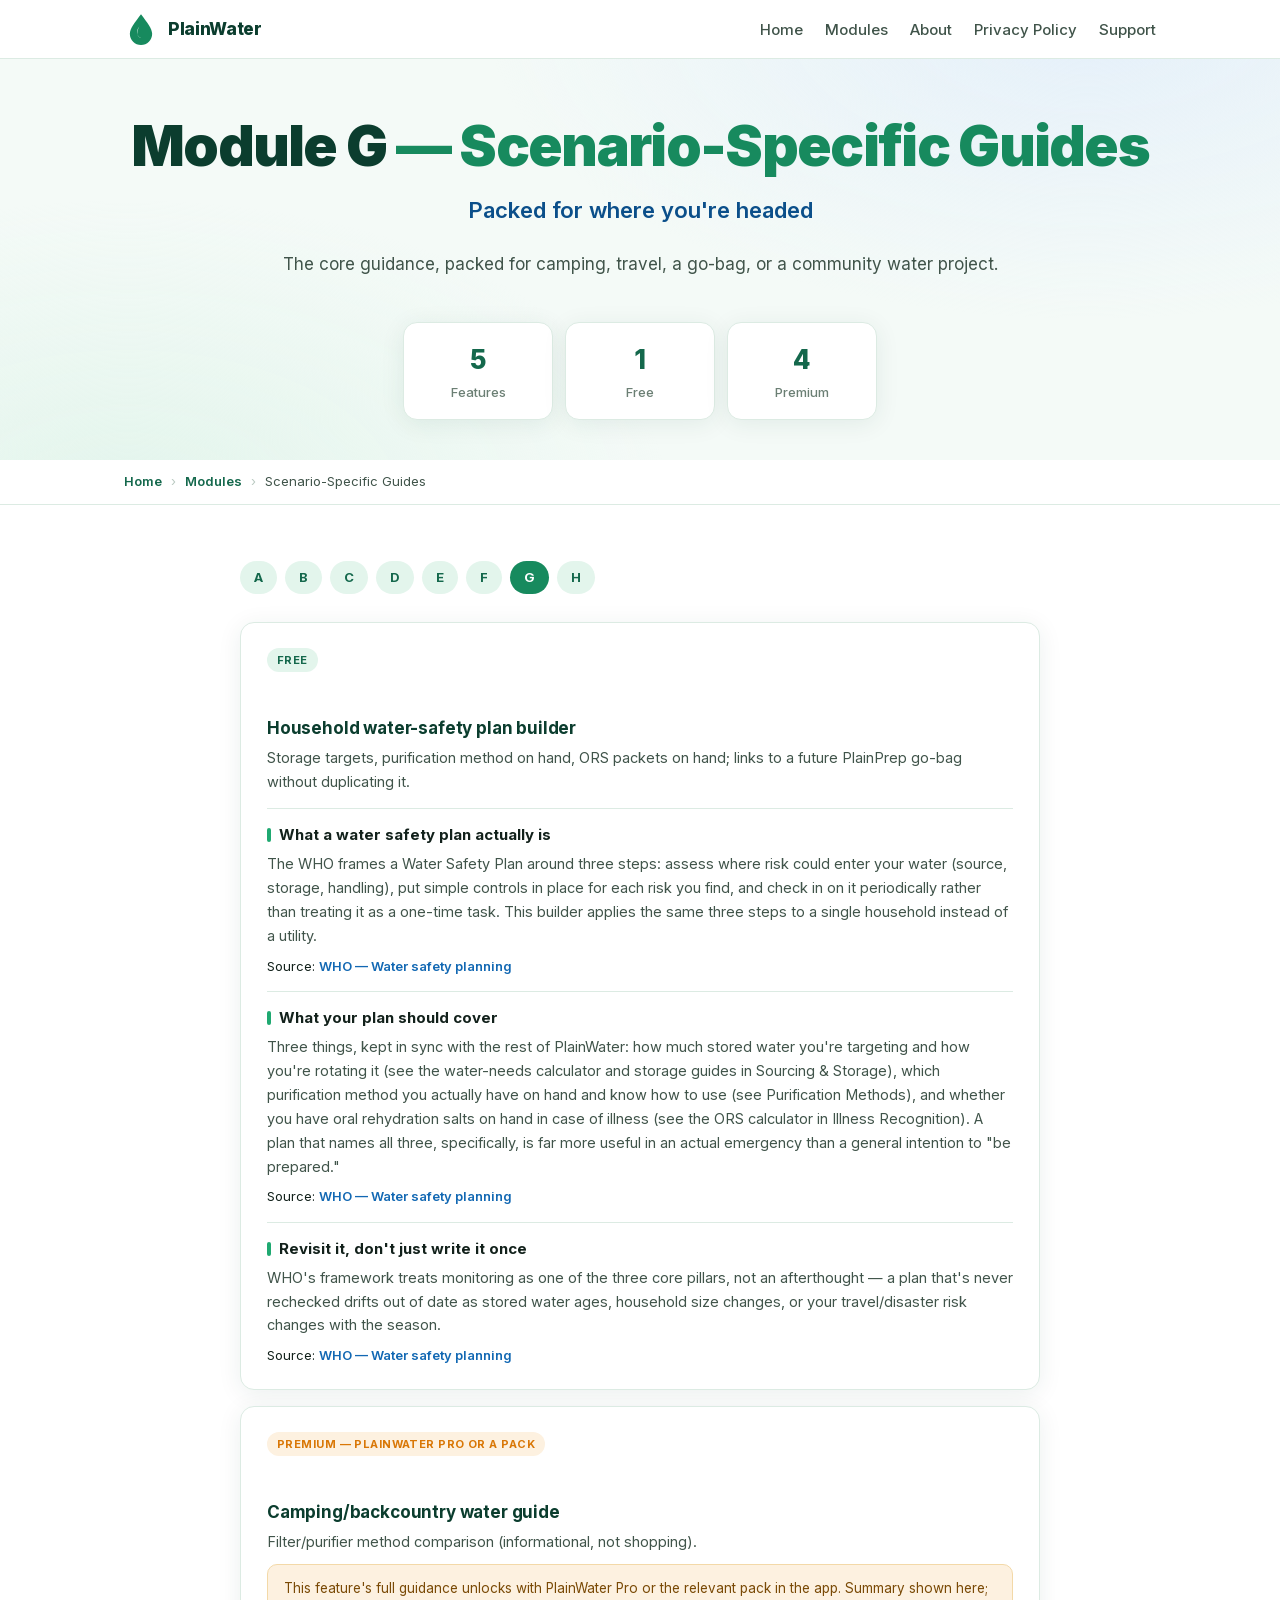
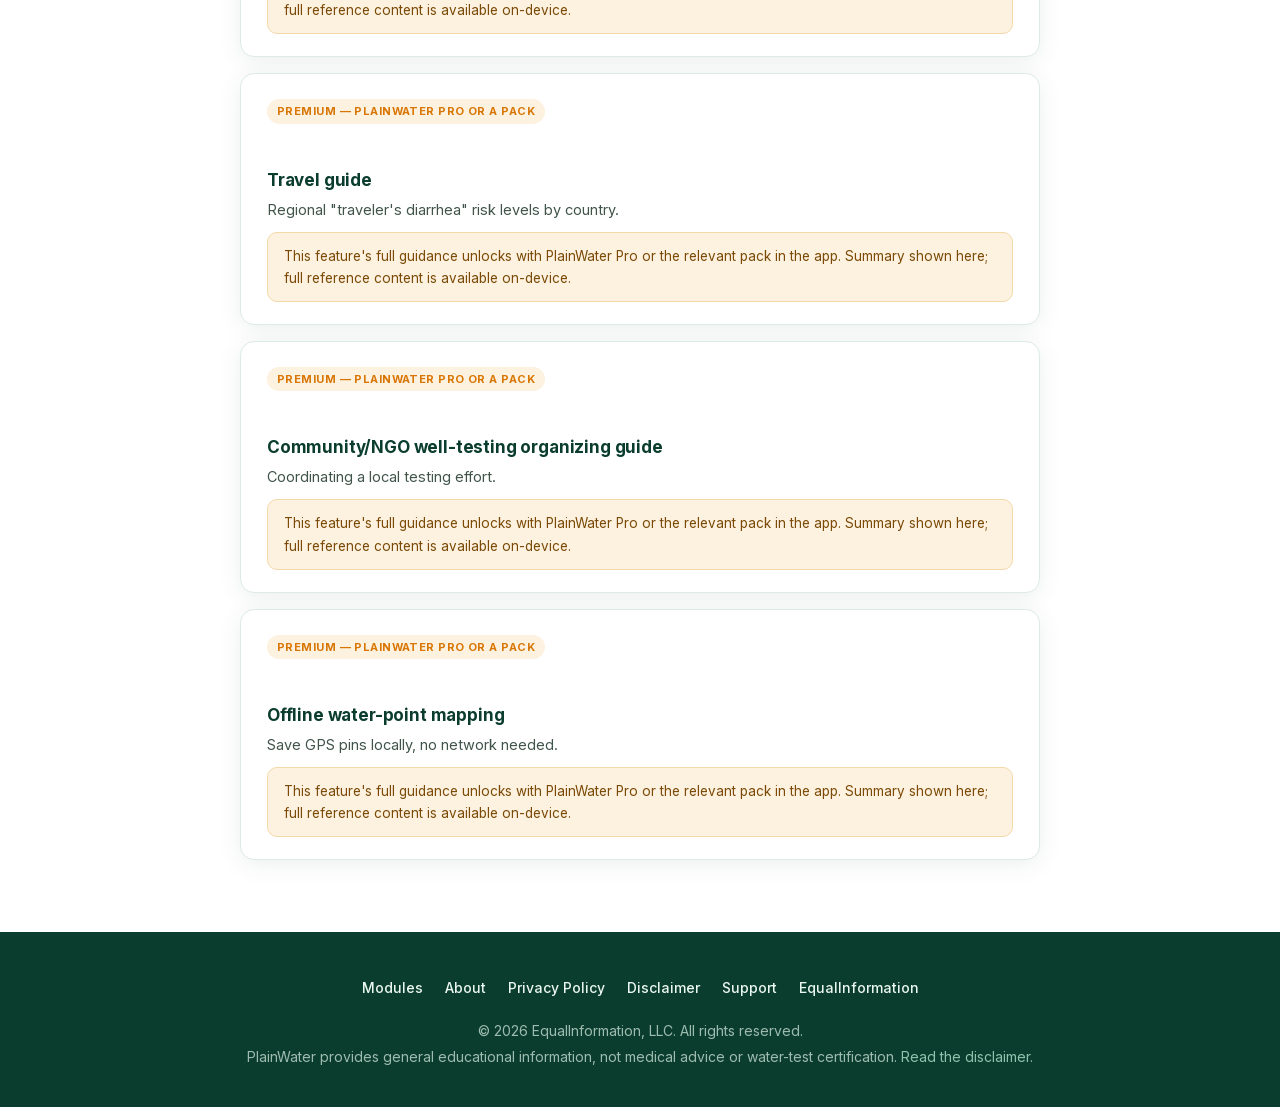
<file: modules/g/index.html>
<!DOCTYPE html>
<html lang="en">
<head>
    <meta charset="UTF-8">
    <meta name="viewport" content="width=device-width, initial-scale=1.0">
    <title>Scenario-Specific Guides — PlainWater</title>
    <meta name="description" content="PlainWater module G: Packed for where you're headed. 5 features, browsable offline reference.">
    <link rel="canonical" href="https://bpupadhyaya.github.io/plainwater-site/modules/g/">
    <link rel="icon" type="image/svg+xml" href="../../assets/img/favicon.svg">
    <meta name="theme-color" content="#0b3d2e">
    <link rel="stylesheet" href="../../assets/fonts/inter.css">
    <link rel="stylesheet" href="../../assets/css/style.css">
    <link rel="stylesheet" href="../../assets/css/modules.css">
</head>
<body>
<nav>
    <div class="nav-inner">
        <a href="../../" class="nav-logo">
            <img src="../../assets/img/favicon.svg" alt="" width="34" height="34">
            PlainWater
        </a>
        <ul class="nav-links">
            <li><a href="../../">Home</a></li>
            <li><a href="../../modules/">Modules</a></li>
            <li><a href="../../about/">About</a></li>
            <li><a href="../../privacy/">Privacy Policy</a></li>
            <li><a href="../../support/">Support</a></li>
        </ul>
        <button class="mobile-menu-btn" onclick="document.querySelector('.nav-links').classList.toggle('show')" aria-label="Menu">&#9776;</button>
    </div>
</nav>

<div class="hero hero-sub">
    <div class="wrap">
        <h1>Module G <span class="accent">&mdash; Scenario-Specific Guides</span></h1>
        <p class="tagline">Packed for where you're headed</p>
        <p class="lede">The core guidance, packed for camping, travel, a go-bag, or a community water project.</p>
        <div class="stats">
            <div class="stat"><div class="num">5</div><div class="label">Features</div></div>
            <div class="stat"><div class="num">1</div><div class="label">Free</div></div>
            <div class="stat"><div class="num">4</div><div class="label">Premium</div></div>
        </div>
    </div>
</div>
<div class="crumbs" role="navigation" aria-label="Breadcrumb"><div class="wrap"><a href="../../">Home</a><span class="sep">&rsaquo;</span><a href="../">Modules</a><span class="sep">&rsaquo;</span><span class="current">Scenario-Specific Guides</span></div></div>
<div class="content wrap">
    <div class="module-nav"><a href="../a/">A</a><a href="../b/">B</a><a href="../c/">C</a><a href="../d/">D</a><a href="../e/">E</a><a href="../f/">F</a><a href="../g/" class="current">G</a><a href="../h/">H</a></div>
    <div class="feature-list">
        
        <div class="feature-card">
            <span class="feature-tier free">Free</span>
            <h3>Household water-safety plan builder</h3>
            <p class="f-summary">Storage targets, purification method on hand, ORS packets on hand; links to a future PlainPrep go-bag without duplicating it.</p>
            <div class="feature-entries">
                <div class="feature-entry">
                    <h4><span class="urgency-bar info"></span>What a water safety plan actually is</h4>
                    <p>The WHO frames a Water Safety Plan around three steps: assess where risk could enter your water (source, storage, handling), put simple controls in place for each risk you find, and check in on it periodically rather than treating it as a one-time task. This builder applies the same three steps to a single household instead of a utility.</p>
                    
                    <div class="citations">Source: <a href="https://www.who.int/teams/environment-climate-change-and-health/water-sanitation-and-health/water-safety-and-quality/water-safety-planning" target="_blank" rel="noopener">WHO — Water safety planning</a></div>
                </div>
                <div class="feature-entry">
                    <h4><span class="urgency-bar info"></span>What your plan should cover</h4>
                    <p>Three things, kept in sync with the rest of PlainWater: how much stored water you're targeting and how you're rotating it (see the water-needs calculator and storage guides in Sourcing &amp; Storage), which purification method you actually have on hand and know how to use (see Purification Methods), and whether you have oral rehydration salts on hand in case of illness (see the ORS calculator in Illness Recognition). A plan that names all three, specifically, is far more useful in an actual emergency than a general intention to "be prepared."</p>
                    
                    <div class="citations">Source: <a href="https://www.who.int/teams/environment-climate-change-and-health/water-sanitation-and-health/water-safety-and-quality/water-safety-planning" target="_blank" rel="noopener">WHO — Water safety planning</a></div>
                </div>
                <div class="feature-entry">
                    <h4><span class="urgency-bar info"></span>Revisit it, don't just write it once</h4>
                    <p>WHO's framework treats monitoring as one of the three core pillars, not an afterthought — a plan that's never rechecked drifts out of date as stored water ages, household size changes, or your travel/disaster risk changes with the season.</p>
                    
                    <div class="citations">Source: <a href="https://www.who.int/teams/environment-climate-change-and-health/water-sanitation-and-health/water-safety-and-quality/water-safety-planning" target="_blank" rel="noopener">WHO — Water safety planning</a></div>
                </div></div>
        </div>
        <div class="feature-card">
            <span class="feature-tier premium">Premium — PlainWater Pro or a pack</span>
            <h3>Camping/backcountry water guide</h3>
            <p class="f-summary">Filter/purifier method comparison (informational, not shopping).</p>
            <div class="premium-note">This feature's full guidance unlocks with PlainWater Pro or the relevant pack in the app. Summary shown here; full reference content is available on-device.</div>
        </div>
        <div class="feature-card">
            <span class="feature-tier premium">Premium — PlainWater Pro or a pack</span>
            <h3>Travel guide</h3>
            <p class="f-summary">Regional "traveler's diarrhea" risk levels by country.</p>
            <div class="premium-note">This feature's full guidance unlocks with PlainWater Pro or the relevant pack in the app. Summary shown here; full reference content is available on-device.</div>
        </div>
        <div class="feature-card">
            <span class="feature-tier premium">Premium — PlainWater Pro or a pack</span>
            <h3>Community/NGO well-testing organizing guide</h3>
            <p class="f-summary">Coordinating a local testing effort.</p>
            <div class="premium-note">This feature's full guidance unlocks with PlainWater Pro or the relevant pack in the app. Summary shown here; full reference content is available on-device.</div>
        </div>
        <div class="feature-card">
            <span class="feature-tier premium">Premium — PlainWater Pro or a pack</span>
            <h3>Offline water-point mapping</h3>
            <p class="f-summary">Save GPS pins locally, no network needed.</p>
            <div class="premium-note">This feature's full guidance unlocks with PlainWater Pro or the relevant pack in the app. Summary shown here; full reference content is available on-device.</div>
        </div>
    </div>
</div>
<footer>
    <div class="footer-inner">
        <ul class="footer-links">
            <li><a href="../../modules/">Modules</a></li>
            <li><a href="../../about/">About</a></li>
            <li><a href="../../privacy/">Privacy Policy</a></li>
            <li><a href="../../disclaimer/">Disclaimer</a></li>
            <li><a href="../../support/">Support</a></li>
            <li><a href="https://equalinformation.com" target="_blank" rel="noopener">EqualInformation</a></li>
        </ul>
        <p class="footer-copy">
            &copy; 2026 EqualInformation, LLC. All rights reserved.<br>
            PlainWater provides general educational information, not medical advice or water-test certification. <a href="../../disclaimer/">Read the disclaimer</a>.
        </p>
    </div>
</footer>
</body>
</html>
</file>
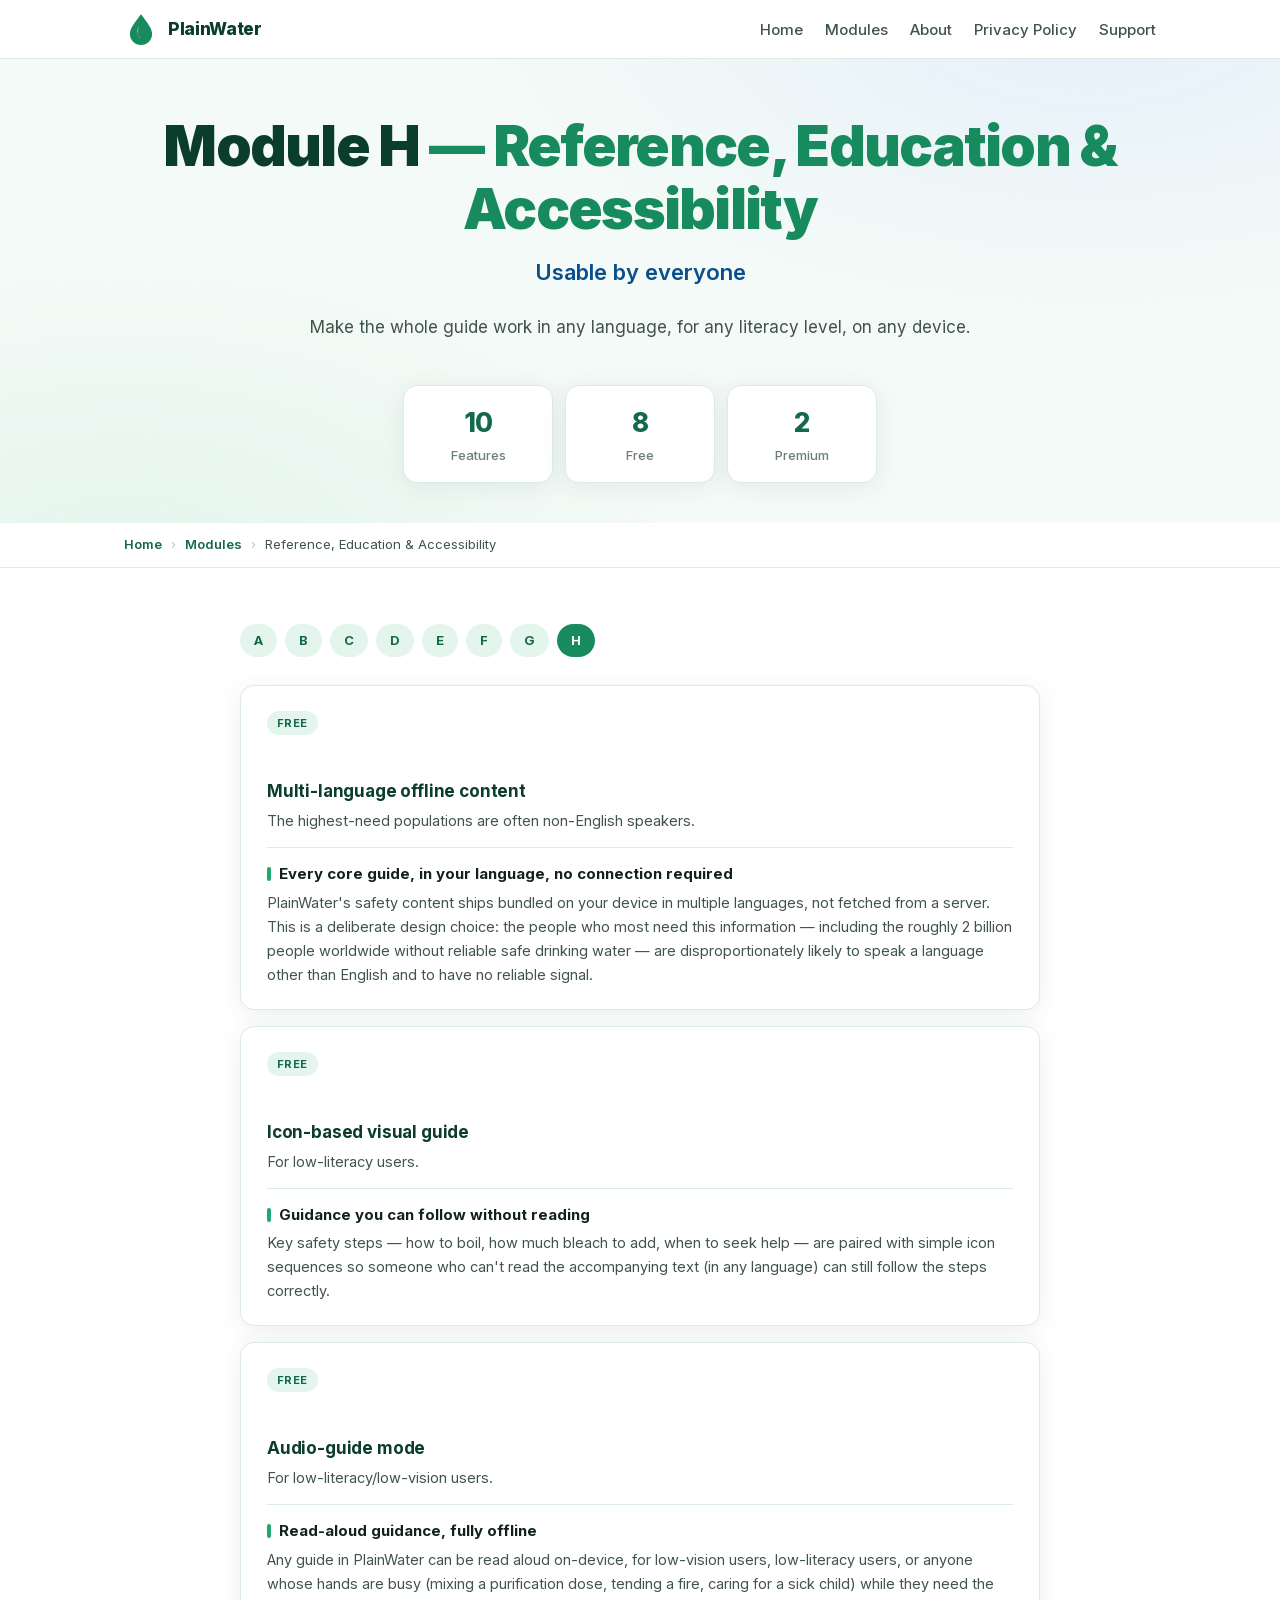
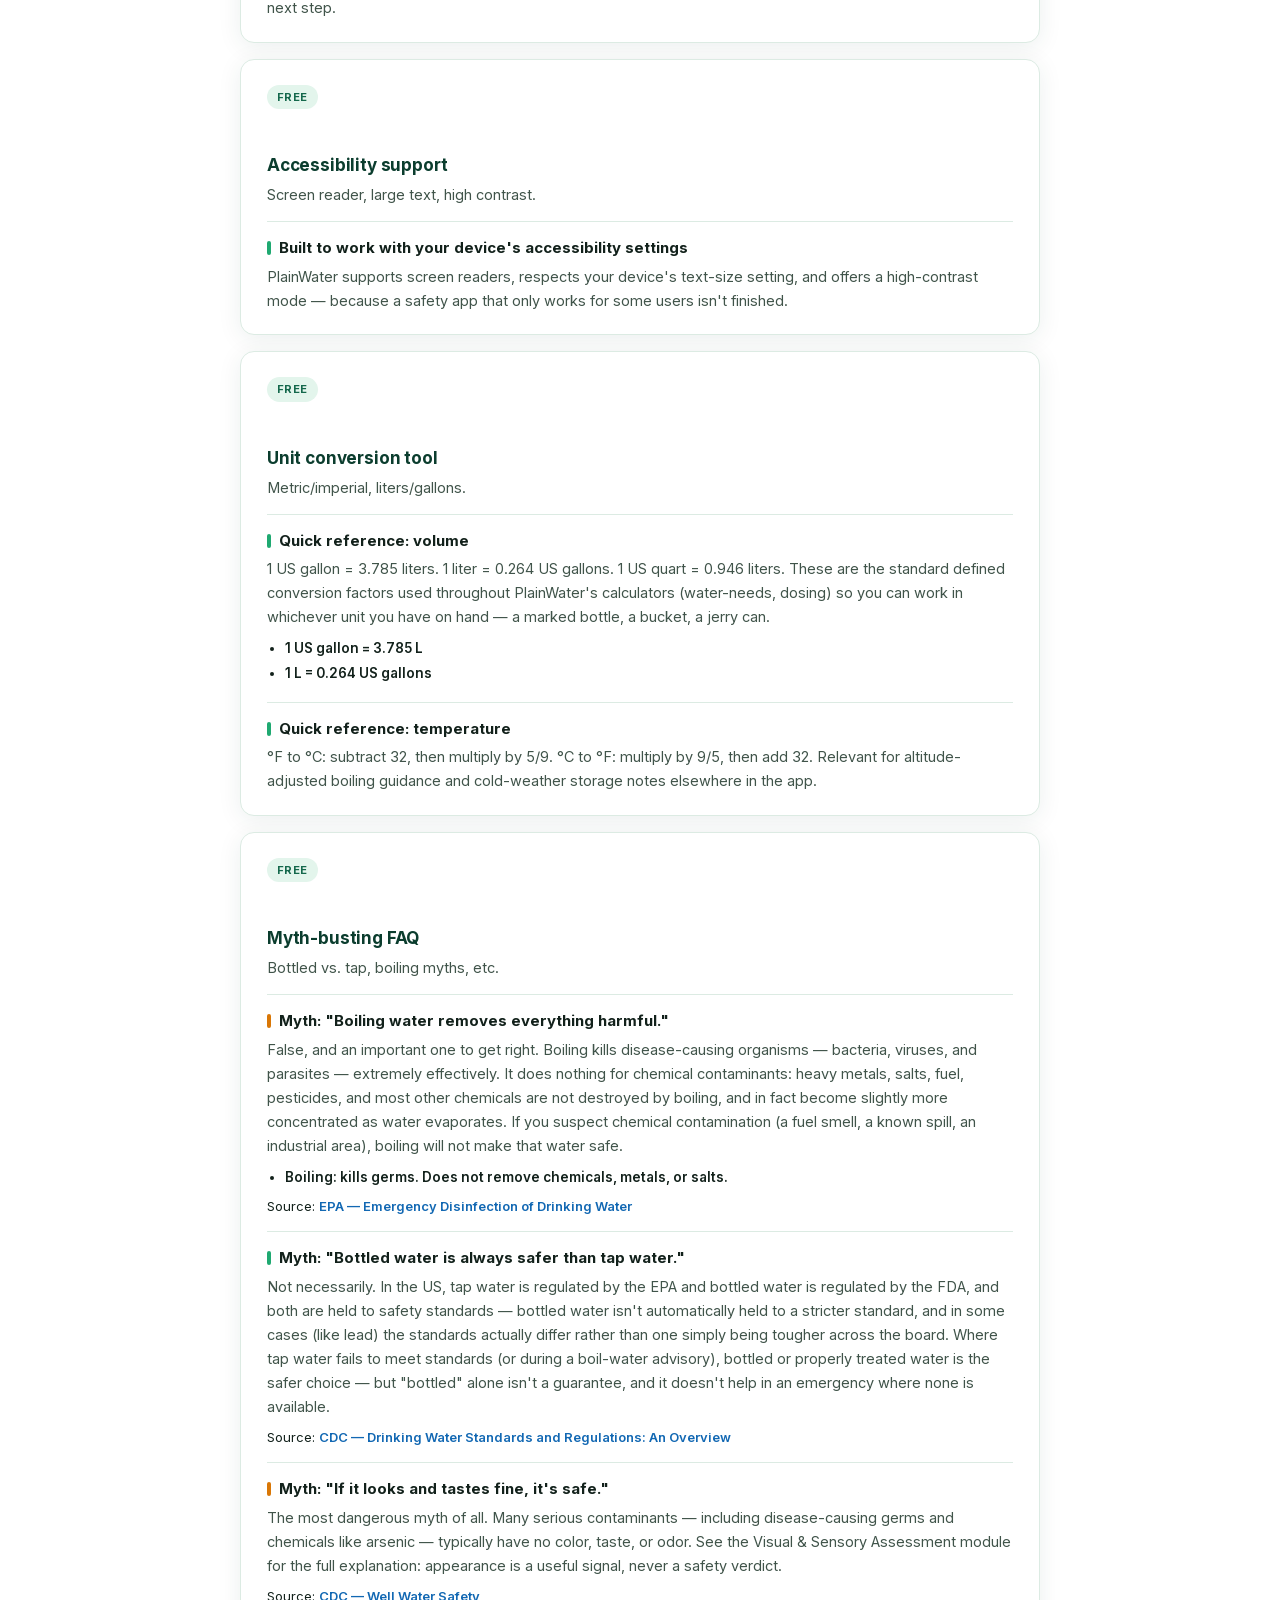
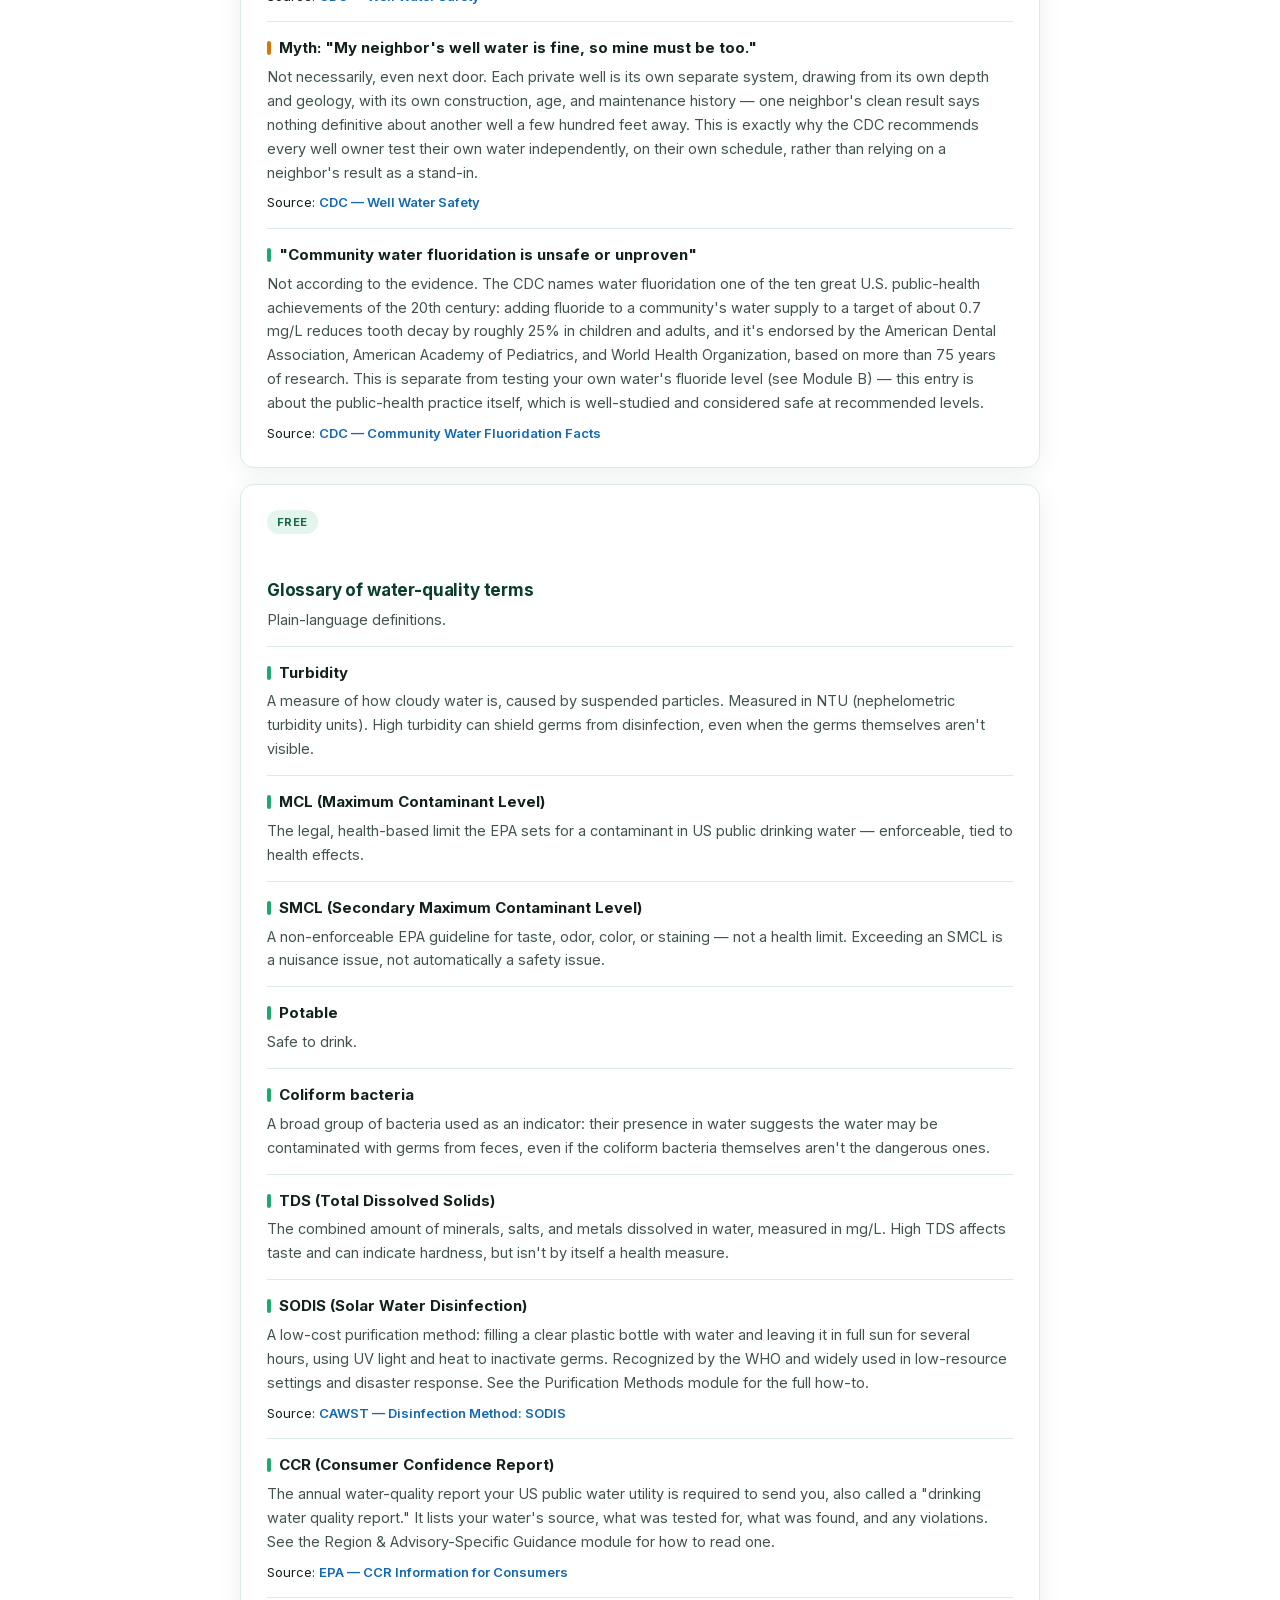
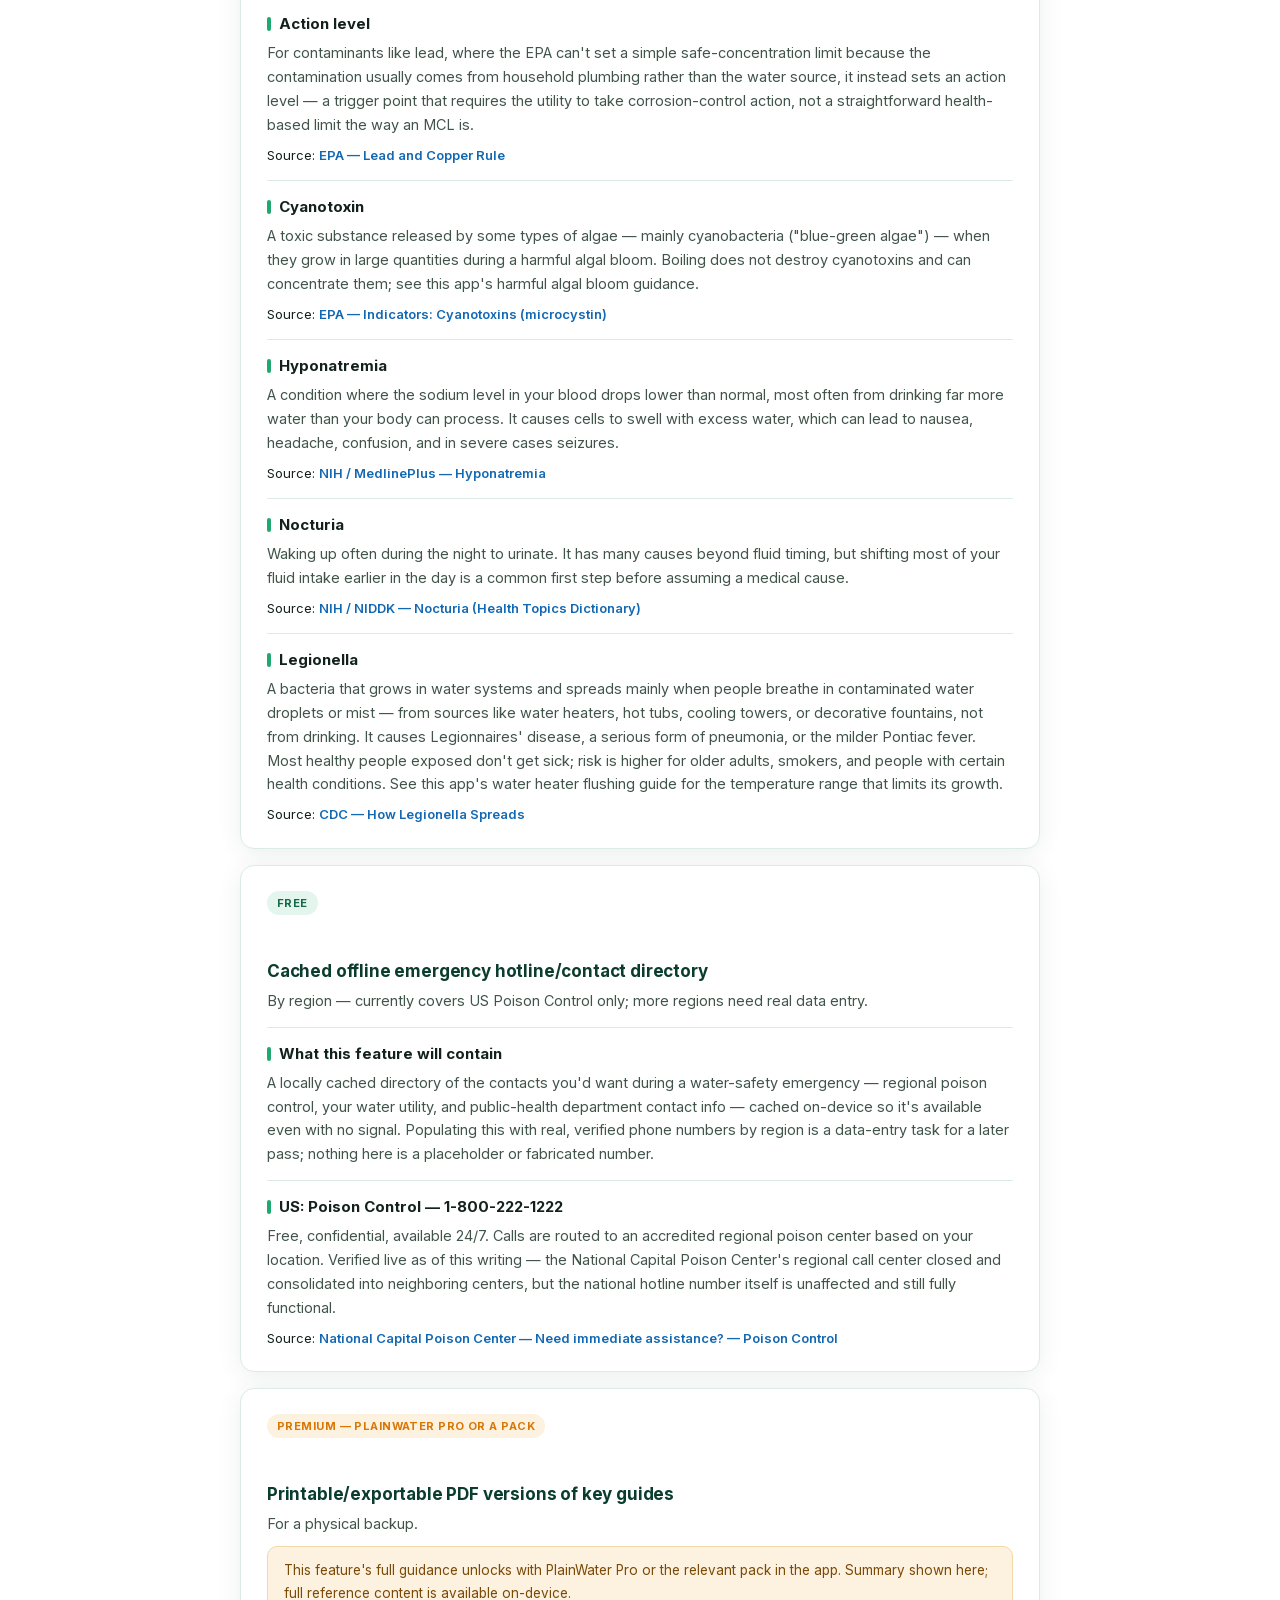
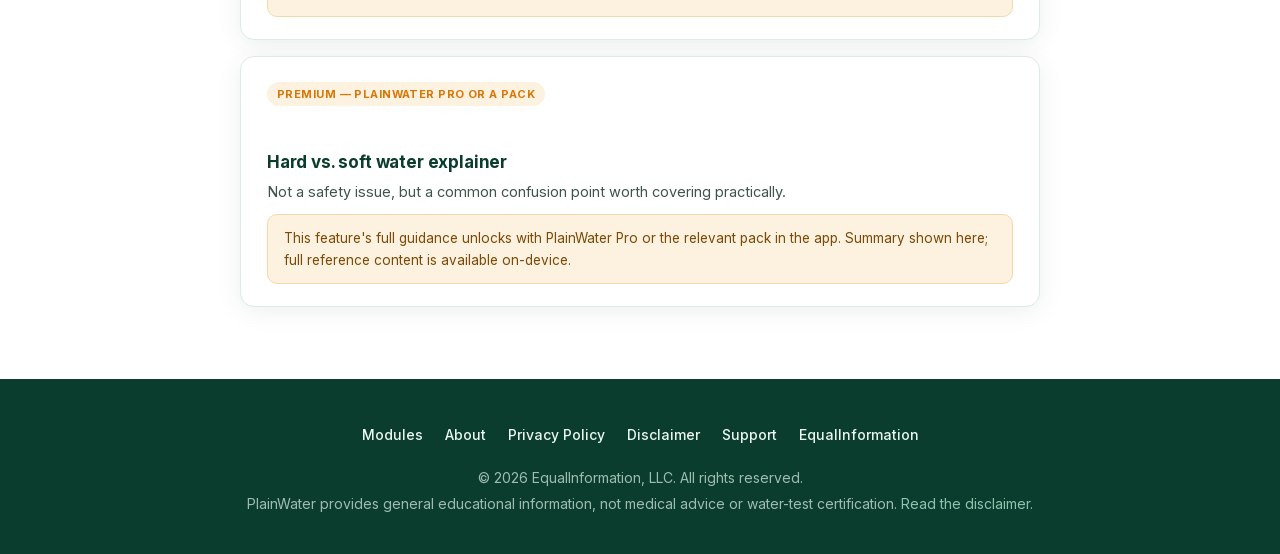
<file: modules/h/index.html>
<!DOCTYPE html>
<html lang="en">
<head>
    <meta charset="UTF-8">
    <meta name="viewport" content="width=device-width, initial-scale=1.0">
    <title>Reference, Education &amp; Accessibility — PlainWater</title>
    <meta name="description" content="PlainWater module H: Usable by everyone. 10 features, browsable offline reference.">
    <link rel="canonical" href="https://bpupadhyaya.github.io/plainwater-site/modules/h/">
    <link rel="icon" type="image/svg+xml" href="../../assets/img/favicon.svg">
    <meta name="theme-color" content="#0b3d2e">
    <link rel="stylesheet" href="../../assets/fonts/inter.css">
    <link rel="stylesheet" href="../../assets/css/style.css">
    <link rel="stylesheet" href="../../assets/css/modules.css">
</head>
<body>
<nav>
    <div class="nav-inner">
        <a href="../../" class="nav-logo">
            <img src="../../assets/img/favicon.svg" alt="" width="34" height="34">
            PlainWater
        </a>
        <ul class="nav-links">
            <li><a href="../../">Home</a></li>
            <li><a href="../../modules/">Modules</a></li>
            <li><a href="../../about/">About</a></li>
            <li><a href="../../privacy/">Privacy Policy</a></li>
            <li><a href="../../support/">Support</a></li>
        </ul>
        <button class="mobile-menu-btn" onclick="document.querySelector('.nav-links').classList.toggle('show')" aria-label="Menu">&#9776;</button>
    </div>
</nav>

<div class="hero hero-sub">
    <div class="wrap">
        <h1>Module H <span class="accent">&mdash; Reference, Education &amp; Accessibility</span></h1>
        <p class="tagline">Usable by everyone</p>
        <p class="lede">Make the whole guide work in any language, for any literacy level, on any device.</p>
        <div class="stats">
            <div class="stat"><div class="num">10</div><div class="label">Features</div></div>
            <div class="stat"><div class="num">8</div><div class="label">Free</div></div>
            <div class="stat"><div class="num">2</div><div class="label">Premium</div></div>
        </div>
    </div>
</div>
<div class="crumbs" role="navigation" aria-label="Breadcrumb"><div class="wrap"><a href="../../">Home</a><span class="sep">&rsaquo;</span><a href="../">Modules</a><span class="sep">&rsaquo;</span><span class="current">Reference, Education &amp; Accessibility</span></div></div>
<div class="content wrap">
    <div class="module-nav"><a href="../a/">A</a><a href="../b/">B</a><a href="../c/">C</a><a href="../d/">D</a><a href="../e/">E</a><a href="../f/">F</a><a href="../g/">G</a><a href="../h/" class="current">H</a></div>
    <div class="feature-list">
        
        <div class="feature-card">
            <span class="feature-tier free">Free</span>
            <h3>Multi-language offline content</h3>
            <p class="f-summary">The highest-need populations are often non-English speakers.</p>
            <div class="feature-entries">
                <div class="feature-entry">
                    <h4><span class="urgency-bar info"></span>Every core guide, in your language, no connection required</h4>
                    <p>PlainWater's safety content ships bundled on your device in multiple languages, not fetched from a server. This is a deliberate design choice: the people who most need this information — including the roughly 2 billion people worldwide without reliable safe drinking water — are disproportionately likely to speak a language other than English and to have no reliable signal.</p>
                    
                    
                </div></div>
        </div>
        <div class="feature-card">
            <span class="feature-tier free">Free</span>
            <h3>Icon-based visual guide</h3>
            <p class="f-summary">For low-literacy users.</p>
            <div class="feature-entries">
                <div class="feature-entry">
                    <h4><span class="urgency-bar info"></span>Guidance you can follow without reading</h4>
                    <p>Key safety steps — how to boil, how much bleach to add, when to seek help — are paired with simple icon sequences so someone who can't read the accompanying text (in any language) can still follow the steps correctly.</p>
                    
                    
                </div></div>
        </div>
        <div class="feature-card">
            <span class="feature-tier free">Free</span>
            <h3>Audio-guide mode</h3>
            <p class="f-summary">For low-literacy/low-vision users.</p>
            <div class="feature-entries">
                <div class="feature-entry">
                    <h4><span class="urgency-bar info"></span>Read-aloud guidance, fully offline</h4>
                    <p>Any guide in PlainWater can be read aloud on-device, for low-vision users, low-literacy users, or anyone whose hands are busy (mixing a purification dose, tending a fire, caring for a sick child) while they need the next step.</p>
                    
                    
                </div></div>
        </div>
        <div class="feature-card">
            <span class="feature-tier free">Free</span>
            <h3>Accessibility support</h3>
            <p class="f-summary">Screen reader, large text, high contrast.</p>
            <div class="feature-entries">
                <div class="feature-entry">
                    <h4><span class="urgency-bar info"></span>Built to work with your device's accessibility settings</h4>
                    <p>PlainWater supports screen readers, respects your device's text-size setting, and offers a high-contrast mode — because a safety app that only works for some users isn't finished.</p>
                    
                    
                </div></div>
        </div>
        <div class="feature-card">
            <span class="feature-tier free">Free</span>
            <h3>Unit conversion tool</h3>
            <p class="f-summary">Metric/imperial, liters/gallons.</p>
            <div class="feature-entries">
                <div class="feature-entry">
                    <h4><span class="urgency-bar info"></span>Quick reference: volume</h4>
                    <p>1 US gallon = 3.785 liters. 1 liter = 0.264 US gallons. 1 US quart = 0.946 liters. These are the standard defined conversion factors used throughout PlainWater's calculators (water-needs, dosing) so you can work in whichever unit you have on hand — a marked bottle, a bucket, a jerry can.</p>
                    <ul class="key-points"><li>1 US gallon = 3.785 L</li><li>1 L = 0.264 US gallons</li></ul>
                    
                </div>
                <div class="feature-entry">
                    <h4><span class="urgency-bar info"></span>Quick reference: temperature</h4>
                    <p>°F to °C: subtract 32, then multiply by 5/9. °C to °F: multiply by 9/5, then add 32. Relevant for altitude-adjusted boiling guidance and cold-weather storage notes elsewhere in the app.</p>
                    
                    
                </div></div>
        </div>
        <div class="feature-card">
            <span class="feature-tier free">Free</span>
            <h3>Myth-busting FAQ</h3>
            <p class="f-summary">Bottled vs. tap, boiling myths, etc.</p>
            <div class="feature-entries">
                <div class="feature-entry">
                    <h4><span class="urgency-bar caution"></span>Myth: "Boiling water removes everything harmful."</h4>
                    <p>False, and an important one to get right. Boiling kills disease-causing organisms — bacteria, viruses, and parasites — extremely effectively. It does nothing for chemical contaminants: heavy metals, salts, fuel, pesticides, and most other chemicals are not destroyed by boiling, and in fact become slightly more concentrated as water evaporates. If you suspect chemical contamination (a fuel smell, a known spill, an industrial area), boiling will not make that water safe.</p>
                    <ul class="key-points"><li>Boiling: kills germs. Does not remove chemicals, metals, or salts.</li></ul>
                    <div class="citations">Source: <a href="https://www.epa.gov/ground-water-and-drinking-water/emergency-disinfection-drinking-water" target="_blank" rel="noopener">EPA — Emergency Disinfection of Drinking Water</a></div>
                </div>
                <div class="feature-entry">
                    <h4><span class="urgency-bar info"></span>Myth: "Bottled water is always safer than tap water."</h4>
                    <p>Not necessarily. In the US, tap water is regulated by the EPA and bottled water is regulated by the FDA, and both are held to safety standards — bottled water isn't automatically held to a stricter standard, and in some cases (like lead) the standards actually differ rather than one simply being tougher across the board. Where tap water fails to meet standards (or during a boil-water advisory), bottled or properly treated water is the safer choice — but "bottled" alone isn't a guarantee, and it doesn't help in an emergency where none is available.</p>
                    
                    <div class="citations">Source: <a href="https://www.cdc.gov/drinking-water/about/drinking-water-standards-and-regulations-an-overview.html" target="_blank" rel="noopener">CDC — Drinking Water Standards and Regulations: An Overview</a></div>
                </div>
                <div class="feature-entry">
                    <h4><span class="urgency-bar caution"></span>Myth: "If it looks and tastes fine, it's safe."</h4>
                    <p>The most dangerous myth of all. Many serious contaminants — including disease-causing germs and chemicals like arsenic — typically have no color, taste, or odor. See the Visual &amp; Sensory Assessment module for the full explanation: appearance is a useful signal, never a safety verdict.</p>
                    
                    <div class="citations">Source: <a href="https://www.cdc.gov/drinking-water/safety/index.html" target="_blank" rel="noopener">CDC — Well Water Safety</a></div>
                </div>
                <div class="feature-entry">
                    <h4><span class="urgency-bar caution"></span>Myth: "My neighbor's well water is fine, so mine must be too."</h4>
                    <p>Not necessarily, even next door. Each private well is its own separate system, drawing from its own depth and geology, with its own construction, age, and maintenance history — one neighbor's clean result says nothing definitive about another well a few hundred feet away. This is exactly why the CDC recommends every well owner test their own water independently, on their own schedule, rather than relying on a neighbor's result as a stand-in.</p>
                    
                    <div class="citations">Source: <a href="https://www.cdc.gov/drinking-water/safety/index.html" target="_blank" rel="noopener">CDC — Well Water Safety</a></div>
                </div>
                <div class="feature-entry">
                    <h4><span class="urgency-bar info"></span>"Community water fluoridation is unsafe or unproven"</h4>
                    <p>Not according to the evidence. The CDC names water fluoridation one of the ten great U.S. public-health achievements of the 20th century: adding fluoride to a community's water supply to a target of about 0.7 mg/L reduces tooth decay by roughly 25% in children and adults, and it's endorsed by the American Dental Association, American Academy of Pediatrics, and World Health Organization, based on more than 75 years of research. This is separate from testing your own water's fluoride level (see Module B) — this entry is about the public-health practice itself, which is well-studied and considered safe at recommended levels.</p>
                    
                    <div class="citations">Source: <a href="https://www.cdc.gov/oral-health/data-research/facts-stats/fast-facts-community-water-fluoridation.html" target="_blank" rel="noopener">CDC — Community Water Fluoridation Facts</a></div>
                </div></div>
        </div>
        <div class="feature-card">
            <span class="feature-tier free">Free</span>
            <h3>Glossary of water-quality terms</h3>
            <p class="f-summary">Plain-language definitions.</p>
            <div class="feature-entries">
                <div class="feature-entry">
                    <h4><span class="urgency-bar info"></span>Turbidity</h4>
                    <p>A measure of how cloudy water is, caused by suspended particles. Measured in NTU (nephelometric turbidity units). High turbidity can shield germs from disinfection, even when the germs themselves aren't visible.</p>
                    
                    
                </div>
                <div class="feature-entry">
                    <h4><span class="urgency-bar info"></span>MCL (Maximum Contaminant Level)</h4>
                    <p>The legal, health-based limit the EPA sets for a contaminant in US public drinking water — enforceable, tied to health effects.</p>
                    
                    
                </div>
                <div class="feature-entry">
                    <h4><span class="urgency-bar info"></span>SMCL (Secondary Maximum Contaminant Level)</h4>
                    <p>A non-enforceable EPA guideline for taste, odor, color, or staining — not a health limit. Exceeding an SMCL is a nuisance issue, not automatically a safety issue.</p>
                    
                    
                </div>
                <div class="feature-entry">
                    <h4><span class="urgency-bar info"></span>Potable</h4>
                    <p>Safe to drink.</p>
                    
                    
                </div>
                <div class="feature-entry">
                    <h4><span class="urgency-bar info"></span>Coliform bacteria</h4>
                    <p>A broad group of bacteria used as an indicator: their presence in water suggests the water may be contaminated with germs from feces, even if the coliform bacteria themselves aren't the dangerous ones.</p>
                    
                    
                </div>
                <div class="feature-entry">
                    <h4><span class="urgency-bar info"></span>TDS (Total Dissolved Solids)</h4>
                    <p>The combined amount of minerals, salts, and metals dissolved in water, measured in mg/L. High TDS affects taste and can indicate hardness, but isn't by itself a health measure.</p>
                    
                    
                </div>
                <div class="feature-entry">
                    <h4><span class="urgency-bar info"></span>SODIS (Solar Water Disinfection)</h4>
                    <p>A low-cost purification method: filling a clear plastic bottle with water and leaving it in full sun for several hours, using UV light and heat to inactivate germs. Recognized by the WHO and widely used in low-resource settings and disaster response. See the Purification Methods module for the full how-to.</p>
                    
                    <div class="citations">Source: <a href="https://washresources.cawst.org/en/resources/cf439d3c/disinfection-method-sodis" target="_blank" rel="noopener">CAWST — Disinfection Method: SODIS</a></div>
                </div>
                <div class="feature-entry">
                    <h4><span class="urgency-bar info"></span>CCR (Consumer Confidence Report)</h4>
                    <p>The annual water-quality report your US public water utility is required to send you, also called a "drinking water quality report." It lists your water's source, what was tested for, what was found, and any violations. See the Region &amp; Advisory-Specific Guidance module for how to read one.</p>
                    
                    <div class="citations">Source: <a href="https://www.epa.gov/ccr/ccr-information-consumers" target="_blank" rel="noopener">EPA — CCR Information for Consumers</a></div>
                </div>
                <div class="feature-entry">
                    <h4><span class="urgency-bar info"></span>Action level</h4>
                    <p>For contaminants like lead, where the EPA can't set a simple safe-concentration limit because the contamination usually comes from household plumbing rather than the water source, it instead sets an action level — a trigger point that requires the utility to take corrosion-control action, not a straightforward health-based limit the way an MCL is.</p>
                    
                    <div class="citations">Source: <a href="https://www.epa.gov/dwreginfo/lead-and-copper-rule" target="_blank" rel="noopener">EPA — Lead and Copper Rule</a></div>
                </div>
                <div class="feature-entry">
                    <h4><span class="urgency-bar info"></span>Cyanotoxin</h4>
                    <p>A toxic substance released by some types of algae — mainly cyanobacteria ("blue-green algae") — when they grow in large quantities during a harmful algal bloom. Boiling does not destroy cyanotoxins and can concentrate them; see this app's harmful algal bloom guidance.</p>
                    
                    <div class="citations">Source: <a href="https://www.epa.gov/national-aquatic-resource-surveys/indicators-cyanotoxins-microcystin" target="_blank" rel="noopener">EPA — Indicators: Cyanotoxins (microcystin)</a></div>
                </div>
                <div class="feature-entry">
                    <h4><span class="urgency-bar info"></span>Hyponatremia</h4>
                    <p>A condition where the sodium level in your blood drops lower than normal, most often from drinking far more water than your body can process. It causes cells to swell with excess water, which can lead to nausea, headache, confusion, and in severe cases seizures.</p>
                    
                    <div class="citations">Source: <a href="https://medlineplus.gov/ency/article/000394.htm" target="_blank" rel="noopener">NIH / MedlinePlus — Hyponatremia</a></div>
                </div>
                <div class="feature-entry">
                    <h4><span class="urgency-bar info"></span>Nocturia</h4>
                    <p>Waking up often during the night to urinate. It has many causes beyond fluid timing, but shifting most of your fluid intake earlier in the day is a common first step before assuming a medical cause.</p>
                    
                    <div class="citations">Source: <a href="https://www.niddk.nih.gov/Dictionary/N/nocturia" target="_blank" rel="noopener">NIH / NIDDK — Nocturia (Health Topics Dictionary)</a></div>
                </div>
                <div class="feature-entry">
                    <h4><span class="urgency-bar info"></span>Legionella</h4>
                    <p>A bacteria that grows in water systems and spreads mainly when people breathe in contaminated water droplets or mist — from sources like water heaters, hot tubs, cooling towers, or decorative fountains, not from drinking. It causes Legionnaires' disease, a serious form of pneumonia, or the milder Pontiac fever. Most healthy people exposed don't get sick; risk is higher for older adults, smokers, and people with certain health conditions. See this app's water heater flushing guide for the temperature range that limits its growth.</p>
                    
                    <div class="citations">Source: <a href="https://www.cdc.gov/legionella/causes/index.html" target="_blank" rel="noopener">CDC — How Legionella Spreads</a></div>
                </div></div>
        </div>
        <div class="feature-card">
            <span class="feature-tier free">Free</span>
            <h3>Cached offline emergency hotline/contact directory</h3>
            <p class="f-summary">By region — currently covers US Poison Control only; more regions need real data entry.</p>
            <div class="feature-entries">
                <div class="feature-entry">
                    <h4><span class="urgency-bar info"></span>What this feature will contain</h4>
                    <p>A locally cached directory of the contacts you'd want during a water-safety emergency — regional poison control, your water utility, and public-health department contact info — cached on-device so it's available even with no signal. Populating this with real, verified phone numbers by region is a data-entry task for a later pass; nothing here is a placeholder or fabricated number.</p>
                    
                    
                </div>
                <div class="feature-entry">
                    <h4><span class="urgency-bar info"></span>US: Poison Control — 1-800-222-1222</h4>
                    <p>Free, confidential, available 24/7. Calls are routed to an accredited regional poison center based on your location. Verified live as of this writing — the National Capital Poison Center's regional call center closed and consolidated into neighboring centers, but the national hotline number itself is unaffected and still fully functional.</p>
                    
                    <div class="citations">Source: <a href="https://www.poison.org/need-immediate-assistance" target="_blank" rel="noopener">National Capital Poison Center — Need immediate assistance? — Poison Control</a></div>
                </div></div>
        </div>
        <div class="feature-card">
            <span class="feature-tier premium">Premium — PlainWater Pro or a pack</span>
            <h3>Printable/exportable PDF versions of key guides</h3>
            <p class="f-summary">For a physical backup.</p>
            <div class="premium-note">This feature's full guidance unlocks with PlainWater Pro or the relevant pack in the app. Summary shown here; full reference content is available on-device.</div>
        </div>
        <div class="feature-card">
            <span class="feature-tier premium">Premium — PlainWater Pro or a pack</span>
            <h3>Hard vs. soft water explainer</h3>
            <p class="f-summary">Not a safety issue, but a common confusion point worth covering practically.</p>
            <div class="premium-note">This feature's full guidance unlocks with PlainWater Pro or the relevant pack in the app. Summary shown here; full reference content is available on-device.</div>
        </div>
    </div>
</div>
<footer>
    <div class="footer-inner">
        <ul class="footer-links">
            <li><a href="../../modules/">Modules</a></li>
            <li><a href="../../about/">About</a></li>
            <li><a href="../../privacy/">Privacy Policy</a></li>
            <li><a href="../../disclaimer/">Disclaimer</a></li>
            <li><a href="../../support/">Support</a></li>
            <li><a href="https://equalinformation.com" target="_blank" rel="noopener">EqualInformation</a></li>
        </ul>
        <p class="footer-copy">
            &copy; 2026 EqualInformation, LLC. All rights reserved.<br>
            PlainWater provides general educational information, not medical advice or water-test certification. <a href="../../disclaimer/">Read the disclaimer</a>.
        </p>
    </div>
</footer>
</body>
</html>
</file>
<file: assets/fonts/inter.css>
/* Inter variable font (latin subset) — self-hosted, no third-party requests.
   Single variable file covers all weights 100–900. */
@font-face {
    font-family: 'Inter';
    font-style: normal;
    font-weight: 100 900;
    font-display: swap;
    src: url(inter-latin-var.woff2) format('woff2');
    unicode-range: U+0000-00FF, U+0131, U+0152-0153, U+02BB-02BC, U+02C6, U+02DA, U+02DC, U+0304, U+0308, U+0329, U+2000-206F, U+20AC, U+2122, U+2191, U+2193, U+2212, U+2215, U+FEFF, U+FFFD;
}
</file>
<file: assets/css/style.css>
/* Nutrisize Health — brand stylesheet
   Palette: clinical blue (trust/health) + traffic-light greens (go/healthy) */

:root {
    --green-900: #0b3d2e;
    --green-700: #14684c;
    --green-600: #178a5e;
    --green-500: #1fa971;
    --green-100: #e3f5ec;
    --blue-700: #0b4f8a;
    --blue-600: #1268b3;
    --blue-100: #e5f0fa;
    --amber-500: #d97706;
    --red-500: #dc2626;
    --ink: #12211b;
    --ink-soft: #40544a;
    --ink-faint: #6b7f74;
    --paper: #ffffff;
    --paper-tint: #f4faf7;
    --line: #dcebe3;
    --radius: 14px;
    --shadow: 0 4px 24px rgba(11, 61, 46, 0.08);
    --maxw: 1080px;
}

* { margin: 0; padding: 0; box-sizing: border-box; }

html { scroll-behavior: smooth; }

body {
    font-family: 'Inter', -apple-system, BlinkMacSystemFont, 'Segoe UI', Roboto, sans-serif;
    color: var(--ink);
    background: var(--paper);
    line-height: 1.65;
    -webkit-font-smoothing: antialiased;
}

img { max-width: 100%; }

a { color: var(--blue-600); text-decoration: none; }
a:hover { text-decoration: underline; }

.wrap { max-width: var(--maxw); margin: 0 auto; padding: 0 24px; }

/* ---------- Navigation ---------- */
nav {
    position: sticky; top: 0; z-index: 50;
    background: rgba(255, 255, 255, 0.92);
    backdrop-filter: blur(10px);
    border-bottom: 1px solid var(--line);
}
.nav-inner {
    max-width: var(--maxw); margin: 0 auto; padding: 12px 24px;
    display: flex; align-items: center; gap: 28px;
}
.nav-logo {
    display: flex; align-items: center; gap: 10px;
    font-weight: 800; font-size: 17px; color: var(--green-900);
    letter-spacing: -0.02em;
}
.nav-logo:hover { text-decoration: none; }
.nav-logo img { width: 34px; height: 34px; border-radius: 8px; }
.nav-links {
    display: flex; gap: 22px; list-style: none; margin-left: auto; align-items: center;
}
.nav-links a { color: var(--ink-soft); font-size: 15px; font-weight: 500; }
.nav-links a:hover { color: var(--green-700); text-decoration: none; }
.nav-cta {
    background: var(--green-600); color: #fff !important;
    padding: 8px 16px; border-radius: 999px; font-weight: 600;
}
.nav-cta:hover { background: var(--green-700); }
.mobile-menu-btn {
    display: none; margin-left: auto; background: none; border: none;
    font-size: 24px; color: var(--green-900); cursor: pointer;
}

/* ---------- Hero ---------- */
.hero {
    background:
        radial-gradient(1000px 500px at 85% -10%, var(--blue-100) 0%, transparent 60%),
        radial-gradient(900px 500px at 10% 110%, var(--green-100) 0%, transparent 60%),
        var(--paper-tint);
    padding: 88px 0 72px;
    text-align: center;
}
.hero-sub { padding: 56px 0 40px; }

/* Breadcrumb trail — climb back to any ancestor without the browser back button. */
.crumbs { background: #fff; border-bottom: 1px solid var(--line); }
.crumbs .wrap { padding: 11px 24px; font-size: 13px; color: var(--ink-faint);
  display: flex; flex-wrap: wrap; align-items: center; gap: 2px 0; }
.crumbs a { color: var(--green-700); font-weight: 600; text-decoration: none; }
.crumbs a:hover { text-decoration: underline; }
.crumbs .sep { margin: 0 9px; color: #b9c9c0; }
.crumbs .current { color: var(--ink-soft); }
.hero h1 {
    font-size: clamp(34px, 5.5vw, 56px);
    font-weight: 900; letter-spacing: -0.03em; line-height: 1.12;
    color: var(--green-900);
}
.hero h1 .accent { color: var(--green-600); }
.hero .tagline {
    margin-top: 14px; font-size: clamp(17px, 2.4vw, 22px);
    font-weight: 600; color: var(--blue-700);
}
.hero .lede {
    margin: 22px auto 0; max-width: 760px;
    font-size: 17px; color: var(--ink-soft);
}

/* Store badges (official Apple/Google artwork; Play PNG has built-in padding,
   so it renders taller to visually match the App Store badge) */
.store-buttons {
    margin-top: 34px; display: flex; gap: 6px; justify-content: center;
    align-items: center; flex-wrap: wrap;
}
.store-buttons a:hover { opacity: 0.85; }
.badge-ios { height: 54px; width: auto; display: block; }
.badge-play { height: 80px; width: auto; display: block; }

/* Stats band */
.stats {
    display: flex; justify-content: center; gap: 12px; flex-wrap: wrap;
    margin-top: 44px;
}
.stat {
    background: #fff; border: 1px solid var(--line); border-radius: var(--radius);
    box-shadow: var(--shadow); padding: 16px 22px; min-width: 150px;
}
.stat .num { font-size: 26px; font-weight: 800; color: var(--green-700); letter-spacing: -0.02em; }
.stat .label { font-size: 13px; color: var(--ink-faint); font-weight: 500; }

/* ---------- Sections ---------- */
section { padding: 72px 0; }
section.tint { background: var(--paper-tint); border-top: 1px solid var(--line); border-bottom: 1px solid var(--line); }
.section-head { text-align: center; max-width: 720px; margin: 0 auto 48px; }
.section-head .kicker {
    display: inline-block; font-size: 13px; font-weight: 700; letter-spacing: 0.08em;
    text-transform: uppercase; color: var(--green-600);
    background: var(--green-100); border-radius: 999px; padding: 4px 14px; margin-bottom: 14px;
}
.section-head h2 { font-size: clamp(26px, 4vw, 36px); font-weight: 800; letter-spacing: -0.02em; color: var(--green-900); }
.section-head p { margin-top: 12px; color: var(--ink-soft); }

/* Feature grid */
.grid { display: grid; grid-template-columns: repeat(3, 1fr); gap: 22px; }
.card {
    background: #fff; border: 1px solid var(--line); border-radius: var(--radius);
    box-shadow: var(--shadow); padding: 26px;
}
.card .icon {
    width: 46px; height: 46px; border-radius: 12px; display: flex;
    align-items: center; justify-content: center; font-size: 22px;
    background: var(--green-100); margin-bottom: 16px;
}
.card .icon.blue { background: var(--blue-100); }
.card h3 { font-size: 18px; font-weight: 700; color: var(--green-900); margin-bottom: 8px; }
.card p { font-size: 15px; color: var(--ink-soft); }

/* App screenshots strip */
.screens-strip {
    display: grid; grid-template-columns: repeat(4, 1fr); gap: 26px;
    max-width: 980px; margin: 0 auto;
}
.phone {
    margin: 0; text-align: center;
}
.phone img {
    width: 100%; height: auto; display: block;
    border-radius: 26px;
    border: 6px solid #10241c;
    box-shadow: 0 12px 34px rgba(11, 61, 46, 0.25);
    background: #000;
}
.phone figcaption {
    margin-top: 12px; font-size: 14px; font-weight: 600; color: var(--ink-soft);
}
@media (max-width: 860px) {
    .screens-strip { grid-template-columns: repeat(2, 1fr); max-width: 480px; }
}

/* Traffic light strip */
.traffic {
    display: flex; align-items: center; justify-content: center;
    gap: 10px; margin-top: 20px; font-size: 14px; color: var(--ink-soft); flex-wrap: wrap;
}
.dot { width: 12px; height: 12px; border-radius: 50%; display: inline-block; }
.dot.g { background: var(--green-600); }
.dot.y { background: var(--amber-500); }
.dot.r { background: var(--red-500); }

/* KPI chips */
.chips { display: flex; flex-wrap: wrap; gap: 10px; justify-content: center; }
.chip {
    background: #fff; border: 1px solid var(--line); border-radius: 999px;
    padding: 8px 16px; font-size: 14px; font-weight: 600; color: var(--green-800, #0f5b40);
}

/* Platforms */
.platforms { display: flex; flex-wrap: wrap; gap: 12px; justify-content: center; }
.platform {
    background: var(--blue-100); color: var(--blue-700);
    border-radius: 999px; padding: 8px 18px; font-weight: 600; font-size: 14px;
}

/* Privacy banner */
.privacy-banner {
    background: linear-gradient(120deg, var(--green-900), var(--blue-700));
    color: #fff; border-radius: 20px; padding: 48px 40px; text-align: center;
}
.privacy-banner h2 { font-size: clamp(24px, 3.6vw, 32px); font-weight: 800; letter-spacing: -0.02em; }
.privacy-banner p { margin: 14px auto 0; max-width: 640px; opacity: 0.92; }
.privacy-banner a { color: #bdf0d8; font-weight: 600; }

/* ---------- Content pages (privacy, disclaimer, support) ---------- */
.page-title { padding: 56px 0 8px; }
.page-title h1 { font-size: clamp(28px, 4.5vw, 40px); font-weight: 800; letter-spacing: -0.02em; color: var(--green-900); }
.page-title .meta { color: var(--ink-faint); margin-top: 8px; font-size: 14px; }
.content { padding: 32px 0 72px; max-width: 800px; }
.content h2, .content h3 { color: var(--green-900); margin: 32px 0 10px; letter-spacing: -0.01em; }
.content h3 { font-size: 19px; }
.content p, .content li { color: var(--ink-soft); font-size: 15.5px; }
.content ul { padding-left: 22px; margin: 10px 0; }
.content li { margin: 6px 0; }
.policy-number {
    display: inline-flex; align-items: center; justify-content: center;
    width: 26px; height: 26px; border-radius: 8px; margin-right: 8px;
    background: var(--green-100); color: var(--green-700);
    font-size: 13px; font-weight: 700; vertical-align: 2px;
}
.notice {
    background: var(--blue-100); border: 1px solid #cbe1f5; border-radius: var(--radius);
    padding: 18px 22px; margin: 20px 0; color: var(--blue-700); font-size: 15px;
}

/* Buttons */
.btn {
    display: inline-block; background: var(--green-600); color: #fff;
    border-radius: 10px; padding: 12px 24px; font-weight: 700;
}
.btn:hover { background: var(--green-700); text-decoration: none; }
.btn.outline { background: transparent; border: 2px solid var(--green-600); color: var(--green-700); }

/* ---------- Footer ---------- */
footer {
    background: var(--green-900); color: #cfe6db; padding: 44px 0 36px;
    font-size: 14px;
}
.footer-inner { max-width: var(--maxw); margin: 0 auto; padding: 0 24px; text-align: center; }
.footer-links { list-style: none; display: flex; gap: 22px; justify-content: center; flex-wrap: wrap; margin-bottom: 18px; }
.footer-links a { color: #eaf7f0; font-weight: 500; }
.footer-social { display: flex; gap: 20px; justify-content: center; align-items: center; flex-wrap: wrap; margin-bottom: 18px; }
.footer-social a { color: #bdf0d8; display: inline-flex; transition: color .15s, transform .15s; }
.footer-social a:hover { color: #ffffff; transform: translateY(-1px); }
.footer-social svg { width: 21px; height: 21px; fill: currentColor; display: block; }
.footer-copy { opacity: 0.75; line-height: 1.9; }
.footer-copy a { color: #bdf0d8; }

/* ---------- Responsive ---------- */
@media (max-width: 860px) {
    .grid { grid-template-columns: repeat(2, 1fr); }
}
@media (max-width: 768px) {
    .nav-links {
        display: none; position: absolute; top: 100%; left: 0; right: 0;
        background: #fff; border-bottom: 1px solid var(--line);
        flex-direction: column; padding: 16px 24px; gap: 14px; align-items: flex-start;
    }
    .nav-links.show { display: flex; }
    .mobile-menu-btn { display: block; }
}
@media (max-width: 560px) {
    .grid { grid-template-columns: 1fr; }
    .hero { padding: 60px 0 52px; }
}
</file>
<file: assets/css/modules.css>
/* PlainWater module/feature browser — extends style.css's token system.
   No new colors introduced; reuses --green-*/--blue-*/--amber-500/--red-500. */

.module-grid { display: grid; grid-template-columns: repeat(2, 1fr); gap: 20px; }
.module-card {
    display: block; background: #fff; border: 1px solid var(--line);
    border-radius: var(--radius); box-shadow: var(--shadow); padding: 26px;
}
.module-card:hover { text-decoration: none; border-color: var(--green-500); }
.module-card .m-letter {
    display: inline-flex; align-items: center; justify-content: center;
    width: 34px; height: 34px; border-radius: 10px; background: var(--green-100);
    color: var(--green-700); font-weight: 800; font-size: 15px; margin-bottom: 14px;
}
.module-card h3 { font-size: 19px; font-weight: 700; color: var(--green-900); margin-bottom: 6px; }
.module-card .m-tagline { font-size: 14px; font-style: italic; color: var(--blue-700); margin-bottom: 10px; }
.module-card p { font-size: 14.5px; color: var(--ink-soft); }
.module-card .m-counts { margin-top: 14px; font-size: 13px; color: var(--ink-faint); font-weight: 600; }

.feature-list { display: flex; flex-direction: column; gap: 16px; margin-top: 28px; }
.feature-card {
    background: #fff; border: 1px solid var(--line); border-radius: var(--radius);
    box-shadow: var(--shadow); padding: 22px 26px;
}
.feature-card h3 { font-size: 17px; font-weight: 700; color: var(--green-900); margin-bottom: 4px; }
.feature-card .f-summary { font-size: 14.5px; color: var(--ink-soft); margin-bottom: 4px; }
.feature-tier {
    display: inline-block; font-size: 11px; font-weight: 700; letter-spacing: 0.04em;
    text-transform: uppercase; border-radius: 999px; padding: 3px 10px; margin-bottom: 10px;
}
.feature-tier.free { background: var(--green-100); color: var(--green-700); }
.feature-tier.premium { background: #fdf1e0; color: var(--amber-500); }

.feature-entries { margin-top: 14px; display: flex; flex-direction: column; gap: 14px; }
.feature-entry { border-top: 1px solid var(--line); padding-top: 14px; }
.feature-entry h4 { font-size: 15px; font-weight: 700; color: var(--ink); margin-bottom: 4px; }
.feature-entry p { font-size: 14.5px; color: var(--ink-soft); }
.feature-entry .urgency-bar { display: inline-block; width: 4px; height: 14px; border-radius: 2px; margin-right: 8px; vertical-align: -2px; }
.feature-entry .urgency-bar.caution { background: var(--amber-500); }
.feature-entry .urgency-bar.emergency, .feature-entry .urgency-bar.seek-treatment { background: var(--red-500); }
.feature-entry .urgency-bar.info { background: var(--green-500); }
.feature-entry .citations { margin-top: 8px; font-size: 13px; }
.feature-entry .citations a { color: var(--blue-600); font-weight: 600; }
.feature-entry .key-points { margin: 8px 0 0; padding-left: 18px; }
.feature-entry .key-points li { font-size: 13.5px; color: var(--ink); font-weight: 600; margin: 3px 0; }

.premium-note {
    margin-top: 10px; background: #fdf1e0; border: 1px solid #f3d9a8; border-radius: 10px;
    padding: 12px 16px; font-size: 13.5px; color: #7a4a06;
}

.module-nav { display: flex; flex-wrap: wrap; gap: 8px; margin: 24px 0 8px; }
.module-nav a {
    font-size: 13px; font-weight: 700; color: var(--green-700); background: var(--green-100);
    border-radius: 999px; padding: 6px 14px;
}
.module-nav a.current { background: var(--green-600); color: #fff; }

@media (max-width: 700px) {
    .module-grid { grid-template-columns: 1fr; }
}
</file>
